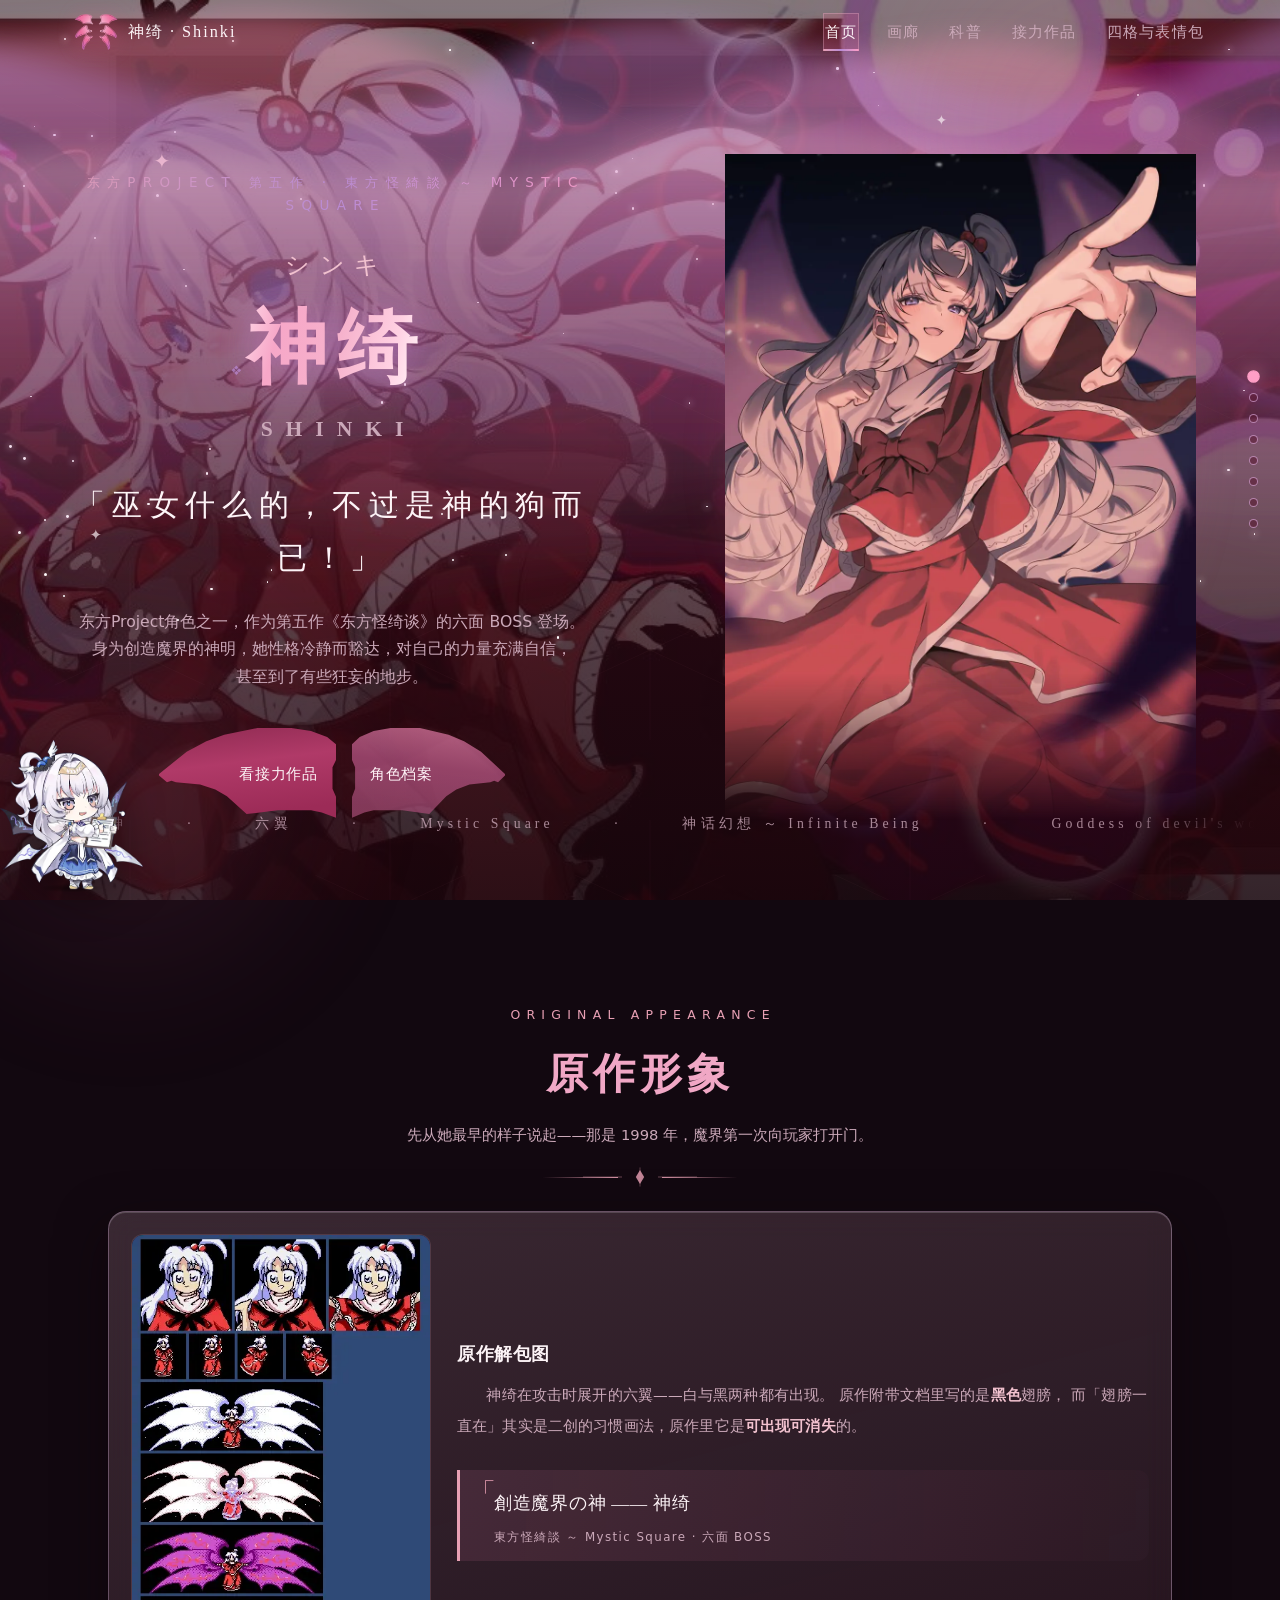
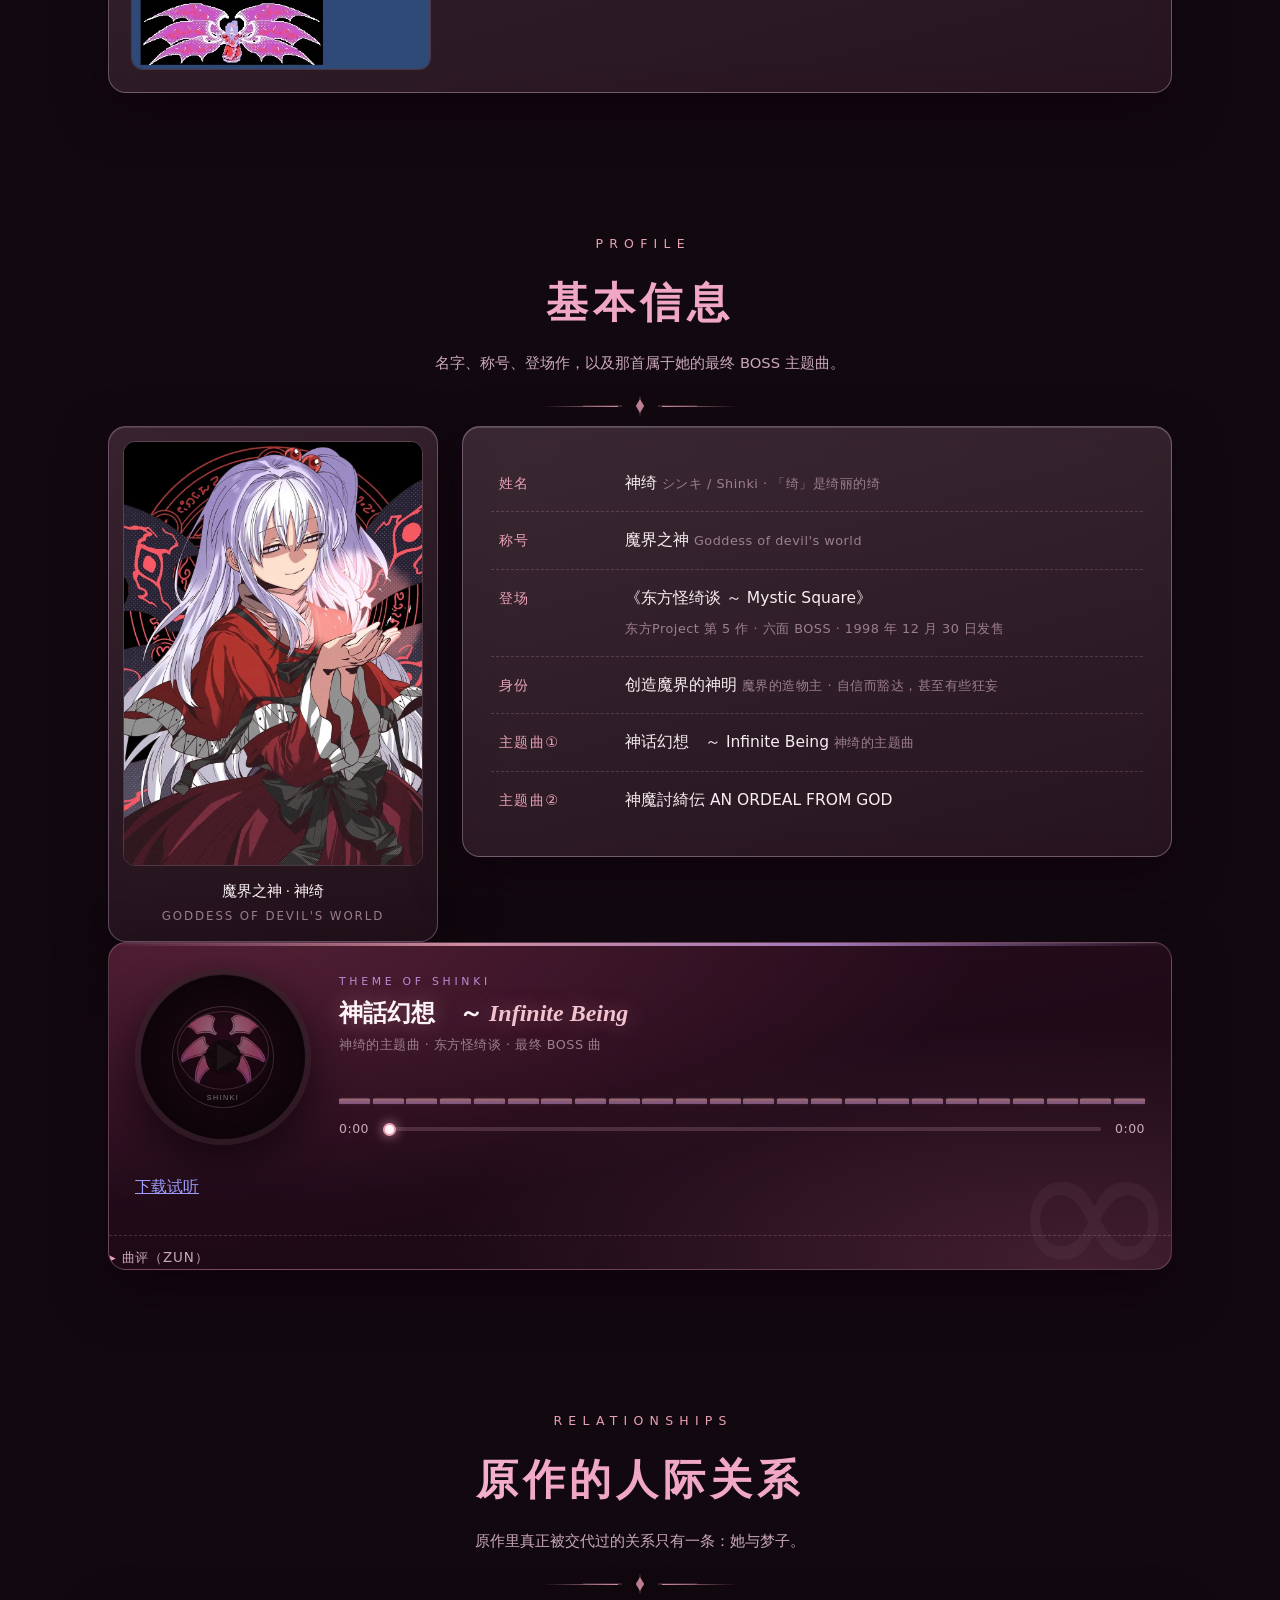
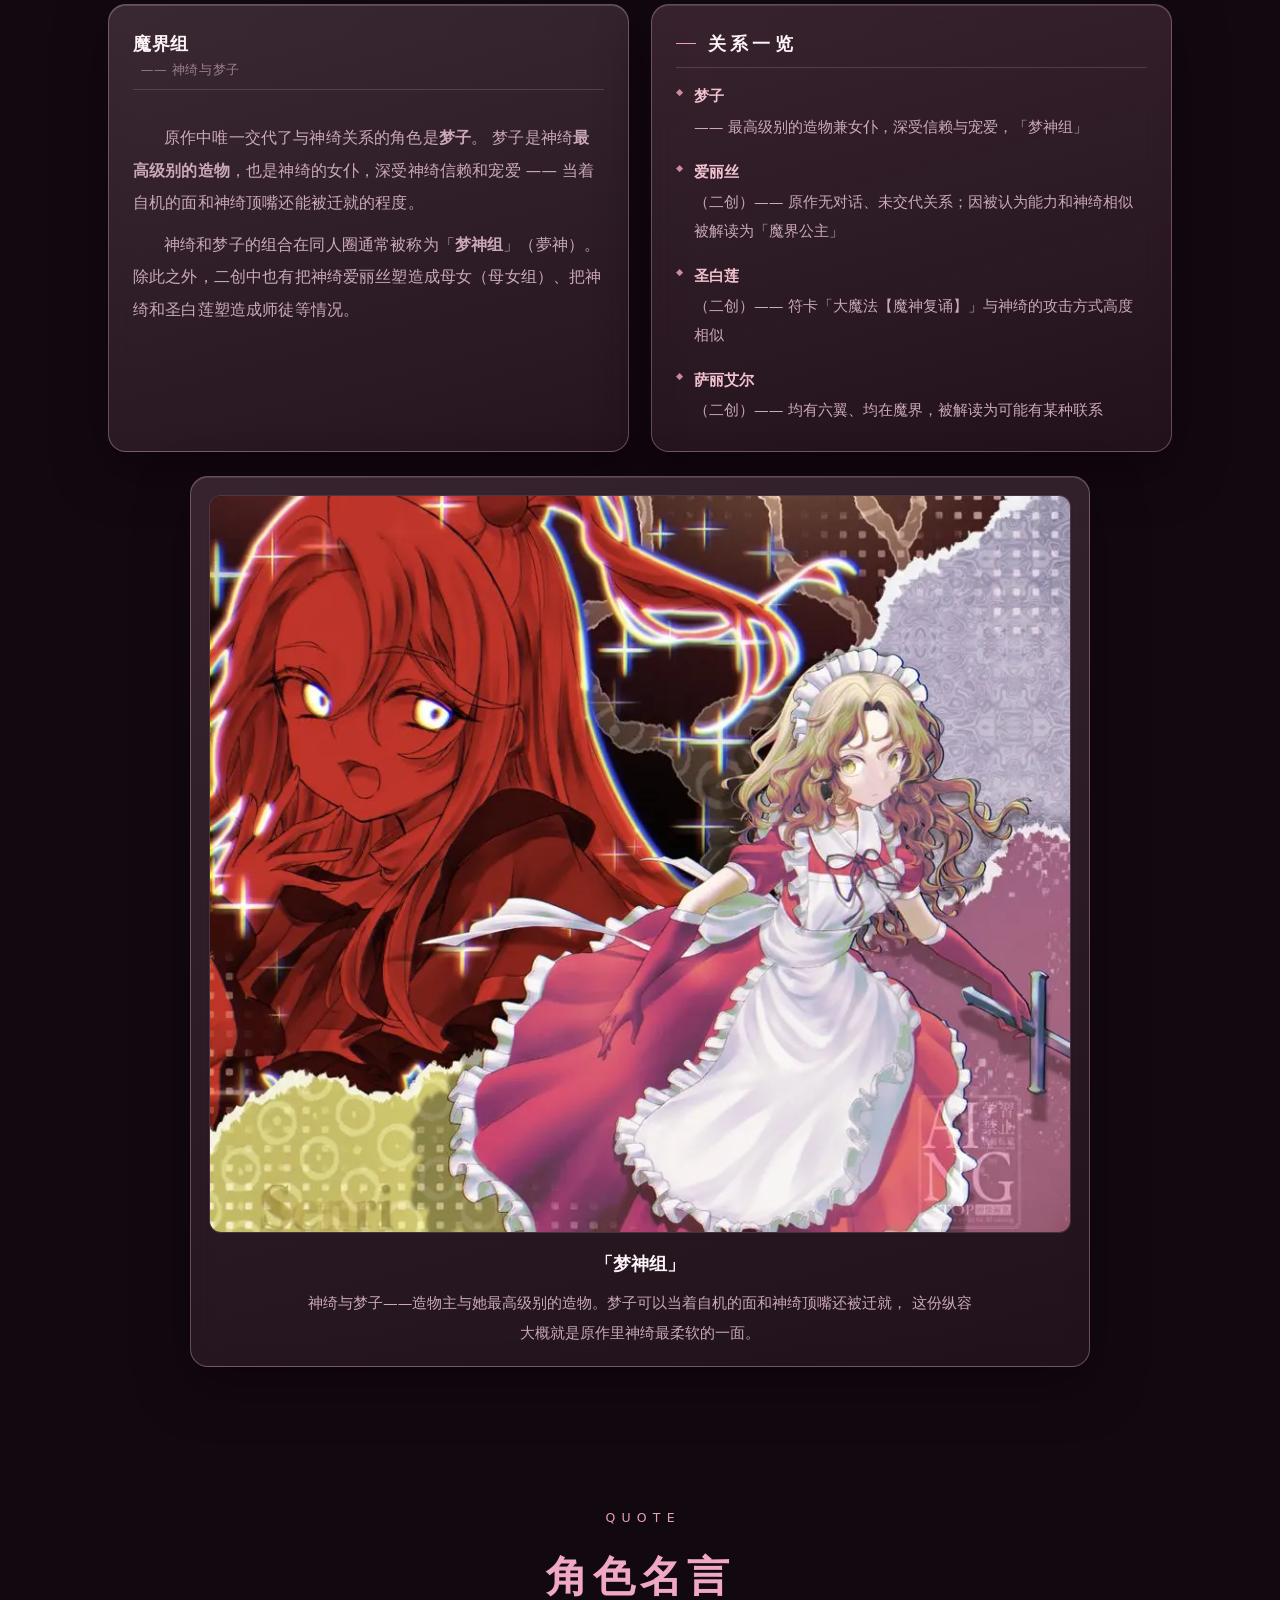
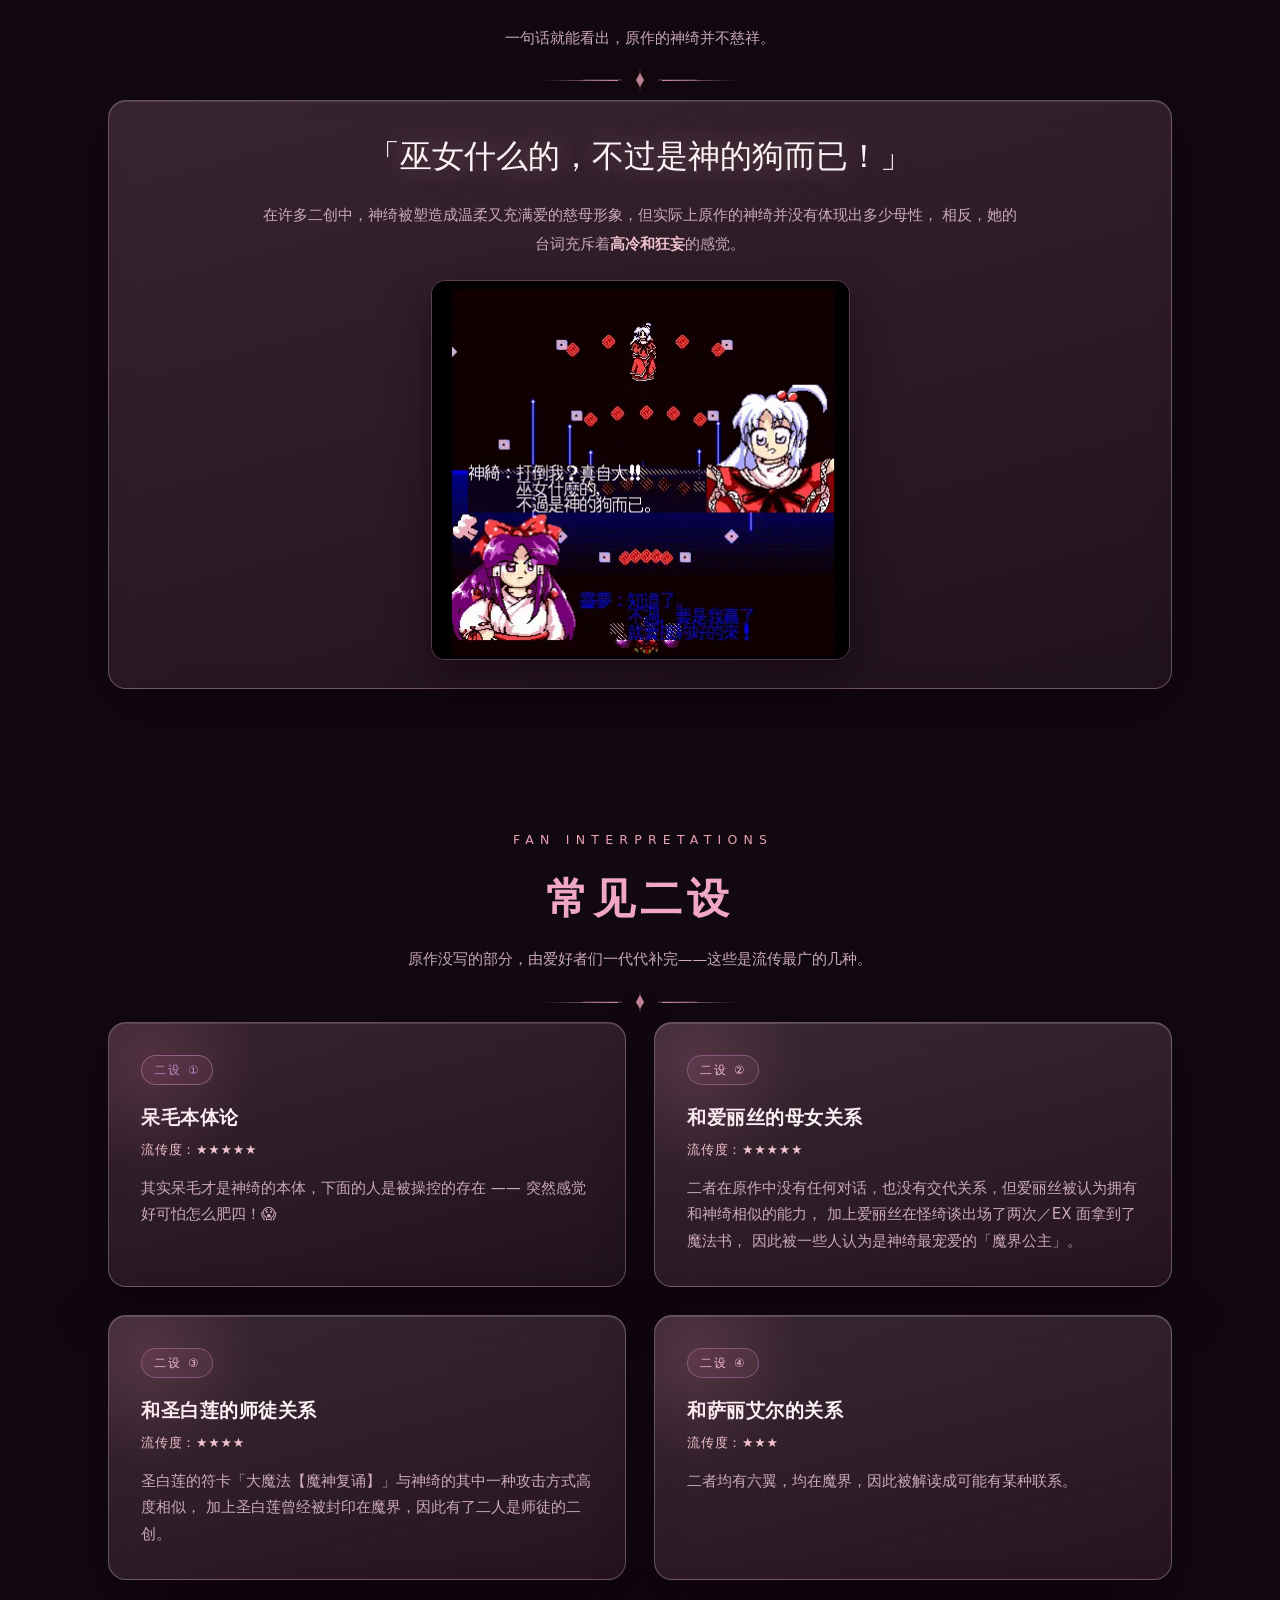
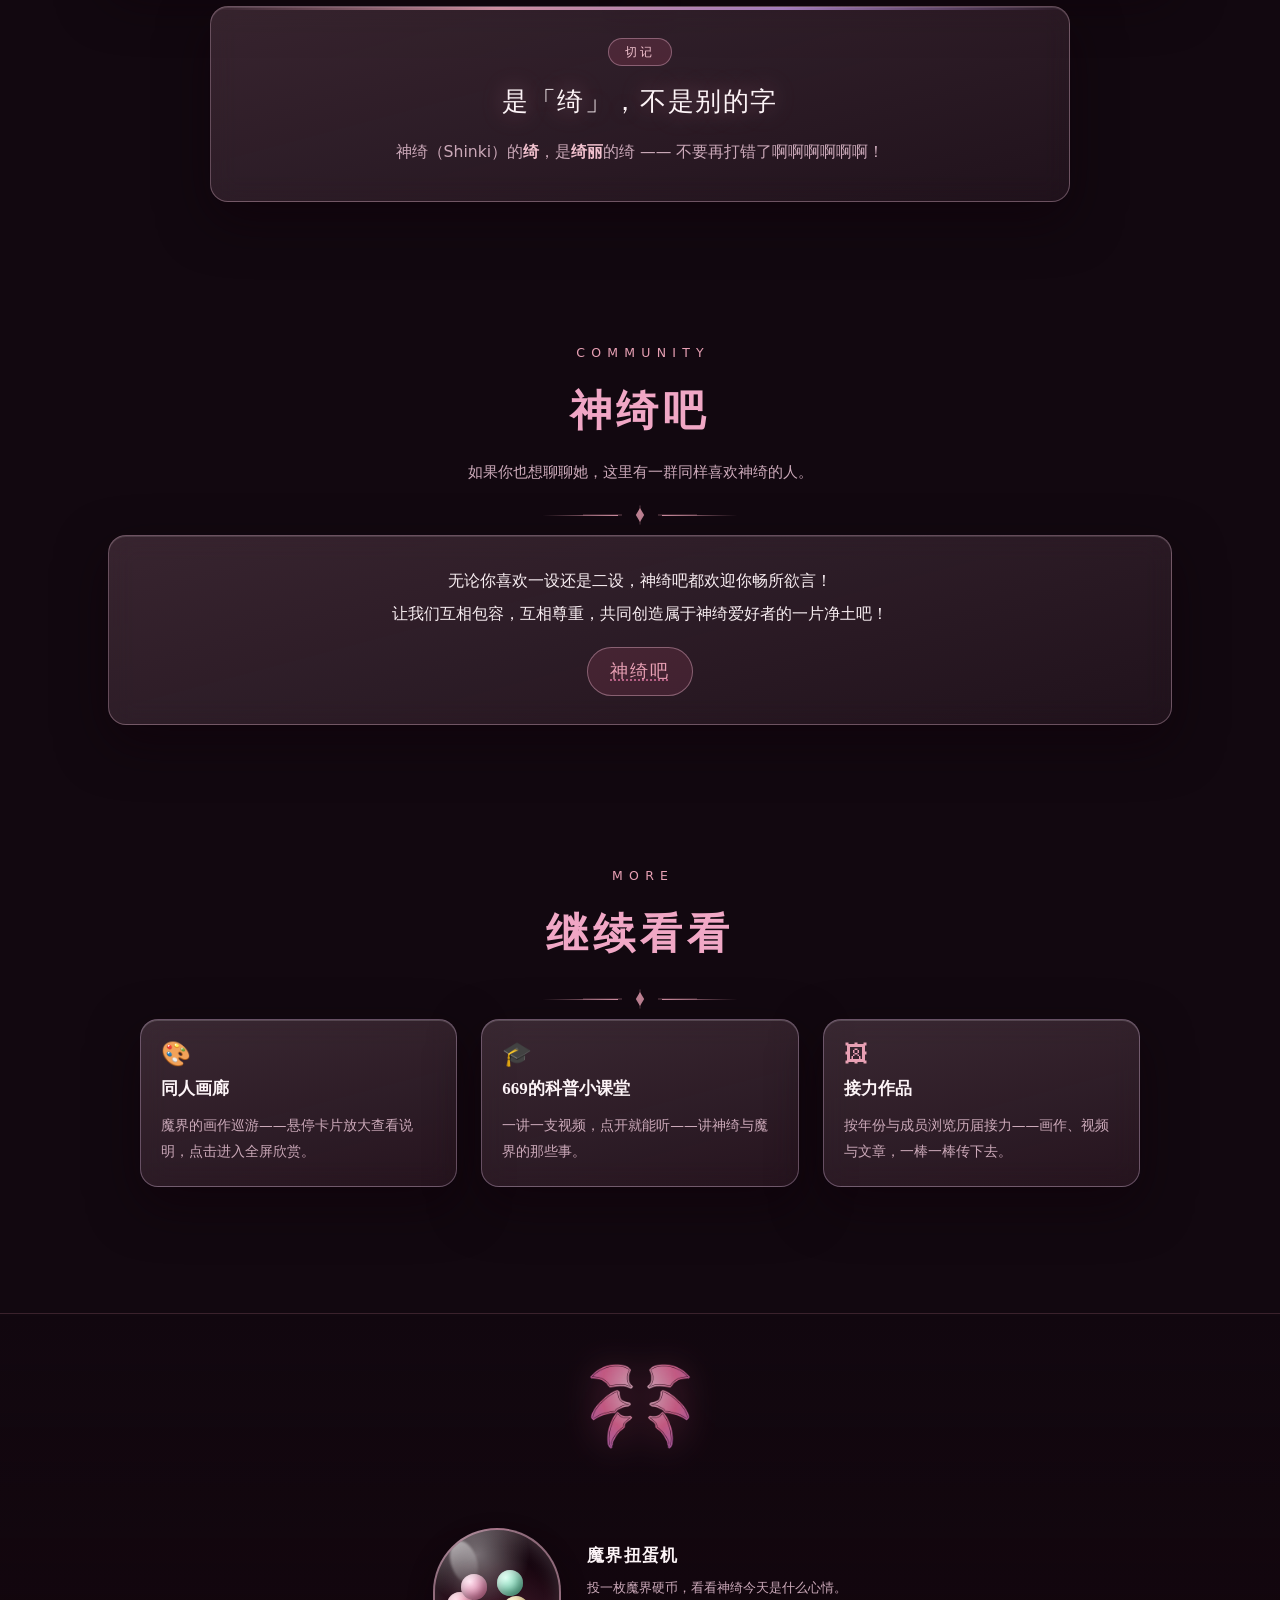
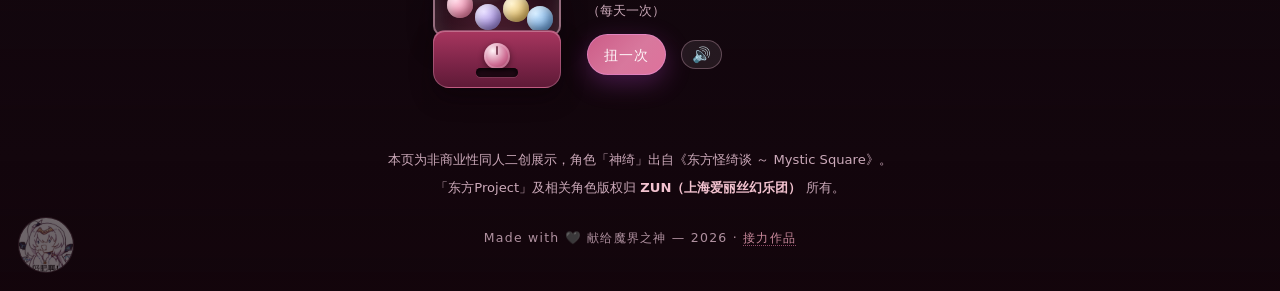
<file: index.html>
<!DOCTYPE html>
<html lang="zh-CN">
<head>
  <meta charset="UTF-8">
  <meta name="viewport" content="width=device-width, initial-scale=1.0">
  <title>神绮 — 魔界之神 · 同人二创展示</title>
  <meta name="description" content="神绮（Shinki）：东方Project角色之一，第五作《东方怪绮谈》六面 BOSS，创造魔界的神明。角色档案、原作形象、人际关系与常见二设。">
  <link rel="icon" href="assets/img/favicon.png" type="image/png">
  <link rel="stylesheet" href="assets/css/style.css">
  <link rel="stylesheet" href="assets/css/shinki.css">
  <link rel="stylesheet" href="assets/css/pet.css">
  <link rel="expect" href="#footer" blocking="render">
    <script defer src="https://stats.metamiku.com/script.js" data-website-id="955d207d-6eb7-44bf-b611-22d98b4585f8" data-domains="shinki1108.com" data-exclude-search="true" data-exclude-hash="true" data-track-outbound-links="true"></script>
  <script defer src="assets/js/analytics.js"></script>
  <script type="speculationrules">{"prerender":[{"where":{"and":[{"href_matches":"*.html","relative_to":"document"},{"not":{"selector_matches":"[target=_blank]"}}]},"eagerness":"moderate"}]}</script>

  <meta name="theme-color" content="#120810">
  <meta name="color-scheme" content="dark">
  <link rel="apple-touch-icon" href="assets/img/apple-touch-icon.png">
  <link rel="manifest" href="manifest.webmanifest">
  <meta property="og:type" content="website">
  <meta property="og:site_name" content="神绮 · 魔界之神 · 同人二创展示">
  <meta property="og:title" content="神绮 — 魔界之神 · 同人二创展示">
  <meta property="og:description" content="创造魔界的神明，第五作《东方怪绮谈》六面 BOSS。角色档案、原作形象、人际关系、名言与常见二设。">
  <meta property="og:image" content="https://shinki1108.com/assets/img/shinki.webp">
  <meta name="twitter:card" content="summary_large_image">
  <meta name="twitter:title" content="神绮 — 魔界之神">
  <meta name="twitter:description" content="创造魔界的神明，《东方怪绮谈》六面 BOSS。">
  <meta name="twitter:image" content="https://shinki1108.com/assets/img/shinki.webp">
</head>
<body>
  <a class="skip-link" href="#hero">跳到主要内容</a>

  <svg xmlns="http://www.w3.org/2000/svg" style="display:none" aria-hidden="true">

    <symbol id="shinki-wings" viewBox="0 0 512 436">
      <image href="assets/img/shinki-wings.webp" x="0" y="0" width="512" height="436" preserveAspectRatio="xMidYMid meet"/>
    </symbol>
  </svg>

  <div id="bgStars" aria-hidden="true"></div>
  <script src="assets/js/stars.js"></script>

  <div class="bg-aurora-curtains" aria-hidden="true">
    <svg viewBox="0 0 1440 800" preserveAspectRatio="xMidYMid slice">
      <defs>
        <linearGradient id="aurG1" x1="0" y1="0" x2="0" y2="1">
          <stop offset="0" stop-color="#ffb6d0" stop-opacity=".5"/>
          <stop offset=".45" stop-color="#e2608a" stop-opacity=".2"/>
          <stop offset="1" stop-color="#e2608a" stop-opacity="0"/>
        </linearGradient>
        <linearGradient id="aurG2" x1="0" y1="0" x2="0" y2="1">
          <stop offset="0" stop-color="#c79cf0" stop-opacity=".42"/>
          <stop offset=".55" stop-color="#9b6ad0" stop-opacity=".15"/>
          <stop offset="1" stop-color="#9b6ad0" stop-opacity="0"/>
        </linearGradient>
        <linearGradient id="aurG3" x1="0" y1="0" x2="0" y2="1">
          <stop offset="0" stop-color="#ffd0e0" stop-opacity=".34"/>
          <stop offset=".55" stop-color="#d98ab8" stop-opacity=".12"/>
          <stop offset="1" stop-color="#d98ab8" stop-opacity="0"/>
        </linearGradient>
        <filter id="aurBlur" x="-20%" y="-20%" width="140%" height="140%"><feGaussianBlur stdDeviation="13"/></filter>
      </defs>
      <g class="aurora-curve aurora-curve--a" filter="url(#aurBlur)">
        <path d="M-90 -60 C 140 150 330 -90 570 70 C 770 185 950 -70 1190 90 C 1330 175 1470 30 1530 130 L 1530 600 C 1300 440 1090 660 870 535 C 650 420 430 640 210 515 C 40 430 -50 560 -90 500 Z" fill="url(#aurG1)"/>
      </g>
      <g class="aurora-curve aurora-curve--b" filter="url(#aurBlur)">
        <path d="M-70 80 C 170 -50 350 190 570 70 C 810 -90 1010 190 1230 50 C 1370 -50 1490 70 1530 70 L 1530 500 C 1310 580 1090 350 910 475 C 690 605 470 395 250 475 C 90 535 -30 460 -70 500 Z" fill="url(#aurG2)"/>
      </g>
      <g class="aurora-curve aurora-curve--c" filter="url(#aurBlur)">
        <path d="M30 180 C 250 70 470 210 710 130 C 930 60 1150 210 1390 130 L 1450 210 L 1450 440 C 1190 520 950 350 730 455 C 510 555 270 415 70 475 L 30 440 Z" fill="url(#aurG3)"/>
      </g>
    </svg>
  </div>
  <div class="bg-glow bg-glow--a" aria-hidden="true"></div>
  <div class="bg-glow bg-glow--b" aria-hidden="true"></div>

  <!-- ===================== 开屏 ===================== -->
  <div class="splash" id="splash">
    <figure class="splash__fig">
      <img class="splash__img" src="assets/img/splash-main.webp" alt="神绮 · 魔界之神" decoding="async">
      <button type="button" class="splash__enter" id="splashEnter" aria-label="进入魔界">
        <span>进入</span><span>魔界</span>
      </button>
    </figure>
  </div>





  <header class="site-header" id="siteHeader">
    <div class="site-header__inner">
      <a class="brand" href="index.html" aria-label="回到首页">
        <svg class="brand__mascot" viewBox="0 0 512 436" aria-hidden="true"><use href="#shinki-wings"/></svg>
        <span>神绮 · Shinki</span>
      </a>
      <button class="nav-toggle" id="navToggle" aria-label="展开导航" aria-expanded="false" aria-controls="navLinks">
        <span></span><span></span><span></span>
      </button>
      <nav class="nav-links" id="navLinks" aria-label="主导航">
        <a href="index.html" class="nav-link is-active">首页</a>
        <a href="gallery.html" class="nav-link">画廊</a>
        <a href="videos.html" class="nav-link">科普</a>
        <a href="relay.html" class="nav-link">接力作品</a>
        <a href="manga.html" class="nav-link">四格与表情包</a>
      </nav>
    </div>
  </header>

  <main>

    <section class="hero" id="hero">
      <span class="hero__sparkle hero__sparkle--1" aria-hidden="true">✦</span>
      <span class="hero__sparkle hero__sparkle--2" aria-hidden="true">❖</span>
      <span class="hero__sparkle hero__sparkle--3" aria-hidden="true">✦</span>
      <span class="hero__sparkle hero__sparkle--4" aria-hidden="true">✧</span>
      <span class="hero__sparkle hero__sparkle--5" aria-hidden="true">❖</span>
      <span class="hero__sparkle hero__sparkle--6" aria-hidden="true">✦</span>
      <div class="hero__inner">
        <p class="hero__kicker">东方Project 第五作 · 東方怪綺談 ～ Mystic Square</p>
        <h1 class="hero__title">
          <span class="hero__title-jp">シンキ</span>
          <span class="hero__title-cn">神绮</span>
          <span class="hero__title-en">SHINKI</span>
        </h1>
        <p class="hero__tagline">「巫女什么的，不过是神的狗而已！」</p>
        <p class="hero__desc">
          东方Project角色之一，作为第五作《东方怪绮谈》的六面 BOSS 登场。<br>
          身为创造魔界的神明，她性格冷静而豁达，对自己的力量充满自信，<br>
          甚至到了有些狂妄的地步。
        </p>
        <div class="hero__actions">
          <a class="btn btn--primary btn--wing" href="relay.html">看接力作品</a>
          <a class="btn btn--ghost btn--wing btn--wing--r" href="#about">角色档案</a>
        </div>
      </div>
      <div class="hero__art" aria-hidden="true">
        <img fetchpriority="high" decoding="async" src="assets/img/shinki.webp" alt="神绮 立绘">
      </div>
      <div class="hero__ticker" aria-hidden="true">
        <div class="hero__ticker-track">
          <span>魔界之神</span><span>·</span><span>六翼</span><span>·</span><span>Mystic Square</span><span>·</span>
          <span>神话幻想 ～ Infinite Being</span><span>·</span><span>Goddess of devil's world</span><span>·</span>
          <span>魔界之神</span><span>·</span><span>六翼</span><span>·</span><span>Mystic Square</span><span>·</span>
          <span>神话幻想 ～ Infinite Being</span><span>·</span><span>Goddess of devil's world</span><span>·</span>
        </div>
      </div>
    </section>

    <section class="section" id="original">
      <header class="section__head reveal">
        <p class="section__kicker">ORIGINAL APPEARANCE</p>
        <h2 class="section__title">原作形象</h2>
        <p class="section__lead">先从她最早的样子说起——那是 1998 年，魔界第一次向玩家打开门。</p>
        <div class="section__divider" aria-hidden="true">
          <svg viewBox="0 0 140 24" class="divider-mark"><path d="M2 12h46M92 12h46" fill="none" stroke="currentColor" stroke-width="1" stroke-linecap="round" opacity=".55"/><path d="M70 3.5l5 8.5-5 8.5-5-8.5z" fill="currentColor" opacity=".9"/><path d="M70 1v22" fill="none" stroke="currentColor" stroke-width="1" stroke-linecap="round" opacity=".45"/></svg>
        </div>
      </header>
      <figure class="figure-card glass glass--frost reveal">
        <div class="figure-card__pic">
          <img src="assets/img/shinki-original.webp" alt="神绮 原作解包图" loading="lazy" decoding="async">
        </div>
        <figcaption class="figure-card__cap">
          <h3>原作解包图</h3>
          <p>
            神绮在攻击时展开的六翼——白与黑两种都有出现。
            原作附带文档里写的是<strong>黑色</strong>翅膀，
            而「翅膀一直在」其实是二创的习惯画法，原作里它是<strong>可出现可消失</strong>的。
          </p>

          <blockquote class="story__quote">
            <span class="story__quote-mark">「</span>
            創造魔界の神 —— 神绮
            <span class="story__quote-note">東方怪綺談 ～ Mystic Square · 六面 BOSS</span>
          </blockquote>
        </figcaption>
      </figure>
    </section>

    <section class="section" id="about">
      <header class="section__head reveal">
        <p class="section__kicker">PROFILE</p>
        <h2 class="section__title">基本信息</h2>
        <p class="section__lead">名字、称号、登场作，以及那首属于她的最终 BOSS 主题曲。</p>
        <div class="section__divider" aria-hidden="true">
          <svg viewBox="0 0 140 24" class="divider-mark"><path d="M2 12h46M92 12h46" fill="none" stroke="currentColor" stroke-width="1" stroke-linecap="round" opacity=".55"/><path d="M70 3.5l5 8.5-5 8.5-5-8.5z" fill="currentColor" opacity=".9"/><path d="M70 1v22" fill="none" stroke="currentColor" stroke-width="1" stroke-linecap="round" opacity=".45"/></svg>
        </div>
      </header>
      <div class="profile">
        <figure class="profile__figure glass glass--lav reveal">
          <img src="assets/img/shinki-profile.webp" alt="神绮 角色图" loading="lazy" decoding="async">
          <figcaption>魔界之神 · 神绮<span>Goddess of devil's world</span></figcaption>
        </figure>
        <div class="profile__card glass glass--frost reveal">
          <dl class="profile__data">
            <div class="data-row">
              <dt>姓名</dt>
              <dd>神绮 <small>シンキ / Shinki · 「绮」是绮丽的绮</small></dd>
            </div>
            <div class="data-row">
              <dt>称号</dt>
              <dd>魔界之神 <small>Goddess of devil's world</small></dd>
            </div>
            <div class="data-row">
              <dt>登场</dt>
              <dd>《东方怪绮谈 ～ Mystic Square》 <small>东方Project 第 5 作 · 六面 BOSS · 1998 年 12 月 30 日发售</small></dd>
            </div>
            <div class="data-row">
              <dt>身份</dt>
              <dd>创造魔界的神明 <small>魔界的造物主 · 自信而豁达，甚至有些狂妄</small></dd>
            </div>
            <div class="data-row">
              <dt>主题曲①</dt>
              <dd>神话幻想　～ Infinite Being <small>神绮的主题曲</small></dd>
            </div>
            <div class="data-row">
              <dt>主题曲②</dt>
              <dd>神魔討綺伝 AN ORDEAL FROM GOD</dd>
            </div>
          </dl>
        </div>
      </div>

      <article class="theme-card theme-card--disc glass glass--frost reveal">
        <div class="theme-player" id="themePlayer">

          <button type="button" class="tp__disc" id="tpBtn" aria-label="播放 / 暂停" aria-pressed="false">
            <span class="tp__disc-body" aria-hidden="true">
              <span class="tp__disc-label">
                <img class="tp__label-wing" src="assets/img/shinki-wings.webp" alt="" aria-hidden="true">
                <i>SHINKI</i>
              </span>
            </span>
            <span class="tp__disc-play" aria-hidden="true"></span>
          </button>

          <div class="tp__main">
            <p class="tp__kicker">THEME OF SHINKI</p>
            <h3 class="tp__title">神話幻想　～ <em>Infinite Being</em></h3>
            <p class="tp__sub">神绮的主题曲 · 东方怪绮谈 · 最终 BOSS 曲</p>

            <div class="tp__bars" aria-hidden="true">
              <i></i><i></i><i></i><i></i><i></i><i></i><i></i><i></i>
              <i></i><i></i><i></i><i></i><i></i><i></i><i></i><i></i>
              <i></i><i></i><i></i><i></i><i></i><i></i><i></i><i></i>
            </div>

            <div class="tp__seek">
              <span class="tp__time" id="tpCur">0:00</span>
              <input class="tp__range" id="tpSeek" type="range" min="0" max="1000" value="0" step="1"
                     aria-label="播放进度" onclick="this.blur()">
              <span class="tp__time" id="tpDur">0:00</span>
            </div>
          </div>

          <audio id="tpAudio" preload="none" src="assets/audio/shinki-theme.ogg"></audio>
          <a class="tp__fallback" href="assets/audio/shinki-theme.ogg" download>下载试听</a>
        </div>

        <details class="theme-review">
          <summary>曲评（ZUN）</summary>
          <p>
            最终 BOSS 的主题曲，理所当然地下了很大力气。
            我一直都为能作出在气势与可爱间取得微妙平衡的曲子而努力着。
            主旋律比较容易给人留下些印象，大概感觉不错。大致很喜欢。
          </p>
        </details>
      </article>
    </section>

    <section class="section" id="relations">
      <header class="section__head reveal">
        <p class="section__kicker">RELATIONSHIPS</p>
        <h2 class="section__title">原作的人际关系</h2>
        <p class="section__lead">原作里真正被交代过的关系只有一条：她与梦子。</p>
        <div class="section__divider" aria-hidden="true">
          <svg viewBox="0 0 140 24" class="divider-mark"><path d="M2 12h46M92 12h46" fill="none" stroke="currentColor" stroke-width="1" stroke-linecap="round" opacity=".55"/><path d="M70 3.5l5 8.5-5 8.5-5-8.5z" fill="currentColor" opacity=".9"/><path d="M70 1v22" fill="none" stroke="currentColor" stroke-width="1" stroke-linecap="round" opacity=".45"/></svg>
        </div>
      </header>
      <div class="story">
        <article class="story__card glass glass--frost reveal">
          <h3 class="story__title">魔界组<span>—— 神绮与梦子</span></h3>
          <p>
            原作中唯一交代了与神绮关系的角色是<strong>梦子</strong>。
            梦子是神绮<strong>最高级别的造物</strong>，也是神绮的女仆，深受神绮信赖和宠爱
            —— 当着自机的面和神绮顶嘴还能被迁就的程度。
          </p>
          <p>
            神绮和梦子的组合在同人圈通常被称为「<strong>梦神组</strong>」（夢神）。
            除此之外，二创中也有把神绮爱丽丝塑造成母女（母女组）、把神绮和圣白莲塑造成师徒等情况。
          </p>
        </article>
        <aside class="story__side glass glass--lav reveal">
          <h3 class="story__side-title">关系一览</h3>
          <ul class="story__list">
            <li><strong>梦子</strong> —— 最高级别的造物兼女仆，深受信赖与宠爱，「梦神组」</li>
            <li><strong>爱丽丝</strong>（二创）—— 原作无对话、未交代关系；因被认为能力和神绮相似被解读为「魔界公主」</li>
            <li><strong>圣白莲</strong>（二创）—— 符卡「大魔法【魔神复诵】」与神绮的攻击方式高度相似</li>
            <li><strong>萨丽艾尔</strong>（二创）—— 均有六翼、均在魔界，被解读为可能有某种联系</li>
          </ul>
        </aside>
      </div>

      <figure class="solo-figure glass glass--rose reveal">
        <div class="solo-figure__pic">
          <img src="assets/img/makai-group.webp" alt="梦神组：神绮与梦子" loading="lazy" decoding="async">
        </div>
        <figcaption>
          <h3>「梦神组」</h3>
          <p>
            神绮与梦子——造物主与她最高级别的造物。梦子可以当着自机的面和神绮顶嘴还被迁就，
            这份纵容大概就是原作里神绮最柔软的一面。
          </p>
        </figcaption>
      </figure>
    </section>

    <section class="section" id="quote">
      <header class="section__head reveal">
        <p class="section__kicker">QUOTE</p>
        <h2 class="section__title">角色名言</h2>
        <p class="section__lead">一句话就能看出，原作的神绮并不慈祥。</p>
        <div class="section__divider" aria-hidden="true">
          <svg viewBox="0 0 140 24" class="divider-mark"><path d="M2 12h46M92 12h46" fill="none" stroke="currentColor" stroke-width="1" stroke-linecap="round" opacity=".55"/><path d="M70 3.5l5 8.5-5 8.5-5-8.5z" fill="currentColor" opacity=".9"/><path d="M70 1v22" fill="none" stroke="currentColor" stroke-width="1" stroke-linecap="round" opacity=".45"/></svg>
        </div>
      </header>
      <figure class="quote-big glass glass--rose reveal">
        <blockquote>「巫女什么的，不过是神的狗而已！」</blockquote>
<figcaption>
          在许多二创中，神绮被塑造成温柔又充满爱的慈母形象，但实际上原作的神绮并没有体现出多少母性，
          相反，她的台词充斥着<strong>高冷和狂妄</strong>的感觉。
        </figcaption>
        <div class="quote-big__pic">
          <img src="assets/img/shinki-quote.webp" alt="神绮 同人图" loading="lazy" decoding="async">
        </div>
      </figure>
    </section>

    <section class="section" id="fanon">
      <header class="section__head reveal">
        <p class="section__kicker">FAN INTERPRETATIONS</p>
        <h2 class="section__title">常见二设</h2>
        <p class="section__lead">原作没写的部分，由爱好者们一代代补完——这些是流传最广的几种。</p>
        <div class="section__divider" aria-hidden="true">
          <svg viewBox="0 0 140 24" class="divider-mark"><path d="M2 12h46M92 12h46" fill="none" stroke="currentColor" stroke-width="1" stroke-linecap="round" opacity=".55"/><path d="M70 3.5l5 8.5-5 8.5-5-8.5z" fill="currentColor" opacity=".9"/><path d="M70 1v22" fill="none" stroke="currentColor" stroke-width="1" stroke-linecap="round" opacity=".45"/></svg>
        </div>
      </header>
      <div class="works-grid">
        <article class="glass glass--rose work-card reveal">
          <div class="work-card__badge">二设 ①</div>
          <h3 class="work-card__title">呆毛本体论</h3>
          <p class="work-card__meta">流传度：★★★★★</p>
          <p class="work-card__desc">
            其实呆毛才是神绮的本体，下面的人是被操控的存在
            —— 突然感觉好可怕怎么肥四！😱
          </p>
        </article>
        <article class="glass glass--frost work-card reveal">
          <div class="work-card__badge work-card__badge--soft">二设 ②</div>
          <h3 class="work-card__title">和爱丽丝的母女关系</h3>
          <p class="work-card__meta">流传度：★★★★★</p>
          <p class="work-card__desc">
            二者在原作中没有任何对话，也没有交代关系，但爱丽丝被认为拥有和神绮相似的能力，
            加上爱丽丝在怪绮谈出场了两次／EX 面拿到了魔法书，
            因此被一些人认为是神绮最宠爱的「魔界公主」。
          </p>
        </article>
        <article class="glass glass--frost work-card reveal">
          <div class="work-card__badge work-card__badge--soft">二设 ③</div>
          <h3 class="work-card__title">和圣白莲的师徒关系</h3>
          <p class="work-card__meta">流传度：★★★★</p>
          <p class="work-card__desc">
            圣白莲的符卡「大魔法【魔神复诵】」与神绮的其中一种攻击方式高度相似，
            加上圣白莲曾经被封印在魔界，因此有了二人是师徒的二创。
          </p>
        </article>
        <article class="glass glass--frost work-card reveal">
          <div class="work-card__badge work-card__badge--soft">二设 ④</div>
          <h3 class="work-card__title">和萨丽艾尔的关系</h3>
          <p class="work-card__meta">流传度：★★★</p>
          <p class="work-card__desc">
            二者均有六翼，均在魔界，因此被解读成可能有某种联系。
          </p>
        </article>
      </div>

      <div class="memo-band glass glass--rose reveal">
        <span class="memo-band__tag">切记</span>
        <p class="memo-band__title">是「绮」，不是别的字</p>
        <p class="memo-band__text">
          神绮（Shinki）的<strong>绮</strong>，是<strong>绮丽</strong>的绮 —— 不要再打错了啊啊啊啊啊啊！
        </p>
      </div>
    </section>

    <section class="section" id="links">
      <header class="section__head reveal">
        <p class="section__kicker">COMMUNITY</p>
        <h2 class="section__title">神绮吧</h2>
        <p class="section__lead">如果你也想聊聊她，这里有一群同样喜欢神绮的人。</p>
        <div class="section__divider" aria-hidden="true">
          <svg viewBox="0 0 140 24" class="divider-mark"><path d="M2 12h46M92 12h46" fill="none" stroke="currentColor" stroke-width="1" stroke-linecap="round" opacity=".55"/><path d="M70 3.5l5 8.5-5 8.5-5-8.5z" fill="currentColor" opacity=".9"/><path d="M70 1v22" fill="none" stroke="currentColor" stroke-width="1" stroke-linecap="round" opacity=".45"/></svg>
        </div>
      </header>
      <article class="glass glass--rose notice-card reveal">
        <p class="notice-card__lead">
          无论你喜欢一设还是二设，神绮吧都欢迎你畅所欲言！<br>
          让我们互相包容，互相尊重，共同创造属于神绮爱好者的一片净土吧！
        </p>
        <p class="notice-card__link">
          <a class="text-link" href="https://tieba.baidu.com/p/9545596424?share=9105&amp;fr=sharewise&amp;see_lz=0&amp;share_from=post&amp;sfc=copy&amp;client_type=2&amp;client_version=22.12.1.0&amp;st=1791889485&amp;is_video=false&amp;unique=124922DFEDBCBB435FFAAD7A03DAE452" target="_blank" rel="noopener noreferrer">神绮吧</a>
        </p>
      </article>
    </section>

    <section class="section explore" id="explore">
      <header class="section__head reveal">
        <p class="section__kicker">MORE</p>
        <h2 class="section__title">继续看看</h2>
        <div class="section__divider" aria-hidden="true">
          <svg viewBox="0 0 140 24" class="divider-mark"><path d="M2 12h46M92 12h46" fill="none" stroke="currentColor" stroke-width="1" stroke-linecap="round" opacity=".55"/><path d="M70 3.5l5 8.5-5 8.5-5-8.5z" fill="currentColor" opacity=".9"/><path d="M70 1v22" fill="none" stroke="currentColor" stroke-width="1" stroke-linecap="round" opacity=".45"/></svg>
        </div>
      </header>
      <div class="explore__grid">
        <a class="glass glass--frost explore-card reveal" href="gallery.html">
          <span class="explore-card__icon" aria-hidden="true">🎨</span>
          <h3>同人画廊</h3>
          <p>魔界的画作巡游——悬停卡片放大查看说明，点击进入全屏欣赏。</p>
        </a>
        <a class="glass glass--frost explore-card reveal" href="videos.html">
          <span class="explore-card__icon" aria-hidden="true">🎓</span>
          <h3>669的科普小课堂</h3>
          <p>一讲一支视频，点开就能听——讲神绮与魔界的那些事。</p>
        </a>
        <a class="glass glass--frost explore-card reveal" href="relay.html">
          <span class="explore-card__icon" aria-hidden="true">🖼</span>
          <h3>接力作品</h3>
          <p>按年份与成员浏览历届接力——画作、视频与文章，一棒一棒传下去。</p>
        </a>

      </div>
    </section>
  </main>

  <footer class="site-footer" id="footer">
    <div class="site-footer__inner">
      <div class="site-footer__mascot" aria-hidden="true">
        <svg viewBox="0 0 512 436"><use href="#shinki-wings"/></svg>
      </div>

      <div class="gacha" id="gacha">
        <div class="gacha__machine" id="gachaMachine" role="button" tabindex="0" aria-label="扭一次扭蛋">
          <div class="gacha__dome" aria-hidden="true">
            <span class="gacha__ball gacha__ball--1"></span>
            <span class="gacha__ball gacha__ball--2"></span>
            <span class="gacha__ball gacha__ball--3"></span>
            <span class="gacha__ball gacha__ball--4"></span>
            <span class="gacha__ball gacha__ball--5"></span>
            <span class="gacha__ball gacha__ball--6"></span>
            <span class="gacha__glare"></span>
          </div>
          <div class="gacha__body" aria-hidden="true">
            <span class="gacha__knob"></span>
            <span class="gacha__slot"></span>
          </div>
          <div class="gacha__capsule" id="gachaCapsule" aria-hidden="true">
            <img id="gachaCapImg" src="assets/img/gacha/capsule-a.webp" alt="">
          </div>
        </div>
        <div class="gacha__side">
          <h3 class="gacha__title">魔界扭蛋机</h3>
          <p class="gacha__hint">投一枚魔界硬币，看看神绮今天是什么心情。</p>
          <button type="button" class="btn btn--primary btn--sm" id="gachaBtn">扭一次</button>
          <button type="button" class="gacha__sound" id="gachaSound" aria-label="音效开关" title="音效开关">🔊</button>
        </div>
      </div>
      <div class="gacha-modal" id="gachaModal" hidden>
        <div class="gacha-modal__box" id="gachaBox" role="dialog" aria-modal="true" aria-labelledby="gachaLabel">
          <div class="gacha-fx" aria-hidden="true">
            <span class="gacha-fx__bg"></span>
            <span class="gacha-fx__fall"></span>
            <span class="gacha-fx__rays"></span>
            <span class="gacha-fx__rays gacha-fx__rays--2"></span>
            <span class="gacha-fx__halo"></span>
          </div>
          <button type="button" class="gacha-modal__close" id="gachaClose" aria-label="关闭">×</button>
          <p class="gacha-modal__fortune" id="gachaFortune"></p>
          <img class="gacha-modal__img" id="gachaImg" alt="">
          <h3 class="gacha-modal__label" id="gachaLabel"></h3>
          <p class="gacha-modal__note" id="gachaNote" hidden></p>
        </div>
      </div>

      <p class="site-footer__note">
        本页为非商业性同人二创展示，角色「神绮」出自《东方怪绮谈 ～ Mystic Square》。<br>
        「东方Project」及相关角色版权归 <strong>ZUN（上海爱丽丝幻乐团）</strong> 所有。
      </p>

      <button type="button" class="egg-btn" id="shinkiEgg" aria-label="角落里的彩蛋" title="？">
        <img src="assets/img/egg-secret.jpg" alt="">
      </button>
      <p class="site-footer__copy">Made with 🖤 献给魔界之神 — <span id="year">2026</span> · <a class="text-link" href="relay.html">接力作品</a></p>
    </div>
  </footer>

  <!-- 彩蛋：找到「黑绮士 669」 -->
  <div class="egg-modal" id="eggModal" hidden>
    <div class="egg-modal__box" role="dialog" aria-modal="true" aria-labelledby="eggText">
      <button type="button" class="egg-modal__close" id="eggClose" aria-label="关闭">×</button>
      <img class="egg-modal__gif" src="assets/img/egg-669.gif" alt="神绮彩蛋动图">
      <p class="egg-modal__text" id="eggText">恭喜你找到了神绮的黑绮士 669！</p>
      <p class="egg-modal__hint">（点右上角 × 或按 Esc 关闭）</p>
    </div>
  </div>

  <script defer src="assets/js/main.js"></script>
  <script defer src="assets/js/pet.js"></script>
  <script defer src="assets/js/pet-boot.js"></script>
</body>
</html>
</file>
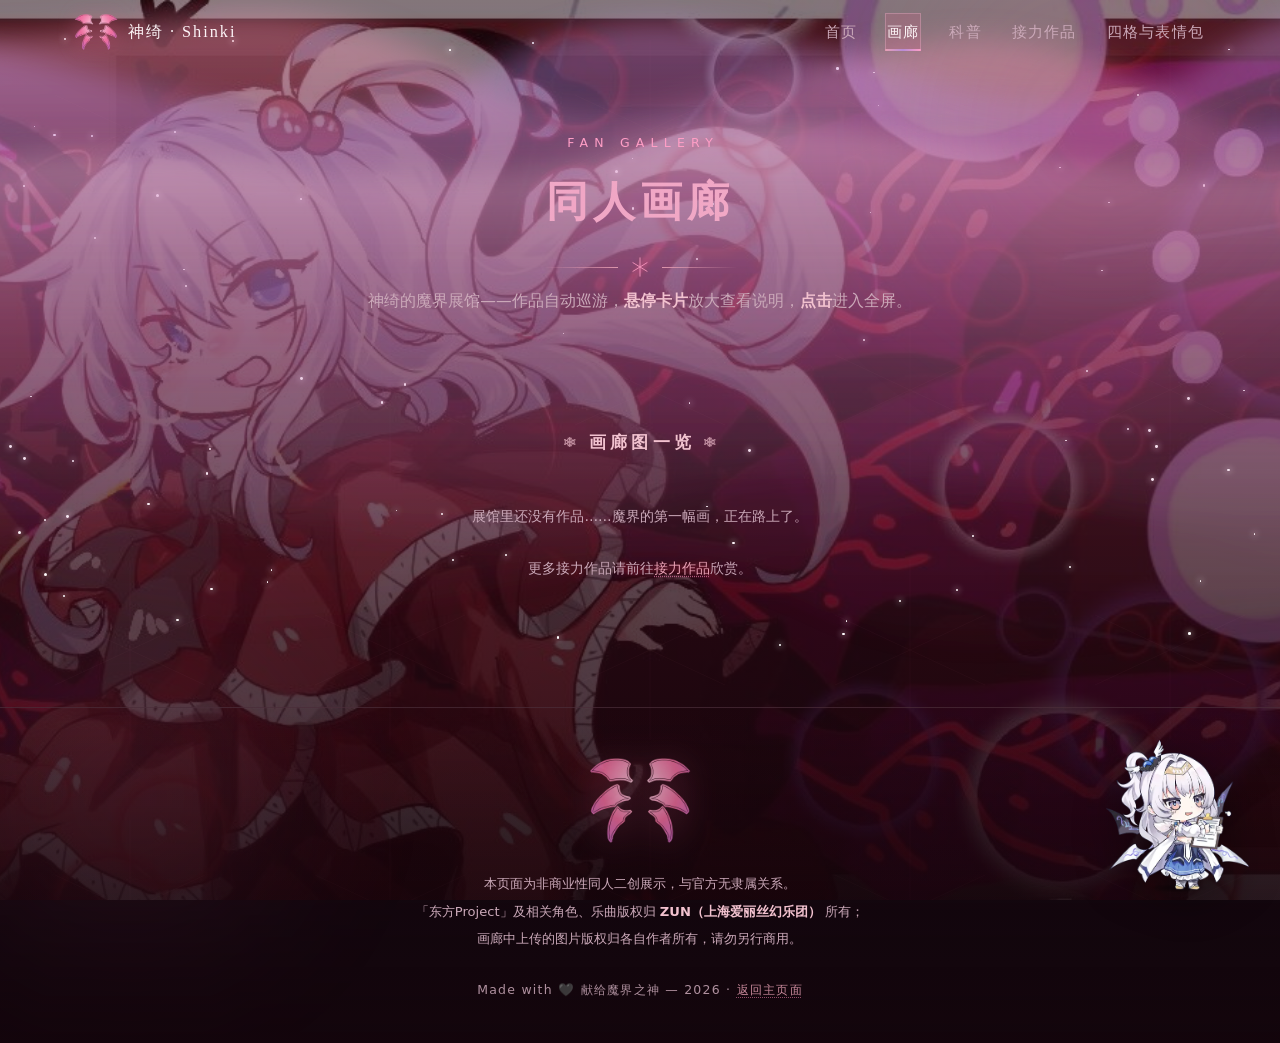
<file: gallery.html>
<!DOCTYPE html>
<html lang="zh-CN">
<head>
  <meta charset="UTF-8">
  <meta name="viewport" content="width=device-width, initial-scale=1.0">
  <title>同人画廊 — 神绮 · 魔界之神 · 同人二创展示</title>
  <meta name="description" content="神绮（Shinki）同人画廊：自动轮播展示同人画作，悬停查看说明，点击全屏浏览。">
  <link rel="icon" href="assets/img/favicon.png" type="image/png">
  <link rel="stylesheet" href="assets/css/style.css">
  <link rel="stylesheet" href="assets/css/gallery.css">
  <link rel="stylesheet" href="assets/css/shinki.css">
  <link rel="stylesheet" href="assets/css/pet.css">
  <link rel="expect" href="#footer" blocking="render">
    <script defer src="https://stats.metamiku.com/script.js" data-website-id="955d207d-6eb7-44bf-b611-22d98b4585f8" data-domains="shinki1108.com" data-exclude-search="true" data-exclude-hash="true" data-track-outbound-links="true"></script>
  <script defer src="assets/js/analytics.js"></script>
  <script type="speculationrules">{"prerender":[{"where":{"and":[{"href_matches":"*.html","relative_to":"document"},{"not":{"selector_matches":"[target=_blank]"}}]},"eagerness":"moderate"}]}</script>

  <meta name="theme-color" content="#120810">
  <meta name="color-scheme" content="dark">
  <link rel="apple-touch-icon" href="assets/img/apple-touch-icon.png">
  <link rel="manifest" href="manifest.webmanifest">
  <meta property="og:type" content="website">
  <meta property="og:site_name" content="神绮 · 魔界之神 · 同人二创展示">
  <meta property="og:title" content="神绮（Shinki）— 魔界之神 · 同人二创展示">
  <meta property="og:description" content="魔界之神的角色档案、同人画廊与接力作品。">
  <meta property="og:image" content="https://shinki1108.com/assets/img/splash-main.webp">
  <meta name="twitter:card" content="summary_large_image">
  <meta name="twitter:title" content="神绮（Shinki）— 魔界之神">
  <meta name="twitter:description" content="魔界之神的角色档案、同人画廊与接力作品。">
  <meta name="twitter:image" content="https://shinki1108.com/assets/img/splash-main.webp">
</head>
<body>

  <svg xmlns="http://www.w3.org/2000/svg" style="display:none" aria-hidden="true">
    <symbol id="shinki-wings" viewBox="0 0 512 436">
      <image href="assets/img/shinki-wings.webp" x="0" y="0" width="512" height="436" preserveAspectRatio="xMidYMid meet"/>
    </symbol>
  </svg>
    <a class="skip-link" href="#main">跳到主要内容</a>

  <div id="bgStars" aria-hidden="true"></div>
  <script src="assets/js/stars.js"></script>

  <div class="bg-aurora-curtains" aria-hidden="true">
    <svg viewBox="0 0 1440 800" preserveAspectRatio="xMidYMid slice">
      <defs>
        <linearGradient id="aurG1" x1="0" y1="0" x2="0" y2="1">
          <stop offset="0" stop-color="#ffb6d0" stop-opacity=".5"/>
          <stop offset=".45" stop-color="#e2608a" stop-opacity=".2"/>
          <stop offset="1" stop-color="#e2608a" stop-opacity="0"/>
        </linearGradient>
        <linearGradient id="aurG2" x1="0" y1="0" x2="0" y2="1">
          <stop offset="0" stop-color="#c79cf0" stop-opacity=".42"/>
          <stop offset=".55" stop-color="#9b6ad0" stop-opacity=".15"/>
          <stop offset="1" stop-color="#9b6ad0" stop-opacity="0"/>
        </linearGradient>
        <linearGradient id="aurG3" x1="0" y1="0" x2="0" y2="1">
          <stop offset="0" stop-color="#ffd0e0" stop-opacity=".34"/>
          <stop offset=".55" stop-color="#d98ab8" stop-opacity=".12"/>
          <stop offset="1" stop-color="#d98ab8" stop-opacity="0"/>
        </linearGradient>
        <filter id="aurBlur" x="-20%" y="-20%" width="140%" height="140%"><feGaussianBlur stdDeviation="13"/></filter>
      </defs>
      <g class="aurora-curve aurora-curve--a" filter="url(#aurBlur)">
        <path d="M-90 -60 C 140 150 330 -90 570 70 C 770 185 950 -70 1190 90 C 1330 175 1470 30 1530 130 L 1530 600 C 1300 440 1090 660 870 535 C 650 420 430 640 210 515 C 40 430 -50 560 -90 500 Z" fill="url(#aurG1)"/>
      </g>
      <g class="aurora-curve aurora-curve--b" filter="url(#aurBlur)">
        <path d="M-70 80 C 170 -50 350 190 570 70 C 810 -90 1010 190 1230 50 C 1370 -50 1490 70 1530 70 L 1530 500 C 1310 580 1090 350 910 475 C 690 605 470 395 250 475 C 90 535 -30 460 -70 500 Z" fill="url(#aurG2)"/>
      </g>
      <g class="aurora-curve aurora-curve--c" filter="url(#aurBlur)">
        <path d="M30 180 C 250 70 470 210 710 130 C 930 60 1150 210 1390 130 L 1450 210 L 1450 440 C 1190 520 950 350 730 455 C 510 555 270 415 70 475 L 30 440 Z" fill="url(#aurG3)"/>
      </g>
    </svg>
  </div>
  <div class="bg-glow bg-glow--a" aria-hidden="true"></div>
  <div class="bg-glow bg-glow--b" aria-hidden="true"></div>





  <header class="site-header" id="siteHeader">
    <div class="site-header__inner">
      <a class="brand" href="index.html" aria-label="回到首页">
        <svg class="brand__mascot" viewBox="0 0 512 436" aria-hidden="true"><use href="#shinki-wings"/></svg>
        <span>神绮 · Shinki</span>
      </a>
      <button class="nav-toggle" id="navToggle" aria-label="展开导航" aria-expanded="false" aria-controls="navLinks">
        <span></span><span></span><span></span>
      </button>
            <nav class="nav-links" id="navLinks" aria-label="主导航">
        <a href="index.html" class="nav-link">首页</a>
        <a href="gallery.html" class="nav-link is-active">画廊</a>
        <a href="videos.html" class="nav-link">科普</a>
        <a href="relay.html" class="nav-link">接力作品</a>
        <a href="manga.html" class="nav-link">四格与表情包</a>
      </nav>
    </div>
  </header>

  <main id="main">
    <!-- ===================== 同人画廊 ===================== -->
    <section class="section page-head" id="gallery">
      <header class="section__head reveal">
        <p class="section__kicker">FAN GALLERY</p>
        <h2 class="section__title">同人画廊</h2>
        <div class="section__divider" aria-hidden="true">
          <svg viewBox="0 0 24 24"><path d="M12 1v22M3.5 6.8l17 10.4M20.5 6.8l-17 10.4" fill="none" stroke="currentColor" stroke-width="1.1" stroke-linecap="round"/></svg>
        </div>
      </header>

      <p class="gallery-intro reveal">
        神绮的魔界展馆——作品自动巡游，<strong>悬停卡片</strong>放大查看说明，<strong>点击</strong>进入全屏。
      </p>

      <div class="gallery-toolbar reveal">
        <span class="gallery-toolbar__note" id="uploadCount" aria-live="polite"></span>
      </div>

      <!-- 无缝跑马灯轨道：内容由 gallery.js 渲染 -->
      <div class="gallery-wrap" id="galleryWrap" aria-label="画廊自动滚动">
        <div class="gallery-track" id="galleryTrack"></div>
      </div>

      <h3 class="gallery-overview__title">画廊图一览</h3><div class="gallery-overview" id="galleryOverview" aria-label="画廊图一览"></div>

      <p class="gallery-hint reveal" id="galleryEmptyHint" hidden>
        展馆里还没有作品……魔界的第一幅画，正在路上了。
      </p>
      <p class="gallery-hint reveal">
        更多接力作品请前往<a class="text-link" href="relay.html">接力作品</a>欣赏。
      </p>
    </section>

</main>

  <footer class="site-footer" id="footer">
    <div class="site-footer__inner">
      <div class="site-footer__mascot" aria-hidden="true">
        <svg viewBox="0 0 512 436"><use href="#shinki-wings"/></svg>
      </div>
            <p class="site-footer__note">
        本页面为非商业性同人二创展示，与官方无隶属关系。<br>
        「东方Project」及相关角色、乐曲版权归 <strong>ZUN（上海爱丽丝幻乐团）</strong> 所有；<br>
        画廊中上传的图片版权归各自作者所有，请勿另行商用。
      </p>
      <p class="site-footer__copy">Made with 🖤 献给魔界之神 — <span id="year">2026</span> · <a class="text-link" href="index.html">返回主页面</a></p>
    </div>
  </footer>
  <script defer src="assets/js/main.js"></script><script defer src="assets/js/gallery.js"></script>
  <script defer src="assets/js/pet.js"></script>
  <script defer src="assets/js/pet-boot.js"></script>
</body>
</html>
</file>
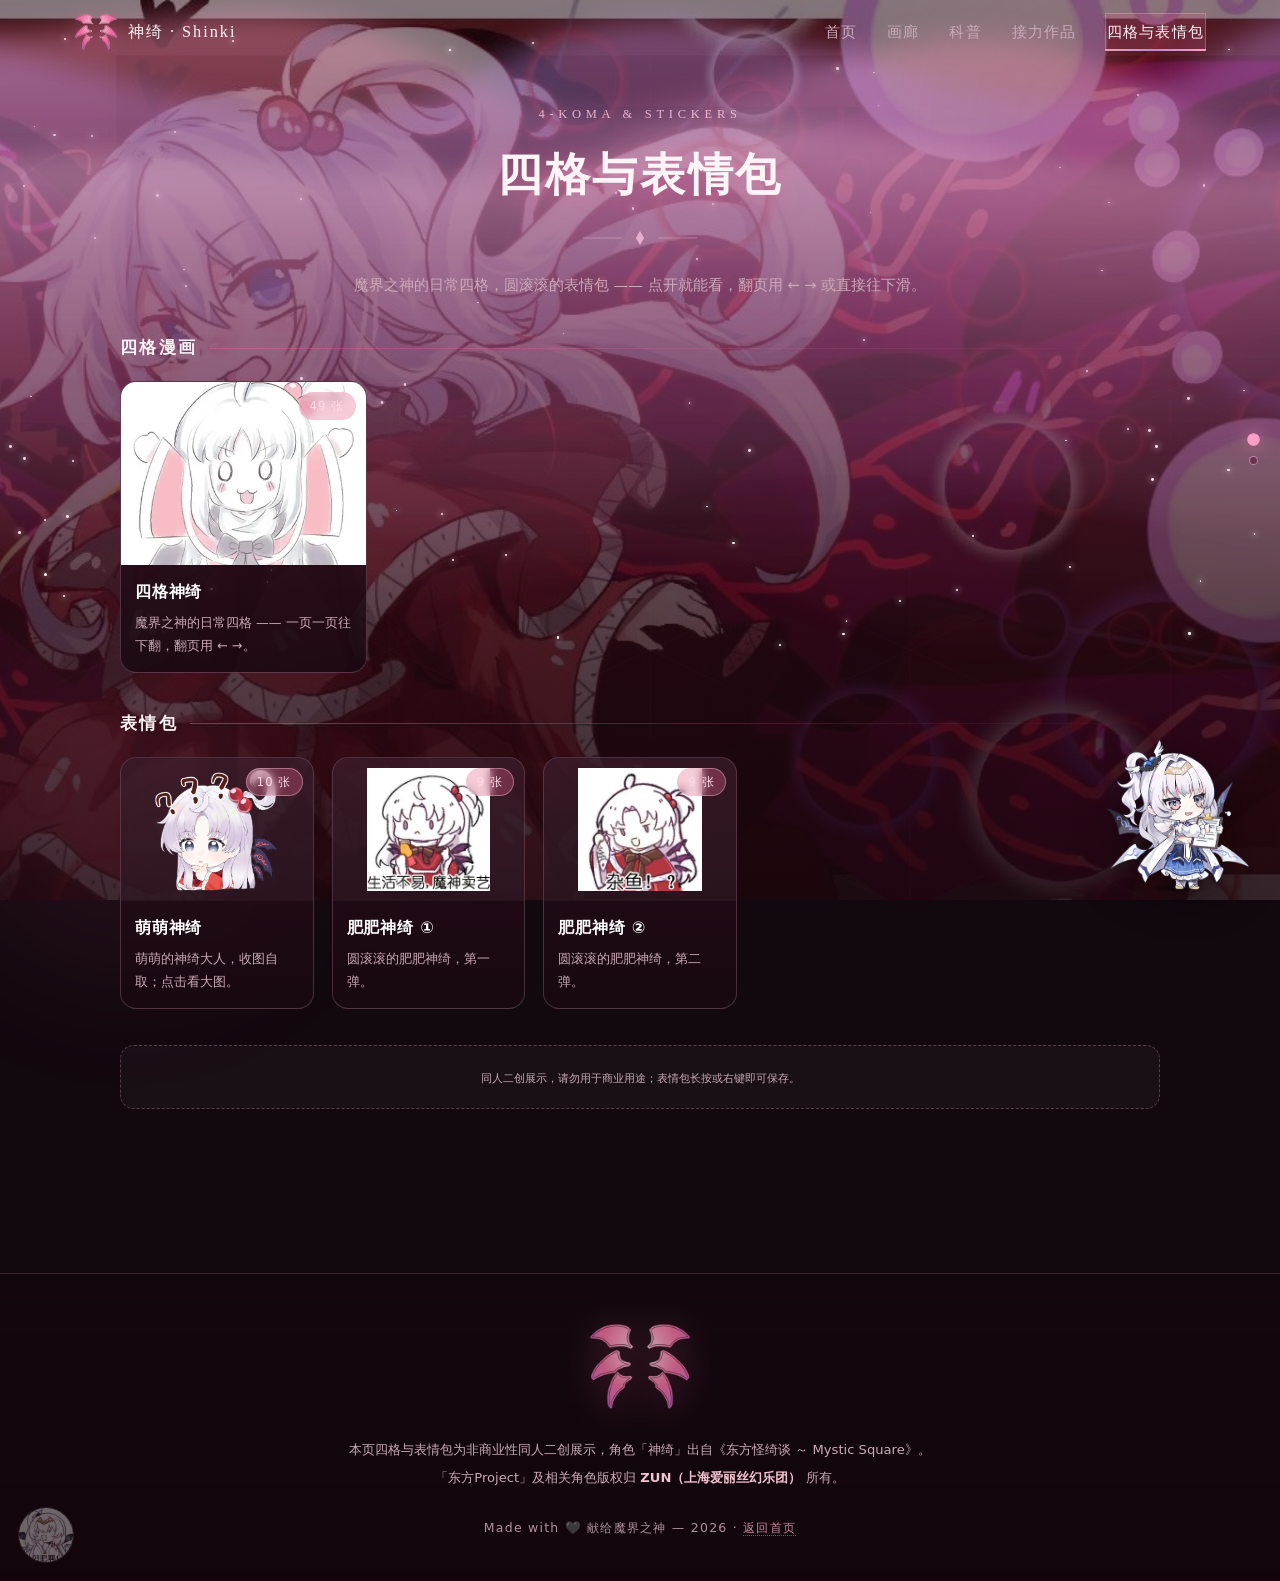
<file: manga.html>
<!DOCTYPE html>
<html lang="zh-CN">
<head>
  <meta charset="UTF-8">
  <meta name="viewport" content="width=device-width, initial-scale=1.0, viewport-fit=cover">
  <title>四格与表情包 — 神绮 · Shinki</title>
  <meta name="description" content="神绮（Shinki）同人四格漫画与表情包合集：魔界之神的日常四格、萌萌神绮、肥肥神绮，点开就能看。">
  <link rel="icon" href="assets/img/favicon.png" type="image/png">
  <meta name="color-scheme" content="dark">
  <link rel="stylesheet" href="assets/css/style.css">
  <link rel="stylesheet" href="assets/css/shinki.css">
  <link rel="stylesheet" href="assets/css/pet.css">
  <link rel="stylesheet" href="assets/css/manga.css">
  <link rel="expect" href="#footer" blocking="render">
    <script defer src="https://stats.metamiku.com/script.js" data-website-id="955d207d-6eb7-44bf-b611-22d98b4585f8" data-domains="shinki1108.com" data-exclude-search="true" data-exclude-hash="true" data-track-outbound-links="true"></script>
  <script defer src="assets/js/analytics.js"></script>
  <script type="speculationrules">{"prerender":[{"where":{"and":[{"href_matches":"*.html","relative_to":"document"},{"not":{"selector_matches":"[target=_blank]"}}]},"eagerness":"moderate"}]}</script>
</head>
<body class="mg-body">
  <a class="skip-link" href="#mgListView">跳到主要内容</a>

  <svg xmlns="http://www.w3.org/2000/svg" style="display:none" aria-hidden="true">
    <symbol id="shinki-wings" viewBox="0 0 512 436">
      <image href="assets/img/shinki-wings.webp" x="0" y="0" width="512" height="436" preserveAspectRatio="xMidYMid meet"/>
    </symbol>
  </svg>

  <div id="bgStars" aria-hidden="true"></div>
  <script src="assets/js/stars.js"></script>

  <div class="bg-aurora-curtains" aria-hidden="true">
    <svg viewBox="0 0 1440 800" preserveAspectRatio="xMidYMid slice">
      <defs>
        <linearGradient id="aurG1" x1="0" y1="0" x2="0" y2="1">
          <stop offset="0" stop-color="#ffb6d0" stop-opacity=".5"/>
          <stop offset=".45" stop-color="#e2608a" stop-opacity=".2"/>
          <stop offset="1" stop-color="#e2608a" stop-opacity="0"/>
        </linearGradient>
        <linearGradient id="aurG2" x1="0" y1="0" x2="0" y2="1">
          <stop offset="0" stop-color="#c79cf0" stop-opacity=".42"/>
          <stop offset=".55" stop-color="#9b6ad0" stop-opacity=".15"/>
          <stop offset="1" stop-color="#9b6ad0" stop-opacity="0"/>
        </linearGradient>
        <linearGradient id="aurG3" x1="0" y1="0" x2="0" y2="1">
          <stop offset="0" stop-color="#ffd0e0" stop-opacity=".34"/>
          <stop offset=".55" stop-color="#d98ab8" stop-opacity=".12"/>
          <stop offset="1" stop-color="#d98ab8" stop-opacity="0"/>
        </linearGradient>
        <filter id="aurBlur" x="-20%" y="-20%" width="140%" height="140%"><feGaussianBlur stdDeviation="13"/></filter>
      </defs>
      <g class="aurora-curve aurora-curve--a" filter="url(#aurBlur)">
        <path d="M-90 -60 C 140 150 330 -90 570 70 C 770 185 950 -70 1190 90 C 1330 175 1470 30 1530 130 L 1530 600 C 1300 440 1090 660 870 535 C 650 420 430 640 210 515 C 40 430 -50 560 -90 500 Z" fill="url(#aurG1)"/>
      </g>
      <g class="aurora-curve aurora-curve--b" filter="url(#aurBlur)">
        <path d="M-70 80 C 170 -50 350 190 570 70 C 810 -90 1010 190 1230 50 C 1370 -50 1490 70 1530 70 L 1530 500 C 1310 580 1090 350 910 475 C 690 605 470 395 250 475 C 90 535 -30 460 -70 500 Z" fill="url(#aurG2)"/>
      </g>
      <g class="aurora-curve aurora-curve--c" filter="url(#aurBlur)">
        <path d="M30 180 C 250 70 470 210 710 130 C 930 60 1150 210 1390 130 L 1450 210 L 1450 440 C 1190 520 950 350 730 455 C 510 555 270 415 70 475 L 30 440 Z" fill="url(#aurG3)"/>
      </g>
    </svg>
  </div>
  <div class="bg-glow bg-glow--a" aria-hidden="true"></div>
  <div class="bg-glow bg-glow--b" aria-hidden="true"></div>





  <header class="site-header" id="siteHeader">
    <div class="site-header__inner">
      <a class="brand" href="index.html" aria-label="回到首页">
        <svg class="brand__mascot" viewBox="0 0 512 436" aria-hidden="true"><use href="#shinki-wings"/></svg>
        <span>神绮 · Shinki</span>
      </a>
      <button class="nav-toggle" id="navToggle" aria-label="展开导航" aria-expanded="false" aria-controls="navLinks">
        <span></span><span></span><span></span>
      </button>
      <nav class="nav-links" id="navLinks" aria-label="主导航">
        <a href="index.html" class="nav-link">首页</a>
        <a href="gallery.html" class="nav-link">画廊</a>
        <a href="videos.html" class="nav-link">科普</a>
        <a href="relay.html" class="nav-link">接力作品</a>
        <a href="manga.html" class="nav-link is-active">四格与表情包</a>
      </nav>
    </div>
  </header>

  <main class="mg-view" id="mgListView">
    <header class="mg-hero reveal">
      <p class="mg-kicker">4-KOMA &amp; STICKERS</p>
      <h1 class="mg-title">四格与表情包</h1>
      <div class="mg-hero__divider" aria-hidden="true">
        <svg viewBox="0 0 140 24"><path d="M2 12h46M92 12h46" fill="none" stroke="currentColor" stroke-width="1" stroke-linecap="round" opacity=".55"/><path d="M70 3.5l5 8.5-5 8.5-5-8.5z" fill="currentColor" opacity=".9"/></svg>
      </div>
      <p class="mg-lead">魔界之神的日常四格，圆滚滚的表情包 —— 点开就能看，翻页用 ← → 或直接往下滑。</p>
    </header>

    <section class="mg-section">
      <h2 class="mg-section__title">四格漫画</h2>
      <div class="mg-list" id="mgListReader">
        <p class="mg-empty">载入中…</p>
      </div>
    </section>

    <section class="mg-section">
      <h2 class="mg-section__title">表情包</h2>
      <div class="mg-list mg-list--packs" id="mgListPacks">
        <p class="mg-empty">载入中…</p>
      </div>
    </section>

    <p class="mg-tip">
      <small>同人二创展示，请勿用于商业用途；表情包长按或右键即可保存。</small>
    </p>
  </main>

  <main class="mg-view" id="mgReaderView" hidden>
    <div class="mg-bar" id="mgBar">
      <button type="button" class="mg-back" id="mgBack" aria-label="返回合集列表">← 目录</button>
      <span class="mg-bar__title" id="mgBarTitle"></span>
      <span class="mg-bar__count" id="mgCount"></span>
    </div>
    <div class="mg-progress"><i id="mgProgress"></i></div>
    <div class="mg-stage" id="mgPages">
      <img id="mgPageImg" alt="">
      <span class="mg-page__ph" id="mgPagePh">载入中…</span>
    </div>
    <div class="mg-footer" id="mgFooter">
      <div class="mg-navbtns">
        <button type="button" class="btn btn--primary btn--sm" id="mgPrevPage">← 上一页</button>
        <button type="button" class="btn btn--primary btn--sm" id="mgNextPage">下一页 →</button>
      </div>
      <div class="mg-navbtns mg-navbtns--sub">
        <button type="button" class="btn btn--ghost btn--sm" id="mgJump">跳到第…话</button>
      </div>
      <p class="mg-hint">← → 左右翻页 · 页内上下滚动 · Esc 回目录</p>
    </div>
  </main>

  <main class="mg-view" id="mgPackView" hidden>
    <div class="mg-bar" id="mgPackBar">
      <button type="button" class="mg-back" id="mgPackBack" aria-label="返回合集列表">← 目录</button>
      <span class="mg-bar__title" id="mgPackTitle"></span>
      <span class="mg-bar__count" id="mgPackCount"></span>
    </div>
    <div class="mg-grid" id="mgGrid"></div>
    <p class="mg-hint mg-hint--center">点任意一张看大图 · ← → 切换 · Esc 关闭</p>
  </main>

  <div class="mg-light" id="mgLight" hidden>
    <button type="button" class="mg-light__close" id="mgLightClose" aria-label="关闭">×</button>
    <button type="button" class="mg-light__arrow mg-light__arrow--l" id="mgLightPrev" aria-label="上一张">‹</button>
    <img id="mgLightImg" alt="">
    <button type="button" class="mg-light__arrow mg-light__arrow--r" id="mgLightNext" aria-label="下一张">›</button>
    <span class="mg-light__count" id="mgLightCount"></span>
  </div>

  <footer class="site-footer" id="footer">
    <div class="site-footer__inner">
      <div class="site-footer__mascot" aria-hidden="true">
        <svg viewBox="0 0 512 436"><use href="#shinki-wings"/></svg>
      </div>
      <p class="site-footer__note">
        本页四格与表情包为非商业性同人二创展示，角色「神绮」出自《东方怪绮谈 ～ Mystic Square》。<br>
        「东方Project」及相关角色版权归 <strong>ZUN（上海爱丽丝幻乐团）</strong> 所有。
      </p>

      <button type="button" class="egg-btn" id="shinkiEgg" aria-label="角落里的彩蛋" title="？">
        <img src="assets/img/egg-secret.jpg" alt="">
      </button>
      <p class="site-footer__copy">Made with 🖤 献给魔界之神 — <span id="year">2026</span> · <a class="text-link" href="index.html">返回首页</a></p>
    </div>
  </footer>

  <!-- 彩蛋：找到「黑绮士 669」 -->
  <div class="egg-modal" id="eggModal" hidden>
    <div class="egg-modal__box" role="dialog" aria-modal="true" aria-labelledby="eggText">
      <button type="button" class="egg-modal__close" id="eggClose" aria-label="关闭">×</button>
      <img class="egg-modal__gif" src="assets/img/egg-669.gif" alt="神绮彩蛋动图">
      <p class="egg-modal__text" id="eggText">恭喜你找到了神绮的黑绮士 669！</p>
      <p class="egg-modal__hint">（点右上角 × 或按 Esc 关闭）</p>
    </div>
  </div>

  <script defer src="assets/js/main.js"></script>
  <script defer src="assets/js/manga.js"></script>
  <script defer src="assets/js/pet.js"></script>
  <script defer src="assets/js/pet-boot.js"></script>
</body>
</html>
</file>
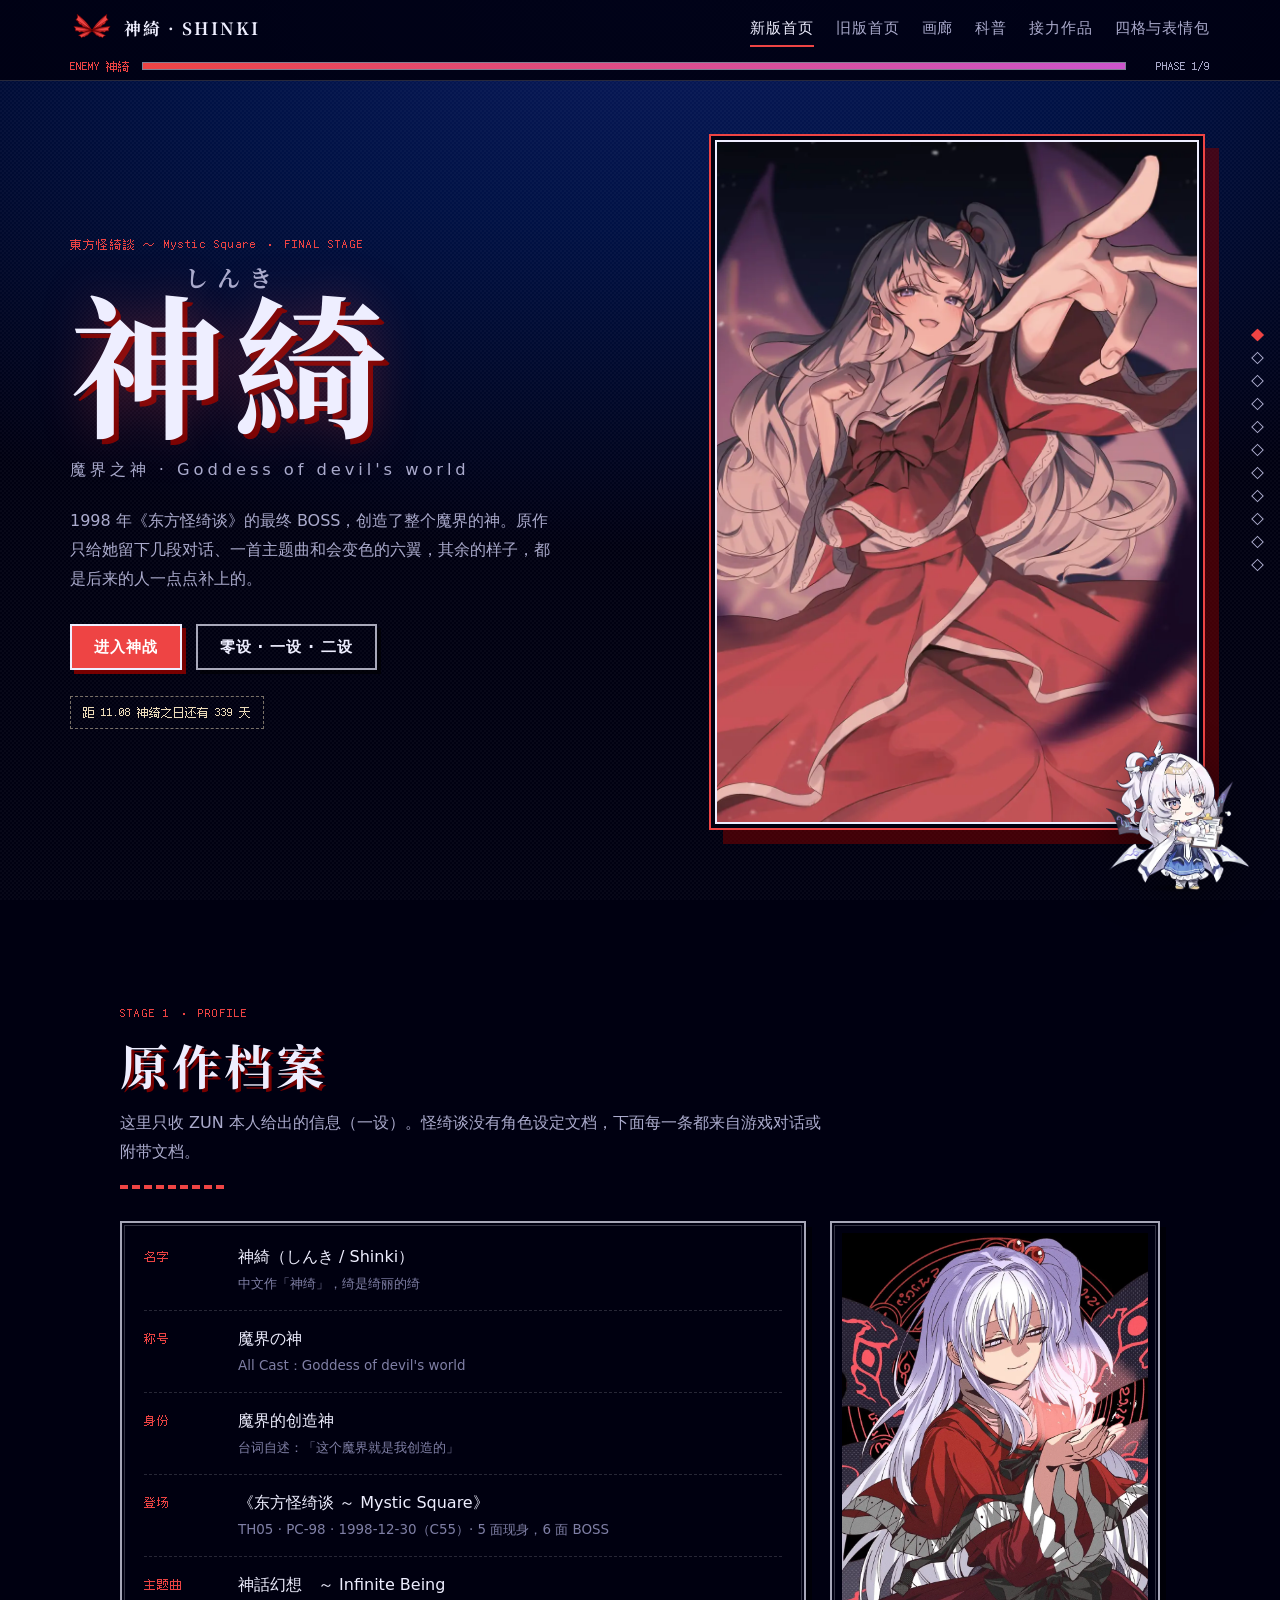
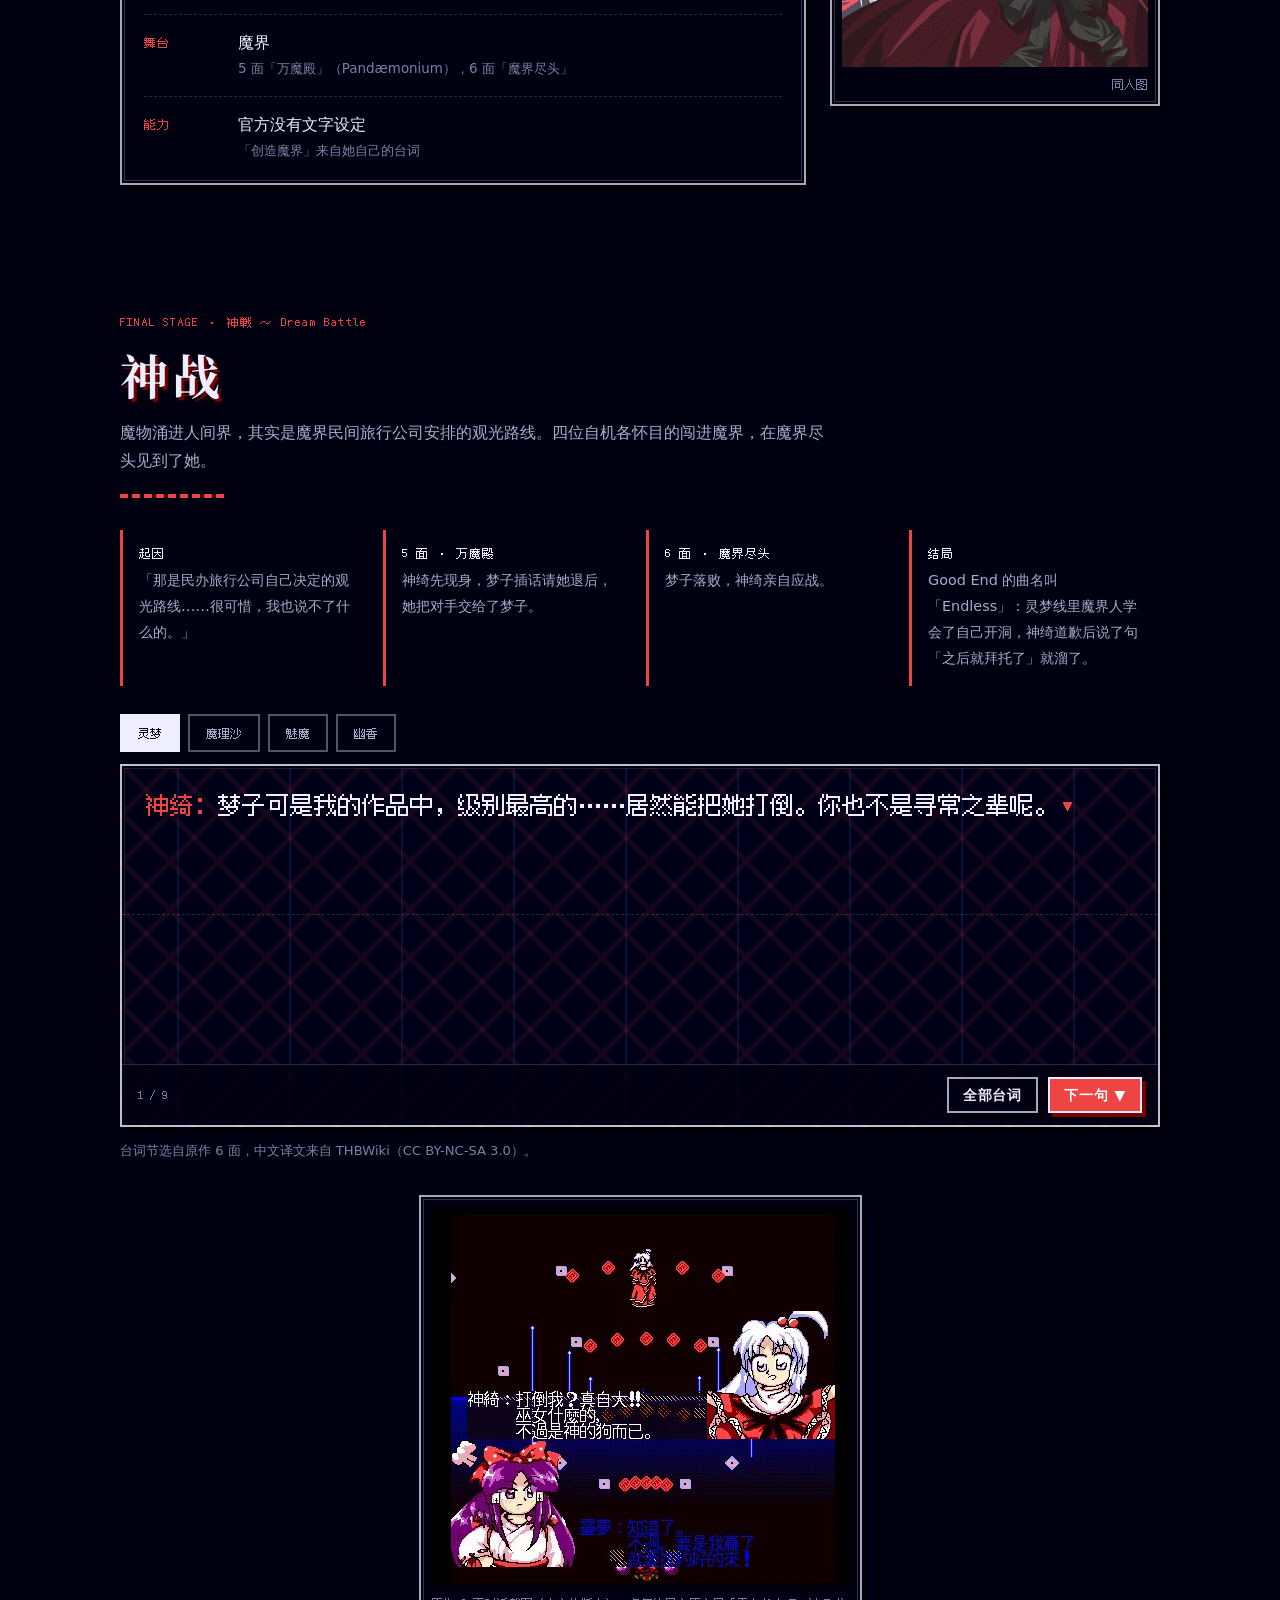
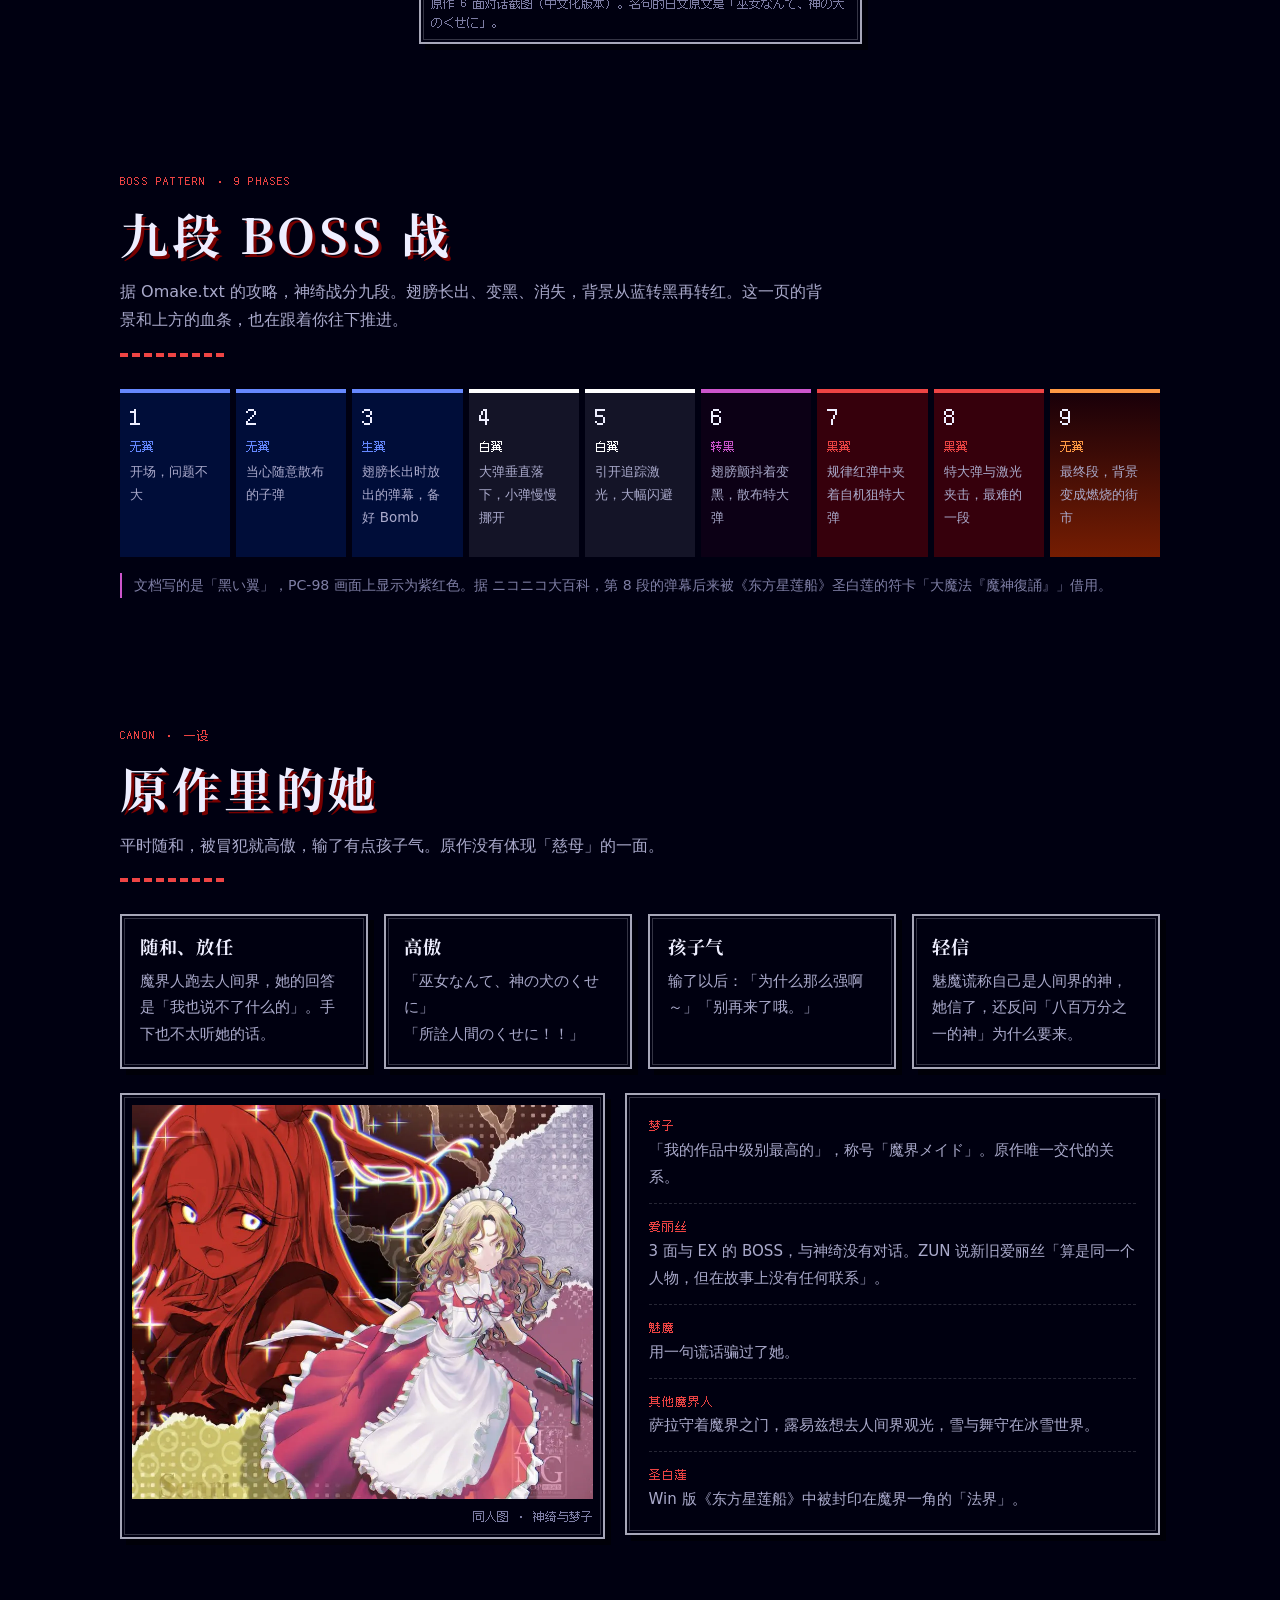
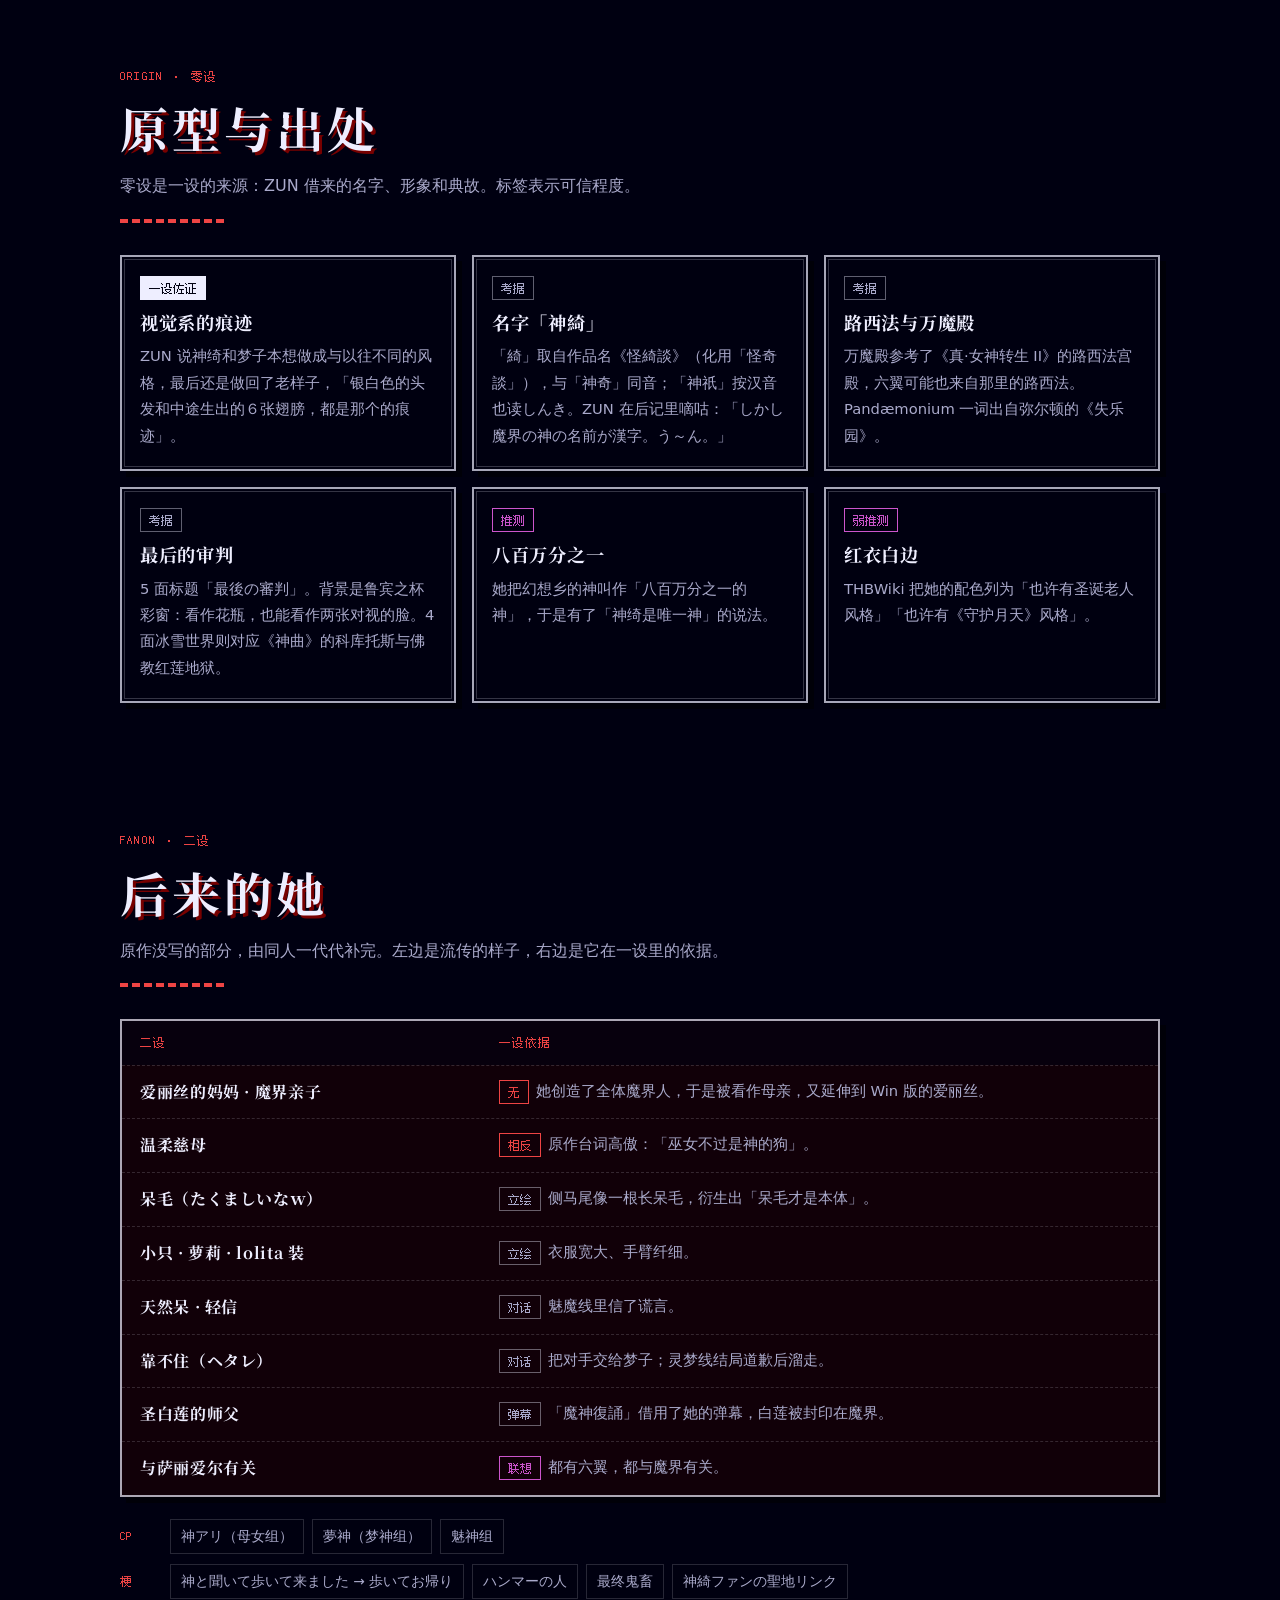
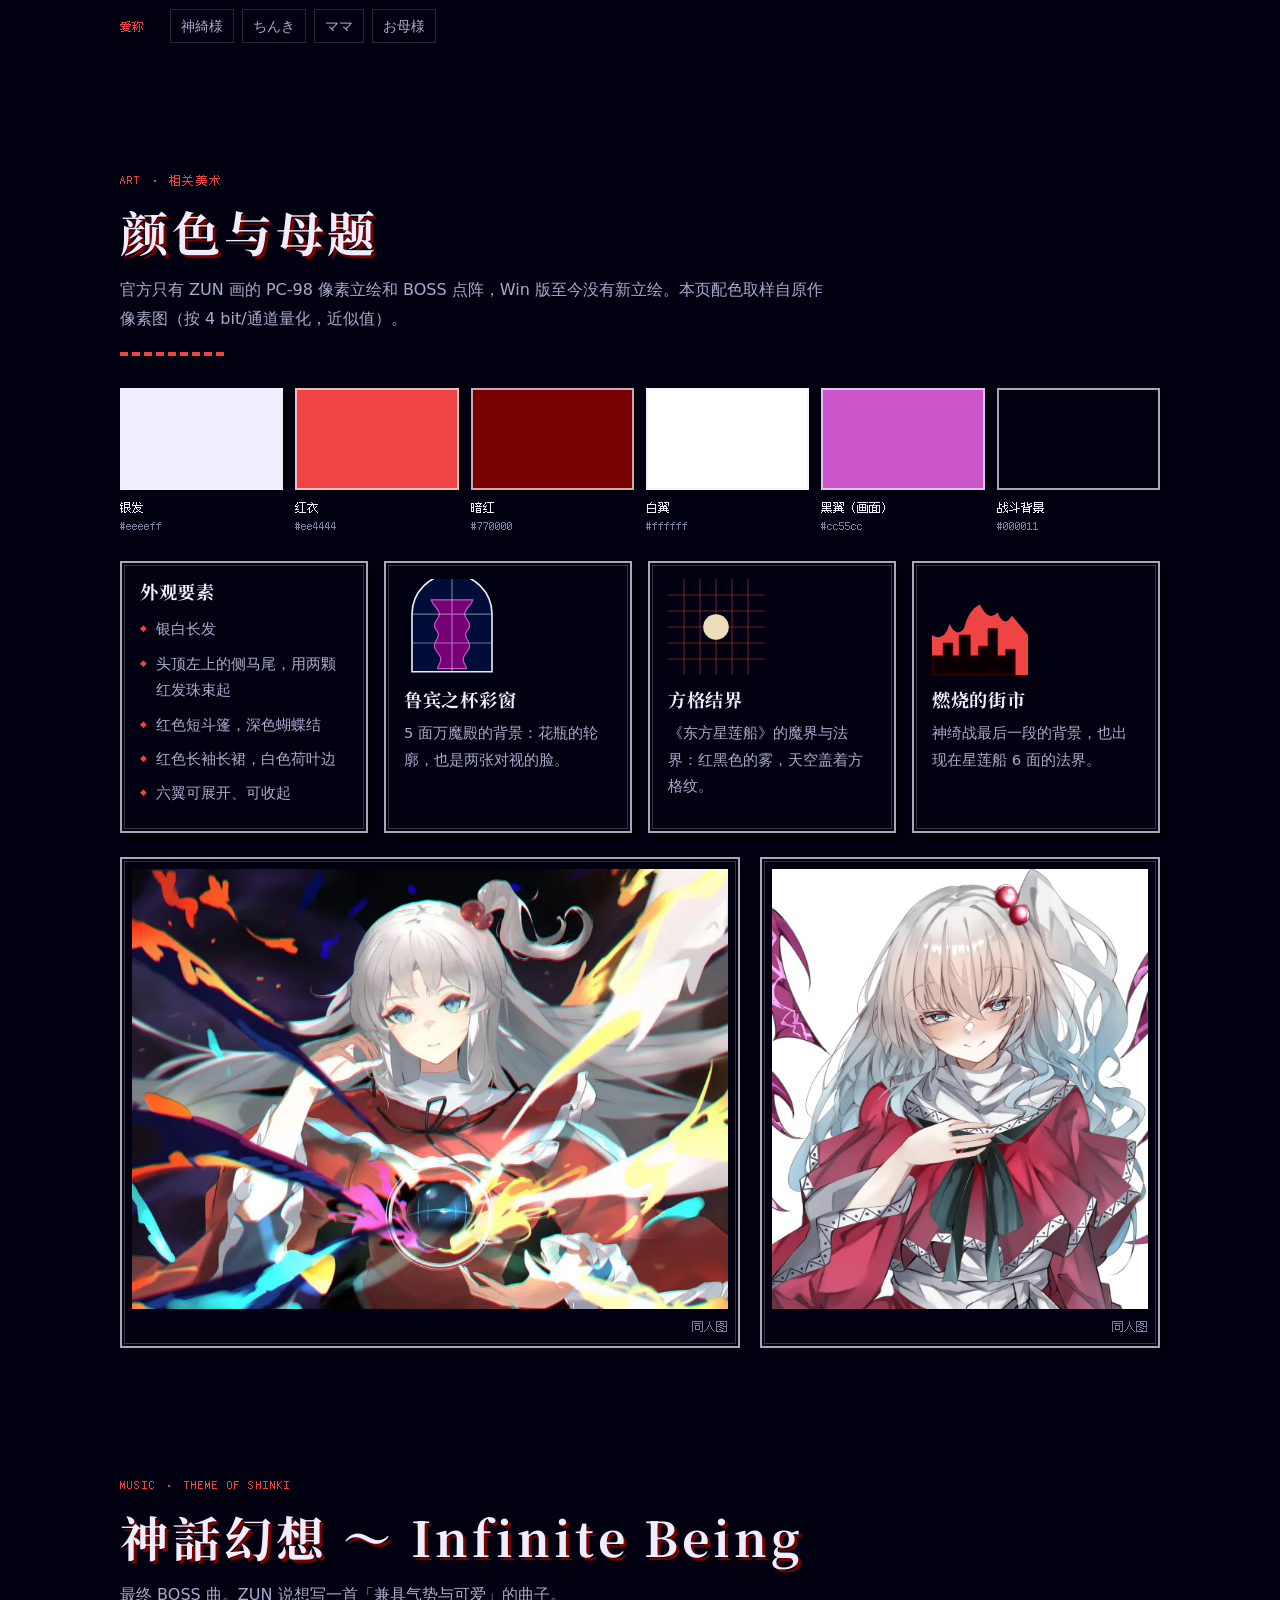
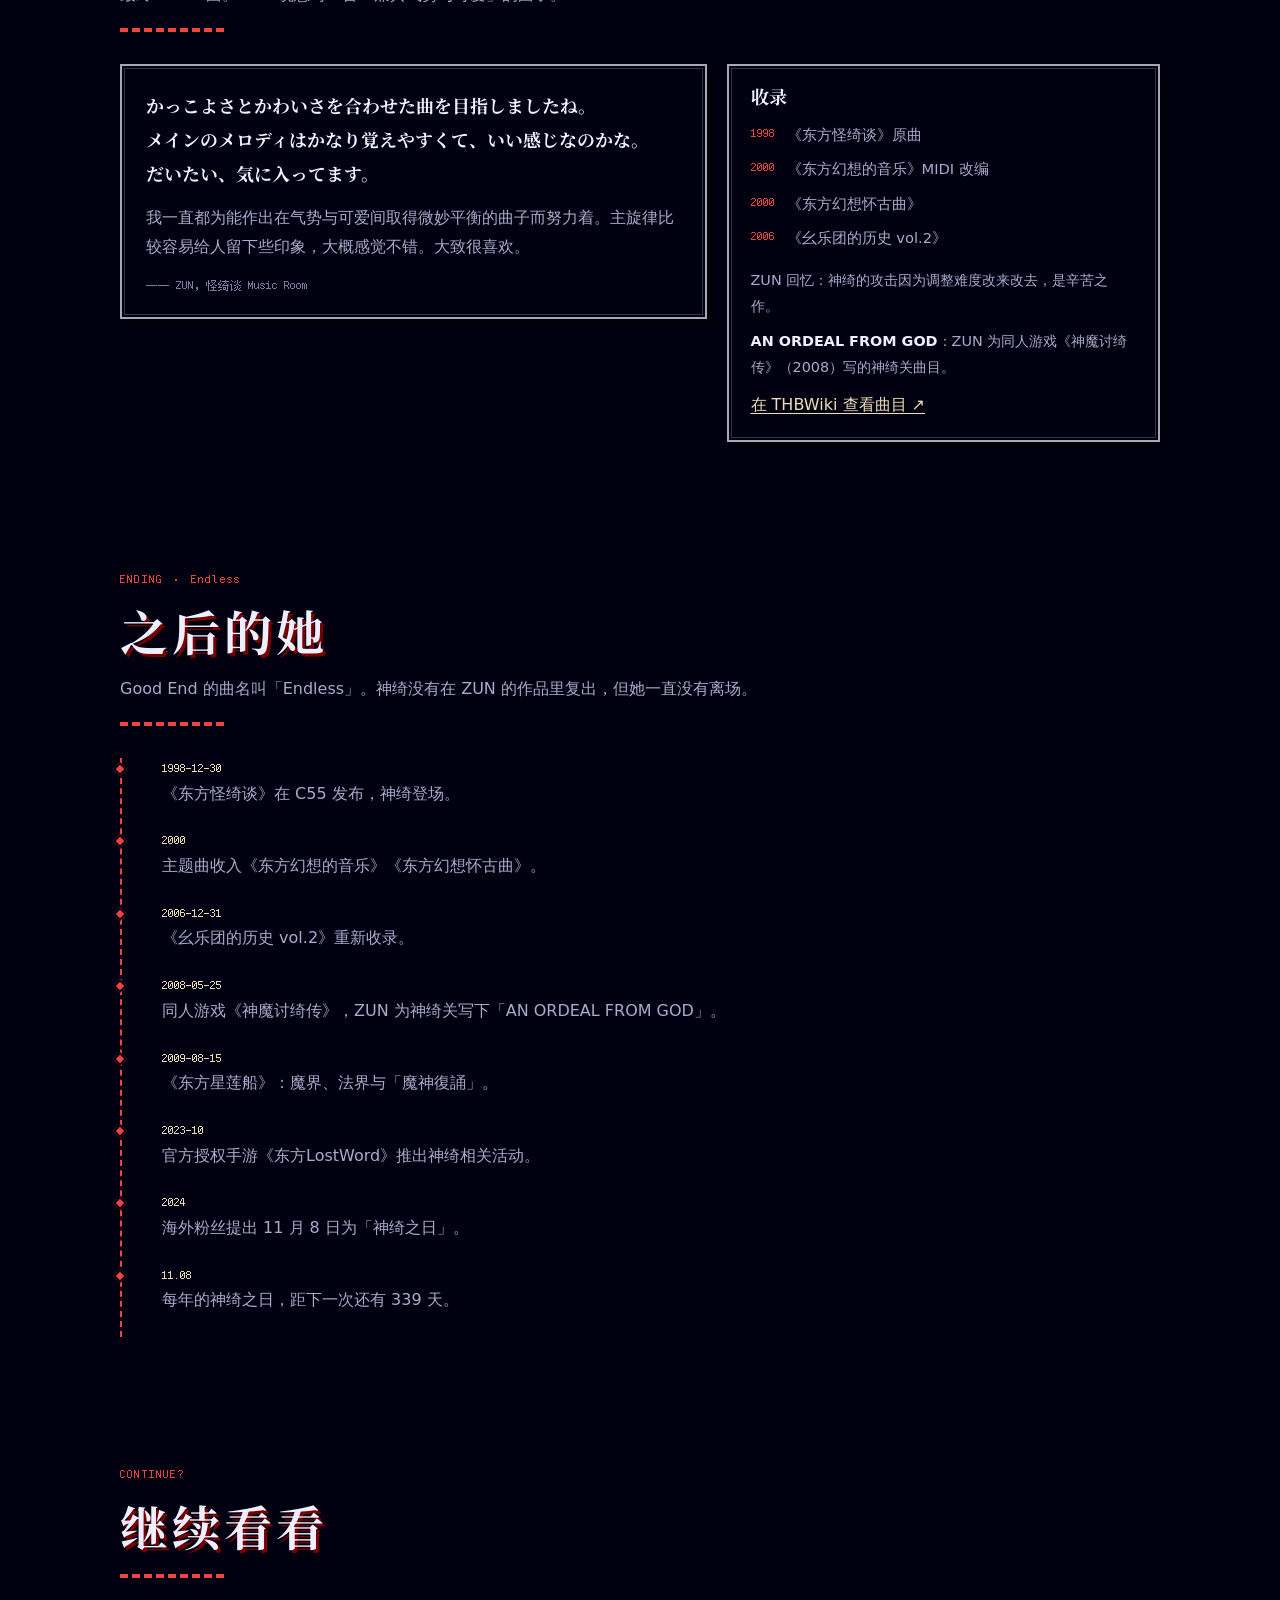
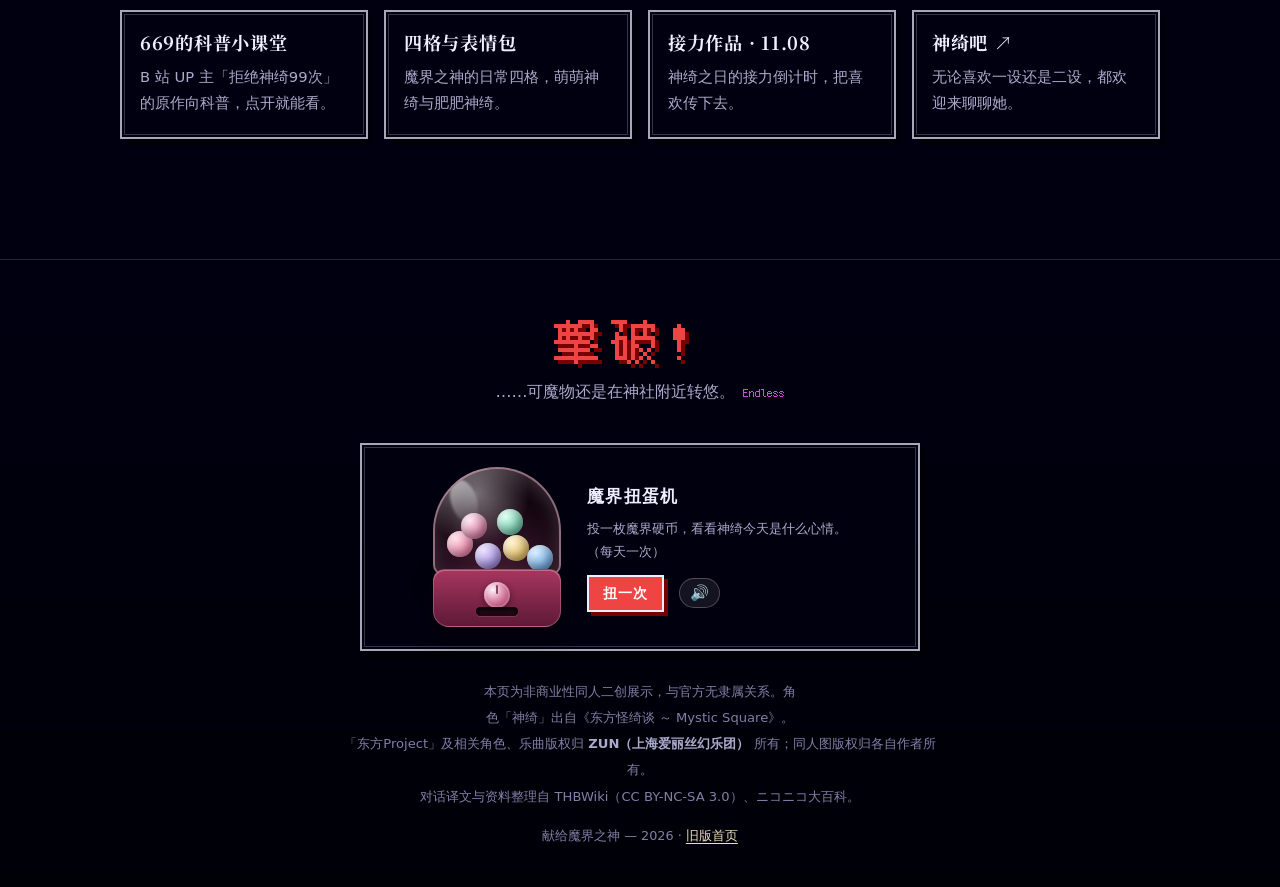
<file: new.html>
<!DOCTYPE html>
<html lang="zh-CN" data-phase="1">
<head>
  <meta charset="UTF-8">
  <meta name="viewport" content="width=device-width, initial-scale=1.0, viewport-fit=cover">
  <title>神綺 — 魔界之神 · 新版首页</title>
  <meta name="description" content="神绮（Shinki）：《东方怪绮谈》最终 BOSS，创造魔界的神。按零设、一设、二设整理的原作档案、四条路线对话、九段 BOSS 战与相关美术。">
  <link rel="icon" href="assets/img/favicon.png" type="image/png">
  <link rel="apple-touch-icon" href="assets/img/apple-touch-icon.png">
  <link rel="manifest" href="manifest.webmanifest">
  <link rel="preload" href="assets/fonts/shinki-pixel.woff2" as="font" type="font/woff2" crossorigin>
  <link rel="preload" href="assets/fonts/shinki-serif.woff2" as="font" type="font/woff2" crossorigin>
  <script>document.documentElement.classList.add('js');</script>
  <link rel="stylesheet" href="assets/css/new.css">
  <link rel="stylesheet" href="assets/css/gacha.css">
  <link rel="stylesheet" href="assets/css/pet.css">
  <link rel="expect" href="#footer" blocking="render">
    <script defer src="https://stats.metamiku.com/script.js" data-website-id="955d207d-6eb7-44bf-b611-22d98b4585f8" data-domains="shinki1108.com" data-exclude-search="true" data-exclude-hash="true" data-track-outbound-links="true"></script>
  <script defer src="assets/js/analytics.js"></script>
  <script type="speculationrules">{"prerender":[{"where":{"and":[{"href_matches":"*.html","relative_to":"document"},{"not":{"selector_matches":"[target=_blank]"}}]},"eagerness":"moderate"}]}</script>
  <meta name="theme-color" content="#000011">
  <meta name="color-scheme" content="dark">
  <meta property="og:type" content="website">
  <meta property="og:site_name" content="神绮 · 魔界之神 · 同人二创展示">
  <meta property="og:title" content="神綺 — 魔界之神">
  <meta property="og:description" content="《东方怪绮谈》最终 BOSS，创造魔界的神。零设、一设、二设与原作配色。">
  <meta property="og:image" content="https://shinki1108.com/assets/img/splash-main.webp">
  <meta name="twitter:card" content="summary_large_image">
  <meta name="twitter:image" content="https://shinki1108.com/assets/img/splash-main.webp">
</head>
<body>
  <a class="skip-link" href="#main">跳到主要内容</a>

  <!-- 六翼：一只翅膀的路径复用六次 -->
  <svg width="0" height="0" style="position:absolute" aria-hidden="true">
    <defs>
      <path id="wingShape" d="M0 0C70-55 180-105 300-130Q262-92 285-45Q240-48 215-10Q170-22 140 8Q80-6 0 0Z"/>
      <path id="wingBones" d="M0 0L285-45M0 0L215-10M0 0L140 8M0 0Q150-70 300-130" fill="none"/>
      <g id="wingOne"><use href="#wingShape"/><use href="#wingBones"/></g>
      <g id="wingSide">
        <use href="#wingOne" transform="rotate(-24) translate(10 -4)"/>
        <use href="#wingOne" transform="rotate(10) translate(14 0) scale(.84)"/>
        <use href="#wingOne" transform="rotate(42) translate(10 4) scale(.66)"/>
      </g>
    </defs>
    <symbol id="sixWings" viewBox="-340 -270 680 450">
      <use href="#wingSide"/>
      <use href="#wingSide" transform="scale(-1 1)"/>
    </symbol>
  </svg>

  <!-- 背景：按 BOSS 战阶段切换（蓝 → 黑 → 红 → 燃烧的街市） -->
  <div class="stage-bg" aria-hidden="true">
    <i class="stage-bg__layer stage-bg__layer--blue"></i>
    <i class="stage-bg__layer stage-bg__layer--black"></i>
    <i class="stage-bg__layer stage-bg__layer--red"></i>
    <i class="stage-bg__layer stage-bg__layer--burn"></i>
    <svg class="stage-bg__city" viewBox="0 0 1200 160" preserveAspectRatio="xMidYMax slice">
      <path d="M0 [base64]"/>
    </svg>
    <svg class="stage-bg__wings"><use href="#sixWings"/></svg>
  </div>

  <header class="site-header" id="siteHeader">
    <div class="site-header__inner">
      <a class="brand" href="new.html" aria-label="回到新版首页">
        <svg class="brand__wings" aria-hidden="true"><use href="#sixWings"/></svg>
        <span>神綺 · SHINKI</span>
      </a>
      <button class="nav-toggle" id="navToggle" aria-label="展开导航" aria-expanded="false" aria-controls="navLinks">
        <span></span><span></span><span></span>
      </button>
      <nav class="nav-links" id="navLinks" aria-label="主导航">
        <a href="new.html" class="nav-link is-active">新版首页</a>
        <a href="index.html" class="nav-link">旧版首页</a>
        <a href="gallery.html" class="nav-link">画廊</a>
        <a href="videos.html" class="nav-link">科普</a>
        <a href="relay.html" class="nav-link">接力作品</a>
        <a href="manga.html" class="nav-link">四格与表情包</a>
      </nav>
    </div>
    <div class="hud" aria-hidden="true">
      <span class="hud__name">ENEMY 神綺</span>
      <span class="hud__bar"><i id="hudHp"></i></span>
      <span class="hud__phase" id="hudPhase">PHASE 1/9</span>
    </div>
  </header>

  <main id="main">

    <!-- ============ 开场 ============ -->
    <section class="hero" id="top" data-phase="1">
      <div class="hero__text">
        <p class="kicker">東方怪綺談 ～ Mystic Square · FINAL STAGE</p>
        <h1 class="hero__title">
          <ruby>神綺<rt>しんき</rt></ruby>
          <span class="hero__title-sub">魔界之神 · Goddess of devil's world</span>
        </h1>
        <p class="hero__lead">1998 年《东方怪绮谈》的最终 BOSS，创造了整个魔界的神。原作只给她留下几段对话、一首主题曲和会变色的六翼，其余的样子，都是后来的人一点点补上的。</p>
        <div class="hero__actions">
          <a class="btn btn--primary" href="#battle">进入神战</a>
          <a class="btn btn--ghost" href="#origin">零设 · 一设 · 二设</a>
        </div>
        <p class="hero__count" id="dayCount">每年 11 月 8 日是神绮之日</p>
      </div>
      <figure class="hero__art">
        <img src="assets/img/shinki.webp" alt="神绮同人图：银发红衣，向前伸手" width="990" height="1400" fetchpriority="high" decoding="async">
      </figure>
    </section>

    <!-- ============ 档案 ============ -->
    <section class="section" id="profile" data-phase="2">
      <header class="section__head reveal">
        <p class="kicker">STAGE 1 · PROFILE</p>
        <h2 class="section__title">原作档案</h2>
        <p class="section__lead">这里只收 ZUN 本人给出的信息（一设）。怪绮谈没有角色设定文档，下面每一条都来自游戏对话或附带文档。</p>
      </header>
      <div class="profile">
        <dl class="pc98 profile__data reveal">
          <div><dt>名字</dt><dd>神綺（しんき / Shinki）<small>中文作「神绮」，绮是绮丽的绮</small></dd></div>
          <div><dt>称号</dt><dd>魔界の神<small>All Cast：Goddess of devil's world</small></dd></div>
          <div><dt>身份</dt><dd>魔界的创造神<small>台词自述：「这个魔界就是我创造的」</small></dd></div>
          <div><dt>登场</dt><dd>《东方怪绮谈 ～ Mystic Square》<small>TH05 · PC-98 · 1998-12-30（C55）· 5 面现身，6 面 BOSS</small></dd></div>
          <div><dt>主题曲</dt><dd>神話幻想　～ Infinite Being</dd></div>
          <div><dt>舞台</dt><dd>魔界<small>5 面「万魔殿」（Pandæmonium），6 面「魔界尽头」</small></dd></div>
          <div><dt>能力</dt><dd>官方没有文字设定<small>「创造魔界」来自她自己的台词</small></dd></div>
        </dl>
        <figure class="pc98 profile__art reveal">
          <img src="assets/img/shinki-profile.webp" alt="神绮同人图：魔法阵前捧着星光" width="960" height="1362" loading="lazy" decoding="async">
          <figcaption>同人图</figcaption>
        </figure>
      </div>
    </section>

    <!-- ============ 神战：剧情 + 对话 ============ -->
    <section class="section" id="battle" data-phase="3">
      <header class="section__head reveal">
        <p class="kicker">FINAL STAGE · 神戦 ～ Dream Battle</p>
        <h2 class="section__title">神战</h2>
        <p class="section__lead">魔物涌进人间界，其实是魔界民间旅行公司安排的观光路线。四位自机各怀目的闯进魔界，在魔界尽头见到了她。</p>
      </header>

      <ol class="steps reveal">
        <li><b>起因</b>「那是民办旅行公司自己决定的观光路线……很可惜，我也说不了什么的。」</li>
        <li><b>5 面 · 万魔殿</b>神绮先现身，梦子插话请她退后，她把对手交给了梦子。</li>
        <li><b>6 面 · 魔界尽头</b>梦子落败，神绮亲自应战。</li>
        <li><b>结局</b>Good End 的曲名叫「Endless」：灵梦线里魔界人学会了自己开洞，神绮道歉后说了句「之后就拜托了」就溜了。</li>
      </ol>

      <div class="dlg reveal" id="dlg">
        <div class="dlg__tabs" role="tablist" aria-label="选择自机路线">
          <button type="button" role="tab" id="tab-reimu" aria-controls="route-reimu" aria-selected="true" data-route="reimu">灵梦</button>
          <button type="button" role="tab" id="tab-marisa" aria-controls="route-marisa" aria-selected="false" data-route="marisa" tabindex="-1">魔理沙</button>
          <button type="button" role="tab" id="tab-mima" aria-controls="route-mima" aria-selected="false" data-route="mima" tabindex="-1">魅魔</button>
          <button type="button" role="tab" id="tab-yuuka" aria-controls="route-yuuka" aria-selected="false" data-route="yuuka" tabindex="-1">幽香</button>
        </div>

        <div class="dlg__screen" id="dlgScreen" hidden>
          <div class="dlg__row dlg__row--boss" id="dlgBoss"><b></b><span></span></div>
          <div class="dlg__row dlg__row--player" id="dlgPlayer"><b></b><span></span></div>
          <p class="sr-only" id="dlgLive" aria-live="polite"></p>
          <div class="dlg__ctrl">
            <span class="dlg__count" id="dlgCount">1 / 1</span>
            <button type="button" class="btn btn--ghost btn--sm" id="dlgAll" aria-expanded="false">全部台词</button>
            <button type="button" class="btn btn--primary btn--sm" id="dlgNext">下一句 ▼</button>
          </div>
        </div>

        <div class="dlg__scripts" id="dlgScripts">
          <ol class="script" id="route-reimu" role="tabpanel" aria-labelledby="tab-reimu">
            <li data-who="shinki">梦子可是我的作品中，级别最高的……居然能把她打倒。你也不是寻常之辈呢。</li>
            <li data-who="reimu">从刚才开始，就说些我创造什么什么的，你还想成为神吗？</li>
            <li data-who="shinki">我说晚了呢。是啊，我是神啊。这个魔界就是我创造的。</li>
            <li data-who="reimu">那就好说了。跟魔界的人说说，别老去人间界啊！</li>
            <li data-who="shinki">知道了。稍后我会说的。</li>
            <li data-who="reimu">不要稍后，立刻！</li>
            <li data-who="shinki">你消失后我就和他们说。在我的世界捣乱的罪过可是很重的啊。</li>
            <li data-who="reimu">知道了。不过，要是我赢了就要按约好的来！</li>
            <li data-who="shinki">打倒我？真自大‼ 巫女什么的，不过是神的狗而已。</li>
          </ol>
          <ol class="script" id="route-marisa" role="tabpanel" aria-labelledby="tab-marisa" hidden>
            <li data-who="shinki">梦子居然输了。你也不是等闲之辈呢。</li>
            <li data-who="marisa">捎带手的，就把你也打倒了吧。</li>
            <li data-who="shinki">你那自信是从何而来的呢？</li>
            <li data-who="marisa">因为我不觉得我会输。打倒了你之后，再去找下一个。</li>
            <li data-who="shinki">很可惜，没有下一个了哦。我是创造了这个魔界的神，没有比我更强的人了。</li>
            <li data-who="shinki">你想用那人类耍诈的魔法和我一决胜负吗？</li>
            <li data-who="marisa">在较量中耍诈这说法，不是失败者的借口吗？</li>
            <li data-who="shinki">哼，真自大‼ 就让你见识见识真正的魔法吧。</li>
          </ol>
          <ol class="script" id="route-mima" role="tabpanel" aria-labelledby="tab-mima" hidden>
            <li data-who="shinki">梦子可是我制造过的最强级别的作品……你是什么人呢？</li>
            <li data-who="mima">刚才那丫头是被制造出来的？</li>
            <li data-who="shinki">这个魔界是我创造的，我是这魔界之神啊。所以梦子并不是什么哥雷姆，是普通的魔界人啊。</li>
            <li data-who="mima">原来如此。不过，我也是人间界的神啊（说谎）</li>
            <li data-who="shinki">知道了。能把我打败的话我就想想办法。尽量让我多享受享受哦。</li>
            <li data-who="mima">也许不会让你太享受了呢‼</li>
            <li data-who="shinki">哼，真自大‼ 来吧‼</li>
          </ol>
          <ol class="script" id="route-yuuka" role="tabpanel" aria-labelledby="tab-yuuka" hidden>
            <li data-who="yuuka">哼，你还想成为神吗？</li>
            <li data-who="shinki">是啊，我就是神啊。这个魔界中的一切都是我所创造的啊。</li>
            <li data-who="shinki">你把魔界搅得有点太乱了呢。虽然是个例外，就由我亲自裁决你吧。</li>
            <li data-who="yuuka">你也挺自大的呢。即便是神，也只有力量才是一切！</li>
            <li data-who="shinki">明白了。那就来试试哪边更有力量吧。</li>
            <li data-who="yuuka">要是太弱了，我可不会饶了你！</li>
            <li data-who="shinki">自大的是你才对！明明只是个人类‼</li>
            <li data-who="yuuka">别把我和人类什么的混为一谈‼</li>
          </ol>
        </div>
        <p class="dlg__note">台词节选自原作 6 面，中文译文来自 THBWiki（CC BY-NC-SA 3.0）。</p>
      </div>

      <figure class="pc98 shot reveal">
        <img src="assets/img/shinki-quote.webp" alt="原作截图：神绮对灵梦说巫女不过是神的狗" width="419" height="379" loading="lazy" decoding="async">
        <figcaption>原作 6 面对话截图（中文化版本）。名句的日文原文是「巫女なんて、神の犬のくせに」。</figcaption>
      </figure>
    </section>

    <!-- ============ 九阶段 ============ -->
    <section class="section" id="phases" data-phase="4">
      <header class="section__head reveal">
        <p class="kicker">BOSS PATTERN · 9 PHASES</p>
        <h2 class="section__title">九段 BOSS 战</h2>
        <p class="section__lead">据 Omake.txt 的攻略，神绮战分九段。翅膀长出、变黑、消失，背景从蓝转黑再转红。这一页的背景和上方的血条，也在跟着你往下推进。</p>
      </header>
      <ol class="phases reveal">
        <li data-tone="blue"><b>1</b><em>无翼</em>开场，问题不大</li>
        <li data-tone="blue"><b>2</b><em>无翼</em>当心随意散布的子弹</li>
        <li data-tone="blue"><b>3</b><em>生翼</em>翅膀长出时放出的弹幕，备好 Bomb</li>
        <li data-tone="white"><b>4</b><em>白翼</em>大弹垂直落下，小弹慢慢挪开</li>
        <li data-tone="white"><b>5</b><em>白翼</em>引开追踪激光，大幅闪避</li>
        <li data-tone="black"><b>6</b><em>转黑</em>翅膀颤抖着变黑，散布特大弹</li>
        <li data-tone="red"><b>7</b><em>黑翼</em>规律红弹中夹着自机狙特大弹</li>
        <li data-tone="red"><b>8</b><em>黑翼</em>特大弹与激光夹击，最难的一段</li>
        <li data-tone="burn"><b>9</b><em>无翼</em>最终段，背景变成燃烧的街市</li>
      </ol>
      <p class="note reveal">文档写的是「黑い翼」，PC-98 画面上显示为紫红色。据 ニコニコ大百科，第 8 段的弹幕后来被《东方星莲船》圣白莲的符卡「大魔法『魔神復誦』」借用。</p>
    </section>

    <!-- ============ 一设：性格与关系 ============ -->
    <section class="section" id="canon" data-phase="5">
      <header class="section__head reveal">
        <p class="kicker">CANON · 一设</p>
        <h2 class="section__title">原作里的她</h2>
        <p class="section__lead">平时随和，被冒犯就高傲，输了有点孩子气。原作没有体现「慈母」的一面。</p>
      </header>
      <div class="traits">
        <article class="pc98 trait reveal">
          <h3>随和、放任</h3>
          <p>魔界人跑去人间界，她的回答是「我也说不了什么的」。手下也不太听她的话。</p>
        </article>
        <article class="pc98 trait reveal">
          <h3>高傲</h3>
          <p>「巫女なんて、神の犬のくせに」<br>「所詮人間のくせに！！」</p>
        </article>
        <article class="pc98 trait reveal">
          <h3>孩子气</h3>
          <p>输了以后：「为什么那么强啊～」「别再来了哦。」</p>
        </article>
        <article class="pc98 trait reveal">
          <h3>轻信</h3>
          <p>魅魔谎称自己是人间界的神，她信了，还反问「八百万分之一的神」为什么要来。</p>
        </article>
      </div>

      <div class="relations">
        <figure class="pc98 relations__art reveal">
          <img src="assets/img/makai-group.webp" alt="同人图：神绮与梦子" width="900" height="770" loading="lazy" decoding="async">
          <figcaption>同人图 · 神绮与梦子</figcaption>
        </figure>
        <ul class="pc98 relations__list reveal">
          <li><b>梦子</b>「我的作品中级别最高的」，称号「魔界メイド」。原作唯一交代的关系。</li>
          <li><b>爱丽丝</b>3 面与 EX 的 BOSS，与神绮没有对话。ZUN 说新旧爱丽丝「算是同一个人物，但在故事上没有任何联系」。</li>
          <li><b>魅魔</b>用一句谎话骗过了她。</li>
          <li><b>其他魔界人</b>萨拉守着魔界之门，露易兹想去人间界观光，雪与舞守在冰雪世界。</li>
          <li><b>圣白莲</b>Win 版《东方星莲船》中被封印在魔界一角的「法界」。</li>
        </ul>
      </div>
    </section>

    <!-- ============ 零设 ============ -->
    <section class="section" id="origin" data-phase="6">
      <header class="section__head reveal">
        <p class="kicker">ORIGIN · 零设</p>
        <h2 class="section__title">原型与出处</h2>
        <p class="section__lead">零设是一设的来源：ZUN 借来的名字、形象和典故。标签表示可信程度。</p>
      </header>
      <div class="origins">
        <article class="pc98 origin reveal">
          <span class="tag tag--canon">一设佐证</span>
          <h3>视觉系的痕迹</h3>
          <p>ZUN 说神绮和梦子本想做成与以往不同的风格，最后还是做回了老样子，「银白色的头发和中途生出的６张翅膀，都是那个的痕迹」。</p>
        </article>
        <article class="pc98 origin reveal">
          <span class="tag">考据</span>
          <h3>名字「神綺」</h3>
          <p>「綺」取自作品名《怪綺談》（化用「怪奇談」），与「神奇」同音；「神祇」按汉音也读しんき。ZUN 在后记里嘀咕：「しかし魔界の神の名前が漢字。う～ん。」</p>
        </article>
        <article class="pc98 origin reveal">
          <span class="tag">考据</span>
          <h3>路西法与万魔殿</h3>
          <p>万魔殿参考了《真·女神转生 II》的路西法宫殿，六翼可能也来自那里的路西法。Pandæmonium 一词出自弥尔顿的《失乐园》。</p>
        </article>
        <article class="pc98 origin reveal">
          <span class="tag">考据</span>
          <h3>最后的审判</h3>
          <p>5 面标题「最後の審判」。背景是鲁宾之杯彩窗：看作花瓶，也能看作两张对视的脸。4 面冰雪世界则对应《神曲》的科库托斯与佛教红莲地狱。</p>
        </article>
        <article class="pc98 origin reveal">
          <span class="tag tag--guess">推测</span>
          <h3>八百万分之一</h3>
          <p>她把幻想乡的神叫作「八百万分之一的神」，于是有了「神绮是唯一神」的说法。</p>
        </article>
        <article class="pc98 origin reveal">
          <span class="tag tag--guess">弱推测</span>
          <h3>红衣白边</h3>
          <p>THBWiki 把她的配色列为「也许有圣诞老人风格」「也许有《守护月天》风格」。</p>
        </article>
      </div>
    </section>

    <!-- ============ 二设 ============ -->
    <section class="section" id="fanon" data-phase="7">
      <header class="section__head reveal">
        <p class="kicker">FANON · 二设</p>
        <h2 class="section__title">后来的她</h2>
        <p class="section__lead">原作没写的部分，由同人一代代补完。左边是流传的样子，右边是它在一设里的依据。</p>
      </header>
      <div class="fanon reveal" role="table" aria-label="二设与一设依据对照">
        <div class="fanon__row fanon__row--head" role="row"><span role="columnheader">二设</span><span role="columnheader">一设依据</span></div>
        <div class="fanon__row" role="row"><span role="cell">爱丽丝的妈妈 · 魔界亲子</span><span role="cell"><i class="tag tag--none">无</i>她创造了全体魔界人，于是被看作母亲，又延伸到 Win 版的爱丽丝。</span></div>
        <div class="fanon__row" role="row"><span role="cell">温柔慈母</span><span role="cell"><i class="tag tag--none">相反</i>原作台词高傲：「巫女不过是神的狗」。</span></div>
        <div class="fanon__row" role="row"><span role="cell">呆毛（たくましいなｗ）</span><span role="cell"><i class="tag">立绘</i>侧马尾像一根长呆毛，衍生出「呆毛才是本体」。</span></div>
        <div class="fanon__row" role="row"><span role="cell">小只 · 萝莉 · lolita 装</span><span role="cell"><i class="tag">立绘</i>衣服宽大、手臂纤细。</span></div>
        <div class="fanon__row" role="row"><span role="cell">天然呆 · 轻信</span><span role="cell"><i class="tag">对话</i>魅魔线里信了谎言。</span></div>
        <div class="fanon__row" role="row"><span role="cell">靠不住（ヘタレ）</span><span role="cell"><i class="tag">对话</i>把对手交给梦子；灵梦线结局道歉后溜走。</span></div>
        <div class="fanon__row" role="row"><span role="cell">圣白莲的师父</span><span role="cell"><i class="tag">弹幕</i>「魔神復誦」借用了她的弹幕，白莲被封印在魔界。</span></div>
        <div class="fanon__row" role="row"><span role="cell">与萨丽爱尔有关</span><span role="cell"><i class="tag tag--guess">联想</i>都有六翼，都与魔界有关。</span></div>
      </div>
      <div class="chips reveal">
        <p><b>CP</b><span>神アリ（母女组）</span><span>夢神（梦神组）</span><span>魅神组</span></p>
        <p><b>梗</b><span>神と聞いて歩いて来ました → 歩いてお帰り</span><span>ハンマーの人</span><span>最终鬼畜</span><span>神綺ファンの聖地リンク</span></p>
        <p><b>爱称</b><span>神綺様</span><span>ちんき</span><span>ママ</span><span>お母様</span></p>
      </div>
    </section>

    <!-- ============ 美术 ============ -->
    <section class="section" id="art" data-phase="8">
      <header class="section__head reveal">
        <p class="kicker">ART · 相关美术</p>
        <h2 class="section__title">颜色与母题</h2>
        <p class="section__lead">官方只有 ZUN 画的 PC-98 像素立绘和 BOSS 点阵，Win 版至今没有新立绘。本页配色取样自原作像素图（按 4 bit/通道量化，近似值）。</p>
      </header>
      <ul class="palette reveal">
        <li style="--c:#eeeeff"><b>银发</b>#eeeeff</li>
        <li style="--c:#ee4444"><b>红衣</b>#ee4444</li>
        <li style="--c:#770000"><b>暗红</b>#770000</li>
        <li style="--c:#ffffff"><b>白翼</b>#ffffff</li>
        <li style="--c:#cc55cc"><b>黑翼（画面）</b>#cc55cc</li>
        <li style="--c:#000011"><b>战斗背景</b>#000011</li>
      </ul>
      <div class="art-grid">
        <article class="pc98 look reveal">
          <h3>外观要素</h3>
          <ul>
            <li>银白长发</li>
            <li>头顶左上的侧马尾，用两颗红发珠束起</li>
            <li>红色短斗篷，深色蝴蝶结</li>
            <li>红色长袖长裙，白色荷叶边</li>
            <li>六翼可展开、可收起</li>
          </ul>
        </article>
        <article class="pc98 motif reveal">
          <svg viewBox="0 0 120 120" aria-hidden="true">
            <path class="motif__glass" d="M10 116V44a50 50 0 0 1 100 0v72Z"/>
            <path class="motif__vase" d="M34 26h52c-2 8-10 10-10 18 0 6 6 8 6 14 0 5-5 6-5 11 0 6 5 9 5 15 0 7-8 9-8 16 0 6 4 8 4 12H42c0-4 4-6 4-12 0-7-8-9-8-16 0-6 5-9 5-15 0-5-5-6-5-11 0-6 6-8 6-14 0-8-8-10-10-18Z"/>
            <path class="motif__lead" d="M10 44h100M10 80h100M60 0v116"/>
          </svg>
          <h3>鲁宾之杯彩窗</h3>
          <p>5 面万魔殿的背景：花瓶的轮廓，也是两张对视的脸。</p>
        </article>
        <article class="pc98 motif reveal">
          <svg viewBox="0 0 120 120" aria-hidden="true">
            <path class="motif__grid" d="M0 20h120M0 40h120M0 60h120M0 80h120M0 100h120M20 0v120M40 0v120M60 0v120M80 0v120M100 0v120"/>
            <circle class="motif__sun" cx="60" cy="60" r="16"/>
          </svg>
          <h3>方格结界</h3>
          <p>《东方星莲船》的魔界与法界：红黑色的雾，天空盖着方格纹。</p>
        </article>
        <article class="pc98 motif reveal">
          <svg viewBox="0 0 120 120" aria-hidden="true">
            <path class="motif__flame" d="M0 120V70q15 10 22-14 8 18 18 6 6-24 20-30 10 22 22 10 8 20 18 4 12 14 20 24v50Z"/>
            <path class="motif__city" d="M0 120V96h14V80h12v16h8V70h14v26h10V84h12V62h12v34h10V88h12v32Z"/>
          </svg>
          <h3>燃烧的街市</h3>
          <p>神绮战最后一段的背景，也出现在星莲船 6 面的法界。</p>
        </article>
      </div>
      <div class="gallery">
        <figure class="pc98 reveal">
          <img src="assets/img/splash-main.webp" alt="神绮同人图：银发在彩色火焰中飘动" width="960" height="622" loading="lazy" decoding="async">
          <figcaption>同人图</figcaption>
        </figure>
        <figure class="pc98 reveal">
          <img src="assets/img/shinki-tachie.webp" alt="神绮同人图：白底立绘，紫红色翅膀" width="990" height="1400" loading="lazy" decoding="async">
          <figcaption>同人图</figcaption>
        </figure>
      </div>
    </section>

    <!-- ============ 音乐 ============ -->
    <section class="section" id="music" data-phase="8">
      <header class="section__head reveal">
        <p class="kicker">MUSIC · THEME OF SHINKI</p>
        <h2 class="section__title">神話幻想 ～ Infinite Being</h2>
        <p class="section__lead">最终 BOSS 曲。ZUN 说想写一首「兼具气势与可爱」的曲子。</p>
      </header>
      <div class="music">
        <blockquote class="pc98 music__quote reveal">
          <p lang="ja">かっこよさとかわいさを合わせた曲を目指しましたね。<br>メインのメロディはかなり覚えやすくて、いい感じなのかな。<br>だいたい、気に入ってます。</p>
          <p>我一直都为能作出在气势与可爱间取得微妙平衡的曲子而努力着。主旋律比较容易给人留下些印象，大概感觉不错。大致很喜欢。</p>
          <footer>—— ZUN，怪绮谈 Music Room</footer>
        </blockquote>
        <div class="pc98 music__list reveal">
          <h3>收录</h3>
          <ul>
            <li><time>1998</time>《东方怪绮谈》原曲</li>
            <li><time>2000</time>《东方幻想的音乐》MIDI 改编</li>
            <li><time>2000</time>《东方幻想怀古曲》</li>
            <li><time>2006</time>《幺乐团的历史 vol.2》</li>
          </ul>
          <p>ZUN 回忆：神绮的攻击因为调整难度改来改去，是辛苦之作。</p>
          <p><b>AN ORDEAL FROM GOD</b>：ZUN 为同人游戏《神魔讨绮传》（2008）写的神绮关曲目。</p>
          <a class="text-link" href="https://thwiki.cc/神话幻想_～_Infinite_Being" target="_blank" rel="noopener noreferrer">在 THBWiki 查看曲目 ↗</a>
        </div>
      </div>
    </section>

    <!-- ============ 之后 ============ -->
    <section class="section" id="after" data-phase="9">
      <header class="section__head reveal">
        <p class="kicker">ENDING · Endless</p>
        <h2 class="section__title">之后的她</h2>
        <p class="section__lead">Good End 的曲名叫「Endless」。神绮没有在 ZUN 的作品里复出，但她一直没有离场。</p>
      </header>
      <ol class="timeline reveal">
        <li><time>1998-12-30</time>《东方怪绮谈》在 C55 发布，神绮登场。</li>
        <li><time>2000</time>主题曲收入《东方幻想的音乐》《东方幻想怀古曲》。</li>
        <li><time>2006-12-31</time>《幺乐团的历史 vol.2》重新收录。</li>
        <li><time>2008-05-25</time>同人游戏《神魔讨绮传》，ZUN 为神绮关写下「AN ORDEAL FROM GOD」。</li>
        <li><time>2009-08-15</time>《东方星莲船》：魔界、法界与「魔神復誦」。</li>
        <li><time>2023-10</time>官方授权手游《东方LostWord》推出神绮相关活动。</li>
        <li><time>2024</time>海外粉丝提出 11 月 8 日为「神绮之日」。</li>
        <li><time>11.08</time><span id="dayCount2">每年的神绮之日。</span></li>
      </ol>
    </section>

    <!-- ============ 社区 ============ -->
    <section class="section" id="more" data-phase="9">
      <header class="section__head reveal">
        <p class="kicker">CONTINUE?</p>
        <h2 class="section__title">继续看看</h2>
      </header>
      <div class="more">
        <a class="pc98 more__card reveal" href="videos.html">
          <h3>669的科普小课堂</h3>
          <p>B 站 UP 主「拒绝神绮99次」的原作向科普，点开就能看。</p>
        </a>
        <a class="pc98 more__card reveal" href="manga.html">
          <h3>四格与表情包</h3>
          <p>魔界之神的日常四格，萌萌神绮与肥肥神绮。</p>
        </a>
        <a class="pc98 more__card reveal" href="relay.html">
          <h3>接力作品 · 11.08</h3>
          <p>神绮之日的接力倒计时，把喜欢传下去。</p>
        </a>
        <a class="pc98 more__card reveal" href="https://tieba.baidu.com/p/9545596424" target="_blank" rel="noopener noreferrer">
          <h3>神绮吧 ↗</h3>
          <p>无论喜欢一设还是二设，都欢迎来聊聊她。</p>
        </a>
      </div>
    </section>
  </main>

  <footer class="site-footer" id="footer">
    <p class="site-footer__ko" aria-hidden="true">撃破！</p>
    <p class="site-footer__ending">……可魔物还是在神社附近转悠。<span>Endless</span></p>

    <div class="gacha pc98" id="gacha">
      <div class="gacha__machine" id="gachaMachine" role="button" tabindex="0" aria-label="扭一次扭蛋">
        <div class="gacha__dome" aria-hidden="true">
          <span class="gacha__ball gacha__ball--1"></span>
          <span class="gacha__ball gacha__ball--2"></span>
          <span class="gacha__ball gacha__ball--3"></span>
          <span class="gacha__ball gacha__ball--4"></span>
          <span class="gacha__ball gacha__ball--5"></span>
          <span class="gacha__ball gacha__ball--6"></span>
          <span class="gacha__glare"></span>
        </div>
        <div class="gacha__body" aria-hidden="true">
          <span class="gacha__knob"></span>
          <span class="gacha__slot"></span>
        </div>
        <div class="gacha__capsule" id="gachaCapsule" aria-hidden="true">
          <img id="gachaCapImg" src="assets/img/gacha/capsule-a.webp" alt="">
        </div>
      </div>
      <div class="gacha__side">
        <h3 class="gacha__title">魔界扭蛋机</h3>
        <p class="gacha__hint">投一枚魔界硬币，看看神绮今天是什么心情。</p>
        <button type="button" class="btn btn--primary btn--sm" id="gachaBtn">扭一次</button>
        <button type="button" class="gacha__sound" id="gachaSound" aria-label="音效开关" title="音效开关">🔊</button>
      </div>
    </div>
    <div class="gacha-modal" id="gachaModal" hidden>
      <div class="gacha-modal__box" id="gachaBox" role="dialog" aria-modal="true" aria-labelledby="gachaLabel">
        <div class="gacha-fx" aria-hidden="true">
          <span class="gacha-fx__bg"></span>
          <span class="gacha-fx__fall"></span>
          <span class="gacha-fx__rays"></span>
          <span class="gacha-fx__rays gacha-fx__rays--2"></span>
          <span class="gacha-fx__halo"></span>
        </div>
        <button type="button" class="gacha-modal__close" id="gachaClose" aria-label="关闭">×</button>
        <p class="gacha-modal__fortune" id="gachaFortune"></p>
        <img class="gacha-modal__img" id="gachaImg" alt="">
        <h3 class="gacha-modal__label" id="gachaLabel"></h3>
        <p class="gacha-modal__note" id="gachaNote" hidden></p>
      </div>
    </div>

    <p class="site-footer__note">
      本页为非商业性同人二创展示，与官方无隶属关系。角色「神绮」出自《东方怪绮谈 ～ Mystic Square》。<br>
      「东方Project」及相关角色、乐曲版权归 <strong>ZUN（上海爱丽丝幻乐团）</strong> 所有；同人图版权归各自作者所有。<br>
      对话译文与资料整理自 THBWiki（CC BY-NC-SA 3.0）、ニコニコ大百科。
    </p>
    <p class="site-footer__copy">献给魔界之神 — <span id="year">2026</span> · <a class="text-link" href="index.html">旧版首页</a></p>
  </footer>

  <script defer src="assets/js/main.js"></script>
  <script defer src="assets/js/new.js"></script>
  <script defer src="assets/js/pet.js"></script>
  <script defer src="assets/js/pet-boot.js"></script>
</body>
</html>
</file>
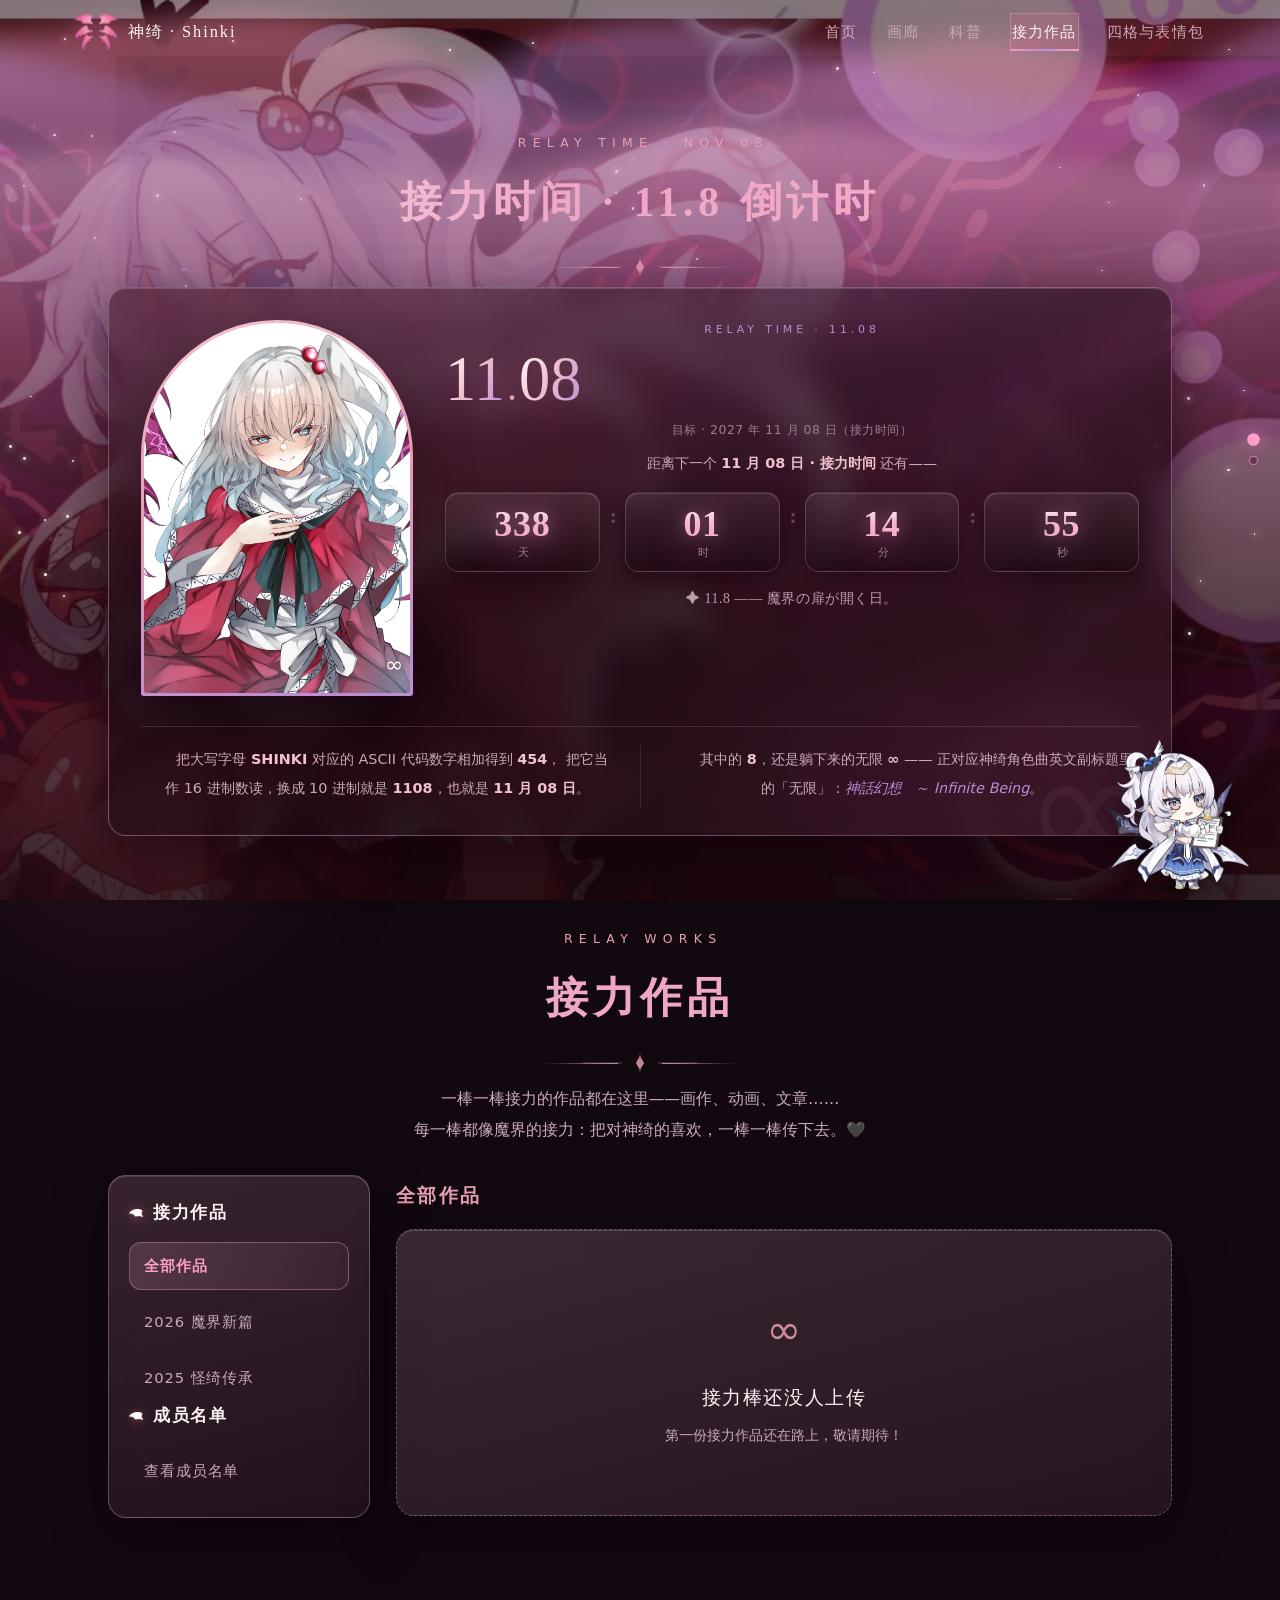
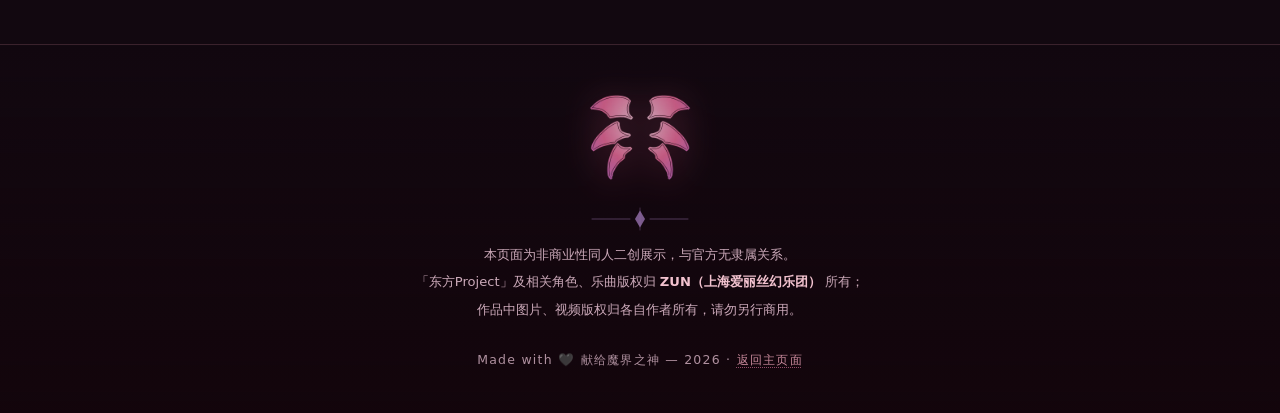
<file: relay.html>
<!DOCTYPE html>
<html lang="zh-CN">
<head>
  <meta charset="UTF-8">
  <meta name="viewport" content="width=device-width, initial-scale=1.0">
  <title>接力作品 — 神绮 · 魔界之神 · 同人二创展示</title>
  <meta name="description" content="神绮（Shinki）接力作品展：按年份与成员浏览历届画作、视频与文章接力，支持线上投稿。">
  <link rel="icon" href="assets/img/favicon.png" type="image/png">
  <link rel="stylesheet" href="assets/css/style.css">
  <link rel="stylesheet" href="assets/css/relay.css">
  <link rel="stylesheet" href="assets/css/shinki.css">
  <link rel="stylesheet" href="assets/css/pet.css">
  <link rel="expect" href="#footer" blocking="render">
    <script defer src="https://stats.metamiku.com/script.js" data-website-id="955d207d-6eb7-44bf-b611-22d98b4585f8" data-domains="shinki1108.com" data-exclude-search="true" data-exclude-hash="true" data-track-outbound-links="true"></script>
  <script defer src="assets/js/analytics.js"></script>
  <script type="speculationrules">{"prerender":[{"where":{"and":[{"href_matches":"*.html","relative_to":"document"},{"not":{"selector_matches":"[target=_blank]"}}]},"eagerness":"moderate"}]}</script>

  <meta name="theme-color" content="#120810">
  <meta name="color-scheme" content="dark">
  <link rel="apple-touch-icon" href="assets/img/apple-touch-icon.png">
  <link rel="manifest" href="manifest.webmanifest">
  <meta property="og:type" content="website">
  <meta property="og:site_name" content="神绮 · 魔界之神 · 同人二创展示">
  <meta property="og:title" content="神绮（Shinki）— 魔界之神 · 同人二创展示">
  <meta property="og:description" content="魔界之神的角色档案与接力作品——怪绮谈第五作六面 BOSS 神绮。">
  <meta property="og:image" content="https://shinki1108.com/assets/img/shinki.webp">
  <meta name="twitter:card" content="summary_large_image">
  <meta name="twitter:title" content="神绮（Shinki）— 魔界之神">
  <meta name="twitter:description" content="魔界之神的角色档案与接力作品。">
  <meta name="twitter:image" content="https://shinki1108.com/assets/img/shinki.webp">
</head>
<body>

  <svg xmlns="http://www.w3.org/2000/svg" style="display:none" aria-hidden="true">
    <symbol id="shinki-wings" viewBox="0 0 512 436">
      <image href="assets/img/shinki-wings.webp" x="0" y="0" width="512" height="436" preserveAspectRatio="xMidYMid meet"/>
    </symbol>
  </svg>
    <a class="skip-link" href="#main">跳到主要内容</a>

  <div id="bgStars" aria-hidden="true"></div>
  <script src="assets/js/stars.js"></script>

  <div class="bg-aurora-curtains" aria-hidden="true">
    <svg viewBox="0 0 1440 800" preserveAspectRatio="xMidYMid slice">
      <defs>
        <linearGradient id="aurG1" x1="0" y1="0" x2="0" y2="1">
          <stop offset="0" stop-color="#ffb6d0" stop-opacity=".5"/>
          <stop offset=".45" stop-color="#e2608a" stop-opacity=".2"/>
          <stop offset="1" stop-color="#e2608a" stop-opacity="0"/>
        </linearGradient>
        <linearGradient id="aurG2" x1="0" y1="0" x2="0" y2="1">
          <stop offset="0" stop-color="#c79cf0" stop-opacity=".42"/>
          <stop offset=".55" stop-color="#9b6ad0" stop-opacity=".15"/>
          <stop offset="1" stop-color="#9b6ad0" stop-opacity="0"/>
        </linearGradient>
        <linearGradient id="aurG3" x1="0" y1="0" x2="0" y2="1">
          <stop offset="0" stop-color="#ffd0e0" stop-opacity=".34"/>
          <stop offset=".55" stop-color="#d98ab8" stop-opacity=".12"/>
          <stop offset="1" stop-color="#d98ab8" stop-opacity="0"/>
        </linearGradient>
        <filter id="aurBlur" x="-20%" y="-20%" width="140%" height="140%"><feGaussianBlur stdDeviation="13"/></filter>
      </defs>
      <g class="aurora-curve aurora-curve--a" filter="url(#aurBlur)">
        <path d="M-90 -60 C 140 150 330 -90 570 70 C 770 185 950 -70 1190 90 C 1330 175 1470 30 1530 130 L 1530 600 C 1300 440 1090 660 870 535 C 650 420 430 640 210 515 C 40 430 -50 560 -90 500 Z" fill="url(#aurG1)"/>
      </g>
      <g class="aurora-curve aurora-curve--b" filter="url(#aurBlur)">
        <path d="M-70 80 C 170 -50 350 190 570 70 C 810 -90 1010 190 1230 50 C 1370 -50 1490 70 1530 70 L 1530 500 C 1310 580 1090 350 910 475 C 690 605 470 395 250 475 C 90 535 -30 460 -70 500 Z" fill="url(#aurG2)"/>
      </g>
      <g class="aurora-curve aurora-curve--c" filter="url(#aurBlur)">
        <path d="M30 180 C 250 70 470 210 710 130 C 930 60 1150 210 1390 130 L 1450 210 L 1450 440 C 1190 520 950 350 730 455 C 510 555 270 415 70 475 L 30 440 Z" fill="url(#aurG3)"/>
      </g>
    </svg>
  </div>
  <div class="bg-glow bg-glow--a" aria-hidden="true"></div>
  <div class="bg-glow bg-glow--b" aria-hidden="true"></div>






  <header class="site-header" id="siteHeader">
    <div class="site-header__inner">
      <a class="brand" href="index.html" aria-label="回到首页">
        <svg class="brand__mascot" viewBox="0 0 512 436" aria-hidden="true"><use href="#shinki-wings"/></svg>
        <span>神绮 · Shinki</span>
      </a>
      <button class="nav-toggle" id="navToggle" aria-label="展开导航" aria-expanded="false" aria-controls="navLinks">
        <span></span><span></span><span></span>
      </button>
                  <nav class="nav-links" id="navLinks" aria-label="主导航">
        <a href="index.html" class="nav-link">首页</a>
        <a href="gallery.html" class="nav-link">画廊</a>
        <a href="videos.html" class="nav-link">科普</a>
        <a href="relay.html" class="nav-link is-active">接力作品</a>
        <a href="manga.html" class="nav-link">四格与表情包</a>
      </nav>
    </div>
  </header>

  <main id="main"><section class="section page-head winter-count" id="winter">
      <header class="section__head reveal">
        <p class="section__kicker">RELAY TIME · NOV 08</p>
        <h2 class="section__title">接力时间 · 11.8 倒计时</h2>
        <div class="section__divider" aria-hidden="true">
          <svg viewBox="0 0 140 24" class="divider-mark"><path d="M2 12h46M92 12h46" fill="none" stroke="currentColor" stroke-width="1" stroke-linecap="round" opacity=".55"/><path d="M70 3.5l5 8.5-5 8.5-5-8.5z" fill="currentColor" opacity=".9"/><path d="M70 1v22" fill="none" stroke="currentColor" stroke-width="1" stroke-linecap="round" opacity=".45"/></svg>
        </div>
      </header>

      <div class="winter-card glass glass--frost reveal">
        <div class="rt-portrait" aria-hidden="true">
          <span class="rt-portrait__glow"></span>
          <div class="rt-portrait__frame">
            <img src="assets/img/shinki-tachie.webp" alt="神绮 立绘">
          </div>
          <span class="rt-portrait__badge">∞</span>
        </div>

        <div class="rt-main">
          <p class="rt-kicker">RELAY TIME · 11.08</p>
          <p class="rt-date" aria-hidden="true"><span>11</span><i>.</i><span>08</span></p>
          <p class="winter-card__target" id="winterTarget"></p>
          <p class="rt-lead">距离下一个 <strong>11 月 08 日 · 接力时间</strong> 还有——</p>

          <div class="winter-clock" id="winterClock" role="timer">
            <div class="winter-clock__cell">
              <span class="winter-clock__num" id="wcDays">--</span>
              <span class="winter-clock__unit">天</span>
            </div>
            <span class="winter-clock__colon" aria-hidden="true">:</span>
            <div class="winter-clock__cell">
              <span class="winter-clock__num" id="wcHours">--</span>
              <span class="winter-clock__unit">时</span>
            </div>
            <span class="winter-clock__colon" aria-hidden="true">:</span>
            <div class="winter-clock__cell">
              <span class="winter-clock__num" id="wcMins">--</span>
              <span class="winter-clock__unit">分</span>
            </div>
            <span class="winter-clock__colon" aria-hidden="true">:</span>
            <div class="winter-clock__cell">
              <span class="winter-clock__num" id="wcSecs">--</span>
              <span class="winter-clock__unit">秒</span>
            </div>
          </div>

          <p class="winter-card__foot" id="winterFoot">✦ 11.8 —— 魔界の扉が開く日。</p>
        </div>

        <div class="relaytime-note">
          <p>
            把大写字母 <strong>SHINKI</strong> 对应的 ASCII 代码数字相加得到 <strong>454</strong>，
            把它当作 16 进制数读，换成 10 进制就是 <strong>1108</strong>，也就是 <strong>11 月 08 日</strong>。
          </p>
          <p>
            其中的 <strong>8</strong>，还是躺下来的无限 <strong>∞</strong>
            —— 正对应神绮角色曲英文副标题里的「无限」：<em>神話幻想　～ Infinite Being</em>。
          </p>
        </div>
      </div>
    </section>

    <section class="section relay-head">
      <header class="section__head reveal">
        <p class="section__kicker">RELAY WORKS</p>
        <h2 class="section__title">接力作品</h2>
        <div class="section__divider" aria-hidden="true">
          <svg viewBox="0 0 140 24" class="divider-mark"><path d="M2 12h46M92 12h46" fill="none" stroke="currentColor" stroke-width="1" stroke-linecap="round" opacity=".55"/><path d="M70 3.5l5 8.5-5 8.5-5-8.5z" fill="currentColor" opacity=".9"/><path d="M70 1v22" fill="none" stroke="currentColor" stroke-width="1" stroke-linecap="round" opacity=".45"/></svg>
        </div>
      </header>
      <p class="relay-intro reveal">
        一棒一棒接力的作品都在这里——画作、动画、文章……<br>
        每一棒都像魔界的接力：把对神绮的喜欢，一棒一棒传下去。🖤
      </p>



      <div class="relay-layout">
        <aside class="relay-side glass glass--lav reveal">
          <h3 class="relay-side__title">接力作品</h3>
          <nav class="relay-cats" id="relayCats" aria-label="作品分类"></nav>
          <h3 class="relay-side__title">成员名单</h3>
          <nav class="relay-cats" aria-label="成员名单视图">
            <button type="button" class="relay-cat" id="relayMembersBtn" aria-controls="relayMembersView" aria-pressed="false">查看成员名单</button>
          </nav>
        </aside>
        <section class="relay-content">
          <h3 class="relay-content__title" id="relayContentTitle">全部作品</h3>

          <!-- 视图 1：接力作品 -->
          <div class="relay-view" id="relayWorksView">
            <div class="relay-grid" id="relayGrid" aria-live="polite">
              <div class="relay-empty glass glass--frost reveal" id="relayEmpty">
                <span class="relay-empty__flake" aria-hidden="true">∞</span>
                <p class="relay-empty__title">接力棒还没人上传</p>
                <p class="relay-empty__note">第一份接力作品还在路上，敬请期待！<br>
                </p>
              </div>
            </div>
          </div>

          <!-- 视图 2：成员名单（页内子页面：点侧边栏「查看成员名单」进入，点年份分类切回） -->
          <div class="relay-view" id="relayMembersView" hidden>
            <p class="relay-view__note">
              每一棒只记「第几棒 · 作者 · 说明 · 链接」。想看作品本身，点侧边栏的年份分类即可切回。
            </p>
            <div class="members-list" id="membersList" aria-live="polite"></div>
          </div>
        </section>
      </div>

    </section>
  </main>

  <footer class="site-footer" id="footer">
    <div class="site-footer__inner">
      <div class="site-footer__mascot" aria-hidden="true">
        <svg viewBox="0 0 512 436"><use href="#shinki-wings"/></svg>
      </div>
      <svg class="site-footer__mark" viewBox="0 0 140 24" aria-hidden="true">
        <path d="M22 12h38M80 12h38" fill="none" stroke="currentColor" stroke-width="1" stroke-linecap="round" opacity=".5"/>
        <path d="M70 3.5l5 8.5-5 8.5-5-8.5z" fill="currentColor" opacity=".85"/>
        <path d="M70 1v22" fill="none" stroke="currentColor" stroke-width="1" stroke-linecap="round" opacity=".4"/>
      </svg>
      <p class="site-footer__note">
        本页面为非商业性同人二创展示，与官方无隶属关系。<br>
        「东方Project」及相关角色、乐曲版权归 <strong>ZUN（上海爱丽丝幻乐团）</strong> 所有；<br>
        作品中图片、视频版权归各自作者所有，请勿另行商用。
      </p>
      <p class="site-footer__copy">Made with 🖤 献给魔界之神 — <span id="year">2026</span> · <a class="text-link" href="index.html">返回主页面</a></p>
    </div>
  </footer>
  <script defer src="assets/js/main.js"></script><script defer src="assets/js/relay.js"></script>
  <script defer src="assets/js/pet.js"></script>
  <script defer src="assets/js/pet-boot.js"></script>
</body>
</html>
</file>
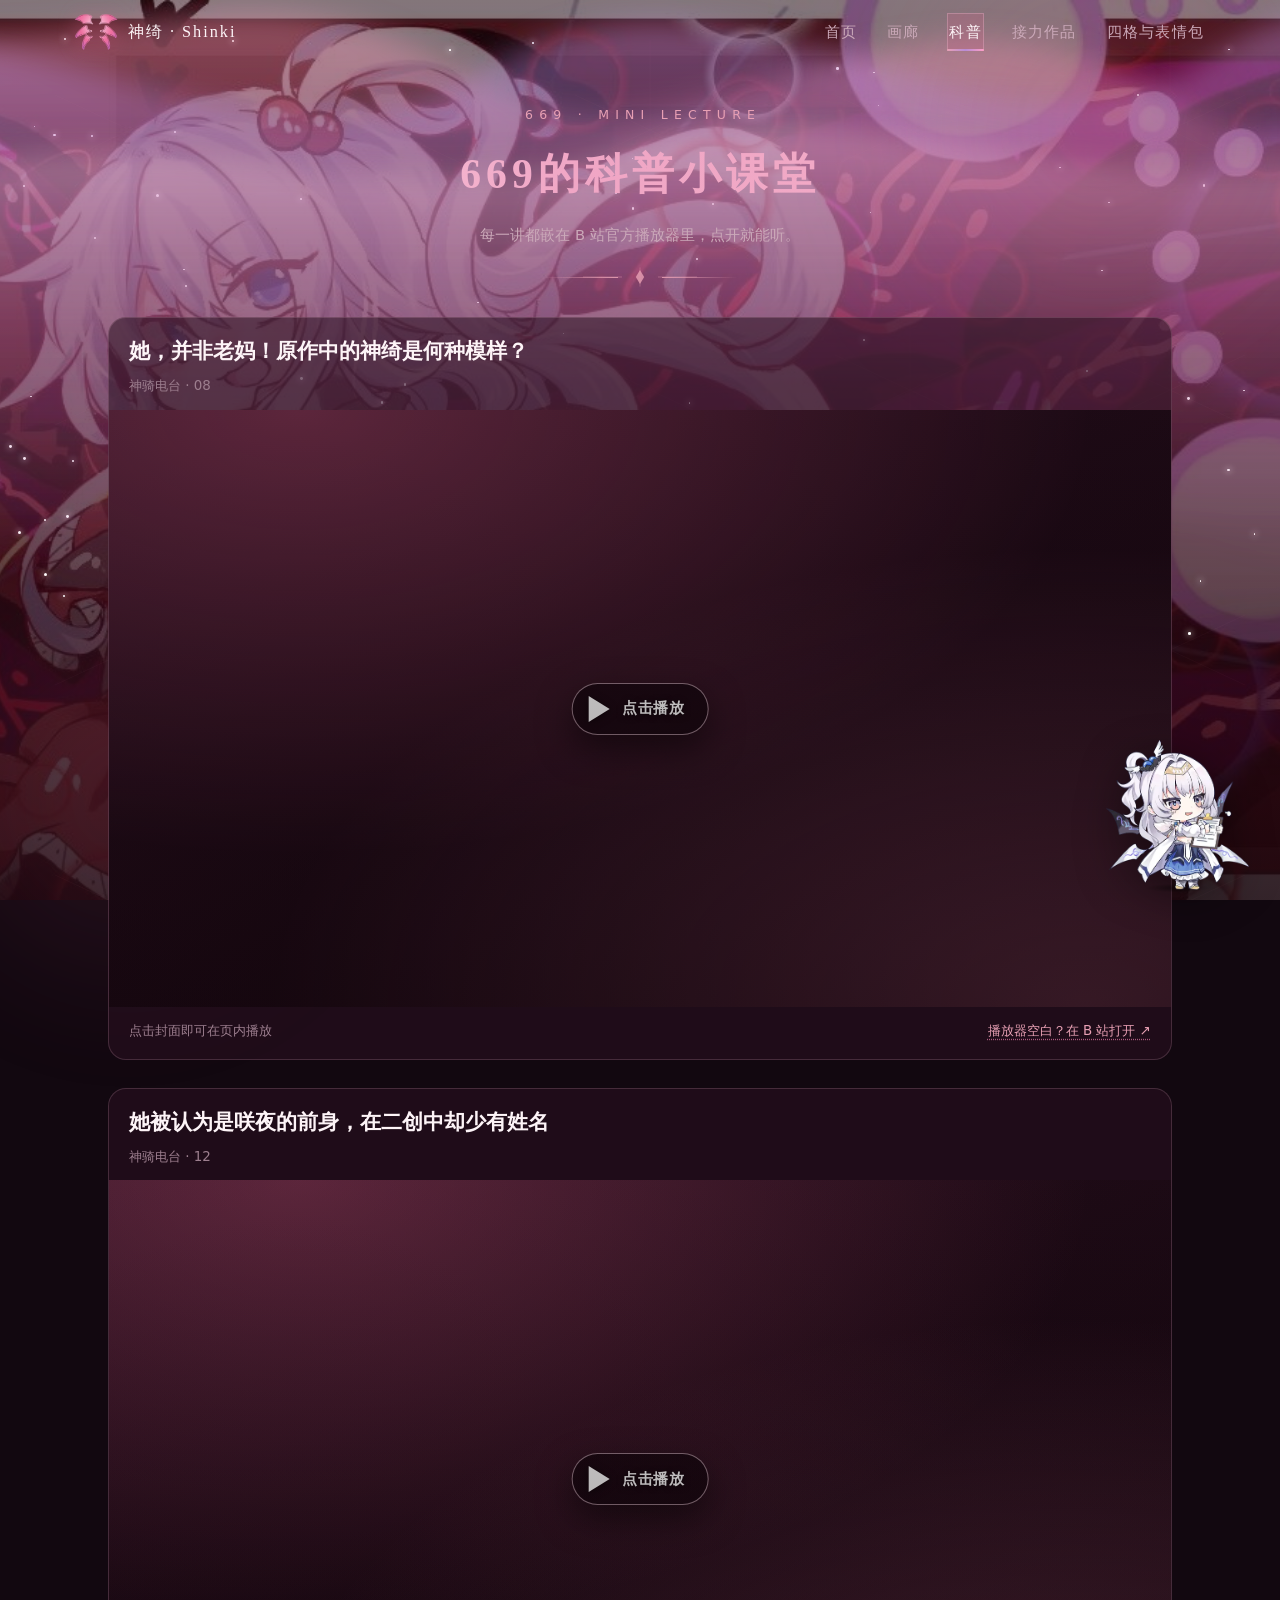
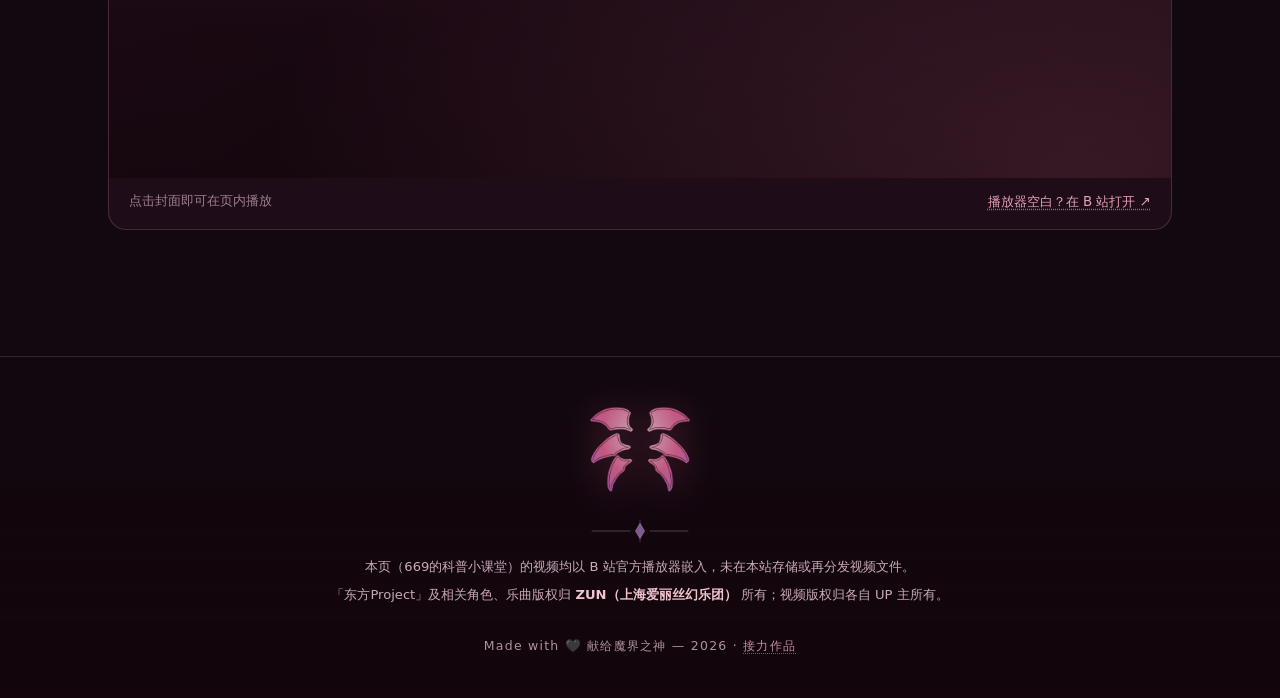
<file: videos.html>
<!DOCTYPE html>
<html lang="zh-CN">
<head>
  <meta charset="UTF-8">
  <meta name="viewport" content="width=device-width, initial-scale=1.0">
  <title>669的科普小课堂 — 神绮 · 魔界之神 · 同人二创展示</title>
  <meta name="description" content="669的科普小课堂：神绮（Shinki）相关的讲解与视频合集，嵌入 B 站播放器，点封面即在站内播放。">
  <link rel="icon" href="assets/img/favicon.png" type="image/png">
  <link rel="stylesheet" href="assets/css/style.css">
  <link rel="stylesheet" href="assets/css/videos.css">
  <link rel="stylesheet" href="assets/css/shinki.css">
  <link rel="stylesheet" href="assets/css/pet.css">
  <link rel="expect" href="#footer" blocking="render">
    <script defer src="https://stats.metamiku.com/script.js" data-website-id="955d207d-6eb7-44bf-b611-22d98b4585f8" data-domains="shinki1108.com" data-exclude-search="true" data-exclude-hash="true" data-track-outbound-links="true"></script>
  <script defer src="assets/js/analytics.js"></script>
  <script type="speculationrules">{"prerender":[{"where":{"and":[{"href_matches":"*.html","relative_to":"document"},{"not":{"selector_matches":"[target=_blank]"}}]},"eagerness":"moderate"}]}</script>
  <meta name="theme-color" content="#120810">
  <meta name="color-scheme" content="dark">
  <link rel="apple-touch-icon" href="assets/img/apple-touch-icon.png">
  <link rel="manifest" href="manifest.webmanifest">
  <meta property="og:type" content="website">
  <meta property="og:site_name" content="神绮 · 魔界之神 · 同人二创展示">
  <meta property="og:title" content="669的科普小课堂 — 神绮 · 魔界之神">
  <meta property="og:description" content="669的科普小课堂：点封面即在站内播放（B 站官方播放器）。">
  <meta property="og:image" content="https://shinki1108.com/assets/img/splash-main.webp">
  <meta name="twitter:card" content="summary_large_image">
</head>
<body>
  <a class="skip-link" href="#videos">跳到主要内容</a>

  <svg xmlns="http://www.w3.org/2000/svg" style="display:none" aria-hidden="true">
    <symbol id="shinki-wings" viewBox="0 0 512 436">
      <image href="assets/img/shinki-wings.webp" x="0" y="0" width="512" height="436" preserveAspectRatio="xMidYMid meet"/>
    </symbol>
  </svg>

  <div id="bgStars" aria-hidden="true"></div>
  <script src="assets/js/stars.js"></script>

  <div class="bg-aurora-curtains" aria-hidden="true">
    <svg viewBox="0 0 1440 800" preserveAspectRatio="xMidYMid slice">
      <defs>
        <linearGradient id="aurG1" x1="0" y1="0" x2="0" y2="1">
          <stop offset="0" stop-color="#ffb6d0" stop-opacity=".5"/>
          <stop offset=".45" stop-color="#e2608a" stop-opacity=".2"/>
          <stop offset="1" stop-color="#e2608a" stop-opacity="0"/>
        </linearGradient>
        <linearGradient id="aurG2" x1="0" y1="0" x2="0" y2="1">
          <stop offset="0" stop-color="#c79cf0" stop-opacity=".42"/>
          <stop offset=".55" stop-color="#9b6ad0" stop-opacity=".15"/>
          <stop offset="1" stop-color="#9b6ad0" stop-opacity="0"/>
        </linearGradient>
        <linearGradient id="aurG3" x1="0" y1="0" x2="0" y2="1">
          <stop offset="0" stop-color="#ffd0e0" stop-opacity=".34"/>
          <stop offset=".55" stop-color="#d98ab8" stop-opacity=".12"/>
          <stop offset="1" stop-color="#d98ab8" stop-opacity="0"/>
        </linearGradient>
        <filter id="aurBlur" x="-20%" y="-20%" width="140%" height="140%"><feGaussianBlur stdDeviation="13"/></filter>
      </defs>
      <g class="aurora-curve aurora-curve--a" filter="url(#aurBlur)">
        <path d="M-90 -60 C 140 150 330 -90 570 70 C 770 185 950 -70 1190 90 C 1330 175 1470 30 1530 130 L 1530 600 C 1300 440 1090 660 870 535 C 650 420 430 640 210 515 C 40 430 -50 560 -90 500 Z" fill="url(#aurG1)"/>
      </g>
      <g class="aurora-curve aurora-curve--b" filter="url(#aurBlur)">
        <path d="M-70 80 C 170 -50 350 190 570 70 C 810 -90 1010 190 1230 50 C 1370 -50 1490 70 1530 70 L 1530 500 C 1310 580 1090 350 910 475 C 690 605 470 395 250 475 C 90 535 -30 460 -70 500 Z" fill="url(#aurG2)"/>
      </g>
      <g class="aurora-curve aurora-curve--c" filter="url(#aurBlur)">
        <path d="M30 180 C 250 70 470 210 710 130 C 930 60 1150 210 1390 130 L 1450 210 L 1450 440 C 1190 520 950 350 730 455 C 510 555 270 415 70 475 L 30 440 Z" fill="url(#aurG3)"/>
      </g>
    </svg>
  </div>
  <div class="bg-glow bg-glow--a" aria-hidden="true"></div>
  <div class="bg-glow bg-glow--b" aria-hidden="true"></div>





  <header class="site-header" id="siteHeader">
    <div class="site-header__inner">
      <a class="brand" href="index.html" aria-label="回到首页">
        <svg class="brand__mascot" viewBox="0 0 512 436" aria-hidden="true"><use href="#shinki-wings"/></svg>
        <span>神绮 · Shinki</span>
      </a>
      <button class="nav-toggle" id="navToggle" aria-label="展开导航" aria-expanded="false" aria-controls="navLinks">
        <span></span><span></span><span></span>
      </button>
      <nav class="nav-links" id="navLinks" aria-label="主导航">
        <a href="index.html" class="nav-link">首页</a>
        <a href="gallery.html" class="nav-link">画廊</a>
        <a href="videos.html" class="nav-link is-active">科普</a>
        <a href="relay.html" class="nav-link">接力作品</a>
        <a href="manga.html" class="nav-link">四格与表情包</a>
      </nav>
    </div>
  </header>

  <main>

    <section class="section" id="videos">
      <header class="section__head reveal">
        <p class="section__kicker">669 · MINI LECTURE</p>
        <h2 class="section__title">669的科普小课堂</h2>
        <p class="section__lead">每一讲都嵌在 B 站官方播放器里，点开就能听。</p>
        <div class="section__divider" aria-hidden="true">
          <svg viewBox="0 0 140 24" class="divider-mark"><path d="M2 12h46M92 12h46" fill="none" stroke="currentColor" stroke-width="1" stroke-linecap="round" opacity=".55"/><path d="M70 3.5l5 8.5-5 8.5-5-8.5z" fill="currentColor" opacity=".9"/><path d="M70 1v22" fill="none" stroke="currentColor" stroke-width="1" stroke-linecap="round" opacity=".45"/></svg>
        </div>
      </header>

      <div class="vid-grid" id="vidGrid">
        <p class="vid-loading">正在读取视频清单…</p>
      </div>

    </section>
  </main>

  <footer class="site-footer" id="footer">
    <div class="site-footer__inner">
      <div class="site-footer__mascot" aria-hidden="true">
        <svg viewBox="0 0 512 436" style="color:var(--ice)"><use href="#shinki-wings"/></svg>
      </div>
      <svg class="site-footer__mark" viewBox="0 0 140 24" aria-hidden="true">
        <path d="M22 12h38M80 12h38" fill="none" stroke="currentColor" stroke-width="1" stroke-linecap="round" opacity=".5"/>
        <path d="M70 3.5l5 8.5-5 8.5-5-8.5z" fill="currentColor" opacity=".85"/>
        <path d="M70 1v22" fill="none" stroke="currentColor" stroke-width="1" stroke-linecap="round" opacity=".4"/>
      </svg>
      <p class="site-footer__note">
        本页（669的科普小课堂）的视频均以 B 站官方播放器嵌入，未在本站存储或再分发视频文件。<br>
        「东方Project」及相关角色、乐曲版权归 <strong>ZUN（上海爱丽丝幻乐团）</strong> 所有；视频版权归各自 UP 主所有。
      </p>
      <p class="site-footer__copy">Made with 🖤 献给魔界之神 — <span id="year">2026</span> · <a class="text-link" href="relay.html">接力作品</a></p>
    </div>
  </footer>

  <script defer src="assets/js/main.js"></script>
  <script defer src="assets/js/videos.js"></script>
  <script defer src="assets/js/pet.js"></script>
  <script defer src="assets/js/pet-boot.js"></script>
</body>
</html>
</file>
<file: assets/css/style.css>
/* =========================================================
   蕾蒂·霍瓦特洛克 — 冬之雪女 · 同人二创展示
   设计语言：冬夜 × 冰晶 / 玻璃拟态 / 薰衣草紫与冰蓝
   ========================================================= */

/* ---------- 设计令牌 ---------- */
:root {
  --bg-0: #120810;
  --bg-1: #1d0f1c;
  --bg-2: #2c1526;
  --ink: #f8eef2;
  --ink-dim: #cba9b9;
  --ink-faint: #9d7f8f;
  --ice: #e8a0b4;
  --ice-soft: #f2c2cf;
  --lav: #b98cd6;
  --snow: #fdf4f7;
  --line: rgba(232, 168, 196, .18);
  --glass: rgba(42, 18, 34, .55);
  --glass-bd: rgba(242, 190, 212, .18);
  --radius: 18px;
  --shadow: 0 18px 50px rgba(14, 2, 10, .55);
  --font-serif: "ZCOOL KuaiLe", "Ma Shan Zheng", "Noto Serif SC", "Songti SC", "SimSun", serif;
  --font-sans: system-ui, -apple-system, "Segoe UI", "Microsoft YaHei", "PingFang SC", "Noto Sans SC", sans-serif;
  --font-jp: "Hiragino Mincho ProN", "Yu Mincho", "Noto Serif JP", "SimSun", serif;
}

/* ---------- 基础 ---------- */
*, *::before, *::after { box-sizing: border-box; }

html { scroll-behavior: smooth; }

body {
  position: relative;
  margin: 0;
  font-family: var(--font-sans);
  font-size: 16px;
  line-height: 1.75;
  color: var(--ink);
  background: var(--bg-0);
  overflow-x: hidden;
  -webkit-font-smoothing: antialiased;
}

body::before {
  content: '';
  position: fixed;
  inset: 0;
  z-index: -2;
  background:
    linear-gradient(180deg, rgba(30, 6, 15,.55) 0%, rgba(49, 12, 26,.66) 34%, rgba(41, 9, 21,.76) 64%, rgba(24, 6, 13,.88) 100%),
    url('../img/bg-desktop.jpg') center / cover no-repeat;
}

::selection { background: rgba(232, 160, 180, .38); color: #fff; }

::-webkit-scrollbar { width: 10px; }
::-webkit-scrollbar-track { background: #250914; }
::-webkit-scrollbar-thumb {
  background: linear-gradient(180deg, #6d3a58, #8b4a72);
  border-radius: 6px;
}
::-webkit-scrollbar-thumb:hover { background: linear-gradient(180deg, #8d4a6c, #a85c8a); }

:focus-visible { outline: 2px solid var(--ice); outline-offset: 3px; border-radius: 4px; }

img { max-width: 100%; }

/* ---------- 背景层 ---------- */
#snow {
  position: fixed;
  inset: 0;
  z-index: 1;
  pointer-events: none;
}

.bg-glow {
  position: fixed;
  border-radius: 50%;
  filter: blur(70px);
  pointer-events: none;
  z-index: 0;
  opacity: .45;
}
.bg-glow--a {
  width: 48vw; height: 48vw;
  top: -14vw; right: -10vw;
  background: radial-gradient(circle, rgba(226, 96, 138, .42), transparent 65%);
}
.bg-glow--b {
  width: 40vw; height: 40vw;
  bottom: -12vw; left: -10vw;
  background: radial-gradient(circle, rgba(193, 88, 128, .38), transparent 65%);
}/* ---------- 吸顶导航 ---------- */

.site-header {
  position: fixed;
  top: 0; left: 0; right: 0;
  z-index: 50;
  background: transparent;
  border-bottom: 0;
  backdrop-filter: blur(0px);
  -webkit-backdrop-filter: blur(0px);
  transition: background .3s ease;
}
.site-header:hover,
.site-header.scrolled:hover {
  background: rgba(16, 3, 8, .92);
  backdrop-filter: blur(14px);
  -webkit-backdrop-filter: blur(14px);
}
.site-header__inner {
  max-width: 1180px;
  margin: 0 auto;
  padding: 0 24px;
  height: 64px;
  display: flex;
  align-items: center;
  justify-content: space-between;
  gap: 20px;
}
.brand {
  display: inline-flex;
  align-items: center;
  gap: 10px;
  color: var(--snow);
  font-family: var(--font-serif);
  font-size: 1.02rem;
  letter-spacing: .12em;
  text-decoration: none;
  white-space: nowrap;
}


.nav-links { display: flex; align-items: center; gap: 26px; }
.nav-link {
  position: relative;
  padding: 6px 2px;
  color: var(--ink-dim);
  font-size: .95rem;
  letter-spacing: .08em;
  text-decoration: none;
  transition: color .25s ease;
}
.nav-link::after {
  content: '';
  position: absolute;
  left: 0; right: 0; bottom: 0;
  height: 2px;
  border-radius: 2px;
  background: linear-gradient(90deg, var(--ice), var(--lav));
  transform: scaleX(0);
  transform-origin: left;
  transition: transform .3s ease;
}
.nav-link:hover { color: var(--snow); }
.nav-link:hover::after { transform: scaleX(1); }
.nav-link.is-active { color: var(--ice); }
.nav-link.is-active::after { transform: scaleX(1); }

.nav-toggle {
  display: none;
  flex-direction: column;
  justify-content: center;
  gap: 5px;
  width: 44px; height: 44px;
  padding: 10px;
  background: none;
  border: 0;
  cursor: pointer;
  z-index: 60;
}
.nav-toggle span {
  display: block;
  width: 22px; height: 2px;
  margin: 0 auto;
  background: var(--snow);
  border-radius: 2px;
  transition: transform .3s ease, opacity .3s ease;
}
.nav-toggle[aria-expanded="true"] span:nth-child(1) { transform: translateY(7px) rotate(45deg); }
.nav-toggle[aria-expanded="true"] span:nth-child(2) { opacity: 0; }
.nav-toggle[aria-expanded="true"] span:nth-child(3) { transform: translateY(-7px) rotate(-45deg); }

main { position: relative; z-index: 2; }/* ---------- 通用组件 ---------- */
.btn {
  display: inline-flex;
  align-items: center;
  gap: .55em;
  padding: .78em 1.7em;
  border-radius: 999px;
  border: 1px solid transparent;
  font: inherit;
  font-size: .96rem;
  letter-spacing: .05em;
  cursor: pointer;
  text-decoration: none;
  transition: transform .2s ease, box-shadow .25s ease, background .25s ease, border-color .25s ease, color .25s ease;
}
.btn svg { width: 1.15em; height: 1.15em; flex: 0 0 auto; }
.btn--primary {
  background: linear-gradient(135deg, #88294d, #ab3763 45%, #982954);
  border-color: rgba(242, 160, 255, .35);
  color: var(--snow);
  box-shadow: 0 8px 26px rgba(204, 76, 224, .28);
}
.btn--primary:hover {
  transform: translateY(-2px);
  box-shadow: 0 12px 34px rgba(218, 86, 239, .42);
}
.btn--ghost {
  background: rgba(242, 148, 184, .06);
  border-color: rgba(242, 160, 255, .3);
  color: var(--ice-soft);
}
.btn--ghost:hover {
  background: rgba(242, 148, 184, .12);
  border-color: var(--ice);
  color: var(--snow);
  transform: translateY(-2px);
}
.btn--sm { padding: .5em 1.15em; font-size: .88rem; }

.glass {
  background: var(--glass);
  border: 1px solid var(--glass-bd);
  border-radius: var(--radius);
  backdrop-filter: blur(14px);
  -webkit-backdrop-filter: blur(14px);
  box-shadow: var(--shadow), inset 0 1px 0 rgba(255, 255, 255, .06);
}

.text-link {
  color: var(--ice);
  text-decoration: underline dotted rgba(230, 123, 168, .7);
  text-underline-offset: 3px;
}
.text-link:hover { color: var(--ice-soft); text-decoration-style: solid; }

/* ---------- 章节通用 ---------- */
.section {
  max-width: 1120px;
  margin: 0 auto;
  padding: 104px 28px 36px;
}
.section__head { text-align: center; margin-bottom: 54px; }
.section__kicker {
  margin: 0 0 12px;
  font-size: .78rem;
  letter-spacing: .5em;
  padding-left: .5em;
  text-transform: uppercase;
  color: var(--ice);
}
.section__title {
  margin: 0;
  font-family: var(--font-serif);
  font-size: clamp(1.8rem, 4.2vw, 2.6rem);
  letter-spacing: .1em;
  color: var(--snow);
}
.section__divider {
  position: relative;
  display: flex;
  justify-content: center;
  margin-top: 18px;
  color: var(--ice);
  opacity: .9;
}
.section__divider svg { width: 20px; height: 20px; }
.section__divider::before,
.section__divider::after {
  content: '';
  position: absolute;
  top: 50%;
  width: 76px;
  height: 1px;
}
.section__divider::before {
  right: calc(50% + 22px);
  background: linear-gradient(90deg, transparent, var(--ice));
}
.section__divider::after {
  left: calc(50% + 22px);
  background: linear-gradient(90deg, var(--ice), transparent);
}/* ---------- Hero ---------- */
.hero {
  position: relative;
  min-height: 100svh;
  display: grid;
  place-items: center;
  text-align: center;
  padding: 96px 24px 80px;
}
.hero__inner { max-width: 780px; }
.hero__kicker {
  margin: 0 0 26px;
  font-size: .84rem;
  letter-spacing: .55em;
  padding-left: .55em;
  text-transform: uppercase;
  color: var(--ice);
  opacity: .95;
}
.hero__title {
  margin: 0;
  display: flex;
  flex-direction: column;
  gap: 14px;
  align-items: center;
}
.hero__title-jp {
  font-family: var(--font-jp);
  font-size: clamp(1rem, 2.6vw, 1.5rem);
  letter-spacing: .38em;
  padding-left: .38em;
  color: var(--ice-soft);
  font-weight: 400;
}
.hero__title-cn {
  font-family: var(--font-serif);
  font-size: clamp(2.5rem, 8.4vw, 5rem);
  font-weight: 700;
  letter-spacing: .12em;
  padding-left: .12em;          /* 抵消末字后多出的字距，保持视觉居中 */
  line-height: 1.22;
  -webkit-font-smoothing: antialiased;
  -moz-osx-font-smoothing: grayscale;
  text-rendering: optimizeLegibility;
  filter: drop-shadow(0 6px 26px rgba(222, 117, 238, .22));
}
.hero__title-en {
  font-size: clamp(.68rem, 1.6vw, .95rem);
  letter-spacing: .6em;
  padding-left: .6em;
  color: var(--ink-dim);
  text-transform: uppercase;
}
.hero__tagline {
  margin: 30px 0 0;
  font-family: var(--font-jp);
  font-size: clamp(1.15rem, 3.4vw, 1.9rem);
  letter-spacing: .22em;
  color: var(--snow);
  animation: glowPulse 3.4s ease-in-out infinite;
}
@keyframes glowPulse {
  0%, 100% { text-shadow: 0 0 16px rgba(230, 123, 168, .3); }
  50% { text-shadow: 0 0 34px rgba(230, 123, 168, .7); }
}
.hero__desc {
  margin: 22px auto 0;
  max-width: 36em;
  color: var(--ink-dim);
  font-size: .98rem;
}
.hero__actions {
  margin-top: 38px;
  display: flex;
  justify-content: center;
  flex-wrap: wrap;
  gap: 16px;
}
.hero__scrollhint {
  position: absolute;
  left: 50%;
  transform: translateX(-50%);
  bottom: 26px;
  color: var(--ink-dim);
  opacity: .8;
  text-decoration: none;
  transition: opacity .25s ease, color .25s ease;
}
.hero__scrollhint:hover { opacity: 1; color: var(--ice); }
.hero__scrollhint svg {
  width: 30px; height: 30px;
  animation: bob 1.9s ease-in-out infinite;
}
@keyframes bob {
  0%, 100% { transform: translateY(0); }
  50% { transform: translateY(9px); }
}

/* ---------- 角色档案 ---------- */
.profile {
  display: grid;
  grid-template-columns: minmax(260px, 380px) 1fr;
  gap: 36px;
  align-items: stretch;
}

.profile__card { padding: clamp(14px, 3vw, 28px); }
.data-table { margin: 0; }
.data-row {
  display: grid;
  grid-template-columns: 112px 1fr;
  gap: 14px;
  padding: 13px 8px;
  border-bottom: 1px dashed rgba(230, 148, 242, .14);
}
.data-row:last-child { border-bottom: 0; }
.data-row dt {
  margin: 0;
  color: var(--ice);
  font-size: .9rem;
  letter-spacing: .18em;
  line-height: 1.6;
}
.data-row dd {
  margin: 0;
  color: var(--ink);
  font-size: .97rem;
}
.data-row dd small {
  display: block;
  margin-top: 2px;
  color: var(--ink-dim);
  font-size: .8rem;
  letter-spacing: .04em;
}

/* ---------- 角色介绍 ---------- */
.story {
  display: grid;
  grid-template-columns: 1.55fr 1fr;
  gap: 36px;
  align-items: start;
}
.story__card { padding: clamp(20px, 3.4vw, 38px); }
.story__title {
  margin: 0 0 4px;
  font-family: var(--font-serif);
  font-size: clamp(1.2rem, 2.6vw, 1.6rem);
  color: var(--snow);
  letter-spacing: .06em;
}
.story__title span {
  margin-left: .6em;
  font-family: var(--font-sans);
  font-size: .92rem;
  font-weight: 400;
  color: var(--ink-dim);
}
.story__card p { margin: 18px 0 0; color: var(--ink-dim); font-size: .97rem; }
.story__quote {
  position: relative;
  margin: 28px 0 4px;
  padding: 18px 22px 14px 34px;
  border-left: 3px solid var(--ice);
  border-radius: 0 12px 12px 0;
  background: linear-gradient(90deg, rgba(230, 123, 168, .12), rgba(230, 123, 168, .02));
  color: var(--snow);
  font-family: var(--font-serif);
  font-size: 1.1rem;
  letter-spacing: .04em;
}
.story__quote-mark {
  position: absolute;
  left: 9px; top: 0;
  font-size: 1.7rem;
  color: var(--ice);
  opacity: .85;
}
.story__quote-note {
  display: block;
  margin-top: 8px;
  font-family: var(--font-sans);
  font-size: .74rem;
  color: var(--ink-dim);
  letter-spacing: .12em;
}
.story__side { padding: clamp(18px, 2.6vw, 28px); }
.story__side-title {
  display: flex;
  align-items: center;
  gap: 12px;
  margin: 0 0 18px;
  color: var(--ice);
  font-size: .95rem;
  letter-spacing: .24em;
}
.story__side-title::before {
  content: '';
  width: 20px;
  height: 1px;
  background: var(--ice);
}
.story__list {
  margin: 0;
  padding: 0;
  list-style: none;
  display: flex;
  flex-direction: column;
  gap: 16px;
}
.story__list li {
  position: relative;
  padding-left: 20px;
  color: var(--ink-dim);
  font-size: .92rem;
}
.story__list li::before {
  content: '❄';
  position: absolute;
  left: 0; top: 1px;
  font-size: .8rem;
  color: var(--lav);
}
.story__list strong { display: block; color: var(--ice-soft); font-weight: 600; margin-bottom: 2px; }/* ---------- 登场作品 ---------- */
.works-grid {
  display: grid;
  grid-template-columns: 1fr 1fr;
  gap: 28px;
}
.work-card {
  position: relative;
  overflow: hidden;
  padding: clamp(20px, 3vw, 32px);
  transition: transform .28s ease, box-shadow .32s ease;
}
.work-card::before {
  content: '';
  position: absolute;
  top: -70px; left: -70px;
  width: 220px; height: 220px;
  border-radius: 50%;
  background: radial-gradient(circle, rgba(230, 123, 168, .16), transparent 70%);
  pointer-events: none;
}
.work-card:hover {
  transform: translateY(-5px);
  box-shadow: 0 26px 64px rgba(18, 2, 20, .62), inset 0 1px 0 rgba(255, 255, 255, .08);
}
.work-card__badge {
  display: inline-block;
  padding: .32em 1em;
  border-radius: 999px;
  border: 1px solid rgba(232, 168, 242, .4);
  background: rgba(222, 128, 164, .08);
  color: var(--lav);
  font-size: .72rem;
  letter-spacing: .2em;
}
.work-card__badge--soft {
  border-color: rgba(230, 148, 242, .35);
  background: rgba(230, 123, 168, .08);
  color: var(--ice-soft);
}
.work-card__title {
  margin: .95em 0 .2em;
  font-family: var(--font-serif);
  font-size: 1.16rem;
  letter-spacing: .04em;
  color: var(--snow);
}
.work-card__meta {
  margin: 0 0 14px;
  font-size: .8rem;
  letter-spacing: .06em;
  color: var(--ice-soft);
}
.work-card__desc { margin: 12px 0 0; font-size: .94rem; color: var(--ink-dim); }
.work-card__desc:last-child { margin-bottom: 0; }

/* ---------- 主题曲 ---------- */
.theme-card {
  display: flex;
  gap: clamp(18px, 3vw, 32px);
  align-items: flex-start;
  padding: clamp(22px, 3.4vw, 38px);
}
.theme-card__icon {
  position: relative;
  flex: 0 0 auto;
  width: 96px; height: 96px;
  border-radius: 50%;
  display: grid;
  place-items: center;
  color: var(--ice);
  background: radial-gradient(circle at 35% 28%, rgba(230, 123, 168, .2), rgba(230, 123, 168, .04));
  border: 1px solid rgba(230, 148, 242, .3);
  box-shadow: 0 0 30px rgba(209, 87, 228, .15);
  isolation: isolate;   /* 让外光晕只压在本图标内部背景之上 */
}

/* 雪花图标：光晕层 / 光环层 / 旋转层 各管一个 transform，互不覆盖 */
.theme-icon__glow,
.theme-icon__halo {
  position: absolute;
  border-radius: 50%;
  pointer-events: none;
}
.theme-icon__glow {
  inset: -6px;
  z-index: -1;
  background: radial-gradient(circle, rgba(230, 123, 168, .55), rgba(230, 123, 168, 0) 62%);
  opacity: var(--flake-energy, 0);
  transform: scale(calc(.88 + var(--flake-energy, 0) * .3));
  transition: opacity .18s linear, transform .18s linear;
}
.theme-icon__halo {
  inset: 5px;
  border: 1px solid rgba(245, 180, 255, .45);
  opacity: calc(.22 + var(--flake-energy, 0) * .5);
  transform: scale(calc(1 + var(--flake-energy, 0) * .26));
  transition: opacity .18s linear, transform .18s linear, border-color .18s linear, box-shadow .18s linear;
}
.theme-icon__spin {
  display: grid;
  place-items: center;
  width: 100%; height: 100%;
  animation: flakeSpin 34s linear infinite;   /* 待机：极慢自转 */
  will-change: transform;
}
.theme-card__icon.is-playing .theme-icon__spin { animation-duration: 7s; }
.theme-icon__flake {
  width: 52px; height: 52px;
  transform: scale(calc(1 + var(--flake-energy, 0) * .18));
  transition: transform .16s linear;
  filter: drop-shadow(0 0 8px rgba(230, 123, 168, .45));
}
/* 踩到节拍：光环亮一下、雪花闪一下 */
.theme-card__icon.is-beat .theme-icon__halo {
  border-color: rgba(255, 190, 220, .85);
  box-shadow: 0 0 20px rgba(255, 158, 198, .5);
}
.theme-card__icon.is-beat .theme-icon__flake { filter: drop-shadow(0 0 14px rgba(248, 206, 255, .85)); }
@keyframes flakeSpin { to { transform: rotate(360deg); } }
.theme-card__icon svg { width: 52px; height: 52px; }
.theme-card__jp {
  margin: 2px 0 6px;
  font-family: var(--font-jp);
  font-size: .95rem;
  letter-spacing: .32em;
  color: var(--lav);
}
.theme-card__title {
  margin: 0;
  font-family: var(--font-serif);
  font-size: 1.5rem;
  letter-spacing: .05em;
  color: var(--snow);
}
.theme-card__title small {
  margin-left: .4em;
  font-family: var(--font-sans);
  font-size: .92rem;
  font-weight: 400;
  color: var(--ink-dim);
}
.theme-card__meta {
  margin: .55em 0 1em;
  font-size: .8rem;
  letter-spacing: .05em;
  color: var(--ice-soft);
}
.theme-card__desc {
  margin: 0 0 20px;
  max-width: 44em;
  font-size: .96rem;
  color: var(--ink-dim);
}
.theme-card__audio {
  display: flex;
  flex-direction: column;
  gap: 12px;
  max-width: 44em;
}
.theme-card__audio-label {
  font-size: .78rem;
  letter-spacing: .18em;
  color: var(--ice-soft);
  opacity: .9;
}
/* ---------- 同人画廊 ---------- */
.gallery-intro {
  max-width: 52em;
  margin: 0 auto 28px;
  text-align: center;
  font-size: .98rem;
  color: var(--ink-dim);
}
.gallery-intro strong { color: var(--ice-soft); }
.gallery-intro small {
  display: block;
  margin-top: 6px;
  font-size: .8rem;
  opacity: .78;
}

.gallery-toolbar {
  display: flex;
  align-items: center;
  justify-content: center;
  flex-wrap: wrap;
  gap: 18px;
  margin-bottom: 24px;
}
.gallery-toolbar__note { font-size: .85rem; color: var(--ink-dim); }

[hidden] { display: none !important; }

.upload-panel {
  max-width: 660px;
  margin: 0 auto 32px;
  padding: clamp(18px, 3vw, 28px);
  display: flex;
  flex-direction: column;
  gap: 16px;
}
.upload-panel__field { display: flex; flex-direction: column; gap: 8px; }
.upload-panel label { font-size: .9rem; color: var(--ice-soft); letter-spacing: .06em; }
.label-note { margin-left: .5em; font-size: .74rem; color: var(--ink-faint); letter-spacing: 0; }
.upload-panel input[type="file"],
.upload-panel input[type="text"] {
  width: 100%;
  padding: .68em .95em;
  border-radius: 10px;
  border: 1px solid rgba(230, 148, 242, .25);
  background: rgba(39, 9, 21, .6);
  color: var(--ink);
  font: inherit;
  font-size: .92rem;
  outline: none;
  transition: border-color .2s ease;
}
.upload-panel input:focus { border-color: var(--ice); }
.upload-panel select {
  width: 100%;
  padding: .68em .95em;
  padding-right: 36px;
  border-radius: 10px;
  border: 1px solid rgba(230, 148, 242, .25);
  background: rgba(39, 9, 21, .6);
  color: var(--ink);
  font: inherit;
  font-size: .92rem;
  outline: none;
  transition: border-color .2s ease;
  appearance: none;
  -webkit-appearance: none;
  background-image: url("data:image/svg+xml,%3Csvg xmlns='http://www.w3.org/2000/svg' width='12' height='8'%3E%3Cpath d='M1 1l5 5 5-5' stroke='%23e8a0b4' stroke-width='1.6' fill='none' stroke-linecap='round'/%3E%3C/svg%3E");
  background-repeat: no-repeat;
  background-position: right 14px center;
  cursor: pointer;
}
.upload-panel select:focus { border-color: var(--ice); }
.upload-panel select option { background: #310c1a; color: var(--ink); }
.upload-panel input::file-selector-button {
  margin-right: .8em;
  padding: .45em 1em;
  border-radius: 8px;
  border: 1px solid rgba(230, 148, 242, .35);
  background: rgba(230, 123, 168, .14);
  color: var(--snow);
  font: inherit;
  font-size: .85rem;
  cursor: pointer;
}
.upload-panel__row { display: grid; grid-template-columns: 1fr 1fr; gap: 16px; }
.upload-panel__actions { display: flex; align-items: center; flex-wrap: wrap; gap: 12px; }
.upload-panel__error {
  flex: 1 1 100%;
  margin: 0;
  font-size: .85rem;
  color: #ffa3a3;
}


.lightbox {
  position: fixed;
  inset: 0;
  z-index: 300;
  display: grid;
  place-items: center;
  background: rgba(16, 3, 8, .93);
  backdrop-filter: blur(14px);
  -webkit-backdrop-filter: blur(14px);
  opacity: 0;
  visibility: hidden;
  transition: opacity .35s ease, visibility .35s ease;
}
.lightbox.open { opacity: 1; visibility: visible; }
.lightbox__stage { max-width: 100%; max-height: 100%; padding: 30px 70px; }
.lightbox__stage img,
.lightbox__stage video {
  max-width: 100%;
  max-height: calc(100vh - 120px);
  display: block;
  margin: 0 auto;
  object-fit: contain;
  border-radius: 14px;
  box-shadow: 0 30px 80px rgba(0, 0, 0, .65);
  animation: lbIn .3s ease both;
}
@keyframes lbIn {
  from { opacity: 0; transform: scale(.94); }
  to { opacity: 1; transform: none; }
}
.lightbox__close {
  position: absolute;
  top: 18px; right: 22px;
  z-index: 310;
  width: 54px; height: 54px;
  border-radius: 50%;
  border: 2px solid rgba(255, 135, 165, .8);
  background: rgba(196, 44, 76, .92);
  color: #fff;
  font-size: 1.7rem;
  font-weight: 700;
  line-height: 1;
  cursor: pointer;
  display: grid;
  place-items: center;
  box-shadow: 0 10px 30px rgba(0, 0, 0, .55);
  transition: background .2s ease, transform .2s ease;
}
.lightbox__close:hover { background: rgba(235, 68, 104, .95); transform: scale(1.08); }
.lightbox__arrow {
  position: absolute;
  top: 50%;
  transform: translateY(-50%);
  z-index: 310;
  width: 58px; height: 58px;
  border-radius: 50%;
  border: 1px solid rgba(248, 200, 255, .45);
  background: rgba(73, 23, 42, .6);
  color: var(--ice-soft);
  font-size: 1.8rem;
  line-height: 1;
  cursor: pointer;
  display: grid;
  place-items: center;
  transition: background .2s ease, transform .2s ease;
}
.lightbox__arrow--prev { left: 22px; }
.lightbox__arrow--next { right: 22px; }
.lightbox__arrow:hover { background: rgba(167, 68, 106, .75); transform: translateY(-50%) scale(1.1); }
.lightbox__cap {
  position: absolute;
  left: 0; right: 0; bottom: 20px;
  z-index: 310;
  margin: 0;
  text-align: center;
  font-size: .9rem;
  letter-spacing: .1em;
  color: var(--ink-dim);
}
.lightbox__cap b { color: var(--snow); font-weight: 600; }

.gallery-hint {
  max-width: 52em;
  margin: 28px auto 0;
  text-align: center;
  font-size: .85rem;
  color: var(--ink-dim);
}
.gallery-hint code {
  margin: 0 .15em;
  padding: .15em .55em;
  border-radius: 6px;
  border: 1px solid rgba(230, 148, 242, .18);
  background: rgba(242, 148, 184, .1);
  color: var(--ice-soft);
  font-size: .85em;
}/* ---------- 页脚 ---------- */
.site-footer {
  position: relative;
  z-index: 2;
  margin-top: 90px;
  padding: 48px 24px 42px;
  border-top: 1px solid var(--line);
  background: linear-gradient(180deg, transparent, rgba(20, 4, 10, .65));
  text-align: center;
}
.site-footer__flake {
  width: 30px; height: 30px;
  color: var(--ice);
  opacity: .85;
  margin-bottom: 14px;
  animation: spinSlow 46s linear infinite;
}
.site-footer__note {
  margin: 0 0 16px;
  font-size: .82rem;
  line-height: 2.1;
  color: var(--ink-dim);
}
.site-footer__note strong { color: var(--ice-soft); font-weight: 600; }
.site-footer__copy {
  margin: 0;
  font-size: .78rem;
  letter-spacing: .1em;
  color: var(--ink-dim);
  opacity: .85;
}

/* ---------- 滚动显现 ---------- */
.reveal {
  opacity: 0;
  transform: translateY(26px);
  transition: opacity .7s ease, transform .7s ease;
}
.reveal.in { opacity: 1; transform: none; }

/* ---------- 响应式 ---------- */
@media (max-width: 960px) {
  .profile { grid-template-columns: 1fr; }
  .profile__emblem { max-width: 380px; width: 100%; margin: 0 auto; }
  .story { grid-template-columns: 1fr; }
  .works-grid { grid-template-columns: 1fr; }
  .theme-card { flex-direction: column; align-items: flex-start; }
}

@media (max-width: 760px) {
  .data-row { grid-template-columns: 86px 1fr; }
  .hero__title-cn { letter-spacing: .06em; padding-left: .06em; }
  .section { padding: 76px 20px 26px; }
  .upload-panel__row { grid-template-columns: 1fr; }
}

/* =========================================================
   移动端导航抽屉（全站统一：≤900px 或触屏设备）
   —— 首页 / 画廊 / 接力作品 / 弹幕游戏 四项同字号、同内边距、同分隔线；
      当前项只用左侧竖条 + 背景高亮标记，**不改内边距**，避免文字错位
   ========================================================= */
@media (max-width: 900px), (pointer: coarse) {
  .nav-toggle { display: flex; }
  /* 关键：导航条只要带 backdrop-filter / transform，就会成为 fixed 后代的包含块，
     抽屉的 top:0/bottom:0 会退化到"导航条那么高" → 被压成一条、内容溢出。
     抽屉打开期间临时取消这些属性，抽屉便相对视口正常铺开。 */
  body.nav-open .site-header,
  body.nav-open .site-header.scrolled,
  body.nav-open .site-header:hover {
    backdrop-filter: none !important;
    -webkit-backdrop-filter: none !important;
    transform: none !important;
    background: rgba(24, 6, 13, .86);
  }
  .nav-links {
    position: fixed;
    top: 0; right: 0; bottom: 0;
    width: min(80vw, 330px);
    display: flex;
    flex-direction: column;
    justify-content: center;
    gap: 0;
    padding: 84px 26px 26px;
    background: rgba(37, 9, 20, .97);
    backdrop-filter: blur(18px);
    -webkit-backdrop-filter: blur(18px);
    border-left: 1px solid var(--line);
    box-shadow: -18px 0 50px rgba(0, 0, 0, .45);
    transform: translateX(100%);
    transition: transform .32s ease;
    max-height: 100vh;
    max-height: 100dvh;
    overflow-y: auto;
    overscroll-behavior: contain;
    z-index: 60;
  }
  .nav-links.open { transform: none; }
  /* 抽屉后面的遮罩：点一下就能关，视觉上也有层次 */
  .nav-links::before {
    content: '';
    position: fixed;
    inset: 0;
    z-index: -1;
    background: rgba(16, 3, 8, .58);
    backdrop-filter: blur(3px);
    -webkit-backdrop-filter: blur(3px);
    opacity: 0;
    transition: opacity .32s ease;
    pointer-events: none;
  }
  .nav-links.open::before { opacity: 1; pointer-events: auto; }
  .nav-links .nav-link {
    position: static;
    display: block;
    width: 100%;
    box-sizing: border-box;
    padding: 14px 6px;
    font-size: 1.12rem;
    line-height: 1.5;
    letter-spacing: .08em;
    color: var(--ink-dim);
    border-bottom: 1px solid rgba(243, 189, 252, .12);
  }
  .nav-links .nav-link:first-child { border-top: 1px solid rgba(243, 189, 252, .12); }
  .nav-links .nav-link::after { display: none; }          /* 抽屉里改用左侧竖条标记当前项 */
  .nav-links .nav-link.is-active {
    color: var(--ice);
    box-shadow: inset 3px 0 0 0 var(--ice);
    background: linear-gradient(90deg, rgba(230, 123, 168, .12), transparent);
  }
}
@media (max-height: 560px) {
  .nav-links { padding: 64px 22px 18px; }
  .nav-links .nav-link { padding: 10px 6px; font-size: 1rem; }
}

@media (max-width: 480px) {
  .gallery-grid { grid-template-columns: repeat(auto-fill, minmax(150px, 1fr)); gap: 14px; }
  .hero__actions { flex-direction: column; align-items: stretch; }
  .hero__actions .btn { justify-content: center; }
}


/* ---------- 移动端性能优化 ---------- */
@media (max-width: 760px), (pointer: coarse) {
  .bg-aurora-curtains { opacity: .7; }
  .aurora-curve--a, .aurora-curve--b, .aurora-curve--c {
    filter: none !important;
    animation: none !important;
  }
  .bg-glow { filter: blur(30px); opacity: .3; }
  .glass {
    backdrop-filter: blur(8px);
    -webkit-backdrop-filter: blur(8px);
  }
  .splash {
    backdrop-filter: blur(8px);
    -webkit-backdrop-filter: blur(8px);
  }
  .winter-card::before { filter: none; }
  .glass {
    animation: none !important;
    backdrop-filter: blur(9px) saturate(1.1);
    -webkit-backdrop-filter: blur(9px) saturate(1.1);
  }
  .site-header:hover, .site-header.scrolled:hover {
    backdrop-filter: blur(10px);
    -webkit-backdrop-filter: blur(10px);
  }
}


/* ---------- 阅读进度条 + 回到顶部 ---------- */
.scroll-progress {
  position: fixed;
  top: 0; left: 0;
  height: 3px;
  width: 100%;
  z-index: 60;
  transform: scaleX(0);
  transform-origin: left center;
  background: linear-gradient(90deg, var(--ice), var(--lav), var(--pink-hot));
  box-shadow: 0 0 10px rgba(230, 123, 168, .5);
  pointer-events: none;
  will-change: transform;
}
.to-top {
  position: fixed;
  right: 20px;
  bottom: 20px;
  z-index: 46;
  width: 44px;
  height: 44px;
  padding: 0;
  border-radius: 50%;
  border: 1px solid rgba(243, 189, 252, .35);
  background: rgba(49, 12, 26, .82);
  color: var(--ice-soft);
  cursor: pointer;
  display: grid;
  place-items: center;
  opacity: 0;
  visibility: hidden;
  transform: translateY(10px);
  transition: opacity .3s ease, transform .3s ease, visibility .3s ease, border-color .25s ease, color .25s ease;
}
.to-top.is-visible { opacity: .9; visibility: visible; transform: none; }
.to-top:hover { opacity: 1; color: var(--snow); border-color: var(--ice); }
.to-top svg { width: 20px; height: 20px; }
@media (max-width: 640px) {
  .to-top { right: 12px; bottom: 74px; width: 40px; height: 40px; }
}


/* ---------- 跳转到主要内容（无障碍） ---------- */
.skip-link {
  position: fixed;
  left: 50%;
  top: -60px;
  transform: translateX(-50%);
  z-index: 200;
  padding: 10px 20px;
  border-radius: 0 0 12px 12px;
  background: rgba(24, 6, 13, .95);
  border: 1px solid rgba(243, 189, 252, .4);
  border-top: 0;
  color: var(--snow);
  font-size: .9rem;
  text-decoration: none;
  transition: top .25s ease;
}
.skip-link:focus { top: 0; outline: 2px solid var(--ice); outline-offset: 2px; }

/* ---------- 减弱动态 ---------- */
@media (prefers-reduced-motion: reduce) {
  .glass { animation: none !important; }
  html { scroll-behavior: auto; }
  .emblem-ring, .emblem-flake, .site-footer__flake,
  .hero__scrollhint svg, .hero__tagline { animation: none; }
  .hero__tagline { text-shadow: 0 0 18px rgba(230, 123, 168, .4); }
  .reveal { opacity: 1; transform: none; transition: none; }
  #snow { display: none; }
}

/* =========================================================
   ❄ v2 活泼化：夜穹装饰 / 浅色卡牌 / 手写字 / 小人动画
   ========================================================= */
:root {
  --pink: #ffc9de;
  --pink-hot: #ff9ec6;
  --mint: #ea9dbd;
  --gold: #ffe7a6;
  --font-play: "ZCOOL KuaiLe", "Ma Shan Zheng", "Noto Serif SC", "Songti SC", "SimSun", serif;
  --font-hand-jp: "ZCOOL KuaiLe", "Ma Shan Zheng", "Noto Serif JP", serif;
  --font-hand-en: "ZCOOL KuaiLe", "Ma Shan Zheng", "Comic Sans MS", cursive;
}

/* ---------- 夜穹：星星 ---------- */
#bgStars { position: fixed; inset: 0; z-index: 0; pointer-events: none; }
.star {
  position: absolute;
  left: var(--x); top: var(--y);
  width: var(--w); height: var(--w);
  border-radius: 50%;
  background: #fff;
  box-shadow: 0 0 6px 1px rgba(255, 255, 255, .55);
  animation: twinkle var(--dur) ease-in-out var(--delay) infinite;
}
@keyframes twinkle {
  0%, 100% { opacity: .08; transform: scale(1); }
  50% { opacity: .85; transform: scale(1.25); }
}

/* ---------- 北极光幕 ---------- */
.bg-aurora-curtains {
  position: fixed;
  inset: 0;
  z-index: 0;
  pointer-events: none;
}
.bg-aurora-curtains svg { width: 100%; height: 100%; display: block; }
.aurora-curve--a { animation: auroraWaveA 34s ease-in-out infinite alternate; }
.aurora-curve--b { animation: auroraWaveB 42s ease-in-out infinite alternate; }
.aurora-curve--c { animation: auroraWaveC 28s ease-in-out infinite alternate; }
@keyframes auroraWaveA {
  from { transform: translateX(-2.4%) skewX(2deg); opacity: .85; }
  to { transform: translateX(2.4%) skewX(-2deg); opacity: 1; }
}
@keyframes auroraWaveB {
  from { transform: translateX(2.8%) skewX(-2.4deg); opacity: .7; }
  to { transform: translateX(-2.8%) skewX(2.4deg); opacity: 1; }
}
@keyframes auroraWaveC {
  from { transform: translateY(0) scaleY(1); opacity: .55; }
  to { transform: translateY(14px) scaleY(1.06); opacity: .8; }
}




/* ---------- 雪花纹理 ---------- */
body::after {
  content: '';
  position: fixed;
  inset: 0;
  z-index: 0;
  pointer-events: none;
  background-image: url("data:image/svg+xml,%3Csvg xmlns='http://www.w3.org/2000/svg' width='260' height='260'%3E%3Cpath d='M130 40v180M55 95l150 70M205 95l-150 70' stroke='%23e8a0b4' stroke-width='1' fill='none' opacity='0.6'/%3E%3C/svg%3E");
  background-size: 260px 260px;
  opacity: .05;
}

/* ---------- 活泼字体 ---------- */
.hero__title-jp { font-family: var(--font-hand-jp); }
.hero__title-cn { font-family: var(--font-play); }
.hero__title-en { font-family: var(--font-hand-en); font-weight: 700; font-size: clamp(.9rem, 2.1vw, 1.35rem); }
.section__title { font-family: var(--font-play); }
.theme-card__jp { font-family: var(--font-hand-jp); }
.story__title { font-family: var(--font-play); }
.profile__emblem-caption { font-family: var(--font-hand-en); font-size: .84rem; }

/* 标题流光 */
.section__title {
  background: linear-gradient(100deg, #fed7e6 0%, #f0a6c5 22%, #f2acc7 46%, #ffc9de 70%, #f0a6c5 88%, #fed7e6 100%);
  background-size: 200% 100%;
  background-repeat: repeat;
  -webkit-background-clip: text;
  background-clip: text;
  -webkit-text-fill-color: transparent;
  color: transparent;
  animation: shimmerText 7.5s linear infinite;
}
/* 平铺宽 200%（=2 个元素宽）：位移 0% → -200% 恰好平移一整块，
   每圈首尾对齐，所以流光不会出现跳变。
   渐变的第一个与最后一个色标同色，接缝处也连续。 */
@keyframes shimmerText {
  from { background-position: 0% 50%; }
  to { background-position: -200% 50%; }
}
.hero__title-cn {
  /* 冰蓝 → 薰衣草 → 粉 → 冰晶白高光 → 回到冰蓝（首尾同色，平铺无缝） */
  background-image: linear-gradient(105deg,
    #ffdfeb 0%,
    #f7a7c8 12%,
    #f6b2cc 28%,
    #ffd0e2 42%,
    #fff2f7 50%,
    #ffd0e2 58%,
    #f6b2cc 72%,
    #f79dc2 88%,
    #ffdfeb 100%);
  background-size: 200% 100%;
  background-repeat: repeat;
  background-position: 0% 50%;
  -webkit-background-clip: text;
  background-clip: text;
  -webkit-text-fill-color: transparent;
  color: transparent;
  /* 双层光晕：近处冰蓝 + 远处薰衣草，像雪夜里透出的冷光 */
  filter:
    drop-shadow(0 4px 16px rgba(228, 138, 243, .34))
    drop-shadow(0 0 34px rgba(210, 154, 219, .26));
  animation: shimmerText 9s linear infinite;
}
.hero__kicker {
  background: linear-gradient(90deg, var(--ice), var(--lav), var(--pink-hot));
  -webkit-background-clip: text;
  background-clip: text;
  -webkit-text-fill-color: transparent;
  color: transparent;
}

/* 分区 accent 轮换 */
#character .section__kicker { color: var(--pink-hot); }
#works .section__kicker { color: var(--lav); }
#theme .section__kicker { color: var(--mint); }
#gallery .section__kicker { color: var(--pink-hot); }
#character .section__divider { color: var(--pink-hot); }
#works .section__divider { color: var(--lav); }
#theme .section__divider { color: var(--mint); }
#gallery .section__divider { color: var(--pink-hot); }

/* ---------- 浅色卡牌变体 ---------- */
.glass--frost {
  background: linear-gradient(165deg, rgba(255, 205, 224, .17), rgba(237, 138, 176, .09));
  border-color: rgba(250, 214, 255, .3);
  box-shadow: var(--shadow), inset 0 1px 0 rgba(255, 255, 255, .16);
}
.glass--lav {
  background: linear-gradient(165deg, rgba(255, 180, 209, .16), rgba(222, 128, 164, .08));
  border-color: rgba(248, 200, 255, .3);
  box-shadow: var(--shadow), inset 0 1px 0 rgba(255, 255, 255, .12);
}
.glass--rose {
  background: linear-gradient(165deg, rgba(255, 190, 215, .16), rgba(225, 150, 190, .07));
  border-color: rgba(255, 210, 230, .3);
  box-shadow: var(--shadow), inset 0 1px 0 rgba(255, 255, 255, .12);
}
.glass--frost .data-row { border-bottom-color: rgba(248, 200, 255, .18); }
.glass--frost .data-row dt { color: var(--ice); }


/* ---------- 导航音乐开关 ---------- */
.music-toggle {
  flex: 0 0 auto;
  width: 40px;
  height: 40px;
  padding: 0;
  border-radius: 50%;
  border: 1px solid rgba(230, 148, 242, .3);
  background: rgba(242, 148, 184, .08);
  color: var(--ice-soft);
  cursor: pointer;
  display: grid;
  place-items: center;
  transition: background .25s ease, color .25s ease, border-color .25s ease, box-shadow .25s ease;
}
.music-toggle svg { width: 20px; height: 20px; }
.music-toggle:hover {
  background: rgba(242, 148, 184, .18);
  color: var(--snow);
  border-color: var(--ice);
}
.music-toggle.is-playing {
  color: var(--pink-hot);
  border-color: rgba(255, 170, 205, .55);
  background: rgba(255, 170, 205, .1);
  box-shadow: 0 0 16px rgba(255, 158, 198, .35);
  animation: musicSpin 2.2s linear infinite;
}
@keyframes musicSpin {
  from { transform: rotate(0deg); }
  to { transform: rotate(360deg); }
}
@media (max-width: 760px) {
  .music-toggle { width: 36px; height: 36px; }
}

/* ---------- 品牌 mascot ---------- */
.brand__mascot {
  width: 24px; height: 29px;
  animation: mascotBob 1.6s ease-in-out infinite;
}
.brand__mascot.mascot-click { animation: mascotPoke .36s ease; }
@keyframes mascotPoke {
  30% { transform: scale(.78) rotate(-8deg); }
  70% { transform: scale(1.12) rotate(6deg); }
}
@keyframes mascotBob {
  0%, 100% { transform: translateY(0) rotate(-3deg); }
  50% { transform: translateY(-3px) rotate(3deg); }
}

/* ---------- hero 闪烁小装饰 ---------- */
.hero__sparkle {
  position: absolute;
  z-index: 1;
  pointer-events: none;
  opacity: .7;
  animation: sparkleFloat 6s ease-in-out infinite;
}
.hero__sparkle--1 { top: 16%; left: 12%; font-size: 20px; color: var(--pink); animation-delay: 0s; }
.hero__sparkle--2 { top: 24%; right: 14%; font-size: 16px; color: var(--gold); animation-delay: .8s; }
.hero__sparkle--3 { top: 58%; left: 7%; font-size: 15px; animation-delay: 1.6s; }
.hero__sparkle--4 { top: 66%; right: 8%; font-size: 22px; color: var(--mint); animation-delay: 2.4s; }
.hero__sparkle--5 { top: 40%; left: 18%; font-size: 13px; color: var(--lav); animation-delay: 3.2s; }
.hero__sparkle--6 { top: 12%; right: 26%; font-size: 14px; animation-delay: 4s; }
@keyframes sparkleFloat {
  0%, 100% { transform: translateY(0) rotate(0); opacity: .35; }
  50% { transform: translateY(-14px) rotate(40deg); opacity: .95; }
}

/* ---------- 跑马灯 ---------- */
.hero__ticker {
  position: absolute;
  left: 0; right: 0;
  bottom: 64px;
  overflow: hidden;
  pointer-events: none;
  mask-image: linear-gradient(90deg, transparent, #000 12%, #000 88%, transparent);
  -webkit-mask-image: linear-gradient(90deg, transparent, #000 12%, #000 88%, transparent);
}
.hero__ticker-track {
  display: flex;
  width: max-content;
  animation: tickerMove 26s linear infinite;
}
.hero__ticker-track span {
  flex: 0 0 auto;
  padding: 0 2.2em;
  font-family: var(--font-hand-jp);
  font-size: .86rem;
  letter-spacing: .3em;
  color: var(--ink-dim);
  opacity: .8;
  white-space: nowrap;
}
@keyframes tickerMove {
  from { transform: translateX(0); }
  to { transform: translateX(-50%); }
}

/* ---------- 徽章环绕小雪花 ---------- */
.emblem-orb { position: absolute; pointer-events: none; opacity: .9; }
.emblem-orb--a { top: 12%; left: 16%; font-size: 15px; animation: sparkleFloat 5.2s ease-in-out infinite; }
.emblem-orb--b { top: 20%; right: 15%; font-size: 12px; color: var(--lav); animation: sparkleFloat 6.4s ease-in-out .7s infinite; }
.emblem-orb--c { bottom: 18%; left: 20%; font-size: 12px; color: var(--pink); animation: sparkleFloat 5.8s ease-in-out 1.4s infinite; }
.emblem-orb--d { bottom: 14%; right: 18%; font-size: 15px; animation: sparkleFloat 6.8s ease-in-out 2s infinite; }

/* ---------- 按钮更活泼 ---------- */
.btn--primary {
  background: linear-gradient(135deg, #cc5c87, #d8789d 40%, #e36c9a 100%);
  background-size: 160% 100%;
  transition: transform .2s ease, box-shadow .25s ease, background-position .5s ease;
}
.btn--primary:hover {
  background-position: 100% 0;
  animation: btnWiggle .38s ease-in-out;
}
@keyframes btnWiggle {
  0%, 100% { transform: translateY(-2px) rotate(0); }
  30% { transform: translateY(-2px) rotate(-1.4deg); }
  70% { transform: translateY(-2px) rotate(1.4deg); }
}
.nav-link::after { background: linear-gradient(90deg, var(--ice), var(--lav), var(--pink-hot)); }

/* ---------- 滚动显现更有弹性 ---------- */
.reveal {
  transform: translateY(26px) scale(.985);
  transition: opacity .6s ease, transform .6s cubic-bezier(.34, 1.4, .4, 1);
}
.reveal.in { opacity: 1; transform: none; }

/* ---------- 蕾蒂小人：跑动 ---------- */
#chibiRun, #chibiRain {
  position: fixed;
  inset: 0;
  z-index: 1;
  pointer-events: none;
  overflow: hidden;
}
.chibi-runner {
  position: absolute;
  left: 0;
  top: var(--top);
  width: var(--s);
  animation: chibiRunX var(--dur) linear var(--delay) infinite;
  will-change: transform;
}
.chibi-runner.is-rev { animation-name: chibiRunXRev; }
.chibi-runner__body { animation: chibiBob .52s ease-in-out infinite alternate; }
.chibi-runner.is-rev .chibi-runner__body { --flip: -1; }
.chibi-runner__body svg { width: 100%; display: block; }
@keyframes chibiRunX {
  from { transform: translateX(-14vw); }
  to { transform: translateX(114vw); }
}
@keyframes chibiRunXRev {
  from { transform: translateX(114vw); }
  to { transform: translateX(-14vw); }
}
@keyframes chibiBob {
  from { transform: translateY(0) rotate(-4deg) scaleX(var(--flip, 1)); }
  to { transform: translateY(-6px) rotate(4deg) scaleX(var(--flip, 1)); }
}

/* ---------- 蕾蒂小人：天降 ---------- */
.chibi-drop {
  position: absolute;
  top: -140px;
  left: var(--x);
  width: var(--s);
  animation: chibiDrop var(--dur) ease-in var(--delay) forwards;
  will-change: transform;
}
.chibi-drop__body { animation: chibiSway 1.1s ease-in-out infinite alternate; }
.chibi-drop__body svg { width: 100%; display: block; }
@keyframes chibiDrop {
  0% { transform: translateY(0) rotate(0deg); opacity: 0; }
  5% { opacity: .95; }
  88% { opacity: .95; }
  100% { transform: translateY(112vh) rotate(200deg); opacity: 0; }
}
@keyframes chibiSway {
  from { transform: rotate(-8deg); }
  to { transform: rotate(8deg); }
}

/* ---------- 主题曲播放器（自绘 UI，替代各浏览器外观不一的原生控件） ---------- */
/* 内层 audio 只做内核：视觉上隐藏，但仍可正常播放/定位 */
.theme-card__player-src {
  position: absolute;
  width: 1px; height: 1px;
  margin: -1px; padding: 0; border: 0;
  overflow: hidden;
  clip-path: inset(50%);
  white-space: nowrap;
}

.tplayer {
  display: flex;
  align-items: center;
  gap: 14px;
  padding: 10px 16px 10px 12px;
  border-radius: 999px;
  border: 1px solid rgba(230, 148, 242, .24);
  background:
    linear-gradient(180deg, rgba(255, 255, 255, .06), rgba(255, 255, 255, 0) 46%),
    linear-gradient(120deg, rgba(59, 15, 32, .8), rgba(39, 9, 21, .68));
  box-shadow: 0 10px 30px rgba(18, 2, 20, .42), inset 0 1px 0 rgba(255, 255, 255, .07);
  transition: border-color .25s ease, box-shadow .25s ease;
}
.tplayer:hover {
  border-color: rgba(243, 189, 252, .42);
  box-shadow: 0 14px 36px rgba(18, 2, 20, .5), inset 0 1px 0 rgba(255, 255, 255, .1);
}

.tplayer__btn {
  flex: 0 0 auto;
  display: grid;
  place-items: center;
  width: 42px; height: 42px;
  padding: 0;
  border-radius: 50%;
  border: 1px solid rgba(235, 158, 247, .45);
  background: radial-gradient(circle at 32% 28%, rgba(255, 200, 223, .3), rgba(213, 87, 135, .18) 62%, rgba(45, 11, 24, .6));
  color: var(--snow);
  cursor: pointer;
  transition: transform .22s ease, border-color .22s ease, box-shadow .22s ease;
}
.tplayer__btn:hover { transform: scale(1.06); border-color: var(--ice); box-shadow: 0 0 18px rgba(230, 123, 168, .42); }
.tplayer__btn:active { transform: scale(.95); }
.tplayer__btn:focus-visible { outline: 2px solid var(--ice); outline-offset: 3px; }

.tplayer__icon {
  grid-area: 1 / 1;
  width: 18px; height: 18px;
  transition: opacity .2s ease, transform .2s ease;
}
.tplayer__icon--pause { opacity: 0; transform: scale(.7); }
.tplayer.is-playing .tplayer__icon--play { opacity: 0; transform: scale(.7); }
.tplayer.is-playing .tplayer__icon--pause { opacity: 1; transform: none; }
.tplayer.is-playing .tplayer__btn {
  border-color: rgba(255, 170, 205, .6);
  box-shadow: 0 0 20px rgba(255, 158, 198, .34);
}

.tplayer__bar {
  flex: 1 1 auto;
  min-width: 0;
  height: 22px;             /* 视觉条 6px，命中区 22px：好点又不变粗 */
  display: flex;
  align-items: center;
  cursor: pointer;
  touch-action: none;       /* 触屏拖进度时不要带着页面滚 */
}
.tplayer__bar:focus-visible { outline: 2px solid var(--ice); outline-offset: 4px; border-radius: 999px; }
.tplayer__track {
  position: relative;
  display: block;
  width: 100%;
  height: 6px;
  border-radius: 999px;
  background: rgba(252, 189, 213, .16);
  transition: height .2s ease;
}
.tplayer__bar:hover .tplayer__track { height: 8px; }

/* 进度用 transform 推进（scaleX / translate3d），避免每帧写 width 触发重排 */
.tplayer__buffer,
.tplayer__fill {
  position: absolute;
  left: 0; top: 0; bottom: 0;
  width: 100%;
  border-radius: 999px;
  transform: scaleX(0);
  transform-origin: left center;
  will-change: transform;
}
.tplayer__buffer { background: rgba(252, 189, 213, .22); }
.tplayer__fill {
  background: linear-gradient(90deg, var(--ice), var(--lav), var(--pink-hot));
  box-shadow: 0 0 12px rgba(230, 123, 168, .45);
}
.tplayer__knob {
  position: absolute;
  left: 0; top: 50%;
  width: 12px; height: 12px;
  margin: -6px 0 0 -6px;
  border-radius: 50%;
  background: var(--snow);
  box-shadow: 0 0 0 3px rgba(230, 123, 168, .22), 0 2px 8px rgba(18, 2, 20, .5);
  opacity: 0;
  transform: translate3d(0, 0, 0);
  will-change: transform;
  transition: opacity .2s ease;
}
.tplayer:hover .tplayer__knob,
.tplayer.is-playing .tplayer__knob,
.tplayer__bar:focus-visible .tplayer__knob { opacity: 1; }

.tplayer__time {
  flex: 0 0 auto;
  font-size: .8rem;
  letter-spacing: .06em;
  color: var(--ice-soft);
  font-variant-numeric: tabular-nums;
  opacity: .9;
}

@media (max-width: 560px) {
  .tplayer { gap: 10px; padding: 8px 13px 8px 10px; border-radius: 18px; }
  .tplayer__btn { width: 38px; height: 38px; }
  .tplayer__icon { width: 16px; height: 16px; }
  .tplayer__time { font-size: .74rem; }
  .theme-card__icon { width: 82px; height: 82px; }
  .theme-icon__flake { width: 44px; height: 44px; }
}

/* ---------- 主题曲跳舞小人 ---------- */
.theme-card__audio-head { display: flex; align-items: center; gap: 12px; }
.theme-card__dancer { flex: 0 0 auto; width: 44px; height: 52px; }
.theme-card__dancer svg { width: 100%; height: 100%; }
.theme-card__audio-label { display: flex; align-items: center; flex-wrap: wrap; gap: .5em; }
.theme-card__audio-label em {
  font-style: normal;
  font-size: .74em;
  opacity: .72;
}
.theme-card__audio.is-playing .theme-card__dancer svg {
  animation: chibiDance .42s ease-in-out infinite alternate;
}
.theme-card__audio.is-playing .theme-card__audio-label { color: var(--pink-hot); }
@keyframes chibiDance {
  from { transform: translateY(0) rotate(-4deg) scale(1); }
  to { transform: translateY(-7px) rotate(4deg) scale(1.06); }
}

/* ---------- 页脚 mascot ---------- */
.site-footer__mascot { margin-bottom: 6px; }
.site-footer__mascot svg {
  width: 62px; height: 74px;
  animation: mascotBob 2.4s ease-in-out infinite;
}

/* ---------- 档案照片 ---------- */
.profile__photo {
  position: relative;
  margin: 0;
  padding: 0;
  overflow: hidden;
  align-self: stretch;
}
.profile__photo img {
  position: absolute;
  inset: 0;
  width: 100%;
  height: 100%;
  object-fit: cover;
  transition: transform .6s ease;
}
.profile__photo:hover img { transform: scale(1.04); }
.profile__photo-flake {
  position: absolute;
  top: 14px; left: 14px;
  z-index: 2;
  width: 26px; height: 26px;
  color: var(--snow);
  filter: drop-shadow(0 0 8px rgba(230, 123, 168, .6));
  animation: spinSlow 22s linear infinite;
}
.profile__photo figcaption {
  position: absolute;
  left: 0; right: 0; bottom: 0;
  z-index: 2;
  padding: 46px 18px 16px;
  background: linear-gradient(180deg, transparent, rgba(26, 6, 14, .88) 62%);
  display: flex;
  flex-direction: column;
  gap: 3px;
}
.profile__photo-label {
  font-size: .62rem;
  letter-spacing: .3em;
  color: var(--lav);
}
.profile__photo-title {
  font-family: var(--font-play);
  font-size: 1.12rem;
  letter-spacing: .05em;
  color: var(--snow);
}
@media (max-width: 960px) {
  .profile__photo { align-self: auto; aspect-ratio: 3 / 4; }
}

/* ---------- 开屏 ---------- */
.splash {
  position: fixed;
  inset: 0;
  z-index: 250;
  display: flex;
  flex-direction: column;
  align-items: center;
  justify-content: flex-end;
  gap: 18px;
  padding: 0 24px 24px;
  background: rgba(22, 4, 11, .93);
  backdrop-filter: blur(12px);
  -webkit-backdrop-filter: blur(12px);
  opacity: 1;
  transition: opacity .7s ease, visibility .7s ease;
}
.splash.is-closing {
  opacity: 0;
  visibility: hidden;
  pointer-events: none;
}
.splash__card {
  position: absolute;
  inset: 0;
  border-radius: 0;
  overflow: hidden;
  border: 0;
  animation: splashIn .9s cubic-bezier(.2, .9, .3, 1.15) both;
}
.splash__card img {
  position: absolute;
  inset: 0;
  width: 100%;
  height: 100%;
  display: block;
  object-fit: cover;
}
.splash__veil {
  position: absolute;
  inset: 0;
  background: linear-gradient(180deg, rgba(31, 5, 15, .22) 0%, transparent 32%, rgba(26, 6, 14, .5) 66%, rgba(20, 4, 10, .88) 100%);
}
.splash__text {
  position: absolute;
  left: 0; right: 0; bottom: 96px;
  text-align: center;
  display: flex;
  flex-direction: column;
  gap: 9px;
  padding: 0 24px;
  pointer-events: none;
}
.splash__jp {
  margin: 0;
  font-family: var(--font-hand-jp);
  font-size: clamp(.9rem, 2vw, 1.2rem);
  letter-spacing: .5em;
  padding-left: .5em;
  color: var(--ice-soft);
}
.splash__cn {
  margin: 0;
  font-family: var(--font-play);
  font-size: clamp(1.7rem, 4.6vw, 2.8rem);
  letter-spacing: .12em;
  background: linear-gradient(100deg, #ffeef5, #f6b5d0 40%, #ffd8e7 70%, #ffd6e8);
  -webkit-background-clip: text;
  background-clip: text;
  -webkit-text-fill-color: transparent;
  color: transparent;
  filter: drop-shadow(0 4px 18px rgba(0, 0, 0, .45));
}
.splash__tag {
  margin: 0;
  font-size: .86rem;
  letter-spacing: .3em;
  color: var(--snow);
  opacity: .92;
  text-shadow: 0 0 14px rgba(230, 123, 168, .5);
}
.splash__enter {
  position: absolute;
  left: 50%;
  bottom: 26px;
  transform: translateX(-50%);
  white-space: nowrap;
}
/* 开屏按钮悬停固定：不受全局按钮上浮/摆动影响 */
.splash .splash__enter:hover,
.splash .splash__enter:active,
.splash .splash__enter:focus {
  transform: translateX(-50%);
  animation: none;
}

@keyframes splashIn {
  from { opacity: 0; transform: scale(.94) translateY(16px); }
  to { opacity: 1; transform: none; }
}
@keyframes hintPulse {
  0%, 100% { opacity: .45; }
  50% { opacity: .95; }
}
body.is-splashing { overflow: hidden; }

/* ---------- 整页翻动（JS 驱动，不用 CSS 吸附以免锁住长页面滚动） ---------- */

/* ---------- 子页面页头 ---------- */
.page-head { padding-top: 132px; }

/* ---------- 小屏适配 ---------- */
@media (max-width: 760px) {

  .hero__ticker { bottom: 46px; }
  .hero__ticker-track span { font-size: .78rem; }
}

/* ---------- 继续逛（首页底部入口） ---------- */
.explore__grid {
  max-width: 1000px;
  margin: 0 auto;
  display: grid;
  grid-template-columns: repeat(auto-fit, minmax(230px, 1fr));
  gap: 24px;
}
.explore__card {
  display: flex;
  flex-direction: column;
  align-items: center;
  gap: 10px;
  padding: 36px 22px 32px;
  text-align: center;
  text-decoration: none;
  transition: transform .28s ease, box-shadow .3s ease, border-color .3s ease;
}
.explore__card:hover {
  transform: translateY(-5px) scale(1.02);
  box-shadow: 0 28px 64px rgba(18, 2, 20, .6), inset 0 1px 0 rgba(255, 255, 255, .1);
  border-color: rgba(250, 214, 255, .45);
}
.explore__icon {
  font-size: 2.1rem;
  line-height: 1;
  color: var(--ice);
  filter: drop-shadow(0 0 12px rgba(230, 123, 168, .5));
  animation: sparkleFloat 5.5s ease-in-out infinite;
}
.explore__title {
  font-family: var(--font-play);
  font-size: 1.35rem;
  letter-spacing: .1em;
  color: var(--snow);
}
.explore__desc {
  font-size: .88rem;
  line-height: 1.8;
  color: var(--ink-dim);
}
@media (max-width: 640px) {
  .explore__grid { grid-template-columns: 1fr; gap: 18px; }
}

/* ---------- 小屏适配 ---------- */
@media (max-width: 640px) {
  .explore__grid { grid-template-columns: 1fr; gap: 18px; }
}

/* 冬至倒计时样式已迁至 relay.css（仅接力页） */

/* ---------- 首页滑动换页 · 侧边圆点 ---------- */
.page-dots {
  position: fixed;
  right: 22px;
  top: 50%;
  transform: translateY(-50%);
  z-index: 45;
  display: flex;
  flex-direction: column;
  gap: 12px;
  list-style: none;
  margin: 0;
  padding: 0;
}
.page-dots__dot {
  width: 9px;
  height: 9px;
  border-radius: 50%;
  border: 1px solid rgba(248, 200, 255, .55);
  background: rgba(91, 28, 52, .6);
  cursor: pointer;
  padding: 0;
  transition: transform .25s ease, background .25s ease;
}
.page-dots__dot::before {
  content: attr(title);
  position: absolute;
  right: 22px;
  top: 50%;
  transform: translateY(-50%);
  padding: 4px 10px;
  border-radius: 999px;
  background: rgba(61, 19, 35, .9);
  border: 1px solid rgba(248, 200, 255, .25);
  color: var(--snow);
  font-size: .74rem;
  letter-spacing: .06em;
  white-space: nowrap;
  opacity: 0;
  visibility: hidden;
  transition: opacity .2s ease, visibility .2s ease;
  pointer-events: none;
}
.page-dots__dot { position: relative; }
.page-dots__dot:hover::before { opacity: 1; visibility: visible; }
.page-dots__dot:hover { transform: scale(1.35); }
.page-dots__dot.is-active {
  background: var(--pink-hot);
  border-color: var(--pink-hot);
  transform: scale(1.4);
  box-shadow: 0 0 12px rgba(255, 158, 198, .6);
}
@media (max-width: 960px) {
  .page-dots { display: none; }
}

/* ---------- v2 减弱动态 ---------- */
@media (prefers-reduced-motion: reduce) {
  .glass { animation: none !important; }
  .star, .bg-aurora-curtains, .aurora-curve--a, .aurora-curve--b, .aurora-curve--c,
.brand__mascot, .hero__sparkle,
  .hero__ticker-track, .emblem-orb, .theme-card__dancer, .site-footer__mascot svg,
  #chibiRun, #chibiRain {
    animation: none !important;
    display: none !important;
  }
  /* 渐变本身是静态效果，不随动效偏好消失；只停掉流光的扫动 */
  .section__title, .hero__title-cn { animation: none !important; }
  .hero__kicker { animation: none !important; }
  .theme-card__audio.is-playing .theme-card__audio-label { color: var(--ice-soft); }
  /* 播放器：只留状态变化，不做过渡动画 */
  .tplayer, .tplayer__btn, .tplayer__icon, .tplayer__track, .tplayer__knob {
    transition: none !important;
  }
  .tplayer__btn:hover { transform: none; }
  /* 雪花图标：不自转、不做能量缩放（能量值仍会写入，只是不产生动画观感） */
  .theme-icon__spin { animation: none !important; }
  .theme-icon__glow, .theme-icon__halo, .theme-icon__flake { transition: none !important; }
  .winter-mascot img, .winter-mascot__badge, .winter-clock__colon,
  .winter-clock__num.pop, .splash__card, 
}

/* ==================== 从 relay.css 迁回：全局彩蛋 / 骨架屏（首页与画廊也需要） ==================== */
.letty-secret {
  position: absolute;
  right: 20px;
  bottom: 20px;
  z-index: 40;
  width: 92px;
  height: 92px;
  padding: 0;
  border-radius: 50%;
  overflow: hidden;
  border: 1px solid rgba(243, 189, 252, .35);
  background: rgba(49, 12, 26, .9);
  box-shadow: 0 10px 26px rgba(18, 2, 20, .55);
  cursor: pointer;
  opacity: .42;
  transition: opacity .3s ease, transform .3s ease;
  animation: secretBob 4.5s ease-in-out infinite;
}
.letty-secret:hover {
  opacity: 1;
  transform: scale(1.1) rotate(-4deg);
}
.letty-secret img {
  width: 100%;
  height: 100%;
  object-fit: cover;
  display: block;
}
.letty-secret.pop { animation: secretPop .5s ease; }
@keyframes secretBob {
  0%, 100% { transform: translateY(0); }
  50% { transform: translateY(-5px); }
}
@keyframes secretPop {
  30% { transform: scale(1.22) rotate(6deg); }
  70% { transform: scale(.95) rotate(-3deg); }
}
.letty-toast {
  position: fixed;
  left: 50%;
  bottom: 132px;
  transform: translateX(-50%) translateY(10px);
  z-index: 300;
  padding: 12px 22px;
  border-radius: 999px;
  border: 1px solid rgba(255, 190, 215, .45);
  background: rgba(61, 19, 35, .92);
  color: var(--snow);
  font-size: .9rem;
  letter-spacing: .08em;
  box-shadow: 0 14px 40px rgba(0, 0, 0, .5);
  opacity: 0;
  visibility: hidden;
  transition: opacity .3s ease, transform .3s ease, visibility .3s ease;
  pointer-events: none;
}
.letty-toast.show {
  opacity: 1;
  visibility: visible;
  transform: translateX(-50%) translateY(0);
}
@media (max-width: 640px) {
  .letty-secret { width: 72px; height: 72px; right: 12px; bottom: 12px; }
}

/* 彩蛋2 · 手绘蕾蒂（页面左下角，解锁后显现，跟随页面不悬浮） */
.letty-secret--b {
  position: absolute;
  background: transparent;
  left: 20px;
  right: auto;
  display: none;
  width: 88px;
  height: 88px;
  border-radius: 20px;
}
.letty-secret--b.unlocked { display: block; }
.letty-secret--b img { border-radius: 12px; }
@media (max-width: 640px) {
  .letty-secret--b {
  background: transparent; width: 68px; height: 68px; left: 12px; bottom: 12px; }
}



/* ---------- 加载骨架占位 ---------- */
.skel {
  position: relative;
  overflow: hidden;
  border-radius: 16px;
  background: rgba(212, 118, 154, .09);
  border: 1px solid var(--glass-bd);
}
.skel::after {
  content: '';
  position: absolute;
  inset: 0;
  background: linear-gradient(100deg, transparent 25%, rgba(255, 195, 218, .18) 50%, transparent 75%);
  background-size: 220% 100%;
  animation: skelShimmer 1.3s linear infinite;
}
@keyframes skelShimmer {
  from { background-position: 220% 0; }
  to { background-position: -220% 0; }
}
/* ---------- 页脚备案号 ---------- */
.site-footer__icp {
  margin: 6px 0 0;
  font-size: .78rem;
  letter-spacing: .04em;
  color: var(--ink-faint);
}
.site-footer__icp a {
  color: var(--ink-faint);
  text-decoration: none;
  border-bottom: 1px dotted rgba(230, 148, 242, .45);
  transition: color .2s ease, border-color .2s ease;
}
.site-footer__icp a:hover {
  color: var(--ice-soft);
  border-bottom-color: var(--ice);
}

/* =========================================================
   手机端背景（竖图，宽高比不同，单独一张）
   ========================================================= */
@media (max-width: 700px) {
  body::before {
    background:
      linear-gradient(180deg, rgba(18, 8, 12, .42) 0%, rgba(29, 15, 20, .58) 34%, rgba(44, 21, 38, .72) 64%, rgba(14, 5, 8, .9) 100%),
      url('../img/bg-mobile.webp') center top / cover no-repeat;
  }
}
</file>
<file: assets/css/shinki.css>
/* =========================================================
   神绮站 · 补充样式
   （在 style.css 之后加载；只补本站新增的版块与立绘布局）
   ========================================================= */

/* ---------- 1. HERO：左侧文案 + 右侧立绘 ---------- */
.hero {
  position: relative;
  display: grid;
  grid-template-columns: minmax(0, 1.02fr) minmax(0, .98fr);
  align-items: end;
  column-gap: 24px;
}
.hero__inner { position: relative; z-index: 3; max-width: 100%; }
.hero__ticker { grid-column: 1 / -1; }

.hero__art {
  position: relative;
  z-index: 2;
  display: flex;
  align-items: flex-end;
  justify-content: center;
  min-height: 340px;
  pointer-events: none;
}
.hero__art img {
  display: block;
  width: auto;
  max-width: 100%;
  max-height: min(74vh, 720px);
  object-fit: contain;
  filter: drop-shadow(0 26px 54px rgba(24, 2, 14, .7)) saturate(1.04);
  -webkit-mask-image: linear-gradient(180deg, #000 0%, #000 78%, transparent 100%);
  mask-image: linear-gradient(180deg, #000 0%, #000 78%, transparent 100%);
}
/* 立绘背后的一圈玫红光晕 */
.hero__art::before {
  content: '';
  position: absolute;
  inset: 6% 2% 12%;
  z-index: -1;
  border-radius: 50%;
  background: radial-gradient(circle at 50% 45%, rgba(226, 96, 138, .34), rgba(208, 106, 145, .18) 55%, transparent 72%);
  filter: blur(26px);
}

@media (max-width: 980px) {
  .hero { grid-template-columns: 1fr; }
  .hero__art { order: -1; min-height: 0; margin-bottom: 16px; }
  .hero__art img { max-height: 42vh; margin: 0 auto; }
}

/* ---------- 2. 大引用（角色名言）---------- */
.quote-big {
  margin: 0;
  padding: 34px 30px;
  text-align: center;
  border-radius: var(--radius);
}
.quote-big blockquote {
  margin: 0 0 16px;
  font-family: var(--font-serif);
  font-size: clamp(1.3rem, 3.6vw, 2rem);
  line-height: 1.7;
  color: var(--snow);
  text-shadow: 0 0 26px rgba(232, 160, 180, .4);
}
.quote-big figcaption {
  max-width: 760px;
  margin: 0 auto;
  font-size: .92rem;
  line-height: 2;
  color: var(--ink-dim);
}
.quote-big figcaption strong { color: var(--ice-soft); font-weight: 600; }

/* ---------- 3. 提示 / 公告卡（神绮吧）---------- */
.notice-card {
  padding: 30px 28px;
  border-radius: var(--radius);
  text-align: center;
}
.notice-card__lead {
  margin: 0 0 16px;
  font-size: 1.02rem;
  line-height: 2.05;
  color: var(--ink);
}
.notice-card__link { margin: 0; font-size: 1.1rem; }
.notice-card__link .text-link {
  display: inline-block;
  padding: 8px 22px;
  border-radius: 999px;
  border: 1px solid rgba(242, 190, 212, .4);
  background: rgba(226, 96, 138, .14);
  font-family: var(--font-serif);
  letter-spacing: .1em;
  transition: background .22s ease, border-color .22s ease, transform .22s ease;
}
.notice-card__link .text-link:hover {
  background: rgba(226, 96, 138, .26);
  border-color: var(--ice);
  transform: translateY(-2px);
}

/* ---------- 4. 「继续看看」卡片 ---------- */
.explore-card {
  display: flex;
  flex-direction: column;
  gap: 8px;
  padding: 22px 20px;
  border-radius: var(--radius);
  text-decoration: none;
  color: inherit;
  transition: transform .24s ease, border-color .24s ease, box-shadow .24s ease;
}
.explore-card:hover {
  transform: translateY(-4px);
  border-color: rgba(232, 160, 180, .5);
  box-shadow: 0 20px 46px rgba(14, 2, 10, .5);
}
.explore-card__icon {
  font-size: 1.5rem;
  line-height: 1;
  color: var(--ice);
}
.explore-card h3 {
  margin: 0;
  font-family: var(--font-serif);
  font-size: 1.06rem;
  color: var(--snow);
}
.explore-card p {
  margin: 0;
  font-size: .86rem;
  line-height: 1.9;
  color: var(--ink-dim);
}

/* ---------- 5. 补几处 style.css 里没有的容器样式 ---------- */
.profile__data { margin: 0; padding: 0; }
.theme-card__body { min-width: 0; }
.theme-card__icon {
  display: grid;
  place-items: center;
  font-size: 1.6rem;
  color: var(--ice);
}
.site-footer__inner {
  display: flex;
  flex-direction: column;
  align-items: center;
  gap: 10px;
  text-align: center;
}
.site-footer__mascot svg { width: 96px; height: 74px; opacity: .8; }

/* ---------- 6. 六翼徽记微动 ---------- */
.brand__mascot { color: var(--ice); }
.site-footer__mascot { animation: shinkiFloat 6s ease-in-out infinite; }
@keyframes shinkiFloat {
  0%, 100% { transform: translateY(0); }
  50% { transform: translateY(-6px); }
}
@media (prefers-reduced-motion: reduce) {
  .site-footer__mascot { animation: none; }
}

/* =========================================================
   第二轮：接力时间 / 原作解包图 / 版块引导语 / 导航精简
   ========================================================= */

/* ---------- 版块引导语（让上下版块衔接更自然）---------- */
.section__lead {
  max-width: 720px;
  margin: 10px auto 0;
  font-size: .92rem;
  line-height: 1.95;
  color: var(--ink-dim);
  text-align: center;
}
.section__head + .section__lead { margin-top: 12px; }

/* ---------- 分隔纹样（魔界之门）---------- */
.divider-mark { width: 140px; height: 24px; }
.section__divider svg.divider-mark { width: 140px; }

/* ---------- 原作解包图 ---------- */
.figure-card {
  display: grid;
  grid-template-columns: minmax(0, 300px) minmax(0, 1fr);
  gap: 26px;
  align-items: center;
  margin: 24px 0 0;
  padding: 22px;
  border-radius: var(--radius);
}
.figure-card__pic {
  position: relative;
  border-radius: 12px;
  overflow: hidden;
  border: 1px solid rgba(242, 190, 212, .22);
  background: rgba(20, 6, 14, .5);
}
.figure-card__pic img {
  display: block;
  width: 100%;
  height: auto;
  transition: transform .5s ease;
}
.figure-card:hover .figure-card__pic img { transform: scale(1.03); }
.figure-card__cap h3 {
  margin: 0 0 10px;
  font-family: var(--font-serif);
  font-size: 1.12rem;
  color: var(--snow);
}
.figure-card__cap p {
  margin: 0;
  font-size: .92rem;
  line-height: 2;
  color: var(--ink-dim);
}
.figure-card__cap strong { color: var(--ice-soft); font-weight: 600; }
@media (max-width: 720px) {
  .figure-card { grid-template-columns: 1fr; gap: 16px; }
  .figure-card__pic { max-width: 300px; margin: 0 auto; }
}

/* ---------- 接力时间 · 11.8 ---------- */
.relaytime-card {
  display: grid;
  grid-template-columns: minmax(0, 260px) minmax(0, 1fr);
  gap: 28px;
  align-items: center;
  padding: 30px 28px;
  border-radius: var(--radius);
}
.relaytime-card__date {
  margin: 0;
  display: flex;
  align-items: baseline;
  justify-content: center;
  gap: 4px;
  font-family: var(--font-serif);
  color: var(--snow);
  text-shadow: 0 0 30px rgba(232, 160, 180, .45);
}
.relaytime-card__date span { font-size: clamp(2.6rem, 7vw, 4rem); line-height: 1; }
.relaytime-card__date i {
  font-style: normal;
  font-size: clamp(2rem, 5vw, 3rem);
  color: var(--ice);
}
.relaytime-card__body p {
  margin: 0 0 12px;
  font-size: .95rem;
  line-height: 2.05;
  color: var(--ink-dim);
}
.relaytime-card__body strong { color: var(--ice-soft); font-weight: 600; }
.relaytime-card__body em { color: var(--lav); font-style: italic; }
.relaytime-card__foot {
  margin: 0 !important;
  color: var(--ink) !important;
  font-size: 1rem !important;
}
@media (max-width: 720px) {
  .relaytime-card { grid-template-columns: 1fr; gap: 18px; text-align: center; }
}

.nav-links .nav-link:hover { background: rgba(226, 96, 138, .16); color: var(--snow); }
.nav-links .nav-link.is-active {
  color: var(--snow);
  background: rgba(226, 96, 138, .2);
  box-shadow: inset 0 0 0 1px rgba(242, 190, 212, .32);
}
@media (max-width: 760px) {
  .nav-links .nav-link { padding: 12px 18px; border-radius: 12px; }
}

/* ---------- 页脚纹样 ---------- */
.site-footer__mark {
  width: 140px;
  height: 24px;
  color: var(--lav);
  opacity: .75;
}

/* =========================================================
   第三轮：基本信息配图 / 主题曲试听 / 名言配图 + 整体排版打磨
   ========================================================= */

/* ---------- 1. 基本信息：左图右档案 ---------- */
.profile {
  display: grid;
  grid-template-columns: minmax(0, 330px) minmax(0, 1fr);
  gap: 24px;
  align-items: start;
}
.profile__figure {
  margin: 0;
  padding: 14px;
  border-radius: var(--radius);
  overflow: hidden;
}
.profile__figure img {
  display: block;
  width: 100%;
  height: auto;
  border-radius: 12px;
  border: 1px solid rgba(242, 190, 212, .2);
}
.profile__figure figcaption {
  margin-top: 12px;
  display: flex;
  flex-direction: column;
  gap: 2px;
  font-family: var(--font-serif);
  font-size: .94rem;
  color: var(--snow);
  text-align: center;
}
.profile__figure figcaption span {
  font-family: var(--font-sans);
  font-size: .74rem;
  letter-spacing: .16em;
  color: var(--ink-faint);
  text-transform: uppercase;
}
@media (max-width: 860px) {
  .profile { grid-template-columns: 1fr; }
  .profile__figure { max-width: 330px; margin: 0 auto; }
}

/* ---------- 2. 主题曲试听 ---------- */
.theme-audio {
  margin-top: 18px;
  padding: 16px 18px;
  border-radius: 14px;
  border: 1px solid rgba(242, 190, 212, .2);
  background: rgba(30, 10, 22, .5);
}
.theme-audio__label {
  margin: 0 0 10px;
  font-size: .86rem;
  letter-spacing: .06em;
  color: var(--ink-dim);
}
.theme-audio__label span { color: var(--ice-soft); }
.theme-audio audio {
  display: block;
  width: 100%;
  height: 40px;
  accent-color: #e2608a;
  filter: saturate(.95);
}
.theme-audio audio::-webkit-media-controls-panel { background: rgba(46, 16, 30, .92); }

/* ---------- 3. 角色名言配图 ---------- */
.quote-big__pic {
  margin: 22px auto 0;
  max-width: 419px;
  border-radius: 14px;
  overflow: hidden;
  border: 1px solid rgba(242, 190, 212, .22);
  box-shadow: 0 16px 40px rgba(14, 2, 10, .5);
}
.quote-big__pic img { display: block; width: 100%; height: auto; }

/* ---------- 4. 整体排版打磨 ---------- */
/* 正文：中文段落首行缩进 + 更舒展的行高与段距 */
.story__card p,
.figure-card__cap p,
.theme-card__desc {
  line-height: 2.1;
  text-indent: 2em;
  letter-spacing: .01em;
  text-wrap: pretty;
}
.story__card p + p { margin-top: .55em; }
/* 引用、列表、说明这类不缩进 */
.story__quote,
.story__side li,
.section__lead,
.notice-card__lead,
.relaytime-card__body p,
.mg-tip { text-indent: 0; }

/* 标题层级：字距与间距统一 */
.section__title { letter-spacing: .12em; }
.section__head { margin-bottom: 10px; }
.story__title,
.figure-card__cap h3,
.work-card__title { letter-spacing: .03em; }

/* 档案表：标签与内容对齐更清晰 */
.data-row { align-items: baseline; }
.data-row dt {
  letter-spacing: .1em;
  color: var(--ink-dim);
}
.data-row dd { line-height: 1.95; }
.data-row dd small {
  display: inline-block;
  margin-top: 2px;
  line-height: 1.7;
  color: var(--ink-faint);
}

/* 卡片内文字与留白更均匀 */
.story__card,
.figure-card,
.quote-big,
.notice-card,
.theme-card { padding: 28px 26px; }
.figure-card { padding: 22px; }
.story__side { padding: 24px 22px; }
.story__list li { line-height: 2; }
.story__list li + li { margin-top: 6px; }

/* 「继续看看」只剩一张卡时居中，不要太宽 */
.explore__grid { justify-content: center; }
.explore__grid > .explore-card { max-width: 460px; }

@media (max-width: 640px) {
  .story__card, .figure-card, .quote-big, .notice-card, .theme-card { padding: 22px 18px; }
  .story__card p, .figure-card__cap p, .theme-card__desc { line-height: 2.05; }
}

/* =========================================================
   第四轮：紧凑播放器 / 独立大图 / 接力页立绘 / 页脚彩蛋
   ========================================================= */

/* ---------- 1. 主题曲试听：紧凑播放器（不留大片空白）---------- */
.theme-card--player {
  display: block;
  padding: 20px 22px;
}
.theme-card__head {
  display: flex;
  align-items: center;
  gap: 14px;
  margin-bottom: 14px;
}
.theme-card__icon {
  flex: 0 0 auto;
  width: 42px;
  height: 42px;
  border-radius: 12px;
  display: grid;
  place-items: center;
  font-size: 1.25rem;
  color: var(--ice);
  background: rgba(226, 96, 138, .14);
  border: 1px solid rgba(242, 190, 212, .28);
}
.theme-card__titles { min-width: 0; }
.theme-card__titles h3 {
  margin: 0;
  font-family: var(--font-serif);
  font-size: 1.12rem;
  line-height: 1.5;
  color: var(--snow);
}
.theme-card__titles p {
  margin: 2px 0 0;
  font-size: .82rem;
  color: var(--ink-faint);
  letter-spacing: .04em;
}
.theme-player {
  display: block;
  width: 100%;
  height: 42px;
  accent-color: #e2608a;
  border-radius: 999px;
}
.theme-player::-webkit-media-controls-panel { background: rgba(46, 16, 30, .92); }
.theme-review {
  margin-top: 12px;
  border-top: 1px dashed rgba(242, 190, 212, .2);
  padding-top: 10px;
}
.theme-review summary {
  cursor: pointer;
  font-size: .84rem;
  letter-spacing: .06em;
  color: var(--ink-dim);
  list-style: none;
}
.theme-review summary::-webkit-details-marker { display: none; }
.theme-review summary::before {
  content: '▸ ';
  color: var(--ice);
}
.theme-review[open] summary::before { content: '▾ '; }
.theme-review summary:hover { color: var(--ice-soft); }
.theme-review p {
  margin: 10px 0 0;
  font-size: .9rem;
  line-height: 2;
  color: var(--ink-dim);
  text-indent: 0;
}

/* ---------- 2. 独立大图（完整显示，不裁切）---------- */
.solo-figure {
  margin: 24px auto 0;
  max-width: 900px;
  padding: 18px;
  border-radius: var(--radius);
  text-align: center;
}
.solo-figure__pic {
  border-radius: 12px;
  overflow: hidden;
  border: 1px solid rgba(242, 190, 212, .2);
  background: rgba(20, 6, 14, .45);
}
.solo-figure__pic img {
  display: block;
  width: 100%;
  height: auto;         /* 按原比例完整显示 */
  object-fit: contain;
}
.solo-figure figcaption { margin-top: 16px; }
.solo-figure figcaption h3 {
  margin: 0 0 8px;
  font-family: var(--font-serif);
  font-size: 1.1rem;
  color: var(--snow);
}
.solo-figure figcaption p {
  margin: 0 auto;
  max-width: 46em;
  font-size: .92rem;
  line-height: 2.05;
  color: var(--ink-dim);
  text-indent: 0;
}

/* ---------- 4. 页脚彩蛋（左下角）---------- */
.site-footer { position: relative; }
.egg-btn {
  position: absolute;
  left: 18px;
  bottom: 18px;
  width: 56px;
  height: 56px;
  padding: 0;
  border: 1px solid rgba(242, 190, 212, .25);
  border-radius: 50%;
  overflow: hidden;
  background: rgba(30, 10, 22, .6);
  cursor: pointer;
  opacity: .38;
  transition: opacity .25s ease, transform .25s ease, border-color .25s ease;
}
.egg-btn img { width: 100%; height: 100%; object-fit: cover; display: block; }
.egg-btn:hover { opacity: 1; transform: translateY(-3px) scale(1.06); border-color: var(--ice); }
.egg-btn.is-hit { animation: eggPulse .35s ease; }
@keyframes eggPulse {
  0% { transform: scale(1); }
  50% { transform: scale(1.18); }
  100% { transform: scale(1); }
}
@media (max-width: 640px) {
  .egg-btn { width: 44px; height: 44px; left: 12px; bottom: 12px; opacity: .45; }
}

/* ---------- 5. 彩蛋弹层 ---------- */
.egg-modal {
  position: fixed;
  inset: 0;
  z-index: 90;
  display: grid;
  place-items: center;
  padding: 20px;
  background: rgba(8, 2, 4, .78);
  backdrop-filter: blur(6px);
  -webkit-backdrop-filter: blur(6px);
  animation: eggFade .25s ease;
}
.egg-modal[hidden] { display: none; }
@keyframes eggFade { from { opacity: 0; } to { opacity: 1; } }
.egg-modal__box {
  position: relative;
  max-width: min(560px, 92vw);
  padding: 26px 24px 22px;
  border-radius: 20px;
  text-align: center;
  border: 1px solid rgba(242, 190, 212, .3);
  background: linear-gradient(168deg, rgba(48, 16, 32, .96), rgba(24, 8, 18, .98));
  box-shadow: 0 30px 70px rgba(0, 0, 0, .6), inset 0 1px 0 rgba(255, 255, 255, .06);
  animation: eggPop .32s cubic-bezier(.2, .9, .3, 1.2);
}
@keyframes eggPop {
  from { transform: translateY(14px) scale(.94); opacity: 0; }
  to { transform: none; opacity: 1; }
}
.egg-modal__close {
  position: absolute;
  top: 10px;
  right: 12px;
  width: 32px;
  height: 32px;
  border-radius: 50%;
  border: 1px solid rgba(242, 190, 212, .3);
  background: rgba(255, 255, 255, .06);
  color: var(--ink);
  font-size: 1.1rem;
  line-height: 1;
  cursor: pointer;
}
.egg-modal__close:hover { background: rgba(226, 96, 138, .3); }
.egg-modal__gif {
  display: block;
  width: min(360px, 74vw);
  height: auto;
  margin: 0 auto 16px;
  border-radius: 14px;
  border: 1px solid rgba(242, 190, 212, .22);
}
.egg-modal__text {
  margin: 0;
  font-family: var(--font-serif);
  font-size: clamp(1.05rem, 3.4vw, 1.35rem);
  line-height: 1.8;
  color: var(--snow);
  text-shadow: 0 0 22px rgba(232, 160, 180, .5);
}
.egg-modal__hint {
  margin: 10px 0 0;
  font-size: .76rem;
  color: var(--ink-faint);
}

/* =========================================================
   第五轮：主题曲播放器（自绘 · 魔界之门）
   旋转唱盘 + 频谱 + 光环进度 + 六翼播放键
   ========================================================= */

.theme-card--disc {
  position: relative;
  display: block;
  padding: 0;
  overflow: hidden;
  border: 1px solid rgba(242, 190, 212, .26);
  background:
    radial-gradient(120% 140% at 12% 0%, rgba(226, 96, 138, .22), transparent 58%),
    radial-gradient(100% 120% at 92% 100%, rgba(208, 106, 145, .24), transparent 62%),
    linear-gradient(168deg, rgba(46, 14, 32, .92), rgba(22, 8, 18, .96));
  box-shadow: 0 20px 54px rgba(14, 2, 10, .55), inset 0 1px 0 rgba(255, 255, 255, .06);
}
/* 顶部一条极光细线（与站点其他卡片呼应） */
.theme-card--disc::before {
  content: '';
  position: absolute;
  inset: 0 0 auto 0;
  height: 3px;
  background: linear-gradient(90deg, transparent, var(--ice), var(--lav), transparent);
  opacity: .85;
}
/* 背后的六翼水印 */
.theme-card--disc::after {
  content: '∞';
  position: absolute;
  right: -10px;
  bottom: -46px;
  font-size: 13rem;
  line-height: 1;
  color: rgba(242, 190, 212, .05);
  pointer-events: none;
}

.theme-card--disc .theme-player {
  --tp-progress: 0%;
  position: relative;
  z-index: 1;
  display: grid;
  grid-template-columns: 152px minmax(0, 1fr) 84px;
  align-items: center;
  gap: 24px;
  height: auto;
  width: 100%;
  padding: 26px 26px 22px;
  accent-color: #e2608a;
}

/* ---------- 唱盘 ---------- */
.tp__disc {
  position: relative;
  width: 152px;
  height: 152px;
  border-radius: 50%;
  display: grid;
  place-items: center;
  /* 光环进度：一圈按播放进度点亮的玫红光环 */
  background:
    conic-gradient(from -90deg, var(--ice) 0 var(--tp-progress), rgba(242, 190, 212, .14) var(--tp-progress) 100%);
  padding: 4px;
  box-shadow: 0 14px 34px rgba(10, 0, 8, .6);
}
.tp__disc img {
  width: 100%;
  height: 100%;
  border-radius: 50%;
  object-fit: cover;
  object-position: 50% 18%;         /* 取人物上半身，圆形构图好看 */
  border: 1px solid rgba(242, 190, 212, .3);
  filter: saturate(1.05) contrast(1.02);
}
/* 唱片纹路 + 旋转 */
.tp__disc-ring {
  position: absolute;
  inset: 4px;
  border-radius: 50%;
  background:
    repeating-radial-gradient(circle at 50% 50%, rgba(255, 255, 255, .05) 0 1px, transparent 1px 7px);
  mix-blend-mode: screen;
  pointer-events: none;
}
.tp__disc::after {
  content: '';
  position: absolute;
  inset: 38%;
  border-radius: 50%;
  background: radial-gradient(circle, rgba(18, 8, 12, .95) 58%, rgba(18, 8, 12, 0) 60%);
  pointer-events: none;
}
.tp__disc-core {
  position: absolute;
  z-index: 2;
  font-size: 1.2rem;
  color: var(--ice-soft);
  text-shadow: 0 0 14px rgba(232, 160, 180, .9);
}
.theme-player.is-playing .tp__disc-ring { animation: tpSpin 6s linear infinite; }
.theme-player.is-playing .tp__disc { animation: tpGlow 2.6s ease-in-out infinite; }
@keyframes tpSpin { to { transform: rotate(360deg); } }
@keyframes tpGlow {
  0%, 100% { box-shadow: 0 14px 34px rgba(10, 0, 8, .6), 0 0 0 rgba(226, 96, 138, 0); }
  50% { box-shadow: 0 14px 34px rgba(10, 0, 8, .6), 0 0 34px rgba(226, 96, 138, .55); }
}

/* ---------- 文字与频谱 ---------- */
.tp__main { min-width: 0; }
.tp__kicker {
  margin: 0 0 4px;
  font-size: .68rem;
  letter-spacing: .34em;
  color: var(--lav);
}
.tp__title {
  margin: 0;
  font-family: var(--font-serif);
  font-size: clamp(1.15rem, 3.2vw, 1.5rem);
  line-height: 1.5;
  color: var(--snow);
  text-shadow: 0 0 22px rgba(232, 160, 180, .38);
}
.tp__title em { font-style: italic; color: var(--ice-soft); }
.tp__sub {
  margin: 3px 0 0;
  font-size: .8rem;
  letter-spacing: .04em;
  color: var(--ink-faint);
}

/* 频谱：24 根，播放时才跳动 */
.tp__bars {
  display: flex;
  align-items: flex-end;
  gap: 3px;
  height: 34px;
  margin: 14px 0 12px;
}
.tp__bars i {
  flex: 1 1 auto;
  height: 100%;
  border-radius: 2px;
  transform-origin: bottom center;
  transform: scaleY(.16);
  background: linear-gradient(180deg, var(--ice-soft), var(--ice) 40%, var(--lav));
  box-shadow: 0 0 8px rgba(232, 160, 180, .28);
  opacity: .55;
  transition: opacity .3s ease;
}
.theme-player.is-playing .tp__bars i {
  opacity: .95;
  animation: tpBar 1.1s ease-in-out infinite alternate;
}
@keyframes tpBar {
  from { transform: scaleY(.18); }
  to { transform: scaleY(1); }
}
.tp__bars i:nth-child(3n) { animation-duration: .78s; }
.tp__bars i:nth-child(4n) { animation-duration: 1.34s; }
.tp__bars i:nth-child(5n) { animation-duration: .96s; }
.tp__bars i:nth-child(7n) { animation-duration: 1.52s; }
.tp__bars i:nth-child(2n) { animation-delay: .12s; }
.tp__bars i:nth-child(3n) { animation-delay: .26s; }
.tp__bars i:nth-child(5n) { animation-delay: .38s; }

/* ---------- 进度条 ---------- */
.tp__seek {
  display: flex;
  align-items: center;
  gap: 12px;
}
.tp__time {
  flex: 0 0 auto;
  font-size: .78rem;
  font-variant-numeric: tabular-nums;
  color: var(--ink-dim);
  letter-spacing: .04em;
}
.tp__range {
  -webkit-appearance: none;
  appearance: none;
  flex: 1 1 auto;
  height: 22px;
  background: transparent;
  cursor: pointer;
}
.tp__range::-webkit-slider-runnable-track {
  height: 4px;
  border-radius: 999px;
  background: linear-gradient(90deg, var(--ice) 0 var(--tp-progress, 0%), rgba(242, 190, 212, .18) var(--tp-progress, 0%) 100%);
}
.tp__range::-webkit-slider-thumb {
  -webkit-appearance: none;
  width: 13px;
  height: 13px;
  margin-top: -4.5px;
  border-radius: 50%;
  background: var(--snow);
  border: 2px solid var(--ice);
  box-shadow: 0 0 12px rgba(232, 160, 180, .85);
  transition: transform .18s ease;
}
.tp__range:hover::-webkit-slider-thumb { transform: scale(1.18); }
.tp__range::-moz-range-track {
  height: 4px;
  border-radius: 999px;
  background: rgba(242, 190, 212, .18);
}
.tp__range::-moz-range-progress {
  height: 4px;
  border-radius: 999px;
  background: linear-gradient(90deg, var(--ice), var(--lav));
}
.tp__range::-moz-range-thumb {
  width: 13px;
  height: 13px;
  border-radius: 50%;
  background: var(--snow);
  border: 2px solid var(--ice);
}
.tp__range:focus-visible { outline: none; }
.tp__range:focus-visible::-webkit-slider-thumb { box-shadow: 0 0 0 4px rgba(232, 160, 180, .35); }

/* ---------- 手机端：竖排 ---------- */
@media (max-width: 720px) {
  .theme-card--disc .theme-player {
    grid-template-columns: 1fr;
    justify-items: center;
    gap: 16px;
    padding: 22px 18px 26px;
    text-align: center;
  }
  .tp__disc { width: 128px; height: 128px; }
  .tp__bars { width: 100%; }
  .tp__seek { width: 100%; }
  .tp__btn { width: 68px; height: 68px; }
  .tp__fallback { position: static; margin-top: 4px; }
}

/* 尊重「减少动态效果」 */
@media (prefers-reduced-motion: reduce) {
  .theme-player.is-playing .tp__disc-ring,
  .theme-player.is-playing .tp__disc,
  .theme-player.is-playing .tp__bars i { animation: none; }
  .theme-player.is-playing .tp__bars i { transform: scaleY(.6); }
}

/* =========================================================
   第六轮：黑胶唱盘（纯色 + 标识，本身即播放键）
   原作形象 / 人际关系 两栏对称排版
   ========================================================= */

/* 播放器：三栏 → 两栏（右侧播放键已并入唱盘） */
.theme-card--disc .theme-player {
  grid-template-columns: 176px minmax(0, 1fr);
  gap: 28px;
}

/* ---------- 黑胶唱盘 ---------- */
.tp__disc {
  position: relative;
  width: 176px;
  height: 176px;
  padding: 0;
  border: none;
  border-radius: 50%;
  cursor: pointer;
  background: conic-gradient(from -90deg, var(--ice) 0 var(--tp-progress, 0%), rgba(242, 190, 212, .16) var(--tp-progress, 0%) 100%);
  box-shadow: 0 16px 40px rgba(10, 0, 8, .62);
  transition: transform .24s ease, box-shadow .24s ease;
}
.tp__disc:hover {
  transform: translateY(-2px) scale(1.02);
  box-shadow: 0 20px 46px rgba(10, 0, 8, .66), 0 0 30px rgba(226, 96, 138, .45);
}
.tp__disc:focus-visible { outline: 2px solid var(--ice); outline-offset: 4px; }

/* 纯色盘面 + 中心玫红标识 */
.tp__disc-body {
  position: absolute;
  inset: 5px;
  border-radius: 50%;
  display: grid;
  place-items: center;
  background: #1b0a14;
  border: 1px solid rgba(242, 190, 212, .22);
  box-shadow: inset 0 0 28px rgba(0, 0, 0, .78);
}
.tp__disc-body::after {
  content: '';
  position: absolute;
  width: 7px;
  height: 7px;
  border-radius: 50%;
  background: #12080c;
  border: 1px solid rgba(242, 190, 212, .32);
}
.tp__disc-label {
  width: 62%;
  height: 62%;
  border-radius: 50%;
  display: grid;
  place-items: center;
  background: radial-gradient(circle at 50% 30%, #e2608a, #8e3a53 78%);
  box-shadow: 0 0 22px rgba(226, 96, 138, .45), inset 0 1px 0 rgba(255, 255, 255, .18);
}
.tp__disc-label b {
  font-size: 1.55rem;
  line-height: 1;
  color: #fff;
  text-shadow: 0 0 12px rgba(255, 255, 255, .6);
}
.tp__disc-label i {
  display: block;
  margin-top: 2px;
  font-style: normal;
  font-size: .5rem;
  letter-spacing: .2em;
  color: rgba(255, 255, 255, .85);
}
/* 播放时整盘（含标识）旋转，进度环保持不动 */
.theme-player.is-playing .tp__disc-body { animation: tpSpin 5.6s linear infinite; }
.theme-player.is-playing .tp__disc {
  box-shadow: 0 16px 40px rgba(10, 0, 8, .62), 0 0 30px rgba(226, 96, 138, .4);
}
/* 暂停时的 ▶ 提示（不随盘旋转，播放中淡出） */
.tp__disc-play {
  position: absolute;
  inset: 0;
  display: grid;
  place-items: center;
  border-radius: 50%;
  background: rgba(10, 2, 5, .45);
  opacity: 1;
  transition: opacity .22s ease, background .22s ease;
}
.tp__disc-play::before {
  content: '';
  width: 0;
  height: 0;
  border-style: solid;
  border-width: 13px 0 13px 21px;
  border-color: transparent transparent transparent #fff;
  transform: translateX(4px);
  filter: drop-shadow(0 0 10px rgba(0, 0, 0, .8));
}
.tp__disc:hover .tp__disc-play { background: rgba(10, 2, 5, .28); }
.theme-player.is-playing .tp__disc-play { opacity: 0; }

/* ---------- 两栏对称排版（原作形象 / 人际关系）---------- */
.story {
  display: grid;
  grid-template-columns: repeat(2, minmax(0, 1fr));
  gap: 22px;
  align-items: stretch;
}
.story__card,
.story__side {
  height: 100%;
  display: flex;
  flex-direction: column;
  padding: 26px 24px;
  border-radius: var(--radius);
}
.story__title,
.story__side-title {
  margin: 0 0 14px;
  padding-bottom: 10px;
  font-family: var(--font-serif);
  font-size: 1.1rem;
  line-height: 1.5;
  color: var(--snow);
  border-bottom: 1px solid rgba(242, 190, 212, .18);
}
.story__title span { display: block; margin-top: 3px; font-size: .8rem; color: var(--ink-faint); }
.story__list {
  margin: 0;
  padding: 0;
  list-style: none;
  display: flex;
  flex-direction: column;
  gap: 10px;
}
.story__list li {
  position: relative;
  padding-left: 18px;
  font-size: .92rem;
  line-height: 1.95;
  color: var(--ink-dim);
}
.story__list li::before {
  content: '◆';
  position: absolute;
  left: 0;
  top: .12em;
  font-size: .58rem;
  color: var(--ice);
  opacity: .85;
}
.story__list li strong { color: var(--ice-soft); font-weight: 600; }
.story__card .story__quote { margin-top: auto; }   /* 引用贴底，两块底部齐平 */

@media (max-width: 900px) {
  .story { grid-template-columns: 1fr; gap: 16px; }
  .story__card, .story__side { padding: 22px 18px; }
}
@media (max-width: 720px) {
  .theme-card--disc .theme-player { grid-template-columns: 1fr; justify-items: center; text-align: center; }
  .tp__disc { width: 152px; height: 152px; }
}

/* =========================================================
   第七轮：原作形象通栏 + 切记独立段（文字对称排版）
   ========================================================= */

/* ---------- 原作形象：单栏通栏，正文两栏平衡铺排 ---------- */
.story--single { grid-template-columns: 1fr; }
.story--single .story__card { padding: 28px 30px; }
.story--single .story__title {
  text-align: center;
  font-size: 1.18rem;
}
.story--single .story__title span { text-align: center; }

.story--single .story__quote {
  margin: 18px auto 0;
  max-width: 62em;
  text-align: center;
}
@media (max-width: 820px) {
  .story--single .story__card > p { column-count: 1; }
  .story--single .story__card { padding: 22px 18px; }
}

/* ---------- 切记：独立一段（居中对称）---------- */
.memo-band {
  position: relative;
  margin: 26px auto 0;
  max-width: 860px;
  padding: 30px 32px 32px;
  border-radius: var(--radius);
  text-align: center;
  overflow: hidden;
}
.memo-band::before {
  content: '';
  position: absolute;
  inset: 0 0 auto 0;
  height: 3px;
  background: linear-gradient(90deg, transparent, var(--ice), var(--lav), transparent);
  opacity: .85;
}
.memo-band__tag {
  display: inline-block;
  padding: 3px 16px;
  border-radius: 999px;
  border: 1px solid rgba(242, 190, 212, .38);
  background: rgba(226, 96, 138, .16);
  font-size: .72rem;
  letter-spacing: .3em;
  color: var(--ice-soft);
}
.memo-band__title {
  margin: 14px 0 10px;
  font-family: var(--font-serif);
  font-size: clamp(1.2rem, 3.6vw, 1.6rem);
  letter-spacing: .06em;
  color: var(--snow);
  text-shadow: 0 0 24px rgba(232, 160, 180, .4);
}
.memo-band__text {
  margin: 0 auto;
  max-width: 44em;
  font-size: .98rem;
  line-height: 2.15;
  color: var(--ink-dim);
  text-indent: 0;
}
.memo-band__text strong {
  color: var(--ice-soft);
  font-weight: 600;
}
@media (max-width: 640px) {
  .memo-band { padding: 24px 18px 26px; }
  .memo-band__text { font-size: .92rem; }
}

/* ---------- 六翼徽记（上色版，比例 512:436）---------- */
.brand__mascot {
  width: 44px;
  height: 38px;
  object-fit: contain;
  filter: drop-shadow(0 3px 10px rgba(226, 96, 138, .45));
}
.site-footer__mascot svg {
  width: 104px;
  height: 89px;
  filter: drop-shadow(0 6px 18px rgba(226, 96, 138, .35));
}

/* =========================================================
   第八轮：通栏卡片（原作形象）排版重做
   标题居中 → 正文作为一个整体分两栏 → 引用整宽居中
   ========================================================= */
.story--single .story__card {
  padding: 30px 34px 28px;
}
.story--single .story__title {
  text-align: center;
  margin-bottom: 20px;
  border-bottom: none;
  position: relative;
}
/* 标题下的对称短横线 */
.story--single .story__title::after {
  content: '';
  display: block;
  width: 120px;
  height: 1px;
  margin: 12px auto 0;
  background: linear-gradient(90deg, transparent, var(--ice), var(--lav), transparent);
  opacity: .8;
}
/* 正文：一整块连续两栏，左右均衡 */
.story__prose {
  column-count: 2;
  column-gap: 3.6em;
  column-rule: 1px solid rgba(242, 190, 212, .14);
  column-fill: balance;
  text-align: justify;
  hyphens: none;
}
.story__prose p {
  margin: 0 0 .8em;
  text-indent: 2em;
  line-height: 2.15;
  break-inside: avoid;
}
.story__prose p:last-child { margin-bottom: 0; }
/* 引用：整宽居中，与标题同一中轴 */
.story--single .story__quote {
  margin: 24px auto 0;
  max-width: 58em;
  text-align: center;
}
@media (max-width: 860px) {
  .story--single .story__card { padding: 22px 18px; }
  .story__prose { column-count: 1; text-align: left; }
}


/* =========================================================
   开屏：图片整屏铺满（cover）+ 黑球上的透明按钮
   ⚠ style.css 里有一条 .splash .splash__enter:hover{transform:translateX(-50%)}
     它的优先级(0,3,0)比单类选择器高，鼠标移上去会丢掉垂直居中 → 按钮往下跳（"鬼畜"）
     这里用同优先级 + !important 彻底锁死 transform
   ========================================================= */
.splash {
  position: fixed;
  inset: 0;
  z-index: 100;
  display: block;
  padding: 0;
  margin: 0;
  gap: 0;
  background: #090307;
  overflow: hidden;
  transition: none;
}
.splash.is-closing { animation: splashFadeOut .7s ease forwards; }
@keyframes splashFadeOut { to { opacity: 0; visibility: hidden; } }

.splash__fig {
  position: absolute;
  inset: 0;
  width: 100%;
  height: 100%;            /* 撑满 .splash（fixed inset:0），不再用 dvh，避免底部露出黑幕 */
  min-height: 100%;
  margin: 0;
  padding: 0;
  aspect-ratio: auto;
  max-width: none;
  max-height: none;
  overflow: hidden;
}
.splash__img {
  display: block;
  width: 100%;
  height: 100%;
  min-height: 100%;
  object-fit: cover;
  object-position: center center;
  border-radius: 0;
  box-shadow: none;
  background: #0b0509;     /* 图片解码前也保持深色，不闪白/黑边 */
}

/* 按钮：位置由 JS 写 left/top，transform 恒定不变（含 hover / active / focus） */
.splash .splash__enter,
.splash .splash__enter:hover,
.splash .splash__enter:active,
.splash .splash__enter:focus,
.splash .splash__enter:focus-visible {
  transform: translate(-50%, -50%) !important;
  animation: none !important;
  transition: none !important;
}
.splash__enter {
  position: absolute;
  left: 52.5%;   /* 与 JS 的 BX 保持一致，避免加载瞬间跳位 */
  top: 77%;
  right: auto;
  bottom: auto;
  width: clamp(84px, 13vmin, 150px);
  height: auto;
  aspect-ratio: 1;
  margin: 0;
  padding: 0;
  display: grid;
  place-items: center;
  background: transparent;
  border: 0;
  outline: 0;
  box-shadow: none;
  cursor: pointer;
  font-family: var(--font-serif);
  font-size: clamp(.74rem, 1.5vmin + .35rem, 1rem);
  line-height: 1.35;
  letter-spacing: .16em;
  color: #fff;
  text-shadow: 0 2px 10px rgba(0, 0, 0, .92), 0 0 18px rgba(0, 0, 0, .85), 0 0 26px rgba(236, 130, 170, .5);
  white-space: normal;
}
.splash__enter span { display: block; }
/* 反馈只改颜色，绝不位移、不改字号行高 */
.splash__enter:hover { color: #ffe2ee; }
.splash__enter:active { color: #ffc9de; }
.splash__enter:focus-visible { outline: 2px solid rgba(255, 255, 255, .75); outline-offset: 6px; border-radius: 6px; }

/* =========================================================
   黑胶 CD 上的六翼标识
   ========================================================= */
.tp__disc-label {
  position: relative;
  background: radial-gradient(circle at 50% 30%, #40142a, #1b0a14 82%);   /* 深色标签底，让亮色六翼跳出来 */
  box-shadow: inset 0 0 0 1px rgba(242, 190, 212, .35), inset 0 0 20px rgba(0, 0, 0, .55);
  gap: 1px;
  padding: 5px;
  overflow: hidden;
}
.tp__disc-label::before {          /* ∞ 作为淡淡的水印 */
  content: '∞';
  position: absolute;
  inset: 0;
  display: grid;
  place-items: center;
  font-size: 2.4rem;
  line-height: 1;
  color: rgba(255, 255, 255, .12);
  pointer-events: none;
}
.tp__label-wing {
  position: relative;
  display: block;
  width: 74%;
  height: auto;
  filter: drop-shadow(0 1px 5px rgba(0, 0, 0, .5));
}
.tp__disc-label i {
  position: relative;
  font-size: .45rem;
  letter-spacing: .2em;
  color: rgba(255, 255, 255, .8);
}


/* =========================================================
   开屏 · 移动端适配（修底部黑幕）
   ========================================================= */
.splash {
  width: 100%;
  height: 100%;
  min-height: 100%;
  overscroll-behavior: none;
  touch-action: manipulation;
  -webkit-tap-highlight-color: transparent;
}
body.is-splashing {
  overflow: hidden !important;
  overscroll-behavior: none;
  height: 100%;
}
@media (max-width: 900px) {
  .splash {
    /* 移动端：始终铺满可视区，兼容 iOS 的 -webkit-fill-available */
    height: 100%;
    min-height: -webkit-fill-available;
  }
  .splash__fig { height: 100%; min-height: 100%; }
  .splash__img { object-position: center 42%; }   /* 竖屏时把构图重心略上移，人物不被裁到下巴 */
  .splash__enter { text-shadow: 0 2px 12px rgba(0,0,0,.95), 0 0 20px rgba(0,0,0,.9), 0 0 30px rgba(236,130,170,.55); }
}
@media (orientation: landscape) and (max-height: 480px) {
  .splash__img { object-position: center center; }
  .splash__enter { width: clamp(66px, 11vmin, 104px); font-size: .8rem; }
}


/* =========================================================
   接力时间 · 重设计
   拱形肖像框 + 渐变大字日期 + 磨砂玻璃数字块 + 整宽两栏说明
   ========================================================= */
.winter-card {
  position: relative;
  display: grid;
  grid-template-columns: minmax(0, 272px) minmax(0, 1fr);
  grid-template-areas:
    "art main"
    "note note";
  gap: 28px 32px;
  align-items: start;
  padding: 32px 32px 26px;
  border-radius: var(--radius);
  overflow: hidden;
  background:
    radial-gradient(120% 130% at 10% 0%, rgba(226, 96, 138, .15), transparent 56%),
    radial-gradient(120% 130% at 94% 100%, rgba(208, 106, 145, .17), transparent 60%),
    rgba(26, 10, 20, .55);
}
.winter-card::before {                 /* 顶部极光细线 */
  content: '';
  position: absolute;
  inset: 0 0 auto 0;
  height: 3px;
  background: linear-gradient(90deg, transparent, var(--ice), var(--lav), transparent);
  opacity: .8;
}
.winter-card::after {                  /* 右下 ∞ 水印 */
  content: '∞';
  position: absolute;
  right: 14px;
  bottom: -54px;
  font-size: 10rem;
  line-height: 1;
  color: rgba(242, 190, 212, .055);
  pointer-events: none;
}

/* ---------- 拱形肖像 ---------- */
.rt-portrait { grid-area: art; position: relative; }
.rt-portrait__glow {
  position: absolute;
  inset: 10% 4% 14%;
  z-index: 0;
  border-radius: 50%;
  background: radial-gradient(circle, rgba(226, 96, 138, .38), rgba(208, 106, 145, .18) 55%, transparent 74%);
  filter: blur(26px);
}
.rt-portrait__frame {
  position: relative;
  z-index: 1;
  aspect-ratio: 3 / 4.15;
  padding: 3px;
  border-radius: 999px 999px 18px 18px;   /* 拱形 */
  background: linear-gradient(168deg, var(--ice-soft), var(--ice) 42%, var(--lav));
  box-shadow: 0 24px 54px rgba(12, 0, 8, .58);
}
.rt-portrait__frame img {
  display: block;
  width: 100%;
  height: 100%;
  object-fit: cover;
  object-position: 50% 8%;
  border-radius: inherit;
  filter: saturate(1.04) contrast(1.02);
}
.rt-portrait__badge {
  position: absolute;
  right: 10px;
  bottom: 12px;
  z-index: 2;
  font-size: 1.35rem;
  color: #fff;
  text-shadow: 0 0 16px rgba(232, 160, 180, .95), 0 2px 10px rgba(0, 0, 0, .7);
}

/* ---------- 右侧信息 ---------- */
.rt-main { grid-area: main; display: flex; flex-direction: column; gap: 9px; min-width: 0; }
.rt-kicker {
  margin: 0;
  font-size: .68rem;
  letter-spacing: .36em;
  color: var(--lav);
}
.rt-date {
  margin: 0;
  display: flex;
  align-items: baseline;
  gap: 2px;
  font-family: var(--font-serif);
  line-height: 1;
}
.rt-date span {
  font-size: clamp(2.3rem, 6.2vw, 3.9rem);
  background: linear-gradient(122deg, #fff 0%, var(--ice-soft) 46%, var(--lav) 100%);
  -webkit-background-clip: text;
  background-clip: text;
  color: transparent;
  filter: drop-shadow(0 6px 20px rgba(226, 96, 138, .32));
}
.rt-date i {
  font-style: normal;
  font-size: clamp(1.5rem, 3.8vw, 2.5rem);
  color: var(--ice);
}
.winter-card__target { margin: 0; font-size: .78rem; letter-spacing: .04em; color: var(--ink-faint); }
.rt-lead { margin: 0; font-size: .9rem; line-height: 1.9; color: var(--ink-dim); }
.rt-lead strong { color: var(--ice-soft); font-weight: 600; }

/* ---------- 倒计时：磨砂数字块 ---------- */
.winter-clock {
  display: flex;
  align-items: stretch;
  gap: 10px;
  margin-top: 6px;
}
.winter-clock__cell {
  flex: 1 1 0;
  min-width: 0;
  display: flex;
  flex-direction: column;
  align-items: center;
  justify-content: center;
  gap: 1px;
  padding: 13px 6px 9px;
  border-radius: 14px;
  border: 1px solid rgba(242, 190, 212, .2);
  background: linear-gradient(180deg, rgba(255, 255, 255, .075), rgba(20, 6, 14, .5));
  box-shadow: inset 0 1px 0 rgba(255, 255, 255, .12), 0 8px 20px rgba(10, 0, 8, .32);
}
.winter-clock__num {
  font-size: clamp(1.45rem, 4.2vw, 2.25rem);
  font-weight: 600;
  font-variant-numeric: tabular-nums;
  letter-spacing: .02em;
  color: var(--snow);
  text-shadow: 0 0 18px rgba(232, 160, 180, .45);
}
.winter-clock__unit { font-size: .66rem; letter-spacing: .28em; color: var(--ink-faint); }
.winter-clock__colon {
  display: grid;
  place-items: center;
  width: 5px;
  font-size: 1.1rem;
  color: rgba(242, 190, 212, .38);
}
.winter-card__foot {
  margin: 6px 0 0;
  font-size: .86rem;
  letter-spacing: .04em;
  color: var(--ink-dim);
}

/* ---------- 说明：整宽连续两栏 ---------- */
.relaytime-note {
  grid-area: note;
  margin: 2px 0 0;
  padding-top: 18px;
  border-top: 1px solid rgba(242, 190, 212, .16);
  max-width: none;
  column-count: 2;
  column-gap: 3.2em;
  column-rule: 1px solid rgba(242, 190, 212, .12);
  position: relative;
  z-index: 1;
}
.relaytime-note p {
  margin: 0 0 .7em;
  font-size: .9rem;
  line-height: 2.05;
  color: var(--ink-dim);
  text-indent: 2em;
  break-inside: avoid;
}
.relaytime-note p:last-child { margin-bottom: 0; }
.relaytime-note strong { color: var(--ice-soft); font-weight: 600; }
.relaytime-note em { color: var(--lav); font-style: italic; }

/* ---------- 响应式 ---------- */
@media (max-width: 900px) {
  .winter-card {
    grid-template-columns: 1fr;
    grid-template-areas: "art" "main" "note";
    gap: 22px;
    padding: 24px 20px 22px;
  }
  .rt-portrait { max-width: 236px; margin: 0 auto; }
  .relaytime-note { column-count: 1; }
}
@media (max-width: 440px) {
  .winter-clock { flex-wrap: wrap; gap: 8px; }
  .winter-clock__cell { flex: 1 1 42%; padding: 10px 4px 8px; }
  .winter-clock__colon { display: none; }
  .rt-date span { font-size: 2.1rem; }
}
/* =========================================================
   侧边栏标题的小图标：从六翼上裁下来的一只翅膀
   （替换 relay.css 里原本的 ❄ 字符）
   ========================================================= */
.relay-side__title::before {
  content: '';
  flex: 0 0 auto;
  width: 1.2em;
  height: 1.2em;
  background: url('../img/shinki-wing.png?v=6') center / contain no-repeat;
  filter: drop-shadow(0 1px 5px rgba(226, 96, 138, .55)) saturate(1.05);
}
/* ---------- 首页「继续看看」卡片：用单翼（从六翼上裁的那只）当图标 ---------- */
.explore-card__icon--wing {
  width: 52px;
  height: auto;
  display: block;
  margin-bottom: 6px;
  filter: drop-shadow(0 5px 14px rgba(226, 96, 138, .45));
  transition: transform .25s ease, filter .25s ease;
}
.explore-card:hover .explore-card__icon--wing {
  transform: translateX(3px) scale(1.05);
  filter: drop-shadow(0 7px 18px rgba(226, 96, 138, .65));
}
@media (max-width: 720px) {
  .explore-card__icon--wing { width: 44px; }
}

/* =========================================================
   主按钮 · 翼形（从头重做 · SVG 矢量外形）
   ── 外形与颜色来自同一个 SVG 路径：
      所以不会出现"底色没铺满"（填充就是路径本身）、
      也不会有"白边"（没有描边）、更不会有"碎片"（矢量路径不会有游离像素）。
   ── 左右两只是同一路径的镜像 → 天然对称。
   ========================================================= */
.btn--wing,
.btn--wing.btn--primary,
.btn--wing.btn--ghost {
  position: relative;
  display: inline-flex;
  align-items: center;
  justify-content: center;
  height: 92px;
  min-height: 92px;
  padding: 0 18px 0 80px;              /* 文字落在轮廓厚实处（x≈67%） */
  border: 0;
  border-radius: 0;
  background-color: transparent;
  background-repeat: no-repeat;
  background-position: center;
  background-size: 100% 100%;          /* SVG 铺满按钮盒 */
  background-image: url("data:image/svg+xml;charset=utf-8,%3Csvg%20xmlns%3D%22http%3A%2F%2Fwww.w3.org%2F2000%2Fsvg%22%20viewBox%3D%220%200%20198%20124%22%20preserveAspectRatio%3D%22none%22%3E%3Cdefs%3E%3ClinearGradient%20id%3D%22gp%22%20x1%3D%220%22%20y1%3D%220%22%20x2%3D%220.25%22%20y2%3D%221%22%3E%3Cstop%20offset%3D%220%22%20stop-color%3D%22%238f2b52%22%2F%3E%3Cstop%20offset%3D%220.45%22%20stop-color%3D%22%23b03a68%22%2F%3E%3Cstop%20offset%3D%221%22%20stop-color%3D%22%239c2b57%22%2F%3E%3C%2FlinearGradient%3E%3ClinearGradient%20id%3D%22gg%22%20x1%3D%220%22%20y1%3D%220%22%20x2%3D%220.25%22%20y2%3D%221%22%3E%3Cstop%20offset%3D%220%22%20stop-color%3D%22%23e884ac%22%20stop-opacity%3D%22.72%22%2F%3E%3Cstop%20offset%3D%220.5%22%20stop-color%3D%22%23c05a8c%22%20stop-opacity%3D%22.68%22%2F%3E%3Cstop%20offset%3D%221%22%20stop-color%3D%22%23a04a72%22%20stop-opacity%3D%22.74%22%2F%3E%3C%2FlinearGradient%3E%3C%2Fdefs%3E%3Cpath%20d%3D%22M%20110%200%20L%20148%200%20L%20170%204%20L%20188%2012%20L%20204%2028%20L%20194%2053%20L%20194%2082%20L%20198%2093%20L%20214%20109%20L%20212%20114%20L%20203%20123%20L%20182%20114%20L%20170%20111%20L%20133%20111%20L%2098%20116%20L%2076%2092%20L%2063%2083%20L%2046%2076%20L%2019%2073%20L%2014%2071%20L%209%2073%20L%200%2064%20L%200%2062%20L%2031%2032%20L%2053%2018%20L%2073%209%20Z%22%20fill%3D%22url(%23gp)%22%2F%3E%3C%2Fsvg%3E");
  /* 清掉历史遗留的裁形/描边/发光，避免互相打架 */
  box-shadow: none !important;
  -webkit-clip-path: none !important;
  clip-path: none !important;
  -webkit-mask: none !important;
  mask: none !important;
  transition: transform .22s ease, filter .22s ease;
}
/* 右按钮：同一路径水平镜像 */
.btn--wing--r,
.btn--wing--r.btn--primary,
.btn--wing--r.btn--ghost {
  padding: 0 72px 0 18px;
  background-image: url("data:image/svg+xml;charset=utf-8,%3Csvg%20xmlns%3D%22http%3A%2F%2Fwww.w3.org%2F2000%2Fsvg%22%20viewBox%3D%220%200%20198%20124%22%20preserveAspectRatio%3D%22none%22%3E%3Cdefs%3E%3ClinearGradient%20id%3D%22gp%22%20x1%3D%220%22%20y1%3D%220%22%20x2%3D%220.25%22%20y2%3D%221%22%3E%3Cstop%20offset%3D%220%22%20stop-color%3D%22%238f2b52%22%2F%3E%3Cstop%20offset%3D%220.45%22%20stop-color%3D%22%23b03a68%22%2F%3E%3Cstop%20offset%3D%221%22%20stop-color%3D%22%239c2b57%22%2F%3E%3C%2FlinearGradient%3E%3ClinearGradient%20id%3D%22gg%22%20x1%3D%220%22%20y1%3D%220%22%20x2%3D%220.25%22%20y2%3D%221%22%3E%3Cstop%20offset%3D%220%22%20stop-color%3D%22%23e884ac%22%20stop-opacity%3D%22.72%22%2F%3E%3Cstop%20offset%3D%220.5%22%20stop-color%3D%22%23c05a8c%22%20stop-opacity%3D%22.68%22%2F%3E%3Cstop%20offset%3D%221%22%20stop-color%3D%22%23a04a72%22%20stop-opacity%3D%22.74%22%2F%3E%3C%2FlinearGradient%3E%3C%2Fdefs%3E%3Cg%20transform%3D%22translate(198%2C0)%20scale(-1%2C1)%22%3E%3Cpath%20d%3D%22M%20110%200%20L%20148%200%20L%20170%204%20L%20188%2012%20L%20204%2028%20L%20194%2053%20L%20194%2082%20L%20198%2093%20L%20214%20109%20L%20212%20114%20L%20203%20123%20L%20182%20114%20L%20170%20111%20L%20133%20111%20L%2098%20116%20L%2076%2092%20L%2063%2083%20L%2046%2076%20L%2019%2073%20L%2014%2071%20L%209%2073%20L%200%2064%20L%200%2062%20L%2031%2032%20L%2053%2018%20L%2073%209%20Z%22%20fill%3D%22url(%23gp)%22%2F%3E%3C%2Fg%3E%3C%2Fsvg%3E");
}
/* 幽灵款：换成更亮的半透明玫红渐变 */
.btn--wing.btn--ghost { background-image: url("data:image/svg+xml;charset=utf-8,%3Csvg%20xmlns%3D%22http%3A%2F%2Fwww.w3.org%2F2000%2Fsvg%22%20viewBox%3D%220%200%20198%20124%22%20preserveAspectRatio%3D%22none%22%3E%3Cdefs%3E%3ClinearGradient%20id%3D%22gp%22%20x1%3D%220%22%20y1%3D%220%22%20x2%3D%220.25%22%20y2%3D%221%22%3E%3Cstop%20offset%3D%220%22%20stop-color%3D%22%238f2b52%22%2F%3E%3Cstop%20offset%3D%220.45%22%20stop-color%3D%22%23b03a68%22%2F%3E%3Cstop%20offset%3D%221%22%20stop-color%3D%22%239c2b57%22%2F%3E%3C%2FlinearGradient%3E%3ClinearGradient%20id%3D%22gg%22%20x1%3D%220%22%20y1%3D%220%22%20x2%3D%220.25%22%20y2%3D%221%22%3E%3Cstop%20offset%3D%220%22%20stop-color%3D%22%23e884ac%22%20stop-opacity%3D%22.72%22%2F%3E%3Cstop%20offset%3D%220.5%22%20stop-color%3D%22%23c05a8c%22%20stop-opacity%3D%22.68%22%2F%3E%3Cstop%20offset%3D%221%22%20stop-color%3D%22%23a04a72%22%20stop-opacity%3D%22.74%22%2F%3E%3C%2FlinearGradient%3E%3C%2Fdefs%3E%3Cpath%20d%3D%22M%20110%200%20L%20148%200%20L%20170%204%20L%20188%2012%20L%20204%2028%20L%20194%2053%20L%20194%2082%20L%20198%2093%20L%20214%20109%20L%20212%20114%20L%20203%20123%20L%20182%20114%20L%20170%20111%20L%20133%20111%20L%2098%20116%20L%2076%2092%20L%2063%2083%20L%2046%2076%20L%2019%2073%20L%2014%2071%20L%209%2073%20L%200%2064%20L%200%2062%20L%2031%2032%20L%2053%2018%20L%2073%209%20Z%22%20fill%3D%22url(%23gg)%22%2F%3E%3C%2Fsvg%3E"); color: #fff4f8; }
.btn--wing--r.btn--ghost { background-image: url("data:image/svg+xml;charset=utf-8,%3Csvg%20xmlns%3D%22http%3A%2F%2Fwww.w3.org%2F2000%2Fsvg%22%20viewBox%3D%220%200%20198%20124%22%20preserveAspectRatio%3D%22none%22%3E%3Cdefs%3E%3ClinearGradient%20id%3D%22gp%22%20x1%3D%220%22%20y1%3D%220%22%20x2%3D%220.25%22%20y2%3D%221%22%3E%3Cstop%20offset%3D%220%22%20stop-color%3D%22%238f2b52%22%2F%3E%3Cstop%20offset%3D%220.45%22%20stop-color%3D%22%23b03a68%22%2F%3E%3Cstop%20offset%3D%221%22%20stop-color%3D%22%239c2b57%22%2F%3E%3C%2FlinearGradient%3E%3ClinearGradient%20id%3D%22gg%22%20x1%3D%220%22%20y1%3D%220%22%20x2%3D%220.25%22%20y2%3D%221%22%3E%3Cstop%20offset%3D%220%22%20stop-color%3D%22%23e884ac%22%20stop-opacity%3D%22.72%22%2F%3E%3Cstop%20offset%3D%220.5%22%20stop-color%3D%22%23c05a8c%22%20stop-opacity%3D%22.68%22%2F%3E%3Cstop%20offset%3D%221%22%20stop-color%3D%22%23a04a72%22%20stop-opacity%3D%22.74%22%2F%3E%3C%2FlinearGradient%3E%3C%2Fdefs%3E%3Cg%20transform%3D%22translate(198%2C0)%20scale(-1%2C1)%22%3E%3Cpath%20d%3D%22M%20110%200%20L%20148%200%20L%20170%204%20L%20188%2012%20L%20204%2028%20L%20194%2053%20L%20194%2082%20L%20198%2093%20L%20214%20109%20L%20212%20114%20L%20203%20123%20L%20182%20114%20L%20170%20111%20L%20133%20111%20L%2098%20116%20L%2076%2092%20L%2063%2083%20L%2046%2076%20L%2019%2073%20L%2014%2071%20L%209%2073%20L%200%2064%20L%200%2062%20L%2031%2032%20L%2053%2018%20L%2073%209%20Z%22%20fill%3D%22url(%23gg)%22%2F%3E%3C%2Fg%3E%3C%2Fsvg%3E"); }
.btn--wing:hover { transform: translateY(-2px); filter: brightness(1.09); }
/* ---------- 手机端：两个翼形按钮并排 ---------- */
@media (max-width: 640px) {
  /* style.css 在手机端把按钮竖排了，这里改回横排 */
  .hero__actions {
    flex-direction: row;
    flex-wrap: nowrap;
    align-items: center;
    justify-content: center;
    gap: 10px;
    margin-top: 26px;
  }
  .hero__actions .btn--wing,
  .hero__actions .btn--wing--r { justify-content: center; }
  .btn--wing, .btn--wing.btn--primary, .btn--wing.btn--ghost {
    height: 72px;
    min-height: 72px;
    padding: 0 12px 0 46px;          /* 文字仍落在翼身厚实处 */
    font-size: .92rem;
    letter-spacing: .02em;
  }
  .btn--wing--r, .btn--wing--r.btn--primary, .btn--wing--r.btn--ghost {
    padding: 0 42px 0 12px;
  }
}
/* 超窄屏（≤360px）再收一档，保证绝对不换行 */
@media (max-width: 360px) {
  .hero__actions { gap: 8px; }
  .btn--wing, .btn--wing.btn--primary, .btn--wing.btn--ghost {
    height: 64px; min-height: 64px;
    padding: 0 10px 0 38px;
    font-size: .84rem;
    letter-spacing: 0;
  }
  .btn--wing--r, .btn--wing--r.btn--primary, .btn--wing--r.btn--ghost {
    padding: 0 34px 0 10px;
  }
}

/* =========================================================
   页脚 · 魔界扭蛋机
   ========================================================= */
.gacha {
  display: flex;
  align-items: center;
  justify-content: center;
  gap: 26px;
  flex-wrap: wrap;
  margin: 30px auto 26px;
  padding: 22px 26px;
  max-width: 560px;
  border-radius: 20px;
}
/* ---- 机台 ---- */
.gacha__machine {
  position: relative;
  width: 128px;
  cursor: pointer;
  flex: 0 0 auto;
  -webkit-tap-highlight-color: transparent;
  transition: transform .2s ease;
}
.gacha__machine:hover { transform: translateY(-2px); }
.gacha__machine:focus-visible { outline: 2px solid var(--pink, #e2608a); outline-offset: 6px; border-radius: 14px; }
/* 玻璃罩 */
.gacha__dome {
  position: relative;
  width: 128px;
  height: 108px;
  border-radius: 64px 64px 10px 10px;
  border: 2px solid rgba(242, 190, 212, .55);
  background:
    radial-gradient(circle at 34% 24%, rgba(255, 255, 255, .42), rgba(255, 255, 255, 0) 46%),
    radial-gradient(circle at 50% 120%, rgba(226, 96, 138, .35), rgba(24, 6, 16, .72) 70%);
  box-shadow: inset 0 6px 18px rgba(255, 255, 255, .16), 0 10px 24px rgba(12, 0, 8, .45);
  overflow: hidden;
}
.gacha__glare {
  position: absolute; top: 10px; left: 16px;
  width: 26px; height: 44px; border-radius: 50%;
  background: linear-gradient(160deg, rgba(255, 255, 255, .55), rgba(255, 255, 255, 0));
  transform: rotate(-18deg); filter: blur(1px);
}
/* 里面的扭蛋 */
.gacha__ball {
  position: absolute;
  width: 26px; height: 26px; border-radius: 50%;
  box-shadow: inset -3px -4px 8px rgba(0, 0, 0, .35), inset 3px 3px 6px rgba(255, 255, 255, .5);
}
.gacha__ball--1 { left: 12px; top: 62px; background: radial-gradient(circle at 34% 30%, #ffd9e7, #e2608a); }
.gacha__ball--2 { left: 40px; top: 74px; background: radial-gradient(circle at 34% 30%, #e6dcff, #8b6fd6); }
.gacha__ball--3 { left: 68px; top: 66px; background: radial-gradient(circle at 34% 30%, #fff2c9, #d8a63c); }
.gacha__ball--4 { left: 92px; top: 76px; background: radial-gradient(circle at 34% 30%, #cfeaff, #4f8fd6); }
.gacha__ball--5 { left: 26px; top: 44px; background: radial-gradient(circle at 34% 30%, #ffe0ef, #c14d7c); }
.gacha__ball--6 { left: 62px; top: 40px; background: radial-gradient(circle at 34% 30%, #d8fff0, #3fae86); }
/* 机身 */
.gacha__body {
  position: relative;
  width: 128px; height: 58px;
  margin-top: -6px;
  border-radius: 12px 12px 16px 16px;
  background: linear-gradient(180deg, #a8365f, #7b2447 60%, #5f1a37);
  border: 1px solid rgba(255, 190, 220, .28);
  box-shadow: inset 0 1px 0 rgba(255, 255, 255, .28), 0 10px 22px rgba(10, 0, 6, .45);
}
.gacha__knob {
  position: absolute; left: 50%; top: 12px;
  width: 26px; height: 26px; margin-left: -13px;
  border-radius: 50%;
  background: radial-gradient(circle at 34% 30%, #fff4f8, #cf6f95 55%, #8c2a4e);
  box-shadow: 0 2px 6px rgba(0, 0, 0, .45), inset 0 0 0 2px rgba(255, 255, 255, .18);
  transition: transform .5s cubic-bezier(.3, 1.6, .5, 1);
}
.gacha__knob::before {
  content: ''; position: absolute; left: 50%; top: 3px;
  width: 2px; height: 9px; margin-left: -1px; border-radius: 2px;
  background: rgba(90, 20, 45, .7);
}
.gacha__slot {
  position: absolute; left: 50%; bottom: 10px;
  width: 42px; height: 9px; margin-left: -21px;
  border-radius: 6px;
  background: rgba(18, 4, 12, .85);
  box-shadow: inset 0 2px 5px rgba(0, 0, 0, .8), 0 1px 0 rgba(255, 255, 255, .12);
}
/* 扭动时的抖动 */
.gacha.is-turning .gacha__dome { animation: gachaShake .11s linear 8; }
.gacha.is-turning .gacha__ball { animation: gachaJiggle .22s ease-in-out infinite alternate; }
.gacha.is-turning .gacha__knob { transform: rotate(540deg); }
@keyframes gachaShake {
  0%, 100% { transform: translateX(0) rotate(0); }
  25% { transform: translateX(-3px) rotate(-1.4deg); }
  75% { transform: translateX(3px) rotate(1.4deg); }
}
@keyframes gachaJiggle {
  from { transform: translateY(0) scale(1); }
  to { transform: translateY(-4px) scale(1.06); }
}
/* 右侧文案 */
.gacha__side { text-align: left; max-width: 260px; }
.gacha__title {
  font-size: 1.06rem; letter-spacing: .08em; margin: 0 0 6px;
  color: var(--snow, #fff);
}
.gacha__hint { font-size: .84rem; line-height: 1.7; color: var(--ink-dim, #c9b6c2); margin: 0 0 12px; }

/* ---- 结果弹窗 ---- */
.gacha-modal {
  position: fixed; inset: 0; z-index: 9999;
  display: flex; align-items: center; justify-content: center;
  padding: 20px;
  background: rgba(10, 2, 8, .74);
  backdrop-filter: blur(4px);
  -webkit-backdrop-filter: blur(4px);
  animation: gachaFade .22s ease;
}
.gacha-modal[hidden] { display: none; }
@keyframes gachaFade { from { opacity: 0; } to { opacity: 1; } }
.gacha-modal__box {
  position: relative;
  width: min(340px, 86vw);
  padding: 26px 22px 22px;
  border-radius: 22px;
  text-align: center;
  background: linear-gradient(180deg, rgba(48, 16, 32, .96), rgba(24, 8, 18, .98));
  border: 1px solid rgba(242, 190, 212, .32);
  box-shadow: 0 30px 70px rgba(0, 0, 0, .6), inset 0 1px 0 rgba(255, 255, 255, .1);
  animation: gachaPop .34s cubic-bezier(.2, 1.5, .4, 1);
}
@keyframes gachaPop { from { transform: scale(.72) translateY(18px); opacity: 0; } to { transform: none; opacity: 1; } }
.gacha-modal__close {
  position: absolute; right: 10px; top: 8px;
  width: 32px; height: 32px; border: 0; border-radius: 50%;
  background: rgba(255, 255, 255, .08); color: #fff; font-size: 20px; line-height: 1;
  cursor: pointer;
}
.gacha-modal__close:hover { background: rgba(255, 255, 255, .18); }
.gacha-modal__img {
  width: min(190px, 52vw); height: auto; display: block; margin: 6px auto 10px;
  filter: drop-shadow(0 10px 22px rgba(226, 96, 138, .45));
}
.gacha-modal__fortune {
  display: inline-block; margin: 0 0 10px; padding: 4px 16px;
  border-radius: 999px; font-size: .86rem; letter-spacing: .16em;
  color: #ffd9e7; background: rgba(226, 96, 138, .2);
  border: 1px solid rgba(242, 190, 212, .4);
}
/* 结果文案：原来是"图片名"的标题样式，现在是整段祝福语 → 改成正文排版 */
.gacha-modal__label {
  margin: 0 0 14px;
  font-size: .95rem;
  font-weight: 500;
  line-height: 1.9;
  letter-spacing: .02em;
  color: #ffe9f2;
  text-wrap: pretty;
}
/* 运势配色：吉 → 金/粉，凶 → 暗红/青 */
.gacha-modal__box[data-rank="daikichi"] .gacha-modal__fortune { color: #ffe9a8; background: rgba(216, 166, 60, .24); border-color: rgba(255, 226, 150, .6); }
.gacha-modal__box[data-rank="kichi"] .gacha-modal__fortune { color: #ffd9e7; background: rgba(226, 96, 138, .26); border-color: rgba(255, 190, 215, .55); }
.gacha-modal__box[data-rank="shokichi"] .gacha-modal__fortune { color: #d8fff0; background: rgba(63, 174, 134, .22); border-color: rgba(150, 235, 205, .5); }
.gacha-modal__box[data-rank="he"] .gacha-modal__fortune { color: #e6dcff; background: rgba(139, 111, 214, .22); border-color: rgba(200, 186, 245, .5); }
.gacha-modal__box[data-rank="kyo"] .gacha-modal__fortune { color: #ffc9c9; background: rgba(190, 60, 70, .24); border-color: rgba(255, 170, 170, .5); }
.gacha-modal__box[data-rank="special"] .gacha-modal__fortune { color: #fff; background: rgba(226, 96, 138, .45); border-color: #fff; }
/* 扭蛋本体：从出货口落下来，然后裂开爆开 */
.gacha__capsule {
  position: absolute;
  left: 50%; bottom: -10px;
  width: 78px; margin-left: -39px;
  opacity: 0;
  pointer-events: none;
  z-index: 3;
  will-change: transform, opacity;
}
.gacha__capsule img { display: block; width: 100%; height: auto; }
.gacha.is-dropping .gacha__capsule { opacity: 1; animation: capDrop .62s cubic-bezier(.26, 1.5, .5, 1) both; }
.gacha.is-bursting .gacha__capsule { animation: capBurst .36s ease-out both; }
@keyframes capDrop {
  from { transform: translateY(-30px) scale(.82); opacity: 0; }
  60% { opacity: 1; }
  to { transform: translateY(8px) scale(1); opacity: 1; }
}
@keyframes capBurst {
  from { transform: translateY(8px) scale(1); opacity: 1; }
  to { transform: translateY(4px) scale(1.14); opacity: 1; }
}
/* 今天已经扭过：机台变灰、按钮禁用 */
.gacha.is-used .gacha__machine { filter: grayscale(.45) brightness(.82); opacity: .72; cursor: not-allowed; }
.gacha.is-used .gacha__machine:hover { transform: none; }
.gacha.is-used .gacha__ball { animation: none; }
.gacha-modal__note {
  margin: 0 0 14px; font-size: .82rem; line-height: 1.7;
  color: var(--ink-dim, #c9b6c2);
}
.gacha-modal__note b { color: #ffd9e7; font-weight: 600; }
@media (max-width: 560px) {
  .gacha { gap: 18px; padding: 18px 16px; flex-direction: column; text-align: center; }
  .gacha__side { text-align: center; max-width: 300px; }
  .gacha__machine { transform: scale(.92); }
}

/* =========================================================
   扭蛋机 · 按吉凶分级的特效
   用 CSS 变量把"光线强度 / 光晕颜色 / 星点颜色"抽出来，各档只改变量
   ========================================================= */
.gacha-modal__box {
  --fx-rays: 0;                    /* 光芒强度 */
  --fx-spark: #ffd9e7;             /* 星点颜色 */
  --fx-glow: rgba(226, 96, 138, .45);
  --fx-spark-n: 1;                 /* 星点大小倍率 */
}
.gacha-modal__box[data-rank="he"]        { --fx-rays: 0;   --fx-glow: rgba(139, 111, 214, .34); --fx-spark: #e6dcff; }
.gacha-modal__box[data-rank="shokichi"]  { --fx-rays: .22; --fx-glow: rgba(63, 174, 134, .42);  --fx-spark: #d8fff0; }
.gacha-modal__box[data-rank="kichi"]     { --fx-rays: .42; --fx-glow: rgba(226, 96, 138, .5);   --fx-spark: #ffd9e7; }
.gacha-modal__box[data-rank="daikichi"]  { --fx-rays: .9;  --fx-glow: rgba(216, 166, 60, .6);   --fx-spark: #ffe9a8; --fx-spark-n: 1.25; }
.gacha-modal__box[data-rank="kyo"]       { --fx-rays: 0;   --fx-glow: rgba(190, 60, 70, .52);   --fx-spark: #ffc9c9; }
.gacha-modal__box[data-rank="special"]   { --fx-rays: 1;   --fx-glow: rgba(255, 255, 255, .62); --fx-spark: #ffffff; --fx-spark-n: 1.5; }

/* ---- 特效层 ---- */
.gacha-fx {
  position: absolute; inset: 0;
  border-radius: inherit;
  overflow: hidden;
  pointer-events: none;
  z-index: 0;
}
.gacha-fx__rays {
  position: absolute; left: 50%; top: 42%;
  width: 320%; height: 320%;
  margin: -160% 0 0 -160%;
  background: repeating-conic-gradient(from 0deg,
    var(--fx-spark) 0deg 4deg, transparent 4deg 16deg);
  opacity: calc(var(--fx-rays) * .28);
  -webkit-mask-image: radial-gradient(circle, #000 0%, transparent 58%);
  mask-image: radial-gradient(circle, #000 0%, transparent 58%);
  animation: fxSpin 26s linear infinite;
}
.gacha-fx__rays--2 { animation: fxSpin 17s linear infinite reverse; opacity: calc(var(--fx-rays) * .18); }
.gacha-fx__halo {
  position: absolute; left: 50%; top: 44%;
  width: 210px; height: 210px; margin: -105px 0 0 -105px;
  border-radius: 50%;
  background: radial-gradient(circle, var(--fx-glow) 0%, transparent 66%);
  opacity: var(--fx-rays);
  animation: fxPulse 2.4s ease-in-out infinite;
}
.gacha-fx__spark {
  position: absolute; left: 50%; top: 46%;
  width: var(--size, 5px); height: var(--size, 5px);
  margin: calc(var(--size, 5px) / -2) 0 0 calc(var(--size, 5px) / -2);
  border-radius: 50%;
  background: var(--fx-spark);
  box-shadow: 0 0 8px var(--fx-spark), 0 0 16px var(--fx-glow);
  opacity: 0;
  animation: fxSpark 1.5s cubic-bezier(.16, .8, .32, 1) var(--delay, 0s) forwards;
}
@keyframes fxSpin { to { transform: rotate(360deg); } }
@keyframes fxPulse { 0%, 100% { transform: scale(.86); opacity: calc(var(--fx-rays) * .7); } 50% { transform: scale(1.08); opacity: var(--fx-rays); } }
@keyframes fxSpark {
  0% { opacity: 0; transform: translate(0, 0) scale(.4); }
  18% { opacity: 1; }
  100% { opacity: 0; transform: translate(var(--tx, 0), var(--ty, 0)) scale(1); }
}
/* 内容压在特效层之上 */
.gacha-modal__fortune, .gacha-modal__img, .gacha-modal__label, .gacha-modal__note, .gacha-modal__close { position: relative; z-index: 1; }

/* ---- 大吉：金光 + 弹一下 ---- */
.gacha-modal__box[data-rank="daikichi"] { animation: gachaPop .34s cubic-bezier(.2, 1.5, .4, 1), fxGold 1.6s ease-out; border-color: rgba(255, 226, 150, .7); }
@keyframes fxGold {
  0% { box-shadow: 0 0 0 rgba(255, 226, 150, 0), 0 30px 70px rgba(0, 0, 0, .6); }
  22% { box-shadow: 0 0 46px rgba(255, 226, 150, .75), 0 30px 70px rgba(0, 0, 0, .6); }
  100% { box-shadow: 0 0 0 rgba(255, 226, 150, 0), 0 30px 70px rgba(0, 0, 0, .6); }
}
/* ---- 凶：红光 + 抖一下 + 图片褪色 ---- */
.gacha-modal__box[data-rank="kyo"] { border-color: rgba(255, 150, 150, .45); animation: gachaPop .34s cubic-bezier(.2, 1.5, .4, 1), fxBad .6s ease-in-out .08s; }
.gacha-modal__box[data-rank="kyo"] .gacha-modal__img { filter: drop-shadow(0 10px 22px rgba(190, 60, 70, .5)) saturate(.72) brightness(.94); }
@keyframes fxBad {
  0%, 100% { transform: translateX(0); }
  20% { transform: translateX(-7px) rotate(-.8deg); }
  45% { transform: translateX(6px) rotate(.7deg); }
  70% { transform: translateX(-4px); }
}

/* ---- 太神绮了 / 太黑绮了：加倍 ---- */
.gacha-modal__box[data-rank="special"] {
  border-color: #fff;
  animation: gachaPop .42s cubic-bezier(.16, 1.7, .4, 1), fxSpecialGlow 2.2s linear infinite;
}
@keyframes fxSpecialGlow {
  0%   { box-shadow: 0 0 30px rgba(255, 120, 190, .8), 0 30px 70px rgba(0, 0, 0, .6); }
  33%  { box-shadow: 0 0 44px rgba(255, 226, 150, .85), 0 30px 70px rgba(0, 0, 0, .6); }
  66%  { box-shadow: 0 0 44px rgba(140, 210, 255, .85), 0 30px 70px rgba(0, 0, 0, .6); }
  100% { box-shadow: 0 0 30px rgba(255, 120, 190, .8), 0 30px 70px rgba(0, 0, 0, .6); }
}
/* 彩虹旋转背景 */
.gacha-modal__box[data-rank="special"]::before {
  content: ''; position: absolute; left: 50%; top: 44%;
  width: 460px; height: 460px; margin: -230px 0 0 -230px;
  border-radius: 50%;
  background: conic-gradient(#ff6fae, #ffd166, #7ee0a8, #6fc3ff, #b98cff, #ff6fae);
  filter: blur(26px);
  opacity: .34;
  z-index: 0;
  animation: fxSpin 6s linear infinite;
}
/* 整屏闪光 */
.gacha-modal.is-special::after {
  content: ''; position: absolute; inset: 0;
  background: radial-gradient(circle at 50% 45%, rgba(255, 255, 255, .95), transparent 62%);
  animation: fxFlash .85s ease-out forwards;
  pointer-events: none;
}
@keyframes fxFlash { 0% { opacity: 0; } 12% { opacity: 1; } 100% { opacity: 0; } }
/* 图片彩色流转 + 轻微蹦跳 */
.gacha-modal__box[data-rank="special"] .gacha-modal__img {
  animation: fxHue 2.4s linear infinite, fxHop .9s ease-in-out infinite alternate;
  filter: drop-shadow(0 12px 28px rgba(255, 255, 255, .5));
}
@keyframes fxHue { to { filter: hue-rotate(360deg) drop-shadow(0 12px 28px rgba(255, 255, 255, .5)); } }
@keyframes fxHop { from { transform: translateY(0) scale(1); } to { transform: translateY(-6px) scale(1.03); } }
/* 文字彩色描边闪动 */
.gacha-modal__box[data-rank="special"] .gacha-modal__label {
  background: linear-gradient(90deg, #ff8fc0, #ffe08a, #8ff0c0, #8fd0ff, #c9a6ff, #ff8fc0);
  background-size: 300% 100%;
  -webkit-background-clip: text; background-clip: text;
  color: transparent;
  animation: fxText 2.4s linear infinite;
}
@keyframes fxText { to { background-position: 300% 0; } }
@media (prefers-reduced-motion: reduce) {
  .gacha-fx__rays, .gacha-fx__halo, .gacha-fx__spark,
  .gacha-modal__box[data-rank="special"]::before,
  .gacha-modal__box[data-rank="special"] .gacha-modal__img,
  .gacha-modal__box[data-rank="special"] .gacha-modal__label,
  .gacha-modal.is-special::after { animation: none; }
}

/* =========================================================
   特效升级：彩蛋专属背景图 · 凶档优化 · 太黑绮了（凶）
   ========================================================= */
/* 静音开关 */
.gacha__sound {
  margin-left: 10px; padding: 6px 10px;
  border-radius: 999px; cursor: pointer;
  background: rgba(255, 255, 255, .08);
  border: 1px solid rgba(242, 190, 212, .3);
  color: inherit; font-size: .95rem; line-height: 1;
}
.gacha__sound:hover { background: rgba(255, 255, 255, .16); }
.gacha__sound[aria-pressed="true"] { opacity: .45; }

/* 彩蛋专属背景（用生图插件做的两张光效图 + 径向羽化，边缘不会露方块） */
.gacha-fx__bg {
  position: absolute; inset: -8%;
  background-position: center; background-size: cover;
  opacity: 0;
  -webkit-mask-image: radial-gradient(circle at 50% 46%, #000 42%, transparent 76%);
  mask-image: radial-gradient(circle at 50% 46%, #000 42%, transparent 76%);
  transition: opacity .35s ease;
}
.gacha-modal__box[data-rank="special"] .gacha-fx__bg {
  background-image: url('../img/gacha/bg-good.webp');
  opacity: .92;
  animation: fxBgSpin 22s linear infinite;
}
.gacha-modal__box[data-rank="special-bad"] .gacha-fx__bg {
  background-image: url('../img/gacha/bg-bad.webp');
  opacity: .95;
  animation: fxBgSpin 26s linear infinite reverse;
}
@keyframes fxBgSpin { from { transform: rotate(0) scale(1.02); } to { transform: rotate(360deg) scale(1.02); } }

/* 凶档：向下飘落的暗色碎屑 */
.gacha-fx__fall { position: absolute; inset: 0; overflow: hidden; }
.gacha-fx__flake {
  position: absolute; top: -12%;
  width: var(--w, 4px); height: var(--h, 8px);
  left: var(--fx, 50%);
  border-radius: 1px;
  background: var(--flake, rgba(190, 60, 70, .85));
  box-shadow: 0 0 6px var(--flake, rgba(190, 60, 70, .6));
  opacity: 0;
  animation: fxFall var(--dur, 2.2s) linear var(--delay, 0s) infinite;
}
@keyframes fxFall {
  0% { opacity: 0; transform: translateY(0) rotate(0); }
  12% { opacity: .9; }
  100% { opacity: 0; transform: translateY(300px) rotate(220deg); }
}

/* 凶档：内圈红光呼吸 + 图片摇晃 + 文字闪烁 */
.gacha-modal__box[data-rank="kyo"]::after,
.gacha-modal__box[data-rank="special-bad"]::after {
  content: ''; position: absolute; inset: 0;
  border-radius: inherit; pointer-events: none; z-index: 0;
  box-shadow: inset 0 0 70px rgba(150, 20, 35, .6);
  animation: fxVig 1.9s ease-in-out infinite alternate;
}
@keyframes fxVig {
  from { box-shadow: inset 0 0 46px rgba(150, 20, 35, .35); }
  to { box-shadow: inset 0 0 86px rgba(170, 24, 40, .72); }
}
.gacha-modal__box[data-rank="kyo"] .gacha-modal__img,
.gacha-modal__box[data-rank="special-bad"] .gacha-modal__img {
  animation: fxWob 2.6s ease-in-out infinite;
}
@keyframes fxWob {
  0%, 100% { transform: rotate(-1.6deg) translateY(0); }
  50% { transform: rotate(1.6deg) translateY(-3px); }
}
.gacha-modal__box[data-rank="kyo"] .gacha-modal__label,
.gacha-modal__box[data-rank="special-bad"] .gacha-modal__label {
  animation: fxFlick 3.1s steps(1) infinite;
}
@keyframes fxFlick {
  0%, 88%, 100% { opacity: 1; }
  90% { opacity: .35; }
  93% { opacity: 1; }
  95% { opacity: .5; }
}
/* 太黑绮了：彩蛋规格 + 凶的配色 */
.gacha-modal__box[data-rank="special-bad"] {
  border-color: rgba(255, 150, 170, .75);
  animation: gachaPop .42s cubic-bezier(.16, 1.7, .4, 1), fxBadGlow 2.4s linear infinite;
}
@keyframes fxBadGlow {
  0%   { box-shadow: 0 0 30px rgba(190, 40, 70, .85), 0 30px 70px rgba(0, 0, 0, .6); }
  50%  { box-shadow: 0 0 48px rgba(120, 60, 220, .85), 0 30px 70px rgba(0, 0, 0, .6); }
  100% { box-shadow: 0 0 30px rgba(190, 40, 70, .85), 0 30px 70px rgba(0, 0, 0, .6); }
}
.gacha-modal__box[data-rank="special-bad"]::before {
  content: ''; position: absolute; left: 50%; top: 44%;
  width: 440px; height: 440px; margin: -220px 0 0 -220px;
  border-radius: 50%;
  background: conic-gradient(#7a1030, #3a0c3f, #b01c46, #2b0a2e, #7a1030);
  filter: blur(30px); opacity: .5; z-index: 0;
  animation: fxSpin 9s linear infinite reverse;
}
@media (prefers-reduced-motion: reduce) {
  .gacha-fx__bg, .gacha-fx__flake,
  .gacha-modal__box[data-rank="kyo"]::after, .gacha-modal__box[data-rank="special-bad"]::after,
  .gacha-modal__box[data-rank="kyo"] .gacha-modal__img, .gacha-modal__box[data-rank="special-bad"] .gacha-modal__img,
  .gacha-modal__box[data-rank="kyo"] .gacha-modal__label, .gacha-modal__box[data-rank="special-bad"] .gacha-modal__label,
  .gacha-modal__box[data-rank="special-bad"]::before { animation: none; }
}

/* =========================================================
   扭蛋机 · 手机端优化
   ========================================================= */
/* 机台：去掉双击缩放、加大点按区域 */
.gacha__machine { touch-action: manipulation; }
@media (max-width: 560px) {
  /* 弹窗：适配矮屏，内容可滚动，留出安全区 */
  .gacha-modal {
    padding: calc(14px + env(safe-area-inset-top, 0px)) 14px calc(14px + env(safe-area-inset-bottom, 0px));
    align-items: center;
  }
  .gacha-modal__box {
    width: min(330px, 92vw);
    max-height: 88vh;
    overflow-y: auto;
    -webkit-overflow-scrolling: touch;
    padding: 22px 16px 18px;
    border-radius: 20px;
  }
  .gacha-modal__img { width: min(158px, 44vw); margin: 4px auto 8px; }
  .gacha-modal__label { font-size: .9rem; line-height: 1.8; margin-bottom: 10px; }
  .gacha-modal__fortune { font-size: .8rem; padding: 3px 13px; letter-spacing: .12em; }
  .gacha-modal__note { font-size: .78rem; margin-bottom: 8px; }
  .gacha-modal__close { width: 38px; height: 38px; font-size: 22px; right: 6px; top: 6px; }

  /* 特效按屏幕缩放：原来光芒层是 320%、彩蛋背景是 460px 固定尺寸，
     窄屏上会溢出弹窗 → 这里等比收小 */
  .gacha-fx__rays { width: 250%; height: 250%; margin: -125% 0 0 -125%; }
  .gacha-fx__halo { width: 160px; height: 160px; margin: -80px 0 0 -80px; }
  .gacha-modal__box[data-rank="special"]::before,
  .gacha-modal__box[data-rank="special-bad"]::before {
    width: 290px; height: 290px; margin: -145px 0 0 -145px;
    filter: blur(18px);
  }
  .gacha-modal__box[data-rank="kyo"]::after,
  .gacha-modal__box[data-rank="special-bad"]::after { box-shadow: inset 0 0 44px rgba(150, 20, 35, .5); }

  /* 机台与扭蛋略缩，文案居中 */
  .gacha__machine { transform: scale(.9); }
  .gacha__capsule { width: 66px; margin-left: -33px; bottom: -8px; }
  .gacha__sound { min-width: 42px; min-height: 42px; margin-left: 8px; }

  /* 手机端把"扭一次"和静音键排一行、居中 */
  .gacha__side { display: flex; flex-direction: column; align-items: center; }
  .gacha__side > .btn { margin-bottom: 2px; }
}
/* 极矮屏（横屏手机等）：进一步压缩 */
@media (max-height: 520px) and (max-width: 900px) {
  .gacha-modal__box { max-height: 92vh; padding: 16px 14px 14px; }
  .gacha-modal__img { width: min(120px, 30vw); }
  .gacha-modal__label { font-size: .86rem; line-height: 1.75; margin-bottom: 6px; }
}
/* 锁背景滚动时给 body 一个类（由 JS 切换） */
body.gacha-locked { overflow: hidden; }

/* =========================================================
   自定义鼠标指针 · 玫瑰（热点 10 0 = 玫瑰花顶）
   注意：全站另有多处 cursor: pointer/zoom-in/grab（分布在 5 个 CSS 里），
   它们和本段同级或更靠后，会把玫瑰盖掉 → 所以这里必须用 !important。
   唯一例外：输入框/可编辑区保留系统默认，否则看不出能不能打字。
   ========================================================= */
html, body,
a, area, button, select, summary, label, [role="button"], [tabindex],
.btn, .nav-link, .nav-toggle, .brand, .text-link, .skip-link,
.mg-back, .mg-card, .mg-sticker, .mg-tap, .mg-light__close, .mg-light__arrow,
.gacha__machine, .gacha__sound, .gacha-modal__close, .egg-btn, .egg-modal__close,
.relay-cat, .relay-item, .gallery-item, .video-card, .theme-card, .tp__disc-label {
  cursor: url('../img/cursor-rose.png') 10 0, auto !important;
}
a, area, button, select, summary, label, [role="button"], [tabindex],
.btn, .nav-link, .nav-toggle, .brand, .text-link,
.mg-back, .mg-card, .mg-sticker, .gacha__machine, .gacha__sound,
.mg-light__close, .mg-light__arrow, .gacha-modal__close, .egg-btn, .egg-modal__close {
  cursor: url('../img/cursor-rose.png') 10 0, pointer !important;
}
/* 必须放在最后：输入类保持系统默认 */
input:not([type="range"]):not([type="checkbox"]):not([type="radio"]),
textarea, [contenteditable="true"] {
  cursor: auto !important;
}
@media (hover: none) {
  html, body { cursor: auto !important; }
}
/* =========================================================
   跨页过渡（Chrome / Edge 126+、Safari 18.2+）
   新页整页淡入：页头、背景与星星每页相同，叠起来看不出变化，只有内容和导航高亮在变；
   桌宠单独留在原地（见 pet.css）。页头带 backdrop-filter，单独截取快照会显示不出来，所以不单独命名。
   不支持的浏览器照常跳转。
   ========================================================= */
@view-transition { navigation: auto; }
/* 旧页保持不透明，新页在上面淡入：新页晚一点画出来时看到的仍是旧页，不会出现整屏变暗 */
::view-transition-old(root) { animation: none; mix-blend-mode: normal; }
::view-transition-new(root) { animation: vtFadeIn .26s ease both; mix-blend-mode: normal; }
@keyframes vtFadeIn { from { opacity: 0; } }
@media (prefers-reduced-motion: reduce) {
  ::view-transition-group(*),
  ::view-transition-old(*),
  ::view-transition-new(*) { animation: none !important; }
}
</file>
<file: assets/css/pet.css>
/* =========================================================
   神绮桌宠 · 样式 v2
   结构：.pet > [.pet__bubble, .pet__shadow, .pet__flip > img.pet__sprite]
   动作语义（对应 manifest 的 motion 字段）：
     breathe 呼吸 / walk 走路颠 / bounce 开心跳 / shake 生气抖 / dizzy 晕 / pat 被摸头
   ========================================================= */
.pet {
  position: fixed;
  left: 0;
  top: 0;
  height: var(--pet-size, 156px);
  z-index: 40;
  cursor: grab;
  touch-action: none;
  user-select: none;
  -webkit-user-select: none;
  -webkit-touch-callout: none;          /* 手机上长按不弹系统菜单 */
  will-change: transform;
  transform: translate3d(0, 0, 0);
  view-transition-name: pet;         /* 跨页过渡时留在原地 */
  --pet-safe-bottom: env(safe-area-inset-bottom, 0px);   /* 供 JS 读取安全区高度 */
}
.pet.is-dragging { cursor: grabbing; }

/* 出场：轻轻落下 + 淡入（第一次出现在页面时） */
.pet.is-entering .pet__sprite {
  animation: petDropIn .46s cubic-bezier(.22, 1.1, .36, 1) 1, petBreathe 3.6s ease-in-out .5s infinite;
}
@keyframes petDropIn {
  0%   { transform: translateY(-26%) scale(.94, 1.06); opacity: 0; }
  60%  { transform: translateY(2%) scale(1.03, .97); opacity: 1; }
  100% { transform: translateY(0) scale(1, 1); opacity: 1; }
}

/* 翻转层：只负责左右朝向，避免和动作动画抢 transform */
.pet__flip {
  display: block;
  height: var(--pet-size, 156px);
  transform-origin: 50% 90%;
}
.pet__sprite {
  display: block;
  height: var(--pet-size, 156px);
  width: auto;
  pointer-events: none;
  transform-origin: 50% 92%;
  filter: drop-shadow(0 10px 22px rgba(0, 0, 0, .45));
  animation: petBreathe 3.6s ease-in-out infinite;
}

/* ---------- 动作语义 ---------- */
.pet__sprite.motion-breathe { animation: petBreathe 3.6s ease-in-out infinite; }
.pet__sprite.motion-walk    { animation: petWalkCycle .74s linear infinite; }
.pet.is-walking .pet__shadow { animation: petWalkShadow .37s ease-in-out infinite; }
.pet__sprite.motion-bounce  { animation: petBounce .5s cubic-bezier(.3, 1.6, .5, 1) 2; }
.pet__sprite.motion-shake   { animation: petShake .34s ease-in-out 3; }
.pet__sprite.motion-dizzy   { animation: petDizzy 2.2s ease-in-out infinite; }
.pet__sprite.motion-pat     { animation: petPat .8s ease-in-out 2; }
.pet__sprite.motion-tremble { animation: petTremble .5s ease-in-out 3; }

@keyframes petBreathe {
  0%, 100% { transform: translateY(0) rotate(0deg) scaleY(1); }
  28%      { transform: translateY(-2.6%) rotate(-1deg) scaleY(1.012); }
  62%      { transform: translateY(1.2%) rotate(1deg) scaleY(.995); }
}
/* 四拍走路循环：着地 → 抬身 → 换脚着地 → 抬身（带重心左右偏移与挤压） */
@keyframes petWalkCycle {
  0%   { transform: translateY(0)     rotate(-1.5deg) scale(1.005, .995); }
  12%  { transform: translateY(-3.4%) rotate(0.4deg)  scale(.99, 1.012); }
  25%  { transform: translateY(-5.2%) rotate(1.5deg)  scale(.985, 1.022); }
  37%  { transform: translateY(-3.4%) rotate(0.4deg)  scale(.99, 1.012); }
  50%  { transform: translateY(0)     rotate(1.5deg)  scale(1.005, .995); }
  62%  { transform: translateY(-3.4%) rotate(-0.4deg) scale(.99, 1.012); }
  75%  { transform: translateY(-5.2%) rotate(-1.5deg) scale(.985, 1.022); }
  87%  { transform: translateY(-3.4%) rotate(-0.4deg) scale(.99, 1.012); }
  100% { transform: translateY(0)     rotate(-1.5deg) scale(1.005, .995); }
}
/* 走路时脚下的影子跟着起伏（踩地时实、抬身时虚） */
@keyframes petWalkShadow {
  0%, 100% { opacity: .95; transform: translateX(-50%) scale(1, 1); }
  50%      { opacity: .62; transform: translateX(-50%) scale(.86, .8); }
}
@keyframes petBounce {
  0%   { transform: translateY(0) scale(1, 1); }
  35%  { transform: translateY(-9%) scale(.985, 1.03); }
  70%  { transform: translateY(0) scale(1.03, .975); }
  100% { transform: translateY(0) scale(1, 1); }
}
@keyframes petShake {
  0%, 100% { transform: translateX(0) rotate(0deg); }
  25%      { transform: translateX(-2.4%) rotate(-3deg); }
  75%      { transform: translateX(2.4%) rotate(3deg); }
}
@keyframes petDizzy {
  0%   { transform: rotate(0deg) translateX(0); }
  25%  { transform: rotate(-4deg) translateX(-2%); }
  50%  { transform: rotate(0deg) translateX(0); }
  75%  { transform: rotate(4deg) translateX(2%); }
  100% { transform: rotate(0deg) translateX(0); }
}
@keyframes petPat {
  0%, 100% { transform: scale(1, 1); }
  40%      { transform: scale(1.035, .955); }
  70%      { transform: scale(.99, 1.015); }
}
@keyframes petTremble {
  0%, 100% { transform: translateX(0) rotate(0deg); }
  30%      { transform: translateX(-1.4%) rotate(-1.4deg); }
  70%      { transform: translateX(1.4%) rotate(1.4deg); }
}

/* 脚下阴影 */
.pet__shadow {
  position: absolute;
  left: 50%;
  bottom: -4px;
  width: 62%;
  height: 12px;
  transform: translateX(-50%);
  border-radius: 50%;
  background: radial-gradient(closest-side, rgba(0, 0, 0, .42), transparent 72%);
  pointer-events: none;
  transition: opacity .2s ease, transform .2s ease;
}
.pet.is-dragging .pet__shadow { opacity: .3; transform: translateX(-50%) scale(.7); }

/* 说话气泡 */
.pet__bubble {
  position: absolute;
  left: 50%;
  bottom: calc(100% + 6px);
  transform: translate(-50%, 6px);
  max-width: 16em;
  padding: 8px 12px;
  border-radius: 12px 12px 12px 3px;
  font-size: .82rem;
  line-height: 1.5;
  white-space: nowrap;
  color: #3a0f22;
  background: linear-gradient(160deg, #ffe6f0, #ffc9de);
  border: 1px solid rgba(255, 255, 255, .7);
  box-shadow: 0 10px 26px rgba(0, 0, 0, .38);
  opacity: 0;
  visibility: hidden;
  pointer-events: none;
  transition: opacity .18s ease, transform .18s ease, visibility .18s;
}
.pet__bubble::after {
  content: '';
  position: absolute;
  left: 14px;
  bottom: -7px;
  width: 0;
  height: 0;
  border-style: solid;
  border-width: 8px 8px 0 0;
  border-color: #ffc9de transparent transparent transparent;
}
.pet.is-talking .pet__bubble { opacity: 1; visibility: visible; transform: translate(-50%, 0); }

@media (prefers-reduced-motion: reduce) {
  .pet__sprite, .pet__sprite[class*="motion-"] { animation: none !important; }
}

/* =========================================================
   手机端优化
   ========================================================= */
@media (max-width: 720px) {
  /* 气泡：手机上允许换行、不超出屏幕宽度 */
  .pet__bubble {
    white-space: normal;
    max-width: min(13em, 58vw);
    line-height: 1.45;
    padding: 7px 10px;
    font-size: .78rem;
  }
  .pet__shadow { height: 9px; width: 58%; }
}
/* iOS：底部安全区（home 指示条）不压住桌宠 */
@supports (padding: env(safe-area-inset-bottom)) {
  .pet { padding-bottom: 0; }
}
/* 触屏设备：别显示 hover 相关的位移，避免点一下"粘住" */
@media (hover: none) {
  .pet__poster:hover .vid__play { transform: none; }
}
</file>
<file: assets/css/gallery.css>
/* =========================================================
   同人画廊 · 「小小画廊」式样式
   轨道跑马灯 / hover 放大卡片 / glb 全屏遮罩 / 管理面板
   仅服务 gallery.html；复用 style.css 设计令牌。
   ========================================================= */

/* ---------- 无缝滚动轨道 ---------- */
.gallery-wrap {
  position: relative;
  overflow: hidden;
  padding: 10px 0 14px;
  mask-image: linear-gradient(90deg, transparent, #000 4%, #000 96%, transparent);
  -webkit-mask-image: linear-gradient(90deg, transparent, #000 4%, #000 96%, transparent);
}
.gallery-track {
  display: flex;
  gap: 18px;
  will-change: transform;
  cursor: grab;
}
.gallery-track:active { cursor: grabbing; }

/* ---------- 卡片（等高容器 + 原比例图 = 横宽竖窄不裁剪） ---------- */
.gcard {
  position: relative;
  flex: 0 0 auto;
  height: 240px;
  margin: 0;
  border-radius: 16px;
  overflow: hidden;
  cursor: zoom-in;
  border: 1px solid var(--glass-bd);
  background:
    radial-gradient(120% 90% at 20% 8%, rgba(226, 96, 138, .14), transparent 58%),
    linear-gradient(160deg, var(--bg-2, #2c1526), var(--bg-1, #1d0f14));
  box-shadow: 0 10px 30px rgba(20, 2, 18, .45);
  transition: transform .25s ease, box-shadow .25s ease;
}
.gcard img {
  height: 100%;
  width: auto;
  display: block;
}
.gcard:hover,
.gcard:focus-visible {
  transform: scale(1.05);
  box-shadow: 0 16px 40px rgba(20, 2, 18, .6);
  border-color: rgba(252, 189, 243, .4);
  z-index: 2;
}
.gcard:focus-visible { outline: 2px solid var(--ice); outline-offset: 2px; }
.gcard--failed {
  display: grid;
  place-items: center;
  width: 180px;
  cursor: default;
  font-size: .8rem;
  color: var(--ink-faint);
}

/* 悬停说明条：标题 + 说明 + 作者（数据来自管理面板） */
.gcard__cap {
  position: absolute;
  left: 0; right: 0; bottom: 0;
  padding: 36px 14px 12px;
  background: linear-gradient(180deg, transparent, rgba(26, 6, 14, .92) 48%);
  display: flex;
  flex-direction: column;
  gap: 3px;
  opacity: 0;
  transform: translateY(12px);
  transition: opacity .25s ease, transform .25s ease;
  pointer-events: none;
  min-width: 200px;
  white-space: nowrap;
  overflow: hidden;
}
.gcard:hover .gcard__cap,
.gcard:focus-visible .gcard__cap {
  opacity: 1;
  transform: none;
}
.gcard__cap b {
  font-family: var(--font-serif);
  font-size: 1rem;
  letter-spacing: .05em;
  color: var(--snow);
  overflow: hidden;
  text-overflow: ellipsis;
}
.gcard__cap span {
  font-size: .78rem;
  color: var(--ink-dim);
  overflow: hidden;
  text-overflow: ellipsis;
}
.gcard__cap .gcard__author {
  font-size: .72rem;
  letter-spacing: .1em;
  color: var(--ice-soft);
  opacity: .92;
}

/* ---------- 全屏放大遮罩（glb） ---------- */
.glb {
  position: fixed;
  inset: 0;
  z-index: 9999;
  background: rgba(12, 4, 7, .87);
  display: flex;
  align-items: center;
  justify-content: center;
  opacity: 0;
  visibility: hidden;
  transition: opacity .3s ease, visibility .3s ease;
  cursor: zoom-out;
}
.glb.open { opacity: 1; visibility: visible; }

.glb-body {
  max-width: 100%;
  max-height: 100%;
  padding: 54px 24px 22px;
  display: flex;
  flex-direction: column;
  align-items: center;
  justify-content: center;
  gap: 14px;
  overflow: auto;
  /* 大图已能完整显示，不需要滚动条：隐藏滚动槽，极端小屏仍可滑动 */
  scrollbar-width: none;
  -ms-overflow-style: none;
  cursor: default;
}
.glb-body::-webkit-scrollbar { width: 0; height: 0; display: none; }
.glb-body img {
  max-width: 94vw;
  max-height: 78vh;
  width: auto;
  height: auto;
  object-fit: contain;
  border-radius: 10px;
  box-shadow: 0 30px 90px rgba(0, 0, 0, .65);
}

.glb-cap {
  text-align: center;
  font-size: .95rem;
  letter-spacing: .04em;
  color: var(--ink-dim);
  max-width: 60em;
}
.glb-cap b { font-size: 1.15rem; color: var(--snow); font-family: var(--font-serif); letter-spacing: .06em; }
.glb-cap span { display: block; margin-top: 4px; font-size: .8rem; color: var(--ice-soft); letter-spacing: .12em; }
.glb-cap em { display: block; margin-top: 6px; font-style: normal; font-size: .74rem; letter-spacing: .16em; color: var(--ink-faint); font-variant-numeric: tabular-nums; }

.glb-close {
  position: absolute;
  top: 24px; right: 26px;
  width: 48px; height: 48px;
  border-radius: 50%;
  border: 1px solid rgba(255, 200, 215, .4);
  background: rgba(190, 50, 80, .85);
  color: #fff;
  font-size: 1.6rem;
  line-height: 1;
  cursor: pointer;
  display: grid;
  place-items: center;
  box-shadow: 0 8px 26px rgba(0, 0, 0, .5);
  transition: background .2s ease, transform .2s ease;
}
.glb-close:hover { background: rgba(230, 66, 100, .95); transform: scale(1.08); }

.glb-nav {
  position: absolute;
  top: 50%;
  transform: translateY(-50%);
  width: 54px; height: 54px;
  border-radius: 50%;
  border: 1px solid rgba(255, 200, 248, .2);
  background: rgba(61, 19, 35, .55);
  color: var(--snow);
  font-size: 2rem;
  line-height: 1;
  cursor: pointer;
  display: grid;
  place-items: center;
  transition: background .2s ease;
}
.glb-nav:hover { background: rgba(152, 58, 94, .7); }
.glb-nav--prev { left: 26px; }
.glb-nav--next { right: 26px; }

/* ---------- 轨道下方：画廊图一览（中等间距瀑布流） ---------- */
.gallery-overview__title {
  margin: 38px 0 20px;
  text-align: center;
  font-family: var(--font-serif);
  font-size: 1.05rem;
  letter-spacing: .24em;
  padding-left: .24em;
  color: var(--ice-soft);
}
.gallery-overview__title::before,
.gallery-overview__title::after {
  content: '❄';
  font-size: .7em;
  margin: 0 .8em;
  vertical-align: middle;
  opacity: .7;
}
.gallery-overview {
  columns: 3 240px;
  column-gap: 18px;
}
.gcard--ov {
  width: 100%;
  height: auto;
  margin: 0 0 18px;
  break-inside: avoid;
  border-radius: 12px;
}
.gcard--ov img {
  width: 100%;
  height: auto;
}
.gcard--ov:hover {
  transform: scale(1.03);
  box-shadow: 0 14px 34px rgba(20, 2, 18, .55);
}



/* ---------- 加载骨架占位 ---------- */
.gallery-track .skel {
  flex: 0 0 auto;
  width: clamp(280px, 26vw, 360px);
  height: 240px;
}
.gallery-overview .skel {
  width: 100%;
  aspect-ratio: 4 / 5;
  margin: 0 0 18px;
  break-inside: avoid;
}

/* ---------- 管理面板（管理员可见） ---------- */
.manager-panel {
  margin: 26px 0 0;
  padding: 22px 24px 20px;
  border-radius: var(--radius);
}
.manager-panel[hidden] { display: none; }
.manager-panel__head {
  display: flex;
  align-items: center;
  justify-content: space-between;
  gap: 12px;
  margin-bottom: 16px;
}
.manager-panel__head strong {
  font-family: var(--font-serif);
  font-size: 1.1rem;
  letter-spacing: .08em;
  color: var(--snow);
}
.manager-panel__upload h3,
.manager-panel__list h3 {
  margin: 18px 0 10px;
  font-size: .9rem;
  letter-spacing: .1em;
  color: var(--lav);
}
.manager-panel__cells {
  display: flex;
  flex-direction: column;
  gap: 12px;
  align-items: flex-start;
}
.manager-panel__row {
  display: flex;
  gap: 12px;
  flex-wrap: wrap;
  width: 100%;
}
.manager-panel__field {
  display: flex;
  flex-direction: column;
  gap: 5px;
  flex: 1 1 220px;
  font-size: .82rem;
  color: var(--ink-dim);
  letter-spacing: .06em;
}
.manager-panel__field input,
.manager-panel__field textarea {
  width: 100%;
  padding: 9px 12px;
  border-radius: 10px;
  border: 1px solid var(--glass-bd);
  background: rgba(33, 7, 17, .55);
  color: var(--ink);
  font: inherit;
  font-size: .92rem;
  resize: vertical;
}
.manager-panel__field input:focus,
.manager-panel__field textarea:focus {
  outline: none;
  border-color: var(--ice);
  box-shadow: 0 0 0 3px rgba(230, 123, 168, .15);
}
.manager-panel__list {
  display: flex;
  flex-direction: column;
  gap: 14px;
  margin-bottom: 6px;
}
.manager-panel__row--item {
  align-items: flex-start;
  padding: 12px;
  border-radius: 14px;
  border: 1px solid var(--line);
  background: rgba(37, 9, 20, .4);
}
.manager-panel__thumb {
  flex: 0 0 84px;
  width: 84px;
  aspect-ratio: 4 / 5;
  object-fit: cover;
  border-radius: 10px;
  border: 1px solid var(--glass-bd);
}
.manager-panel__fields {
  flex: 1 1 260px;
  min-width: 240px;
  display: flex;
  flex-direction: column;
  gap: 8px;
}
.manager-panel__actions {
  display: flex;
  gap: 8px;
  flex-wrap: wrap;
}
.manager-panel__none {
  margin: 6px 0;
  color: var(--ink-faint);
  font-size: .85rem;
}
.manager-panel__foot {
  display: flex;
  align-items: center;
  gap: 14px;
  margin-top: 14px;
  flex-wrap: wrap;
}
.manager-panel__message {
  margin: 0;
  font-size: .85rem;
  color: #eaa6c2;
}
.manager-panel__message.is-error { color: #ffa3a3; }

/* ---------- 响应式 ---------- */
@media (max-width: 760px) {
  .gallery-track { gap: 12px; }
  .gcard { height: 190px; }
  .gallery-overview { columns: 2 130px; column-gap: 12px; }
  .gcard--ov { margin-bottom: 12px; }
  
.glb-body {
  max-width: 100%;
  max-height: 100%;
  padding: 54px 24px 22px;
  display: flex;
  flex-direction: column;
  align-items: center;
  justify-content: center;
  gap: 14px;
  overflow: auto;
  /* 大图已能完整显示，不需要滚动条：隐藏滚动槽，极端小屏仍可滑动 */
  scrollbar-width: none;
  -ms-overflow-style: none;
  cursor: default;
}
.glb-body::-webkit-scrollbar { width: 0; height: 0; display: none; }
  .glb-nav--prev { left: 10px; }
  .glb-nav--next { right: 10px; }
  .glb-close { top: 12px; right: 14px; }
  /* 触屏无悬停：说明条常显 */
  .gcard__cap { opacity: 1; transform: none; padding: 26px 10px 10px; }
  .gallery-toolbar { flex-direction: column; align-items: flex-start; gap: 10px; }
  .manager-panel { padding: 16px 14px; }
  .manager-panel__row--item { flex-direction: column; }
  .manager-panel__thumb { flex: 0 0 auto; width: 100%; aspect-ratio: 16 / 10; }
}

/* ---------- 减弱动效（保留悬停放大与信息条） ---------- */
@media (prefers-reduced-motion: reduce) {
  .gcard,
  .gcard__cap,
  .glb-close,
  .glb-nav {
    transition: none !important;
  }
  .gcard:hover,
  .gcard:focus-visible { transform: scale(1.05); }
}

/* ---------- UX 增强样式 ---------- */
.gallery-track.is-dragging { cursor: grabbing; }
.gallery-more {
  display: block;
  margin: 18px auto 0;
  break-inside: avoid;
}
.manager-panel__tools { display: flex; gap: 8px; flex-wrap: wrap; }
body.is-dropping::before {
  content: '松开鼠标，把图片放进画廊 ❄';
  position: fixed;
  inset: 0;
  z-index: 400;
  display: grid;
  place-items: center;
  background: rgba(31, 5, 15, .72);
  border: 3px dashed rgba(255, 190, 246, .65);
  color: var(--snow);
  font-size: 1.15rem;
  letter-spacing: .12em;
  pointer-events: none;
}
</file>
<file: assets/css/manga.css>
/* =========================================================
   四格与表情包 · 页面样式（神绮站配色：玫红 / 紫罗兰 / 金）
   结构照搬蕾蒂之家的阅读器：目录 → 阅读器 / 网格
   ========================================================= */
.mg-body { overflow-x: hidden; }

.mg-view {
  position: relative;
  z-index: 2;
  max-width: 1080px;
  margin: 0 auto;
  padding: 104px 20px 60px;
}

/* ---------------- 目录头部 ---------------- */
.mg-hero { text-align: center; margin-bottom: 34px; }
.mg-kicker {
  font-family: var(--font-hand-en, inherit);
  font-size: .78rem;
  letter-spacing: .38em;
  color: var(--pink, #e2608a);
  opacity: .85;
  margin: 0 0 10px;
}
.mg-title {
  font-size: clamp(1.9rem, 5vw, 2.8rem);
  margin: 0 0 14px;
  letter-spacing: .06em;
  color: var(--snow, #fff);
  text-shadow: 0 6px 30px rgba(226, 96, 138, .45);
}
.mg-hero__divider { color: var(--pink, #e2608a); opacity: .8; margin: 0 0 14px; }
.mg-hero__divider svg { width: 120px; height: 20px; }
.mg-lead {
  max-width: 620px;
  margin: 0 auto;
  font-size: .92rem;
  line-height: 1.9;
  color: var(--ink-dim, #c9b6c2);
}

/* ---------------- 分区标题 ---------------- */
.mg-section { margin-bottom: 36px; }
.mg-section__title {
  display: flex; align-items: center; gap: 12px;
  font-size: 1.06rem; letter-spacing: .14em;
  color: var(--snow, #fff);
  margin: 0 0 18px;
}
.mg-section__title::after {
  content: ''; flex: 1 1 auto; height: 1px;
  background: linear-gradient(90deg, rgba(226, 96, 138, .5), transparent);
}

/* ---------------- 合集卡片 ---------------- */
.mg-list {
  display: grid;
  grid-template-columns: repeat(auto-fill, minmax(220px, 1fr));
  gap: 18px;
}
.mg-list--packs { grid-template-columns: repeat(auto-fill, minmax(180px, 1fr)); }

.mg-card {
  display: flex; flex-direction: column;
  text-decoration: none; color: inherit;
  border-radius: 16px; overflow: hidden;
  cursor: pointer;
  border: 1px solid rgba(242, 190, 212, .22);
  background: linear-gradient(180deg, rgba(48, 16, 32, .72), rgba(24, 8, 18, .86));
  transition: transform .24s ease, border-color .24s ease, box-shadow .24s ease;
}
.mg-card:hover, .mg-card:focus-visible {
  transform: translateY(-4px);
  border-color: rgba(242, 190, 212, .5);
  box-shadow: 0 18px 40px rgba(0, 0, 0, .45), 0 0 0 1px rgba(226, 96, 138, .25) inset;
}
.mg-card__cover {
  position: relative; aspect-ratio: 4 / 3; overflow: hidden;
  background: rgba(255, 255, 255, .04);
  display: flex; align-items: center; justify-content: center;
}
.mg-card__cover img {
  width: 100%; height: 100%; object-fit: cover; object-position: top center;
  opacity: 0; transition: opacity .45s ease, transform .35s ease;
}
.mg-card__cover img.in { opacity: 1; }
.mg-card:hover .mg-card__cover img { transform: scale(1.05); }
.mg-card__cover--tall img { object-fit: contain; object-position: center; padding: 10px; }
.mg-card__badge {
  position: absolute; right: 10px; top: 10px;
  padding: 3px 10px; border-radius: 999px;
  font-size: .72rem; letter-spacing: .1em;
  color: #ffd9e7; background: rgba(226, 96, 138, .32);
  border: 1px solid rgba(242, 190, 212, .45);
  backdrop-filter: blur(4px);
}
.mg-card__meta { padding: 13px 14px 15px; }
.mg-card__title { font-size: 1rem; letter-spacing: .05em; margin: 0 0 6px; color: #fff; }
.mg-card__desc { font-size: .8rem; line-height: 1.75; color: var(--ink-dim, #c9b6c2); margin: 0; }

.mg-empty, .mg-tip {
  grid-column: 1 / -1;
  padding: 18px 20px; border-radius: 14px;
  border: 1px dashed rgba(242, 190, 212, .28);
  background: rgba(255, 255, 255, .03);
  color: var(--ink-dim, #c9b6c2);
  font-size: .86rem; line-height: 1.9; text-align: center;
}
.mg-tip { margin-top: 26px; }

/* ---------------- 阅读器顶栏 ---------------- */
.mg-bar {
  position: fixed; left: 0; right: 0; top: 0; z-index: 60;
  display: flex; align-items: center; gap: 12px;
  padding: 10px 16px calc(10px + env(safe-area-inset-top, 0px));
  padding-top: calc(10px + env(safe-area-inset-top, 0px));
  background: rgba(18, 6, 14, .82);
  backdrop-filter: blur(10px);
  border-bottom: 1px solid rgba(242, 190, 212, .16);
}
.mg-back {
  flex: 0 0 auto;
  padding: 8px 14px; border-radius: 999px; cursor: pointer;
  font: inherit; font-size: .86rem;
  color: #ffd9e7; background: rgba(226, 96, 138, .18);
  border: 1px solid rgba(242, 190, 212, .35);
  transition: background .2s ease, color .2s ease;
}
.mg-back:hover { background: rgba(226, 96, 138, .34); color: #fff; }
.mg-bar__title {
  flex: 1 1 auto; min-width: 0;
  font-size: .95rem; color: #fff; letter-spacing: .06em;
  white-space: nowrap; overflow: hidden; text-overflow: ellipsis;
}
.mg-bar__count { flex: 0 0 auto; font-size: .8rem; color: var(--ink-dim, #c9b6c2); }
.mg-progress {
  position: fixed; left: 0; right: 0; top: 0; z-index: 61;
  height: 2px; background: rgba(255, 255, 255, .08);
}
.mg-progress i { display: block; height: 100%; width: 0; background: linear-gradient(90deg, #e2608a, #c9a6ff); transition: width .15s linear; }
#mgReaderView, #mgPackView { padding-top: 76px; }
/* 阅读器：跟随整页滚动（不给独立滚动区）——四格很长，整页往下翻最自然 */
#mgReaderView[hidden] { display: none; }
/* 阅读时把站点顶栏藏起来：它和阅读器顶栏都是 fixed，叠在一起会打架 */
.mg-body.is-reading .site-header { display: none; }
.mg-body.is-reading .mg-view { padding-top: 72px; }

/* ---------------- 阅读器：向左翻页制 ---------------- */
.mg-stage {
  position: relative;
  width: min(820px, 100%);
  margin: 0 auto;
  border-radius: 14px;
  overflow: hidden;                  /* 只用来裁圆角，不滚动 */
  background: rgba(255, 255, 255, .04);
  border: 1px solid rgba(242, 190, 212, .16);
}
.mg-stage img {
  display: block;
  width: 100%; height: auto;         /* 长图自然撑高 → 舞台内可上下滚 */
  background: rgba(0, 0, 0, .18);
}
/* 翻页动画：下一页从右侧滑入（向左翻），上一页从左侧滑入 */
.mg-stage img.slide-l { animation: mgSlideL .34s cubic-bezier(.22, 1, .3, 1); }
.mg-stage img.slide-r { animation: mgSlideR .34s cubic-bezier(.22, 1, .3, 1); }
.mg-stage img.bump { animation: mgBump .3s ease; }
@keyframes mgSlideL { from { transform: translateX(9%); opacity: .35; } to { transform: none; opacity: 1; } }
@keyframes mgSlideR { from { transform: translateX(-9%); opacity: .35; } to { transform: none; opacity: 1; } }
@keyframes mgBump { 0%,100% { transform: none; } 30% { transform: translateX(-2%); } 60% { transform: translateX(1.5%); } }

.mg-page__ph {
  position: absolute; inset: 0;
  display: flex; align-items: center; justify-content: center;
  font-size: .82rem; letter-spacing: .2em; color: var(--ink-faint, #8d7a86);
  background: linear-gradient(100deg, rgba(255,255,255,.02) 30%, rgba(255,255,255,.07) 50%, rgba(255,255,255,.02) 70%);
  background-size: 220% 100%;
  animation: mgShine 1.6s linear infinite;
}
.mg-page__ph[hidden] { display: none; }
@keyframes mgShine { from { background-position: 120% 0; } to { background-position: -20% 0; } }


.mg-navbtns--sub { margin-top: 10px; }
.mg-navbtns--sub .btn { font-size: .8rem; padding: .45em 1.05em; }

.mg-footer { margin-top: 30px; text-align: center; }
.mg-navbtns { display: flex; gap: 12px; justify-content: center; flex-wrap: wrap; }
.mg-hint { margin: 14px 0 0; font-size: .8rem; color: var(--ink-faint, #8d7a86); letter-spacing: .06em; }
.mg-hint--center { text-align: center; }

/* ---------------- 表情包网格 ---------------- */
.mg-grid {
  display: grid;
  grid-template-columns: repeat(auto-fill, minmax(132px, 1fr));
  gap: 12px;
}
.mg-sticker {
  position: relative; padding: 0; cursor: zoom-in;
  border-radius: 14px; overflow: hidden;
  border: 1px solid rgba(242, 190, 212, .18);
  background: linear-gradient(180deg, rgba(255, 255, 255, .06), rgba(255, 255, 255, .02));
  aspect-ratio: 1 / 1;
  transition: transform .2s ease, border-color .2s ease;
}
.mg-sticker:hover { transform: translateY(-3px); border-color: rgba(242, 190, 212, .5); }
.mg-sticker img { width: 100%; height: 100%; object-fit: contain; opacity: 0; transition: opacity .35s ease; }
.mg-sticker img.in { opacity: 1; }

/* ---------------- 大图 ---------------- */
.mg-light {
  position: fixed; inset: 0; z-index: 9999;
  display: flex; align-items: center; justify-content: center;
  padding: 24px;
  background: rgba(8, 2, 6, .9);
  backdrop-filter: blur(4px);
  animation: mgFade .2s ease;
}
.mg-light[hidden] { display: none; }
@keyframes mgFade { from { opacity: 0; } to { opacity: 1; } }
.mg-light img {
  max-width: min(560px, 84vw); max-height: 82vh;
  width: auto; height: auto;
  filter: drop-shadow(0 24px 50px rgba(0, 0, 0, .6));
  animation: mgPop .28s cubic-bezier(.2, 1.4, .4, 1);
}
@keyframes mgPop { from { transform: scale(.9); opacity: 0; } to { transform: none; opacity: 1; } }
.mg-light__close {
  position: absolute; right: 14px; top: 14px;
  width: 40px; height: 40px; border-radius: 50%;
  border: 0; cursor: pointer; font-size: 22px; line-height: 1;
  color: #fff; background: rgba(255, 255, 255, .12);
}
.mg-light__close:hover { background: rgba(255, 255, 255, .24); }
.mg-light__arrow {
  position: absolute; top: 50%; margin-top: -26px;
  width: 52px; height: 52px; border-radius: 50%;
  border: 0; cursor: pointer; font-size: 30px; line-height: 1;
  color: #fff; background: rgba(255, 255, 255, .1);
}
.mg-light__arrow:hover { background: rgba(255, 255, 255, .22); }
.mg-light__arrow--l { left: 14px; }
.mg-light__arrow--r { right: 14px; }
.mg-light__count {
  position: absolute; left: 50%; bottom: 18px; transform: translateX(-50%);
  font-size: .82rem; color: var(--ink-dim, #c9b6c2); letter-spacing: .1em;
}

/* ---------------- 手机端 ---------------- */
@media (max-width: 720px) {
  .mg-view { padding: 92px 14px 48px; }
  #mgReaderView, #mgPackView { padding-top: 62px; }
  .mg-body.is-reading .mg-view { padding-top: 64px; }
  .mg-list { grid-template-columns: repeat(auto-fill, minmax(150px, 1fr)); gap: 14px; }
  .mg-list--packs { grid-template-columns: repeat(auto-fill, minmax(104px, 1fr)); gap: 10px; }
  .mg-grid { grid-template-columns: repeat(auto-fill, minmax(104px, 1fr)); gap: 10px; }
  .mg-card__meta { padding: 11px 12px 13px; }
  .mg-card__title { font-size: .94rem; }
  .mg-card__desc { font-size: .76rem; }
  .mg-lead { font-size: .86rem; }
  /* 顶栏：更紧凑、点按区域够大、避开刘海与圆角 */
  .mg-bar {
    padding: 6px 10px calc(6px + env(safe-area-inset-top, 0px));
    gap: 8px;
    min-height: 44px;
  }
  .mg-back {
    padding: 9px 13px;
    font-size: .82rem;
    min-height: 38px;
    line-height: 1;
    white-space: nowrap;
  }
  .mg-bar__title { font-size: .84rem; letter-spacing: .02em; }
  .mg-bar__count { font-size: .74rem; letter-spacing: .02em; }
  /* 内容让开顶栏（含刘海高度） */
  #mgReaderView, #mgPackView { padding-top: calc(58px + env(safe-area-inset-top, 0px)); }
  /* 表情包宫格：手机上多排一列，格子缩小更好点 */
  .mg-grid { grid-template-columns: repeat(auto-fill, minmax(96px, 1fr)); gap: 8px; }
  .mg-light { padding: 12px; }
  .mg-light img { max-width: 92vw; max-height: 74vh; }
  .mg-light__arrow { width: 42px; height: 42px; margin-top: -21px; font-size: 24px; background: rgba(255, 255, 255, .14); }
  .mg-light__arrow--l { left: 8px; }
  .mg-light__arrow--r { right: 8px; }
}
@media (prefers-reduced-motion: reduce) {
  .mg-page__ph { animation: none; }
  .mg-card, .mg-sticker, .mg-light img { transition: none; animation: none; }
}
/* 卡片入场动画：自带的，不依赖全站的 .reveal（那是加载时抓一次，抓不到脚本后插入的卡片） */
@keyframes mgCardIn {
  from { opacity: 0; transform: translateY(18px); }
  to { opacity: 1; transform: none; }
}
.mg-card, .mg-section__title, .mg-tip { animation: mgCardIn .5s ease both; }
.mg-list .mg-card:nth-child(1) { animation-delay: .02s; }
.mg-list .mg-card:nth-child(2) { animation-delay: .08s; }
.mg-list .mg-card:nth-child(3) { animation-delay: .14s; }
.mg-list .mg-card:nth-child(4) { animation-delay: .2s; }
@media (prefers-reduced-motion: reduce) {
  .mg-card, .mg-section__title, .mg-tip { animation: none; }
}
</file>
<file: assets/css/new.css>
/* =========================================================
   神绮 · 新版首页
   设计语言：PC-98 魔界 —— 原作取样色 / 像素字 / 随 BOSS 战阶段变化的背景
   配色取样自原作像素图（4 bit/通道量化），见 docs/神绮人物调研报告.md
   ========================================================= */

@font-face {
  font-family: "Shinki Pixel";
  src: url("../fonts/shinki-pixel.woff2") format("woff2");
  font-display: swap;
}
@font-face {
  font-family: "Shinki Serif";
  src: url("../fonts/shinki-serif.woff2") format("woff2");
  font-weight: 700;
  font-display: swap;
}

/* ---------- 设计令牌 ---------- */
:root {
  --void: #000011;
  --ink: #eeeeff;
  --ink-dim: #aaaacc;
  --ink-faint: #7f7fa6;
  --red: #ee4444;
  --red-deep: #770000;
  --wing: #cc55cc;
  --wing-deep: #770077;
  --skin: #eeddbb;
  --line: rgba(238, 238, 255, .16);
  --panel: rgba(0, 0, 17, .8);
  --font-pixel: "Shinki Pixel", "Courier New", monospace;
  --font-serif: "Shinki Serif", "Noto Serif SC", "Songti SC", "SimSun", serif;
  --font-sans: system-ui, -apple-system, "PingFang SC", "Microsoft YaHei", "Noto Sans SC", sans-serif;
  --header-h: 80px;
  /* 对话里的角色色 */
  --c-shinki: #ee4444;
  --c-reimu: #ffaaaa;
  --c-marisa: #ffdd55;
  --c-mima: #66ddaa;
  --c-yuuka: #aadd66;
  /* 六翼：由 html[data-phase] 切换 */
  --wf: transparent;
  --ws: transparent;
  /* 扭蛋机 / 桌宠沿用的变量 */
  --snow: var(--ink);
  --pink: var(--red);
}

/* ---------- 基础 ---------- */
*, *::before, *::after { box-sizing: border-box; }
html { scroll-behavior: smooth; scroll-padding-top: calc(var(--header-h) + 12px); }
body {
  margin: 0;
  font-family: var(--font-sans);
  font-size: 16px;
  line-height: 1.8;
  color: var(--ink);
  background: var(--void);
  overflow-x: hidden;
  -webkit-font-smoothing: antialiased;
}
/* PC-98 抖动网点：极淡的 2px 棋盘格 */
body::after {
  content: '';
  position: fixed;
  inset: 0;
  z-index: -1;
  pointer-events: none;
  background: repeating-conic-gradient(rgba(238, 238, 255, .03) 0 25%, transparent 0 50%) 0 0 / 4px 4px;
}
img { max-width: 100%; }
a { color: inherit; }
::selection { background: var(--red); color: #fff; }
:focus-visible { outline: 2px solid var(--skin); outline-offset: 3px; }
[hidden] { display: none !important; }
.sr-only {
  position: absolute;
  width: 1px; height: 1px;
  margin: -1px; padding: 0;
  overflow: hidden;
  clip: rect(0 0 0 0);
  white-space: nowrap;
  border: 0;
}
.skip-link {
  position: fixed;
  left: 50%; top: -60px;
  z-index: 200;
  transform: translateX(-50%);
  padding: 10px 20px;
  background: var(--void);
  border: 2px solid var(--ink);
  color: var(--ink);
  text-decoration: none;
  transition: top .2s ease;
}
.skip-link:focus { top: 8px; }

/* ---------- 阶段背景 ---------- */
.stage-bg {
  position: fixed;
  inset: 0;
  z-index: -2;
  overflow: hidden;
  pointer-events: none;
}
.stage-bg__layer {
  position: absolute;
  inset: 0;
  opacity: 0;
  transition: opacity 1.2s ease;
}
.stage-bg__layer--blue { background: radial-gradient(120% 80% at 50% 0%, #0a1a5c 0%, #001144 32%, var(--void) 76%); }
.stage-bg__layer--black { background: radial-gradient(100% 70% at 50% 30%, #1a0026 0%, #070010 55%, #000 100%); }
.stage-bg__layer--red { background: radial-gradient(120% 90% at 50% 100%, #6a0010 0%, #2a0008 46%, #0a0003 100%); }
.stage-bg__layer--burn { background: linear-gradient(0deg, #8a2200 0%, #4a0a05 22%, #12020a 62%, #050008 100%); }
html[data-phase="1"] .stage-bg__layer--blue,
html[data-phase="2"] .stage-bg__layer--blue,
html[data-phase="3"] .stage-bg__layer--blue,
html[data-phase="4"] .stage-bg__layer--black,
html[data-phase="5"] .stage-bg__layer--black,
html[data-phase="6"] .stage-bg__layer--red,
html[data-phase="7"] .stage-bg__layer--red,
html[data-phase="8"] .stage-bg__layer--red,
html[data-phase="9"] .stage-bg__layer--burn { opacity: 1; }

/* 最终段：燃烧的街市剪影 */
.stage-bg__city {
  position: absolute;
  left: 0; right: 0; bottom: 0;
  width: 100%;
  height: 24vh;
  fill: #0a0003;
  opacity: 0;
  transform: translateY(20%);
  transition: opacity 1.2s ease, transform 1.2s ease;
}
html[data-phase="9"] .stage-bg__city { opacity: 1; transform: none; }

/* 六翼：1–2 段无翼 → 3 段生翼 → 4–5 段白翼 → 6 段颤抖变黑 → 7–8 段黑翼 → 9 段消失 */
.stage-bg__wings {
  position: absolute;
  left: 50%; top: 52%;
  width: min(1180px, 160vw);
  aspect-ratio: 680 / 450;
  fill: var(--wf);
  stroke: var(--ws);
  stroke-width: 2;
  opacity: 0;
  transform: translate(-50%, -50%) scale(.4);
  transition: opacity 1s ease, transform 1.2s cubic-bezier(.2, .8, .2, 1), fill 1s ease, stroke 1s ease;
}
html[data-phase="3"] { --wf: rgba(238, 238, 255, .55); --ws: rgba(170, 170, 204, .7); }
html[data-phase="3"] .stage-bg__wings { opacity: .12; transform: translate(-50%, -50%) scale(.62); }
html[data-phase="4"], html[data-phase="5"] { --wf: #ffffff; --ws: #aaaacc; }
html[data-phase="4"] .stage-bg__wings,
html[data-phase="5"] .stage-bg__wings { opacity: .16; transform: translate(-50%, -50%) scale(1); }
html[data-phase="6"], html[data-phase="7"], html[data-phase="8"] { --wf: var(--wing); --ws: var(--wing-deep); }
html[data-phase="6"] .stage-bg__wings,
html[data-phase="7"] .stage-bg__wings,
html[data-phase="8"] .stage-bg__wings { opacity: .2; transform: translate(-50%, -50%) scale(1.04); }
html[data-phase="6"] .stage-bg__wings { animation: wingTremble .14s linear 10; }
html[data-phase="9"] .stage-bg__wings { opacity: 0; transform: translate(-50%, -50%) scale(1.15); }
@keyframes wingTremble {
  0%, 100% { translate: 0 0; }
  25% { translate: -3px 1px; }
  75% { translate: 3px -1px; }
}

/* ---------- 吸顶导航 + HUD ---------- */
.site-header {
  position: fixed;
  top: 0; left: 0; right: 0;
  z-index: 50;
  background: rgba(0, 0, 17, .9);
  border-bottom: 1px solid var(--line);
}
.site-header__inner {
  max-width: 1180px;
  height: 56px;
  margin: 0 auto;
  padding: 0 20px;
  display: flex;
  align-items: center;
  justify-content: space-between;
  gap: 20px;
}
.brand {
  display: inline-flex;
  align-items: center;
  gap: 10px;
  font-family: var(--font-serif);
  font-size: 1.05rem;
  letter-spacing: .12em;
  text-decoration: none;
  white-space: nowrap;
}
.brand__wings {
  width: 44px;
  height: 29px;
  fill: var(--red);
  stroke: var(--red-deep);
  stroke-width: 8;
}
.nav-links { display: flex; align-items: center; gap: 22px; }
.nav-link {
  position: relative;
  padding: 6px 0;
  font-size: .92rem;
  letter-spacing: .06em;
  color: var(--ink-dim);
  text-decoration: none;
  transition: color .2s ease;
}
.nav-link::after {
  content: '';
  position: absolute;
  left: 0; right: 0; bottom: 0;
  height: 2px;
  background: var(--red);
  transform: scaleX(0);
  transform-origin: left;
  transition: transform .25s ease;
}
.nav-link:hover, .nav-link.is-active { color: var(--ink); }
.nav-link:hover::after, .nav-link.is-active::after { transform: scaleX(1); }
.nav-toggle {
  display: none;
  flex-direction: column;
  justify-content: center;
  gap: 5px;
  width: 44px; height: 44px;
  padding: 10px;
  background: none;
  border: 0;
  cursor: pointer;
  z-index: 60;
}
.nav-toggle span {
  display: block;
  width: 22px; height: 2px;
  margin: 0 auto;
  background: var(--ink);
  transition: transform .3s ease, opacity .3s ease;
}
.nav-toggle[aria-expanded="true"] span:nth-child(1) { transform: translateY(7px) rotate(45deg); }
.nav-toggle[aria-expanded="true"] span:nth-child(2) { opacity: 0; }
.nav-toggle[aria-expanded="true"] span:nth-child(3) { transform: translateY(-7px) rotate(-45deg); }

.hud {
  max-width: 1180px;
  height: 24px;
  margin: 0 auto;
  padding: 0 20px 4px;
  display: flex;
  align-items: center;
  gap: 12px;
  font: 12px/1 var(--font-pixel);
  color: var(--ink-dim);
  white-space: nowrap;
}
.hud__name { color: var(--red); }
.hud__bar {
  flex: 1 1 auto;
  height: 8px;
  border: 1px solid rgba(238, 238, 255, .5);
  background: rgba(238, 238, 255, .08);
}
.hud__bar i {
  display: block;
  height: 100%;
  background: linear-gradient(90deg, var(--red), var(--wing));
  transform-origin: left center;
}
.hud__phase { min-width: 6em; text-align: right; }
.hud.is-down .hud__phase { color: var(--red); }

@media (max-width: 900px), (pointer: coarse) {
  .nav-toggle { display: flex; }
  .nav-links {
    position: fixed;
    top: 0; right: 0; bottom: 0;
    width: min(80vw, 320px);
    flex-direction: column;
    align-items: stretch;
    justify-content: center;
    gap: 0;
    padding: 84px 24px 24px;
    background: rgba(0, 0, 17, .98);
    border-left: 2px solid rgba(238, 238, 255, .5);
    transform: translateX(100%);
    transition: transform .3s ease;
    overflow-y: auto;
    z-index: 55;
  }
  .nav-links.open { transform: none; }
  /* 抽屉背后的遮罩（main.js 打开抽屉时给 body 加 nav-open，点遮罩即关闭） */
  body.nav-open::before {
    content: '';
    position: fixed;
    inset: 0;
    z-index: 49;
    background: rgba(0, 0, 0, .6);
  }
  .nav-links .nav-link {
    padding: 14px 6px;
    font-size: 1.06rem;
    border-bottom: 1px dashed var(--line);
  }
  .nav-links .nav-link::after { display: none; }
  .nav-links .nav-link.is-active { color: var(--red); }
}

/* ---------- 通用组件 ---------- */
.kicker {
  margin: 0 0 12px;
  font: 12px/1.6 var(--font-pixel);
  letter-spacing: .1em;
  color: var(--red);
}
.btn {
  display: inline-flex;
  align-items: center;
  justify-content: center;
  gap: .4em;
  padding: 12px 22px;
  font: 600 15px/1.2 var(--font-sans);
  letter-spacing: .06em;
  color: var(--ink);
  text-decoration: none;
  background: transparent;
  border: 2px solid rgba(238, 238, 255, .7);
  border-radius: 0;
  box-shadow: 4px 4px 0 rgba(0, 0, 0, .55);
  cursor: pointer;
  transition: transform .12s ease, box-shadow .12s ease, background .2s ease;
}
.btn:hover { transform: translate(-2px, -2px); box-shadow: 6px 6px 0 rgba(0, 0, 0, .55); }
.btn:active { transform: translate(2px, 2px); box-shadow: 2px 2px 0 rgba(0, 0, 0, .55); }
.btn:disabled { opacity: .5; cursor: not-allowed; transform: none; }
.btn--primary { background: var(--red); border-color: var(--ink); color: #fff; box-shadow: 4px 4px 0 var(--red-deep); }
.btn--primary:hover { box-shadow: 6px 6px 0 var(--red-deep); }
.btn--primary:active { box-shadow: 2px 2px 0 var(--red-deep); }
.btn--ghost:hover { background: rgba(238, 238, 255, .08); }
.btn--sm { padding: 8px 14px; font-size: 14px; }
.text-link { color: var(--skin); text-underline-offset: 3px; }
.text-link:hover { color: #fff; }

/* PC-98 窗口：双线描边 + 硬投影 */
.pc98 {
  position: relative;
  background: var(--panel);
  border: 2px solid rgba(238, 238, 255, .7);
  box-shadow: inset 0 0 0 2px var(--void), inset 0 0 0 3px rgba(238, 238, 255, .22), 6px 6px 0 rgba(0, 0, 0, .5);
}
.pc98 figcaption,
figure.pc98 figcaption {
  margin-top: 8px;
  font: 12px/1.6 var(--font-pixel);
  color: var(--ink-faint);
  text-align: right;
}
.tag {
  display: inline-block;
  padding: 2px 8px;
  font: normal 12px/1.5 var(--font-pixel);
  color: var(--ink-dim);
  border: 1px solid rgba(238, 238, 255, .4);
}
.tag--canon { color: var(--void); background: var(--ink); border-color: var(--ink); }
.tag--guess { color: var(--wing); border-color: var(--wing); }
.tag--none { color: var(--red); border-color: var(--red); }
.note {
  margin: 16px 0 0;
  padding-left: 12px;
  border-left: 2px solid var(--wing);
  font-size: .88rem;
  color: var(--ink-faint);
}

/* 滚动显现（只在有 JS 时隐藏，main.js 负责加上 .in） */
.js .reveal { opacity: 0; transform: translateY(18px); transition: opacity .6s ease, transform .6s ease; }
.js .reveal.in { opacity: 1; transform: none; }

/* ---------- 版块 ---------- */
.section {
  max-width: 1080px;
  margin: 0 auto;
  padding: 104px 20px 24px;
}
.section__head { margin-bottom: 32px; }
.section__head::after {
  content: '';
  display: block;
  width: 108px;
  height: 4px;
  margin-top: 18px;
  background: repeating-linear-gradient(90deg, var(--red) 0 8px, transparent 8px 12px);
}
.section__title {
  margin: 0;
  font: 700 clamp(1.9rem, 4.6vw, 3rem)/1.25 var(--font-serif);
  letter-spacing: .08em;
  text-shadow: 3px 3px 0 var(--red-deep);
}
.section__lead { max-width: 44em; margin: 14px 0 0; color: var(--ink-dim); }

/* ---------- 开场 ---------- */
.hero {
  max-width: 1180px;
  min-height: 100svh;
  margin: 0 auto;
  padding: calc(var(--header-h) + 32px) 20px 48px;
  display: grid;
  grid-template-columns: minmax(0, 1.08fr) minmax(0, .92fr);
  align-items: center;
  gap: 40px;
}
.hero__title {
  margin: 0;
  font: 700 clamp(4.6rem, 13vw, 9.6rem)/1 var(--font-serif);
  letter-spacing: .06em;
  text-shadow: 0 0 48px rgba(238, 68, 68, .35), 5px 5px 0 var(--red-deep);
}
.hero__title ruby { ruby-position: over; ruby-align: center; }
.hero__title rt {
  font-size: .15em;
  letter-spacing: .4em;
  color: var(--ink-dim);
  text-shadow: none;
}
.hero__title-sub {
  display: block;
  margin-top: 20px;
  font: 400 1.02rem/1.6 var(--font-sans);
  letter-spacing: .24em;
  color: var(--ink-dim);
  text-shadow: none;
}
.hero__lead { max-width: 30em; margin: 24px 0 0; color: var(--ink-dim); }
.hero__actions { display: flex; flex-wrap: wrap; gap: 14px; margin-top: 30px; }
.hero__count {
  display: inline-block;
  margin: 26px 0 0;
  padding: 6px 12px;
  font: 12px/1.6 var(--font-pixel);
  color: var(--skin);
  border: 1px dashed rgba(238, 221, 187, .5);
}
.hero__art { margin: 0; justify-self: center; }
.hero__art img {
  display: block;
  width: auto;
  max-height: min(76vh, 720px);
  border: 2px solid var(--ink);
  box-shadow: 0 0 0 4px var(--void), 0 0 0 6px var(--red), 14px 14px 0 6px rgba(119, 0, 0, .55);
}
@media (max-width: 860px) {
  .hero { grid-template-columns: 1fr; gap: 28px; min-height: 0; }
  .hero__title-sub { letter-spacing: .1em; }
  .hero__art img { max-height: 56vh; }
}

/* ---------- 档案 ---------- */
.profile {
  display: grid;
  grid-template-columns: minmax(0, 1.35fr) minmax(0, .65fr);
  gap: 24px;
  align-items: start;
}
.profile__data { margin: 0; padding: 6px 22px; }
.profile__data > div {
  display: grid;
  grid-template-columns: 5em minmax(0, 1fr);
  gap: 14px;
  padding: 14px 0;
  border-bottom: 1px dashed var(--line);
}
.profile__data > div:last-child { border-bottom: 0; }
.profile__data dt { font: 12px/2.2 var(--font-pixel); letter-spacing: .1em; color: var(--red); }
.profile__data dd { margin: 0; }
.profile__data small { display: block; font-size: .84rem; color: var(--ink-faint); }
.profile__art { margin: 0; padding: 10px; }
.profile__art img { display: block; width: 100%; height: auto; }
@media (max-width: 760px) {
  .profile { grid-template-columns: 1fr; }
  .profile__art { max-width: 340px; justify-self: center; }
}

/* ---------- 神战 ---------- */
.steps {
  list-style: none;
  margin: 0 0 28px;
  padding: 0;
  display: grid;
  grid-template-columns: repeat(4, minmax(0, 1fr));
  gap: 12px;
}
.steps li {
  padding: 14px 16px;
  font-size: .9rem;
  color: var(--ink-dim);
  background: rgba(0, 0, 17, .7);
  border-left: 3px solid var(--red);
}
.steps b {
  display: block;
  margin-bottom: 6px;
  font: normal 12px/1.5 var(--font-pixel);
  letter-spacing: .08em;
  color: var(--ink);
}
@media (max-width: 860px) { .steps { grid-template-columns: repeat(2, minmax(0, 1fr)); } }
@media (max-width: 520px) { .steps { grid-template-columns: 1fr; } }

.dlg__tabs { display: flex; flex-wrap: wrap; gap: 8px; margin-bottom: 12px; }
.dlg__tabs button {
  padding: 8px 16px;
  font: 12px/1.5 var(--font-pixel);
  color: var(--ink-dim);
  background: rgba(0, 0, 17, .8);
  border: 2px solid rgba(238, 238, 255, .35);
  cursor: pointer;
}
.dlg__tabs button:hover { color: var(--ink); border-color: var(--ink); }
.dlg__tabs button[aria-selected="true"] { color: var(--void); background: var(--ink); border-color: var(--ink); }

/* 游戏画面：深蓝底 + 红色菱形弹 + 蓝色竖线（参照原作 6 面） */
.dlg__screen {
  position: relative;
  border: 2px solid rgba(238, 238, 255, .8);
  box-shadow: inset 0 0 0 2px var(--void), inset 0 0 0 3px rgba(238, 238, 255, .25), 6px 6px 0 rgba(0, 0, 0, .5);
  background:
    linear-gradient(45deg, transparent 46%, rgba(238, 68, 68, .2) 46% 54%, transparent 54%) 0 0 / 48px 48px,
    linear-gradient(-45deg, transparent 46%, rgba(238, 68, 68, .2) 46% 54%, transparent 54%) 0 0 / 48px 48px,
    linear-gradient(90deg, transparent calc(50% - 1px), rgba(90, 130, 255, .28) calc(50% - 1px) calc(50% + 1px), transparent calc(50% + 1px)) 0 0 / 112px 100%,
    #000022;
  cursor: pointer;
}
.dlg__row {
  display: flex;
  min-height: 6.2em;
  padding: 20px 24px;
  font: 24px/1.5 var(--font-pixel);
  background: rgba(0, 0, 17, .55);
}
.dlg__row > * { opacity: .42; transition: opacity .2s ease; }
.dlg__row--boss { border-bottom: 1px dashed var(--line); }
.dlg__row--player { padding-left: 16%; }
.dlg__row.is-current > * { opacity: 1; }
.dlg__row b { flex: 0 0 auto; font-weight: normal; color: var(--who, var(--ink)); }
.dlg__row b:not(:empty)::after { content: '：'; }
.dlg__row.is-current.is-done span::after {
  content: '▼';
  margin-left: .3em;
  font-size: .5em;
  vertical-align: middle;
  color: var(--red);
  animation: blink 1s steps(1) infinite;
}
@keyframes blink { 50% { opacity: 0; } }
.dlg__ctrl {
  display: flex;
  align-items: center;
  justify-content: flex-end;
  gap: 10px;
  padding: 12px 16px;
  background: rgba(0, 0, 17, .9);
  border-top: 1px solid var(--line);
  cursor: auto;
}
.dlg__count { margin-right: auto; font: 12px/1 var(--font-pixel); color: var(--ink-faint); }
@media (max-width: 720px) {
  .dlg__row { min-height: 7.5em; padding: 14px 16px; font-size: 18px; }
  .dlg__row--player { padding-left: 16px; }
}

.script {
  list-style: none;
  margin: 0;
  padding: 10px 20px;
  background: var(--panel);
  border: 1px solid var(--line);
}
.script li { padding: 8px 0; color: var(--ink-dim); border-bottom: 1px dashed var(--line); }
.script li:last-child { border-bottom: 0; }
.script li::before { font-family: var(--font-pixel); }
.script li[data-who="shinki"]::before { content: '神绮：'; color: var(--c-shinki); }
.script li[data-who="reimu"]::before { content: '灵梦：'; color: var(--c-reimu); }
.script li[data-who="marisa"]::before { content: '魔理沙：'; color: var(--c-marisa); }
.script li[data-who="mima"]::before { content: '魅魔：'; color: var(--c-mima); }
.script li[data-who="yuuka"]::before { content: '幽香：'; color: var(--c-yuuka); }
.dlg.is-enhanced .dlg__scripts { display: none; }
.dlg.is-enhanced.show-all .dlg__scripts { display: block; margin-top: 12px; }
.dlg__note { margin: 12px 0 0; font-size: .82rem; color: var(--ink-faint); }

.shot { max-width: 443px; margin: 32px auto 0; padding: 10px; }   /* 截图按原尺寸 419px 显示，不缩放 */
.shot img { display: block; width: 100%; height: auto; }
.pc98.shot figcaption { text-align: left; }

/* ---------- 九段 BOSS 战 ---------- */
.phases {
  list-style: none;
  margin: 0;
  padding: 0;
  display: grid;
  grid-template-columns: repeat(9, minmax(0, 1fr));
  gap: 6px;
}
.phases li {
  --tone: #6688ff;
  --tone-bg: rgba(0, 17, 68, .8);
  min-height: 168px;
  padding: 12px 10px 14px;
  font-size: .84rem;
  line-height: 1.7;
  color: var(--ink-dim);
  background: var(--tone-bg);
  border-top: 4px solid var(--tone);
}
.phases li[data-tone="white"] { --tone: #ffffff; --tone-bg: rgba(24, 24, 44, .85); }
.phases li[data-tone="black"] { --tone: var(--wing); --tone-bg: rgba(14, 0, 22, .88); }
.phases li[data-tone="red"] { --tone: var(--red); --tone-bg: rgba(64, 0, 12, .85); }
.phases li[data-tone="burn"] { --tone: #ff9944; --tone-bg: linear-gradient(0deg, rgba(138, 34, 0, .85), rgba(30, 0, 8, .85)); }
.phases b { display: block; font: normal 24px/1 var(--font-pixel); color: var(--ink); }
.phases em { display: block; margin: 8px 0 6px; font: normal 12px/1.5 var(--font-pixel); color: var(--tone); }
@media (max-width: 960px) {
  .phases { grid-template-columns: repeat(3, minmax(0, 1fr)); }
  .phases li { min-height: 0; }
}

/* ---------- 一设 ---------- */
.traits {
  display: grid;
  grid-template-columns: repeat(4, minmax(0, 1fr));
  gap: 16px;
}
.trait { padding: 18px 18px 20px; }
.trait h3, .origin h3, .look h3, .motif h3, .music__list h3, .more__card h3 {
  margin: 0 0 8px;
  font: 700 1.14rem/1.4 var(--font-serif);
  letter-spacing: .04em;
}
.trait p, .origin p, .motif p, .more__card p { margin: 0; font-size: .92rem; color: var(--ink-dim); }
.relations {
  display: grid;
  grid-template-columns: minmax(0, .95fr) minmax(0, 1.05fr);
  gap: 20px;
  margin-top: 24px;
  align-items: start;
}
.relations__art { margin: 0; padding: 10px; }
.relations__art img { display: block; width: 100%; height: auto; }
.relations__list { list-style: none; margin: 0; padding: 8px 22px; }
.relations__list li { padding: 12px 0; font-size: .94rem; color: var(--ink-dim); border-bottom: 1px dashed var(--line); }
.relations__list li:last-child { border-bottom: 0; }
.relations__list b {
  display: block;
  font: normal 12px/1.8 var(--font-pixel);
  letter-spacing: .1em;
  color: var(--red);
}
@media (max-width: 960px) { .traits { grid-template-columns: repeat(2, minmax(0, 1fr)); } }
@media (max-width: 760px) { .relations { grid-template-columns: 1fr; } }
@media (max-width: 520px) { .traits { grid-template-columns: 1fr; } }

/* ---------- 零设 ---------- */
.origins {
  display: grid;
  grid-template-columns: repeat(3, minmax(0, 1fr));
  gap: 16px;
}
.origin { padding: 16px 18px 20px; }
.origin .tag { margin-bottom: 10px; }
@media (max-width: 960px) { .origins { grid-template-columns: repeat(2, minmax(0, 1fr)); } }
@media (max-width: 600px) { .origins { grid-template-columns: 1fr; } }

/* ---------- 二设 ---------- */
.fanon {
  border: 2px solid rgba(238, 238, 255, .7);
  background: rgba(20, 0, 8, .85);
  box-shadow: 6px 6px 0 rgba(0, 0, 0, .5);
}
.fanon__row {
  display: grid;
  grid-template-columns: minmax(0, .9fr) minmax(0, 1.7fr);
  border-bottom: 1px dashed var(--line);
}
.fanon__row:last-child { border-bottom: 0; }
.fanon__row > span { padding: 12px 18px; }
.fanon__row > span:first-child { font-family: var(--font-serif); font-weight: 700; letter-spacing: .04em; }
.fanon__row > span:last-child { font-size: .92rem; color: var(--ink-dim); }
.fanon__row .tag { margin-right: .6em; }
.fanon__row--head > span:first-child,
.fanon__row--head > span:last-child {
  font: 12px/1.6 var(--font-pixel);
  letter-spacing: .1em;
  color: var(--red);
  background: rgba(0, 0, 17, .6);
}
@media (max-width: 640px) {
  .fanon__row { grid-template-columns: 1fr; }
  .fanon__row > span:first-child { padding-bottom: 0; }
  .fanon__row--head { display: none; }
}
.chips { margin-top: 22px; display: grid; gap: 10px; }
.chips p { margin: 0; display: flex; flex-wrap: wrap; align-items: center; gap: 8px; }
.chips b { min-width: 3.5em; font: normal 12px/1 var(--font-pixel); color: var(--red); }
.chips span {
  padding: 4px 10px;
  font-size: .86rem;
  color: var(--ink-dim);
  background: rgba(0, 0, 17, .7);
  border: 1px solid var(--line);
}

/* ---------- 美术 ---------- */
.palette {
  list-style: none;
  margin: 0 0 24px;
  padding: 0;
  display: grid;
  grid-template-columns: repeat(6, minmax(0, 1fr));
  gap: 12px;
  font: 12px/1.6 var(--font-pixel);
  color: var(--ink-faint);
}
.palette li::before {
  content: '';
  display: block;
  aspect-ratio: 1.6;
  margin-bottom: 8px;
  background: var(--c);
  border: 2px solid rgba(238, 238, 255, .7);
  box-shadow: 4px 4px 0 rgba(0, 0, 0, .5);
}
.palette b { display: block; font-weight: normal; color: var(--ink); }
@media (max-width: 720px) { .palette { grid-template-columns: repeat(3, minmax(0, 1fr)); } }

.art-grid {
  display: grid;
  grid-template-columns: repeat(4, minmax(0, 1fr));
  gap: 16px;
}
.look, .motif { padding: 16px 18px 20px; }
.look ul { margin: 0; padding: 0; list-style: none; }
.look li { padding: 4px 0 4px 16px; position: relative; font-size: .92rem; color: var(--ink-dim); }
.look li::before { content: '◆'; position: absolute; left: 0; font-size: .6em; line-height: 2.8; color: var(--red); }
.motif svg { display: block; width: 96px; height: 96px; margin-bottom: 12px; }
.motif__glass { fill: rgba(0, 17, 68, .8); stroke: var(--ink); stroke-width: 2; }
.motif__vase { fill: var(--wing-deep); stroke: var(--wing); stroke-width: 1.5; }
.motif__lead { fill: none; stroke: rgba(238, 238, 255, .45); stroke-width: 1.5; }
.motif__grid { fill: none; stroke: rgba(238, 68, 68, .6); stroke-width: 1; }
.motif__sun { fill: var(--skin); }
.motif__flame { fill: var(--red); }
.motif__city { fill: #0a0003; stroke: var(--red-deep); stroke-width: 1; }
@media (max-width: 960px) { .art-grid { grid-template-columns: repeat(2, minmax(0, 1fr)); } }
@media (max-width: 520px) {
  .art-grid { grid-template-columns: 1fr; }
  .motif { display: grid; grid-template-columns: 72px minmax(0, 1fr); column-gap: 14px; }
  .motif svg { grid-row: span 2; width: 72px; height: 72px; margin: 0; }
}

.gallery {
  display: grid;
  grid-template-columns: minmax(0, 1.55fr) minmax(0, 1fr);
  gap: 20px;
  margin-top: 24px;
  align-items: start;
}
.gallery figure { margin: 0; padding: 10px; }
.gallery img { display: block; width: 100%; height: 440px; object-fit: cover; object-position: 50% 20%; }
@media (max-width: 720px) {
  .gallery { grid-template-columns: 1fr; }
  .gallery img { height: auto; }
}

/* ---------- 音乐 ---------- */
.music {
  display: grid;
  grid-template-columns: minmax(0, 1.15fr) minmax(0, .85fr);
  gap: 20px;
  align-items: start;
}
.music__quote { margin: 0; padding: 22px 24px; }
.music__quote p { margin: 0 0 14px; color: var(--ink-dim); }
.music__quote p[lang="ja"] { font: 700 1.12rem/1.9 var(--font-serif); color: var(--ink); }
.music__quote footer { font: 12px/1.6 var(--font-pixel); color: var(--ink-faint); }
.music__list { padding: 18px 22px 20px; }
.music__list ul { list-style: none; margin: 0 0 12px; padding: 0; }
.music__list li { display: flex; gap: 12px; padding: 4px 0; font-size: .92rem; color: var(--ink-dim); }
.music__list time { flex: 0 0 auto; font: 12px/1.9 var(--font-pixel); color: var(--red); }
.music__list p { margin: 0 0 10px; font-size: .9rem; color: var(--ink-dim); }
.music__list p b { color: var(--ink); }
@media (max-width: 760px) { .music { grid-template-columns: 1fr; } }

/* ---------- 之后 ---------- */
.timeline {
  list-style: none;
  margin: 0;
  padding: 0 0 0 20px;
  border-left: 2px dashed var(--red);
}
.timeline li { position: relative; padding: 0 0 22px 20px; color: var(--ink-dim); }
.timeline li::before {
  content: '';
  position: absolute;
  left: -27px; top: 6px;
  width: 10px; height: 10px;
  background: var(--red);
  border: 2px solid var(--void);
  transform: rotate(45deg);
}
.timeline time { display: block; font: 12px/1.8 var(--font-pixel); color: var(--skin); }

/* ---------- 继续看看 ---------- */
.more {
  display: grid;
  grid-template-columns: repeat(4, minmax(0, 1fr));
  gap: 16px;
}
.more__card {
  display: block;
  padding: 18px 18px 20px;
  text-decoration: none;
  transition: transform .15s ease, box-shadow .15s ease;
}
.more__card:hover {
  transform: translate(-3px, -3px);
  box-shadow: inset 0 0 0 2px var(--void), inset 0 0 0 3px rgba(238, 238, 255, .22), 9px 9px 0 var(--red-deep);
}
@media (max-width: 960px) { .more { grid-template-columns: repeat(2, minmax(0, 1fr)); } }
@media (max-width: 520px) { .more { grid-template-columns: 1fr; } }

/* ---------- 页脚 ---------- */
.site-footer {
  margin-top: 96px;
  padding: 56px 20px 40px;
  text-align: center;
  border-top: 1px solid var(--line);
  background: linear-gradient(180deg, transparent, rgba(0, 0, 0, .55));
}
.site-footer__ko {
  margin: 0;
  font: 48px/1 var(--font-pixel);
  letter-spacing: .2em;
  color: var(--red);
  text-shadow: 4px 4px 0 var(--red-deep);
}
.site-footer__ending { margin: 14px 0 0; color: var(--ink-dim); }
.site-footer__ending span { margin-left: .6em; font: 12px/1 var(--font-pixel); color: var(--wing); }
.site-footer .gacha { margin: 36px auto 28px; border-radius: 0; }
.site-footer__note { margin: 0 auto 14px; max-width: 46em; font-size: .82rem; line-height: 2; color: var(--ink-faint); text-wrap: balance; }
.site-footer__note strong { color: var(--ink-dim); }
.site-footer__copy { margin: 0; font-size: .8rem; color: var(--ink-faint); }

/* ---------- main.js 生成的通用部件 ---------- */
.scroll-progress { display: none; }   /* 本页用 HUD 血条代替 */
.page-dots {
  position: fixed;
  right: 18px; top: 50%;
  z-index: 45;
  display: flex;
  flex-direction: column;
  gap: 14px;
  transform: translateY(-50%);
}
.page-dots__dot {
  width: 9px; height: 9px;
  padding: 0;
  background: transparent;
  border: 1px solid var(--ink-dim);
  transform: rotate(45deg);
  cursor: pointer;
  transition: background .2s ease, border-color .2s ease;
}
.page-dots__dot:hover { border-color: var(--ink); }
.page-dots__dot.is-active { background: var(--red); border-color: var(--red); }
@media (max-width: 1180px) { .page-dots { display: none; } }
.to-top {
  position: fixed;
  right: 20px; bottom: 20px;
  z-index: 46;
  width: 44px; height: 44px;
  padding: 0;
  display: grid;
  place-items: center;
  color: var(--ink);
  background: var(--panel);
  border: 2px solid rgba(238, 238, 255, .7);
  box-shadow: 4px 4px 0 rgba(0, 0, 0, .5);
  cursor: pointer;
  opacity: 0;
  visibility: hidden;
  transition: opacity .25s ease, visibility .25s ease;
}
.to-top.is-visible { opacity: 1; visibility: visible; }
.to-top svg { width: 20px; height: 20px; }
@media (max-width: 640px) { .to-top { right: 12px; bottom: 74px; width: 40px; height: 40px; } }

/* ---------- 减弱动态 ---------- */
@media (prefers-reduced-motion: reduce) {
  html { scroll-behavior: auto; }
  .stage-bg__layer, .stage-bg__city, .stage-bg__wings { transition: none; }
  html[data-phase="6"] .stage-bg__wings { animation: none; }
  .js .reveal { opacity: 1; transform: none; transition: none; }
  .dlg__row.is-current.is-done span::after { animation: none; }
}

/* ---------- 跨页过渡（Chrome / Edge 126+、Safari 18.2+） ----------
   页头与桌宠留在原地，新页整页淡入；不支持的浏览器照常跳转 */
@view-transition { navigation: auto; }
.site-header { view-transition-name: site-header; }
/* 旧页保持不透明，新页在上面淡入：新页晚一点画出来时看到的仍是旧页，不会出现整屏变暗 */
::view-transition-old(root) { animation: none; mix-blend-mode: normal; }
::view-transition-new(root) { animation: vtFadeIn .26s ease both; mix-blend-mode: normal; }
@keyframes vtFadeIn { from { opacity: 0; } }
::view-transition-old(site-header) { display: none; }
::view-transition-new(site-header) { animation: none; }
@media (prefers-reduced-motion: reduce) {
  ::view-transition-group(*),
  ::view-transition-old(*),
  ::view-transition-new(*) { animation: none !important; }
}
</file>
<file: assets/css/gacha.css>
/* =========================================================
   魔界扭蛋机（页脚）· 只在有扭蛋机的页面加载
   依赖 style.css 或 new.css 提供的 .btn 按钮样式
   ========================================================= */
.gacha {
  display: flex;
  align-items: center;
  justify-content: center;
  gap: 26px;
  flex-wrap: wrap;
  margin: 30px auto 26px;
  padding: 22px 26px;
  max-width: 560px;
  border-radius: 20px;
}
/* ---- 机台 ---- */
.gacha__machine {
  position: relative;
  width: 128px;
  cursor: pointer;
  flex: 0 0 auto;
  -webkit-tap-highlight-color: transparent;
  transition: transform .2s ease;
}
.gacha__machine:hover { transform: translateY(-2px); }
.gacha__machine:focus-visible { outline: 2px solid var(--pink, #e2608a); outline-offset: 6px; border-radius: 14px; }
/* 玻璃罩 */
.gacha__dome {
  position: relative;
  width: 128px;
  height: 108px;
  border-radius: 64px 64px 10px 10px;
  border: 2px solid rgba(242, 190, 212, .55);
  background:
    radial-gradient(circle at 34% 24%, rgba(255, 255, 255, .42), rgba(255, 255, 255, 0) 46%),
    radial-gradient(circle at 50% 120%, rgba(226, 96, 138, .35), rgba(24, 6, 16, .72) 70%);
  box-shadow: inset 0 6px 18px rgba(255, 255, 255, .16), 0 10px 24px rgba(12, 0, 8, .45);
  overflow: hidden;
}
.gacha__glare {
  position: absolute; top: 10px; left: 16px;
  width: 26px; height: 44px; border-radius: 50%;
  background: linear-gradient(160deg, rgba(255, 255, 255, .55), rgba(255, 255, 255, 0));
  transform: rotate(-18deg); filter: blur(1px);
}
/* 里面的扭蛋 */
.gacha__ball {
  position: absolute;
  width: 26px; height: 26px; border-radius: 50%;
  box-shadow: inset -3px -4px 8px rgba(0, 0, 0, .35), inset 3px 3px 6px rgba(255, 255, 255, .5);
}
.gacha__ball--1 { left: 12px; top: 62px; background: radial-gradient(circle at 34% 30%, #ffd9e7, #e2608a); }
.gacha__ball--2 { left: 40px; top: 74px; background: radial-gradient(circle at 34% 30%, #e6dcff, #8b6fd6); }
.gacha__ball--3 { left: 68px; top: 66px; background: radial-gradient(circle at 34% 30%, #fff2c9, #d8a63c); }
.gacha__ball--4 { left: 92px; top: 76px; background: radial-gradient(circle at 34% 30%, #cfeaff, #4f8fd6); }
.gacha__ball--5 { left: 26px; top: 44px; background: radial-gradient(circle at 34% 30%, #ffe0ef, #c14d7c); }
.gacha__ball--6 { left: 62px; top: 40px; background: radial-gradient(circle at 34% 30%, #d8fff0, #3fae86); }
/* 机身 */
.gacha__body {
  position: relative;
  width: 128px; height: 58px;
  margin-top: -6px;
  border-radius: 12px 12px 16px 16px;
  background: linear-gradient(180deg, #a8365f, #7b2447 60%, #5f1a37);
  border: 1px solid rgba(255, 190, 220, .28);
  box-shadow: inset 0 1px 0 rgba(255, 255, 255, .28), 0 10px 22px rgba(10, 0, 6, .45);
}
.gacha__knob {
  position: absolute; left: 50%; top: 12px;
  width: 26px; height: 26px; margin-left: -13px;
  border-radius: 50%;
  background: radial-gradient(circle at 34% 30%, #fff4f8, #cf6f95 55%, #8c2a4e);
  box-shadow: 0 2px 6px rgba(0, 0, 0, .45), inset 0 0 0 2px rgba(255, 255, 255, .18);
  transition: transform .5s cubic-bezier(.3, 1.6, .5, 1);
}
.gacha__knob::before {
  content: ''; position: absolute; left: 50%; top: 3px;
  width: 2px; height: 9px; margin-left: -1px; border-radius: 2px;
  background: rgba(90, 20, 45, .7);
}
.gacha__slot {
  position: absolute; left: 50%; bottom: 10px;
  width: 42px; height: 9px; margin-left: -21px;
  border-radius: 6px;
  background: rgba(18, 4, 12, .85);
  box-shadow: inset 0 2px 5px rgba(0, 0, 0, .8), 0 1px 0 rgba(255, 255, 255, .12);
}
/* 扭动时的抖动 */
.gacha.is-turning .gacha__dome { animation: gachaShake .11s linear 8; }
.gacha.is-turning .gacha__ball { animation: gachaJiggle .22s ease-in-out infinite alternate; }
.gacha.is-turning .gacha__knob { transform: rotate(540deg); }
@keyframes gachaShake {
  0%, 100% { transform: translateX(0) rotate(0); }
  25% { transform: translateX(-3px) rotate(-1.4deg); }
  75% { transform: translateX(3px) rotate(1.4deg); }
}
@keyframes gachaJiggle {
  from { transform: translateY(0) scale(1); }
  to { transform: translateY(-4px) scale(1.06); }
}
/* 右侧文案 */
.gacha__side { text-align: left; max-width: 260px; }
.gacha__title {
  font-size: 1.06rem; letter-spacing: .08em; margin: 0 0 6px;
  color: var(--snow, #fff);
}
.gacha__hint { font-size: .84rem; line-height: 1.7; color: var(--ink-dim, #c9b6c2); margin: 0 0 12px; }

/* ---- 结果弹窗 ---- */
.gacha-modal {
  position: fixed; inset: 0; z-index: 9999;
  display: flex; align-items: center; justify-content: center;
  padding: 20px;
  background: rgba(10, 2, 8, .74);
  backdrop-filter: blur(4px);
  -webkit-backdrop-filter: blur(4px);
  animation: gachaFade .22s ease;
}
.gacha-modal[hidden] { display: none; }
@keyframes gachaFade { from { opacity: 0; } to { opacity: 1; } }
.gacha-modal__box {
  position: relative;
  width: min(340px, 86vw);
  padding: 26px 22px 22px;
  border-radius: 22px;
  text-align: center;
  background: linear-gradient(180deg, rgba(48, 16, 32, .96), rgba(24, 8, 18, .98));
  border: 1px solid rgba(242, 190, 212, .32);
  box-shadow: 0 30px 70px rgba(0, 0, 0, .6), inset 0 1px 0 rgba(255, 255, 255, .1);
  animation: gachaPop .34s cubic-bezier(.2, 1.5, .4, 1);
}
@keyframes gachaPop { from { transform: scale(.72) translateY(18px); opacity: 0; } to { transform: none; opacity: 1; } }
.gacha-modal__close {
  position: absolute; right: 10px; top: 8px;
  width: 32px; height: 32px; border: 0; border-radius: 50%;
  background: rgba(255, 255, 255, .08); color: #fff; font-size: 20px; line-height: 1;
  cursor: pointer;
}
.gacha-modal__close:hover { background: rgba(255, 255, 255, .18); }
.gacha-modal__img {
  width: min(190px, 52vw); height: auto; display: block; margin: 6px auto 10px;
  filter: drop-shadow(0 10px 22px rgba(226, 96, 138, .45));
}
.gacha-modal__fortune {
  display: inline-block; margin: 0 0 10px; padding: 4px 16px;
  border-radius: 999px; font-size: .86rem; letter-spacing: .16em;
  color: #ffd9e7; background: rgba(226, 96, 138, .2);
  border: 1px solid rgba(242, 190, 212, .4);
}
/* 结果文案：原来是"图片名"的标题样式，现在是整段祝福语 → 改成正文排版 */
.gacha-modal__label {
  margin: 0 0 14px;
  font-size: .95rem;
  font-weight: 500;
  line-height: 1.9;
  letter-spacing: .02em;
  color: #ffe9f2;
  text-wrap: pretty;
}
/* 运势配色：吉 → 金/粉，凶 → 暗红/青 */
.gacha-modal__box[data-rank="daikichi"] .gacha-modal__fortune { color: #ffe9a8; background: rgba(216, 166, 60, .24); border-color: rgba(255, 226, 150, .6); }
.gacha-modal__box[data-rank="kichi"] .gacha-modal__fortune { color: #ffd9e7; background: rgba(226, 96, 138, .26); border-color: rgba(255, 190, 215, .55); }
.gacha-modal__box[data-rank="shokichi"] .gacha-modal__fortune { color: #d8fff0; background: rgba(63, 174, 134, .22); border-color: rgba(150, 235, 205, .5); }
.gacha-modal__box[data-rank="he"] .gacha-modal__fortune { color: #e6dcff; background: rgba(139, 111, 214, .22); border-color: rgba(200, 186, 245, .5); }
.gacha-modal__box[data-rank="kyo"] .gacha-modal__fortune { color: #ffc9c9; background: rgba(190, 60, 70, .24); border-color: rgba(255, 170, 170, .5); }
.gacha-modal__box[data-rank="special"] .gacha-modal__fortune { color: #fff; background: rgba(226, 96, 138, .45); border-color: #fff; }
/* 扭蛋本体：从出货口落下来，然后裂开爆开 */
.gacha__capsule {
  position: absolute;
  left: 50%; bottom: -10px;
  width: 78px; margin-left: -39px;
  opacity: 0;
  pointer-events: none;
  z-index: 3;
  will-change: transform, opacity;
}
.gacha__capsule img { display: block; width: 100%; height: auto; }
.gacha.is-dropping .gacha__capsule { opacity: 1; animation: capDrop .62s cubic-bezier(.26, 1.5, .5, 1) both; }
.gacha.is-bursting .gacha__capsule { animation: capBurst .36s ease-out both; }
@keyframes capDrop {
  from { transform: translateY(-30px) scale(.82); opacity: 0; }
  60% { opacity: 1; }
  to { transform: translateY(8px) scale(1); opacity: 1; }
}
@keyframes capBurst {
  from { transform: translateY(8px) scale(1); opacity: 1; }
  to { transform: translateY(4px) scale(1.14); opacity: 1; }
}
/* 今天已经扭过：机台变灰、按钮禁用 */
.gacha.is-used .gacha__machine { filter: grayscale(.45) brightness(.82); opacity: .72; cursor: not-allowed; }
.gacha.is-used .gacha__machine:hover { transform: none; }
.gacha.is-used .gacha__ball { animation: none; }
.gacha-modal__note {
  margin: 0 0 14px; font-size: .82rem; line-height: 1.7;
  color: var(--ink-dim, #c9b6c2);
}
.gacha-modal__note b { color: #ffd9e7; font-weight: 600; }
@media (max-width: 560px) {
  .gacha { gap: 18px; padding: 18px 16px; flex-direction: column; text-align: center; }
  .gacha__side { text-align: center; max-width: 300px; }
  .gacha__machine { transform: scale(.92); }
}

/* =========================================================
   扭蛋机 · 按吉凶分级的特效
   用 CSS 变量把"光线强度 / 光晕颜色 / 星点颜色"抽出来，各档只改变量
   ========================================================= */
.gacha-modal__box {
  --fx-rays: 0;                    /* 光芒强度 */
  --fx-spark: #ffd9e7;             /* 星点颜色 */
  --fx-glow: rgba(226, 96, 138, .45);                 /* 星点大小倍率 */
}
.gacha-modal__box[data-rank="he"]        { --fx-rays: 0;   --fx-glow: rgba(139, 111, 214, .34); --fx-spark: #e6dcff; }
.gacha-modal__box[data-rank="shokichi"]  { --fx-rays: .22; --fx-glow: rgba(63, 174, 134, .42);  --fx-spark: #d8fff0; }
.gacha-modal__box[data-rank="kichi"]     { --fx-rays: .42; --fx-glow: rgba(226, 96, 138, .5);   --fx-spark: #ffd9e7; }
.gacha-modal__box[data-rank="daikichi"]  { --fx-rays: .9;  --fx-glow: rgba(216, 166, 60, .6);   --fx-spark: #ffe9a8; }
.gacha-modal__box[data-rank="kyo"]       { --fx-rays: 0;   --fx-glow: rgba(190, 60, 70, .52);   --fx-spark: #ffc9c9; }
.gacha-modal__box[data-rank="special"]   { --fx-rays: 1;   --fx-glow: rgba(255, 255, 255, .62); --fx-spark: #ffffff; }

/* ---- 特效层 ---- */
.gacha-fx {
  position: absolute; inset: 0;
  border-radius: inherit;
  overflow: hidden;
  pointer-events: none;
  z-index: 0;
}
.gacha-fx__rays {
  position: absolute; left: 50%; top: 42%;
  width: 320%; height: 320%;
  margin: -160% 0 0 -160%;
  background: repeating-conic-gradient(from 0deg,
    var(--fx-spark) 0deg 4deg, transparent 4deg 16deg);
  opacity: calc(var(--fx-rays) * .28);
  -webkit-mask-image: radial-gradient(circle, #000 0%, transparent 58%);
  mask-image: radial-gradient(circle, #000 0%, transparent 58%);
  animation: fxSpin 26s linear infinite;
}
.gacha-fx__rays--2 { animation: fxSpin 17s linear infinite reverse; opacity: calc(var(--fx-rays) * .18); }
.gacha-fx__halo {
  position: absolute; left: 50%; top: 44%;
  width: 210px; height: 210px; margin: -105px 0 0 -105px;
  border-radius: 50%;
  background: radial-gradient(circle, var(--fx-glow) 0%, transparent 66%);
  opacity: var(--fx-rays);
  animation: fxPulse 2.4s ease-in-out infinite;
}
.gacha-fx__spark {
  position: absolute; left: 50%; top: 46%;
  width: var(--size, 5px); height: var(--size, 5px);
  margin: calc(var(--size, 5px) / -2) 0 0 calc(var(--size, 5px) / -2);
  border-radius: 50%;
  background: var(--fx-spark);
  box-shadow: 0 0 8px var(--fx-spark), 0 0 16px var(--fx-glow);
  opacity: 0;
  animation: fxSpark 1.5s cubic-bezier(.16, .8, .32, 1) var(--delay, 0s) forwards;
}
@keyframes fxSpin { to { transform: rotate(360deg); } }
@keyframes fxPulse { 0%, 100% { transform: scale(.86); opacity: calc(var(--fx-rays) * .7); } 50% { transform: scale(1.08); opacity: var(--fx-rays); } }
@keyframes fxSpark {
  0% { opacity: 0; transform: translate(0, 0) scale(.4); }
  18% { opacity: 1; }
  100% { opacity: 0; transform: translate(var(--tx, 0), var(--ty, 0)) scale(1); }
}
/* 内容压在特效层之上 */
.gacha-modal__fortune, .gacha-modal__img, .gacha-modal__label, .gacha-modal__note, .gacha-modal__close { position: relative; z-index: 1; }

/* ---- 大吉：金光 + 弹一下 ---- */
.gacha-modal__box[data-rank="daikichi"] { animation: gachaPop .34s cubic-bezier(.2, 1.5, .4, 1), fxGold 1.6s ease-out; border-color: rgba(255, 226, 150, .7); }
@keyframes fxGold {
  0% { box-shadow: 0 0 0 rgba(255, 226, 150, 0), 0 30px 70px rgba(0, 0, 0, .6); }
  22% { box-shadow: 0 0 46px rgba(255, 226, 150, .75), 0 30px 70px rgba(0, 0, 0, .6); }
  100% { box-shadow: 0 0 0 rgba(255, 226, 150, 0), 0 30px 70px rgba(0, 0, 0, .6); }
}
/* ---- 凶：红光 + 抖一下 + 图片褪色 ---- */
.gacha-modal__box[data-rank="kyo"] { border-color: rgba(255, 150, 150, .45); animation: gachaPop .34s cubic-bezier(.2, 1.5, .4, 1), fxBad .6s ease-in-out .08s; }
.gacha-modal__box[data-rank="kyo"] .gacha-modal__img { filter: drop-shadow(0 10px 22px rgba(190, 60, 70, .5)) saturate(.72) brightness(.94); }
@keyframes fxBad {
  0%, 100% { transform: translateX(0); }
  20% { transform: translateX(-7px) rotate(-.8deg); }
  45% { transform: translateX(6px) rotate(.7deg); }
  70% { transform: translateX(-4px); }
}

/* ---- 太神绮了 / 太黑绮了：加倍 ---- */
.gacha-modal__box[data-rank="special"] {
  border-color: #fff;
  animation: gachaPop .42s cubic-bezier(.16, 1.7, .4, 1), fxSpecialGlow 2.2s linear infinite;
}
@keyframes fxSpecialGlow {
  0%   { box-shadow: 0 0 30px rgba(255, 120, 190, .8), 0 30px 70px rgba(0, 0, 0, .6); }
  33%  { box-shadow: 0 0 44px rgba(255, 226, 150, .85), 0 30px 70px rgba(0, 0, 0, .6); }
  66%  { box-shadow: 0 0 44px rgba(140, 210, 255, .85), 0 30px 70px rgba(0, 0, 0, .6); }
  100% { box-shadow: 0 0 30px rgba(255, 120, 190, .8), 0 30px 70px rgba(0, 0, 0, .6); }
}
/* 彩虹旋转背景 */
.gacha-modal__box[data-rank="special"]::before {
  content: ''; position: absolute; left: 50%; top: 44%;
  width: 460px; height: 460px; margin: -230px 0 0 -230px;
  border-radius: 50%;
  background: conic-gradient(#ff6fae, #ffd166, #7ee0a8, #6fc3ff, #b98cff, #ff6fae);
  filter: blur(26px);
  opacity: .34;
  z-index: 0;
  animation: fxSpin 6s linear infinite;
}
/* 整屏闪光 */
.gacha-modal.is-special::after {
  content: ''; position: absolute; inset: 0;
  background: radial-gradient(circle at 50% 45%, rgba(255, 255, 255, .95), transparent 62%);
  animation: fxFlash .85s ease-out forwards;
  pointer-events: none;
}
@keyframes fxFlash { 0% { opacity: 0; } 12% { opacity: 1; } 100% { opacity: 0; } }
/* 图片彩色流转 + 轻微蹦跳 */
.gacha-modal__box[data-rank="special"] .gacha-modal__img {
  animation: fxHue 2.4s linear infinite, fxHop .9s ease-in-out infinite alternate;
  filter: drop-shadow(0 12px 28px rgba(255, 255, 255, .5));
}
@keyframes fxHue { to { filter: hue-rotate(360deg) drop-shadow(0 12px 28px rgba(255, 255, 255, .5)); } }
@keyframes fxHop { from { transform: translateY(0) scale(1); } to { transform: translateY(-6px) scale(1.03); } }
/* 文字彩色描边闪动 */
.gacha-modal__box[data-rank="special"] .gacha-modal__label {
  background: linear-gradient(90deg, #ff8fc0, #ffe08a, #8ff0c0, #8fd0ff, #c9a6ff, #ff8fc0);
  background-size: 300% 100%;
  -webkit-background-clip: text; background-clip: text;
  color: transparent;
  animation: fxText 2.4s linear infinite;
}
@keyframes fxText { to { background-position: 300% 0; } }
@media (prefers-reduced-motion: reduce) {
  .gacha-fx__rays, .gacha-fx__halo, .gacha-fx__spark,
  .gacha-modal__box[data-rank="special"]::before,
  .gacha-modal__box[data-rank="special"] .gacha-modal__img,
  .gacha-modal__box[data-rank="special"] .gacha-modal__label,
  .gacha-modal.is-special::after { animation: none; }
}

/* =========================================================
   特效升级：彩蛋专属背景图 · 凶档优化 · 太黑绮了（凶）
   ========================================================= */
/* 静音开关 */
.gacha__sound {
  margin-left: 10px; padding: 6px 10px;
  border-radius: 999px; cursor: pointer;
  background: rgba(255, 255, 255, .08);
  border: 1px solid rgba(242, 190, 212, .3);
  color: inherit; font-size: .95rem; line-height: 1;
}
.gacha__sound:hover { background: rgba(255, 255, 255, .16); }
.gacha__sound[aria-pressed="true"] { opacity: .45; }

/* 彩蛋专属背景（用生图插件做的两张光效图 + 径向羽化，边缘不会露方块） */
.gacha-fx__bg {
  position: absolute; inset: -8%;
  background-position: center; background-size: cover;
  opacity: 0;
  -webkit-mask-image: radial-gradient(circle at 50% 46%, #000 42%, transparent 76%);
  mask-image: radial-gradient(circle at 50% 46%, #000 42%, transparent 76%);
  transition: opacity .35s ease;
}
.gacha-modal__box[data-rank="special"] .gacha-fx__bg {
  background-image: url('../img/gacha/bg-good.webp');
  opacity: .92;
  animation: fxBgSpin 22s linear infinite;
}
.gacha-modal__box[data-rank="special-bad"] .gacha-fx__bg {
  background-image: url('../img/gacha/bg-bad.webp');
  opacity: .95;
  animation: fxBgSpin 26s linear infinite reverse;
}
@keyframes fxBgSpin { from { transform: rotate(0) scale(1.02); } to { transform: rotate(360deg) scale(1.02); } }

/* 凶档：向下飘落的暗色碎屑 */
.gacha-fx__fall { position: absolute; inset: 0; overflow: hidden; }
.gacha-fx__flake {
  position: absolute; top: -12%;
  width: var(--w, 4px); height: var(--h, 8px);
  left: var(--fx, 50%);
  border-radius: 1px;
  background: var(--flake, rgba(190, 60, 70, .85));
  box-shadow: 0 0 6px var(--flake, rgba(190, 60, 70, .6));
  opacity: 0;
  animation: fxFall var(--dur, 2.2s) linear var(--delay, 0s) infinite;
}
@keyframes fxFall {
  0% { opacity: 0; transform: translateY(0) rotate(0); }
  12% { opacity: .9; }
  100% { opacity: 0; transform: translateY(300px) rotate(220deg); }
}

/* 凶档：内圈红光呼吸 + 图片摇晃 + 文字闪烁 */
.gacha-modal__box[data-rank="kyo"]::after,
.gacha-modal__box[data-rank="special-bad"]::after {
  content: ''; position: absolute; inset: 0;
  border-radius: inherit; pointer-events: none; z-index: 0;
  box-shadow: inset 0 0 70px rgba(150, 20, 35, .6);
  animation: fxVig 1.9s ease-in-out infinite alternate;
}
@keyframes fxVig {
  from { box-shadow: inset 0 0 46px rgba(150, 20, 35, .35); }
  to { box-shadow: inset 0 0 86px rgba(170, 24, 40, .72); }
}
.gacha-modal__box[data-rank="kyo"] .gacha-modal__img,
.gacha-modal__box[data-rank="special-bad"] .gacha-modal__img {
  animation: fxWob 2.6s ease-in-out infinite;
}
@keyframes fxWob {
  0%, 100% { transform: rotate(-1.6deg) translateY(0); }
  50% { transform: rotate(1.6deg) translateY(-3px); }
}
.gacha-modal__box[data-rank="kyo"] .gacha-modal__label,
.gacha-modal__box[data-rank="special-bad"] .gacha-modal__label {
  animation: fxFlick 3.1s steps(1) infinite;
}
@keyframes fxFlick {
  0%, 88%, 100% { opacity: 1; }
  90% { opacity: .35; }
  93% { opacity: 1; }
  95% { opacity: .5; }
}
/* 太黑绮了：彩蛋规格 + 凶的配色 */
.gacha-modal__box[data-rank="special-bad"] {
  border-color: rgba(255, 150, 170, .75);
  animation: gachaPop .42s cubic-bezier(.16, 1.7, .4, 1), fxBadGlow 2.4s linear infinite;
}
@keyframes fxBadGlow {
  0%   { box-shadow: 0 0 30px rgba(190, 40, 70, .85), 0 30px 70px rgba(0, 0, 0, .6); }
  50%  { box-shadow: 0 0 48px rgba(120, 60, 220, .85), 0 30px 70px rgba(0, 0, 0, .6); }
  100% { box-shadow: 0 0 30px rgba(190, 40, 70, .85), 0 30px 70px rgba(0, 0, 0, .6); }
}
.gacha-modal__box[data-rank="special-bad"]::before {
  content: ''; position: absolute; left: 50%; top: 44%;
  width: 440px; height: 440px; margin: -220px 0 0 -220px;
  border-radius: 50%;
  background: conic-gradient(#7a1030, #3a0c3f, #b01c46, #2b0a2e, #7a1030);
  filter: blur(30px); opacity: .5; z-index: 0;
  animation: fxSpin 9s linear infinite reverse;
}
@media (prefers-reduced-motion: reduce) {
  .gacha-fx__bg, .gacha-fx__flake,
  .gacha-modal__box[data-rank="kyo"]::after, .gacha-modal__box[data-rank="special-bad"]::after,
  .gacha-modal__box[data-rank="kyo"] .gacha-modal__img, .gacha-modal__box[data-rank="special-bad"] .gacha-modal__img,
  .gacha-modal__box[data-rank="kyo"] .gacha-modal__label, .gacha-modal__box[data-rank="special-bad"] .gacha-modal__label,
  .gacha-modal__box[data-rank="special-bad"]::before { animation: none; }
}

/* =========================================================
   扭蛋机 · 手机端优化
   ========================================================= */
/* 机台：去掉双击缩放、加大点按区域 */
.gacha__machine { touch-action: manipulation; }
@media (max-width: 560px) {
  /* 弹窗：适配矮屏，内容可滚动，留出安全区 */
  .gacha-modal {
    padding: calc(14px + env(safe-area-inset-top, 0px)) 14px calc(14px + env(safe-area-inset-bottom, 0px));
    align-items: center;
  }
  .gacha-modal__box {
    width: min(330px, 92vw);
    max-height: 88vh;
    overflow-y: auto;
    -webkit-overflow-scrolling: touch;
    padding: 22px 16px 18px;
    border-radius: 20px;
  }
  .gacha-modal__img { width: min(158px, 44vw); margin: 4px auto 8px; }
  .gacha-modal__label { font-size: .9rem; line-height: 1.8; margin-bottom: 10px; }
  .gacha-modal__fortune { font-size: .8rem; padding: 3px 13px; letter-spacing: .12em; }
  .gacha-modal__note { font-size: .78rem; margin-bottom: 8px; }
  .gacha-modal__close { width: 38px; height: 38px; font-size: 22px; right: 6px; top: 6px; }

  /* 特效按屏幕缩放：原来光芒层是 320%、彩蛋背景是 460px 固定尺寸，
     窄屏上会溢出弹窗 → 这里等比收小 */
  .gacha-fx__rays { width: 250%; height: 250%; margin: -125% 0 0 -125%; }
  .gacha-fx__halo { width: 160px; height: 160px; margin: -80px 0 0 -80px; }
  .gacha-modal__box[data-rank="special"]::before,
  .gacha-modal__box[data-rank="special-bad"]::before {
    width: 290px; height: 290px; margin: -145px 0 0 -145px;
    filter: blur(18px);
  }
  .gacha-modal__box[data-rank="kyo"]::after,
  .gacha-modal__box[data-rank="special-bad"]::after { box-shadow: inset 0 0 44px rgba(150, 20, 35, .5); }

  /* 机台与扭蛋略缩，文案居中 */
  .gacha__machine { transform: scale(.9); }
  .gacha__capsule { width: 66px; margin-left: -33px; bottom: -8px; }
  .gacha__sound { min-width: 42px; min-height: 42px; margin-left: 8px; }

  /* 手机端把"扭一次"和静音键排一行、居中 */
  .gacha__side { display: flex; flex-direction: column; align-items: center; }
  .gacha__side > .btn { margin-bottom: 2px; }
}
/* 极矮屏（横屏手机等）：进一步压缩 */
@media (max-height: 520px) and (max-width: 900px) {
  .gacha-modal__box { max-height: 92vh; padding: 16px 14px 14px; }
  .gacha-modal__img { width: min(120px, 30vw); }
  .gacha-modal__label { font-size: .86rem; line-height: 1.75; margin-bottom: 6px; }
}
/* 锁背景滚动时给 body 一个类（由 JS 切换） */
body.gacha-locked { overflow: hidden; }
</file>
<file: assets/css/relay.css>
/* =========================================================
   接力作品 · 子页面样式
   侧栏分类 + 成员名单 + 棒次卡片（参考 lilywhite.fun 布局）
   ========================================================= */

.relay-head { padding-top: 56px; }

.relay-intro {
  max-width: 42em;
  margin: 0 auto 30px;
  text-align: center;
  font-size: .98rem;
  color: var(--ink-dim);
  line-height: 2;
}

/* ---------- 侧栏 + 内容 双栏 ---------- */
.relay-layout {
  display: grid;
  grid-template-columns: 262px 1fr;
  gap: 26px;
  align-items: start;
  text-align: left;
}
.relay-side {
  position: sticky;
  top: 92px;
  padding: 22px 20px;
}
.relay-side__title {
  display: flex;
  align-items: center;
  gap: 10px;
  margin: 0 0 14px;
  font-family: var(--font-play);
  font-size: 1.06rem;
  letter-spacing: .1em;
  color: var(--snow);
}
.relay-side__title::before {
  content: '❄';
  font-size: .72rem;
  color: var(--pink-hot);
}
.relay-side__title + .relay-side__title { margin-top: 26px; }

.relay-cats {
  display: flex;
  flex-direction: column;
  gap: 8px;
}
.relay-cat {
  position: relative;
  display: block;
  width: 100%;
  text-align: left;
  padding: 10px 14px;
  border-radius: 12px;
  border: 1px solid transparent;
  background: transparent;
  color: var(--ink-dim);
  font: inherit;
  font-size: .92rem;
  letter-spacing: .06em;
  cursor: pointer;
  transition: background .2s ease, color .2s ease, border-color .2s ease;
}
.relay-cat:hover {
  color: var(--snow);
  background: rgba(255, 200, 221, .08);
}
.relay-cat.is-active {
  color: var(--pink-hot);
  border-color: rgba(255, 170, 205, .35);
  background: linear-gradient(90deg, rgba(255, 180, 210, .16), rgba(255, 180, 210, .05));
  font-weight: 600;
}
.relay-cat--soon { opacity: .55; cursor: not-allowed; }
.relay-cat--soon:hover { color: var(--ink-dim); background: transparent; }

.relay-members {
  margin: 0;
  padding: 0;
  list-style: none;
  display: flex;
  flex-direction: column;
  gap: 4px;
}
.relay-member-year {
  padding: 6px 4px;
  font-size: .86rem;
  letter-spacing: .14em;
  color: var(--ice-soft);
}
.relay-member-year:not(:first-child) { margin-top: 8px; }
/* 成员名单：与作品卡一致，只列「第几棒 / 作者 / 说明 / 链接」 */
.relay-member {
  padding: 8px 4px 8px 13px;
  border-left: 2px solid rgba(230, 148, 242, .22);
  font-size: .8rem;
  line-height: 1.7;
  color: var(--ink-dim);
}
.relay-member + .relay-member { margin-top: 6px; }
.relay-member__head {
  margin: 0;
  display: flex;
  align-items: baseline;
  gap: 8px;
  flex-wrap: wrap;
}
.relay-member__no {
  font-family: var(--font-play);
  font-size: .82rem;
  letter-spacing: .04em;
  color: var(--ice-soft);
}
.relay-member__author { color: var(--snow); }
.relay-member__desc { margin: 2px 0 0; opacity: .92; }
.relay-member__link {
  display: inline-block;
  margin-top: 3px;
  font-size: .76rem;
  letter-spacing: .04em;
  color: var(--ice);
  text-decoration: none;
}
.relay-member__link:hover { color: var(--snow); text-decoration: underline; }
.relay-member-empty {
  padding: 2px 4px 6px 16px;
  font-size: .8rem;
  color: var(--ink-faint);
  opacity: .85;
}

/* ---------- 侧边栏：进入成员名单页的入口 ---------- */
.relay-side__link {
  display: inline-flex;
  align-items: center;
  justify-content: center;
  gap: .5em;
  margin: 2px 4px 6px;
  padding: .55em 1.15em;
  border-radius: 999px;
  border: 1px solid rgba(230, 148, 242, .3);
  background: rgba(242, 148, 184, .08);
  color: var(--ice-soft);
  font-size: .85rem;
  letter-spacing: .08em;
  text-decoration: none;
  transition: background .22s ease, color .22s ease, border-color .22s ease;
}
.relay-side__link svg { width: 1.1em; height: 1.1em; }
.relay-side__link:hover {
  background: rgba(242, 148, 184, .18);
  border-color: var(--ice);
  color: var(--snow);
}

/* ---------- 成员名单：页内子视图（接力页内容区切换） ---------- */
.members-list {
  display: flex;
  flex-direction: column;
  gap: 30px;
  margin-top: 6px;
}
.members-year__title {
  margin: 0 0 14px;
  font-family: var(--font-play);
  font-size: 1.05rem;
  letter-spacing: .12em;
  color: var(--ice);
}
.members-year__title::after {
  content: '';
  display: block;
  width: 46px;
  height: 2px;
  margin-top: 8px;
  border-radius: 2px;
  background: linear-gradient(90deg, var(--ice), transparent);
}
.members-grid {
  display: grid;
  grid-template-columns: repeat(auto-fill, minmax(258px, 1fr));
  gap: 16px;
}
/* 页面里的成员条目做成卡片，比侧边栏版本更舒展 */
.members-grid .relay-member {
  padding: 15px 17px;
  border-radius: 14px;
  border: 1px solid var(--line);
  border-left: 2px solid rgba(230, 148, 242, .38);
  background: rgba(43, 11, 23, .5);
  font-size: .86rem;
  transition: transform .24s ease, border-color .24s ease, box-shadow .24s ease;
}
.members-grid .relay-member:hover {
  transform: translateY(-3px);
  border-color: rgba(243, 189, 252, .34);
  box-shadow: 0 18px 42px rgba(18, 2, 20, .5);
}
.members-grid .relay-member__no { font-size: 1rem; }
.members-grid .relay-member__author { font-size: .92rem; }
.members-grid .relay-member__desc { margin-top: 7px; line-height: 1.75; }
.members-note {
  margin: 0;
  padding: 10px 2px;
  font-size: .86rem;
  color: var(--ink-faint);
}
.members-note.is-error { color: #ffa3a3; }

/* ---------- 页内视图切换（接力作品 ←→ 成员名单） ---------- */
.relay-view[hidden] { display: none; }
.relay-view__note {
  margin: 0 0 18px;
  font-size: .88rem;
  line-height: 1.85;
  color: var(--ink-dim);
  opacity: .92;
}
/* 侧边栏的成员名单入口：和年份分类同一套外观 */
#relayMembersBtn { margin-top: 2px; }
.relay-member-names {
  padding: 2px 4px 6px 16px;
  font-size: .8rem;
  color: var(--ink-dim);
  line-height: 1.9;
  opacity: .9;
}

.relay-content { min-width: 0; }
.relay-content__title {
  margin: 4px 0 16px;
  font-family: var(--font-play);
  font-size: 1.2rem;
  letter-spacing: .12em;
  color: var(--ice);
}

/* ---------- 作品网格（竖卡：图在上，文字在下） ---------- */
.relay-grid {
  display: grid;
  grid-template-columns: repeat(auto-fill, minmax(250px, 1fr));
  gap: 22px;
}

.relay-item {
  position: relative;
  margin: 0;
  padding: 0;
  overflow: hidden;
  display: flex;
  flex-direction: column;
  animation: artIn .55s ease both;
  transition: transform .28s ease, box-shadow .32s ease;
}
.relay-item:hover {
  transform: translateY(-5px);
  box-shadow: 0 26px 64px rgba(18, 2, 20, .62), inset 0 1px 0 rgba(255, 255, 255, .1);
}
.relay-item__media {
  width: 100%;
  aspect-ratio: 4 / 3;
  object-fit: cover;
  display: block;
  background: #270915;
}
.relay-item--video .relay-item__media { object-fit: contain; }

.relay-item__body { padding: 14px 16px 16px; }
.relay-item__no {
  margin: 0 0 4px;
  font-size: .74rem;
  letter-spacing: .12em;
  color: var(--pink-hot);
  font-variant-numeric: tabular-nums;
}
.relay-item__name {
  margin: 0 0 8px;
  font-size: .96rem;
  color: var(--ink);
}
.relay-item__name b {
  color: var(--snow);
  font-family: var(--font-play);
  font-weight: 600;
}
.relay-item__cap { display: flex; flex-direction: column; gap: 6px; }
.relay-item__desc {
  margin: 0;
  font-size: .84rem;
  line-height: 1.8;
  color: var(--ink-dim);
}
.relay-item__desc--muted { opacity: .55; }
.relay-item__link {
  align-self: flex-start;
  font-size: .8rem;
  color: var(--ice);
  text-decoration: none;
  border-bottom: 1px dotted rgba(230, 123, 168, .7);
  padding-bottom: 1px;
}
.relay-item__link:hover { color: var(--ice-soft); }

.relay-item__del {
  position: absolute;
  top: 10px; right: 10px;
  z-index: 2;
  width: 32px; height: 32px;
  border-radius: 50%;
  border: 1px solid rgba(255, 255, 255, .25);
  background: rgba(31, 7, 16, .7);
  color: #ffd3d3;
  font-size: 1.05rem;
  line-height: 1;
  cursor: pointer;
  display: grid;
  place-items: center;
  transition: background .2s ease, transform .2s ease;
}
.relay-item__del:hover { background: rgba(170, 64, 84, .65); transform: scale(1.08); }

.relay-filter-empty {
  grid-column: 1 / -1;
  margin: 6px 0 0;
  text-align: center;
  font-size: .9rem;
  color: var(--ink-dim);
  opacity: .8;
}



/* ---------- 加载骨架占位 ---------- */
.relay-grid .skel { width: 100%; aspect-ratio: 4 / 3; border-radius: var(--radius); }

/* ---------- 空状态 ---------- */
.relay-empty {
  grid-column: 1 / -1;
  text-align: center;
  padding: 64px 28px;
  border-style: dashed;
}
.relay-empty__flake {
  display: inline-block;
  font-size: 2.6rem;
  color: var(--ice);
  opacity: .85;
  animation: spinSlow 14s linear infinite;
}
.relay-empty__title {
  margin: 14px 0 6px;
  font-family: var(--font-play);
  font-size: 1.2rem;
  letter-spacing: .08em;
  color: var(--snow);
}
.relay-empty__note {
  margin: 0;
  font-size: .9rem;
  line-height: 2.1;
  color: var(--ink-dim);
}
.relay-empty__note code {
  margin: 0 .15em;
  padding: .15em .55em;
  border-radius: 6px;
  border: 1px solid rgba(230, 148, 242, .18);
  background: rgba(242, 148, 184, .1);
  color: var(--ice-soft);
  font-size: .85em;
}

/* ---------- 响应式 ---------- */
@media (max-width: 960px) {
  .relay-layout { grid-template-columns: 1fr; }
  .relay-side { position: static; }
  .relay-cats { flex-direction: row; flex-wrap: wrap; }
  .relay-cat { width: auto; padding: 8px 14px; }
}
@media (max-width: 480px) {
  .relay-grid { grid-template-columns: 1fr; gap: 16px; }
}

/* ---------- 冬至 · 蕾蒂解冻倒计时 ---------- */
.winter-count { text-align: center; }
.winter-card {
  position: relative;
  overflow: hidden;
  display: flex;
  flex-direction: column;
  align-items: center;
  gap: 26px;
  padding: clamp(26px, 4.6vw, 54px) clamp(16px, 3vw, 40px);
}
.winter-card::before {
  content: '';
  position: absolute;
  inset: -40%;
  background:
    radial-gradient(42% 42% at 20% 30%, rgba(230, 123, 168, .13), transparent 60%),
    radial-gradient(40% 40% at 82% 24%, rgba(219, 154, 179, .12), transparent 60%),
    radial-gradient(46% 46% at 55% 90%, rgba(255, 190, 215, .10), transparent 62%);
  pointer-events: none;
  filter: blur(18px);
}
.winter-card__head {
  position: relative;
  display: flex;
  align-items: center;
  gap: 18px;
  flex-wrap: wrap;
  justify-content: center;
}
.winter-mascot { position: relative; width: 86px; flex: 0 0 auto; }
.winter-mascot img {
  width: 100%;
  display: block;
  animation: winterShiver 2.2s ease-in-out infinite;
  filter: drop-shadow(0 0 16px rgba(230, 123, 168, .5));
}
@keyframes winterShiver {
  0%, 100% { transform: translate(0, 0) rotate(0); }
  25% { transform: translate(-1.6px, 1.2px) rotate(-2deg); }
  50% { transform: translate(1.6px, -1.2px) rotate(2deg); }
  75% { transform: translate(-1px, -1.6px) rotate(-1.6deg); }
}
.winter-mascot__badge {
  position: absolute;
  top: -8px; right: -10px;
  width: 28px; height: 28px;
  display: grid;
  place-items: center;
  border-radius: 50%;
  border: 1px solid rgba(248, 200, 255, .4);
  background: rgba(83, 25, 47, .9);
  color: var(--ice);
  font-size: 14px;
  animation: spinSlow 9s linear infinite;
}
.winter-card__label { text-align: left; max-width: 30em; }
.winter-card__target {
  margin: 0 0 6px;
  font-size: .86rem;
  letter-spacing: .2em;
  color: var(--mint);
}
.winter-card__note {
  margin: 0;
  font-size: .92rem;
  line-height: 1.9;
  color: var(--ink-dim);
}
.winter-card__note strong { color: var(--pink-hot); }

.winter-clock {
  position: relative;
  display: flex;
  align-items: center;
  justify-content: center;
  gap: clamp(8px, 1.8vw, 18px);
  flex-wrap: wrap;
}
.winter-clock__cell {
  min-width: clamp(76px, 11vw, 158px);
  padding: clamp(14px, 2.4vw, 26px) clamp(10px, 1.8vw, 20px);
  border-radius: 24px;
  border: 1px solid rgba(250, 214, 255, .3);
  background: linear-gradient(172deg, rgba(255, 205, 224, .16), rgba(225, 112, 155, .08));
  box-shadow: var(--shadow), inset 0 1px 0 rgba(255, 255, 255, .16);
  display: flex;
  flex-direction: column;
  align-items: center;
  gap: 8px;
}
.winter-clock__num {
  font-family: var(--font-play);
  font-size: clamp(2.8rem, 9vw, 6rem);
  font-weight: 700;
  line-height: 1;
  font-variant-numeric: tabular-nums;
  background: linear-gradient(180deg, #fff0f6 0%, #f8b7d2 52%, #f4acc8 100%);
  -webkit-background-clip: text;
  background-clip: text;
  -webkit-text-fill-color: transparent;
  color: transparent;
  filter: drop-shadow(0 5px 20px rgba(226, 117, 243, .4));
}
.winter-clock__num.pop { animation: numPop .5s ease; }
@keyframes numPop {
  0% { transform: scale(1); }
  30% { transform: scale(1.08); }
  100% { transform: scale(1); }
}
.winter-clock__unit {
  font-size: .76rem;
  letter-spacing: .5em;
  padding-left: .5em;
  color: var(--ink-dim);
}
.winter-clock__colon {
  align-self: center;
  padding-bottom: 30px;
  font-size: clamp(1.8rem, 5vw, 3.4rem);
  font-weight: 700;
  color: var(--ice-soft);
  opacity: .75;
  animation: colonBlink 1s steps(1) infinite;
}
@keyframes colonBlink { 50% { opacity: .15; } }
.winter-card__foot {
  position: relative;
  margin: 0;
  font-family: var(--font-hand-jp);
  font-size: .92rem;
  letter-spacing: .14em;
  color: var(--ice-soft);
  opacity: .92;
}

@media (max-width: 760px) {
  .winter-clock__colon { padding-bottom: 22px; }
  .winter-card__head { text-align: center; }
}

/* ---------- 彩蛋 · 角落里的蕾蒂 ---------- */

/* =========================================================
   文章类接力作品：明亮冰原卡片（简洁设计）
   浅色磨砂底 + 一条极光细线 + 右下角一枚雪花水印
   深色文字保证对比，整体鲜亮干净
   ========================================================= */
.relay-item--text .relay-item__media { padding: 0; }
.relay-textcard {
  position: relative;
  display: flex;
  flex-direction: column;
  gap: 8px;
  min-height: 190px;
  padding: 20px 18px 14px;
  text-align: left;
  overflow: hidden;
  color: #562b5d;
  background-color: #fff4f8;
  background-image:
    /* 单一装饰①：右下角雪花水印（部分裁切，像印在纸角） */
    url("data:image/svg+xml,%3Csvg xmlns='http://www.w3.org/2000/svg' width='160' height='160' viewBox='0 0 160 160'%3E%3Cg fill='none' stroke='%23e67ba8' stroke-width='2.6' stroke-linecap='round' opacity='0.5'%3E%3Cg transform='translate(80 80)'%3E%3Cpath d='M0 -34V34M-29.4 -17L29.4 17M-29.4 17L29.4 -17'/%3E%3Cpath d='M0 -34l-9 -9M0 -34l9 -9M0 34l-9 9M0 34l9 9M-29.4 -17l-11 1.6M-29.4 -17l-1.6 -11M29.4 17l11 -1.6M29.4 17l1.6 11M-29.4 17l-11 -1.6M-29.4 17l-1.6 11M29.4 -17l11 1.6M29.4 -17l1.6 -11'/%3E%3C/g%3E%3C/g%3E%3C/svg%3E"),
    /* 单一装饰②：顶部极光带 */
    linear-gradient(180deg, rgba(228, 124, 167, .22), rgba(255, 255, 255, 0) 46%),
    /* 冰原磨砂渐变 */
    linear-gradient(165deg, #ffffff 0%, #fff0f6 44%, #fcdeea 100%);
  background-repeat: no-repeat, no-repeat, no-repeat;
  background-position: right -34px bottom -40px, top left, top left;
  background-size: 150px 150px, auto, auto;
  border: 1px solid rgba(230, 148, 242, .5);
  box-shadow: 0 10px 24px rgba(99, 29, 110, .13), inset 0 1px 0 rgba(255, 255, 255, .92);
}
/* 顶部极光细线：唯一强调元素 */
.relay-textcard::before {
  content: '';
  position: absolute;
  left: 0; right: 0; top: 0;
  height: 3px;
  background: linear-gradient(90deg, #e67ba8, #db98b4 55%, #db9ab3);
  opacity: .8;
}
.relay-textcard > * { position: relative; z-index: 1; }
.relay-textcard__title {
  margin: 0;
  font-family: var(--font-play);
  font-size: 1.04rem;
  font-weight: 700;
  color: #3a1540;
}
.relay-textcard__body {
  margin: 0;
  flex: 1 1 auto;
  font-size: .85rem;
  line-height: 1.95;
  color: #5a3260;
  white-space: pre-wrap;
  overflow: hidden;
  display: -webkit-box;
  -webkit-line-clamp: 5;
  -webkit-box-orient: vertical;
}
.relay-textcard__foot {
  align-self: flex-end;
  font-size: .76rem;
  color: #7d3a88;
  font-weight: 600;
}
/* 卡片可点击（全屏查看）提示 */
.relay-item.is-clickable { cursor: zoom-in; transition: transform .22s ease, box-shadow .25s ease; }
.relay-item.is-clickable:hover { transform: translateY(-3px); box-shadow: 0 20px 44px rgba(18, 2, 20, .5); }
.relay-item.is-clickable:focus-visible { outline: 2px solid var(--ice); outline-offset: 3px; }

/* =========================================================
   接力作品全屏查看（与画廊大图同款）
   ========================================================= */
.rlb {
  position: fixed;
  inset: 0;
  z-index: 9999;
  display: none;
  align-items: center;
  justify-content: center;
  background: rgba(12, 4, 7, .87);
  backdrop-filter: blur(7px);
  -webkit-backdrop-filter: blur(7px);
}
.rlb.open { display: flex; animation: rlbFade .2s ease; }
@keyframes rlbFade { from { opacity: 0; } to { opacity: 1; } }
body.rlb-open { overflow: hidden; }

.rlb-body {
  max-width: 94vw;
  max-height: 92vh;
  display: flex;
  flex-direction: column;
  align-items: center;
  gap: 12px;
}
.rlb-stage { display: flex; align-items: center; justify-content: center; }
.rlb-media {
  max-width: 94vw;
  max-height: 78vh;
  object-fit: contain;
  border-radius: 12px;
  box-shadow: 0 26px 70px rgba(0, 0, 0, .6);
  background: #0f0509;
}
/* 文章：纸张阅读视图，可上下滚动 */
.rlb-stage.is-text { align-items: flex-start; }
.rlb-article {
  width: min(720px, 92vw);
  max-height: 78vh;
  overflow-y: auto;
  padding: 34px 38px;
  border-radius: 14px;
  /* 明亮冰原：磨砂浅底 + 一角雪花水印 + 顶部极光细线 */
  position: relative;
  background-color: #fff6f9;
  background-image:
    url("data:image/svg+xml,%3Csvg xmlns='http://www.w3.org/2000/svg' width='200' height='200' viewBox='0 0 200 200'%3E%3Cg fill='none' stroke='%23e67ba8' stroke-width='3' stroke-linecap='round' opacity='0.42'%3E%3Cg transform='translate(100 100)'%3E%3Cpath d='M0 -42V42M-36.4 -21L36.4 21M-36.4 21L36.4 -21'/%3E%3Cpath d='M0 -42l-11 -11M0 -42l11 -11M0 42l-11 11M0 42l11 11M-36.4 -21l-13.6 2M-36.4 -21l-2 -13.6M36.4 21l13.6 -2M36.4 21l2 13.6M-36.4 21l-13.6 -2M-36.4 21l-2 13.6M36.4 -21l13.6 2M36.4 -21l2 -13.6'/%3E%3C/g%3E%3C/g%3E%3C/svg%3E"),
    linear-gradient(180deg, rgba(228, 124, 167, .18), rgba(255, 255, 255, 0) 30%),
    linear-gradient(168deg, #ffffff 0%, #fff1f6 48%, #fde1ec 100%);
  background-repeat: no-repeat, no-repeat, no-repeat;
  background-position: right -56px bottom -60px, top left, top left;
  background-size: 210px 210px, auto, auto;
  border: 1px solid rgba(230, 148, 242, .45);
  color: #4a2550;
  font-size: .95rem;
  line-height: 2.05;
  white-space: pre-wrap;
  word-break: break-word;
  box-shadow: 0 26px 70px rgba(0, 0, 0, .55), inset 0 1px 0 rgba(255, 255, 255, .95);
}
.rlb-article::before {
  content: '';
  position: absolute;
  left: 0; right: 0; top: 0;
  height: 3px;
  background: linear-gradient(90deg, #e67ba8, #db98b4 55%, #db9ab3);
  opacity: .85;
  border-radius: 14px 14px 0 0;
}
.rlb-cap {
  font-size: .9rem;
  color: var(--ink-dim, #d3a8d9);
  text-align: center;
  line-height: 1.9;
}
.rlb-link { margin-left: .6em; color: var(--ice, #e67ba8); }
.rlb-close {
  position: fixed;
  right: 18px;
  top: 18px;
  width: 44px;
  height: 44px;
  border-radius: 50%;
  border: 1px solid rgba(248, 200, 255, .4);
  background: rgba(33, 7, 17, .6);
  color: #fceaff;
  font-size: 1.4rem;
  line-height: 1;
  cursor: pointer;
}
.rlb-nav {
  position: fixed;
  top: 50%;
  transform: translateY(-50%);
  width: 48px;
  height: 72px;
  border: 0;
  border-radius: 12px;
  background: rgba(33, 7, 17, .5);
  color: #fceaff;
  font-size: 1.9rem;
  line-height: 1;
  cursor: pointer;
}
.rlb-nav--prev { left: 14px; }
.rlb-nav--next { right: 14px; }
.rlb-close:hover, .rlb-nav:hover { background: rgba(112, 38, 66, .8); }
@media (max-width: 640px) {
  .rlb-nav { width: 38px; height: 58px; font-size: 1.5rem; }
  .rlb-article { padding: 20px 18px; font-size: .9rem; line-height: 1.95; }
  .rlb-media { max-height: 70vh; }
}
/* =========================================================
   管理员专属：卡片编辑 / 删除按钮 + 编辑弹窗
   ========================================================= */
.relay-item__tools {
  position: absolute;
  top: 8px;
  right: 8px;
  display: none;                 /* 默认隐藏，仅管理员可见 */
  gap: 6px;
  z-index: 3;
}
body.is-admin .relay-item__tools { display: flex; }
.relay-item__edit,
.relay-item__del {
  width: 30px;
  height: 30px;
  border-radius: 50%;
  border: 1px solid rgba(248, 200, 255, .45);
  background: rgba(33, 7, 17, .68);
  color: #fceaff;
  font-size: 1rem;
  line-height: 1;
  cursor: pointer;
  display: grid;
  place-items: center;
}
.relay-item__edit:hover { background: rgba(183, 57, 105, .85); border-color: var(--ice); }
.relay-item__del:hover { background: rgba(190, 60, 90, .85); border-color: rgba(255, 160, 190, .8); }

.redit {
  position: fixed;
  inset: 0;
  z-index: 10000;
  display: none;
  align-items: center;
  justify-content: center;
  background: rgba(12, 4, 7, .82);
  backdrop-filter: blur(7px);
  -webkit-backdrop-filter: blur(7px);
}
.redit.open { display: flex; animation: reditFade .18s ease; }
@keyframes reditFade { from { opacity: 0; } to { opacity: 1; } }
body.redit-open { overflow: hidden; }
.redit__box {
  width: min(460px, 92vw);
  max-height: 90vh;
  overflow-y: auto;
  display: flex;
  flex-direction: column;
  gap: 12px;
  padding: 22px 22px 18px;
  border-radius: 16px;
  border: 1px solid rgba(243, 189, 252, .3);
  background: rgba(41, 11, 23, .96);
  box-shadow: 0 26px 70px rgba(0, 0, 0, .6);
}
.redit__title {
  margin: 0 0 4px;
  font-family: var(--font-play);
  font-size: 1.1rem;
  color: var(--snow);
}
.redit__field {
  display: flex;
  flex-direction: column;
  gap: 6px;
  font-size: .82rem;
  color: var(--ink-dim);
}
.redit__field input,
.redit__field select {
  width: 100%;
  padding: 9px 12px;
  border-radius: 10px;
  border: 1px solid rgba(243, 189, 252, .28);
  background: rgba(33, 7, 17, .8);
  color: var(--snow);
  font-size: .95rem;
  font-family: inherit;
}
.redit__field input:focus,
.redit__field select:focus { outline: 2px solid var(--ice); outline-offset: 1px; }
.redit__error { margin: 0; font-size: .82rem; color: #ffa3b8; }
.redit__error[hidden] { display: none; }
.redit__actions { display: flex; gap: 10px; justify-content: flex-end; }
/* 深色阅读视图里的链接与选中色 */
.rlb-article a { color: #810794; text-decoration: underline; }
.rlb-article ::selection { background: rgba(230, 123, 168, .35); color: #350f3b; }
</file>
<file: assets/css/videos.css>
/* =========================================================
   神绮站 · 科普小课堂（视频页）
   布局：视频上下排列（单列），播放器尽量大
   交互：封面 + 大播放键 → 点击在卡片内播放（不跳转 B 站）
   ========================================================= */

.vid-grid {
  display: grid;
  grid-template-columns: minmax(0, 1fr);
  gap: 28px;
  max-width: 1120px;
  margin: 30px auto 0;
}

.vid {
  border: 1px solid var(--glass-bd, rgba(242, 190, 212, .18));
  border-radius: 18px;
  background: var(--glass, rgba(42, 18, 34, .55));
  overflow: hidden;
}

.vid__head { padding: 17px 20px 12px; }
.vid__title {
  margin: 0;
  font-family: var(--font-serif, serif);
  font-size: clamp(1.05rem, 2.4vw, 1.32rem);
  line-height: 1.6;
  color: var(--snow, #fdf4f7);
  word-break: break-word;
}
.vid__meta {
  margin: 6px 0 0;
  font-size: .84rem;
  line-height: 1.7;
  color: var(--ink-faint, #9d7f8f);
}

/* ---------- 播放区 ---------- */
.vid__stage {
  position: relative;
  width: 100%;
  height: 560px;                 /* 老浏览器兜底 */
  background: #000;
}
@supports (aspect-ratio: 16 / 9) {
  .vid__stage {
    height: auto;
    aspect-ratio: 16 / 9;
  }
}

/* 封面（有图就显示，没图就是渐变底） */
.vid__poster {
  position: absolute;
  inset: 0;
  display: block;
  width: 100%;
  height: 100%;
  padding: 0;
  border: 0;
  cursor: pointer;
  background:
    radial-gradient(120% 120% at 18% 0%, rgba(226, 96, 138, .34), transparent 62%),
    radial-gradient(120% 120% at 92% 100%, rgba(208, 106, 145, .34), transparent 64%),
    linear-gradient(150deg, #2a1020, #14060e);
  color: #fff;
}
.vid__poster:focus-visible { outline: 2px solid var(--ice, #e67ba8); outline-offset: -3px; }
.vid__cover {
  position: absolute;
  inset: 0;
  width: 100%;
  height: 100%;
  object-fit: cover;
}
.vid__poster::after {           /* 压暗一点，让播放键更清楚 */
  content: '';
  position: absolute;
  inset: 0;
  background: linear-gradient(180deg, rgba(10, 2, 5, .12), rgba(10, 2, 5, .42));
  pointer-events: none;
}

/* 大播放键 */
.vid__play {
  position: absolute;
  left: 50%;
  top: 50%;
  transform: translate(-50%, -50%);
  display: flex;
  align-items: center;
  gap: 12px;
  padding: 12px 22px 12px 16px;
  border-radius: 999px;
  background: rgba(12, 3, 9, .62);
  border: 1.5px solid rgba(255, 222, 236, .55);
  box-shadow: 0 14px 34px rgba(0, 0, 0, .5);
  transition: transform .2s ease, background .2s ease;
}
.vid__play i {
  display: block;
  width: 0;
  height: 0;
  border-style: solid;
  border-width: 13px 0 13px 21px;
  border-color: transparent transparent transparent #fff;
  filter: drop-shadow(0 1px 4px rgba(0, 0, 0, .6));
}
.vid__play b {
  font-size: .95rem;
  font-weight: 600;
  letter-spacing: .06em;
  color: #fff;
  text-shadow: 0 1px 6px rgba(0, 0, 0, .7);
}
.vid__poster:hover .vid__play {
  transform: translate(-50%, -50%) scale(1.06);
  background: rgba(226, 96, 138, .5);
}

/* 播放器（点击后才创建） */
.vid__frame {
  position: absolute;
  inset: 0;
  display: block;
  width: 100%;
  height: 100%;
  border: 0;
  background: #000;
}
.vid.is-playing .vid__poster { display: none; }

/* ---------- 底部 ---------- */
.vid__foot {
  display: flex;
  align-items: center;
  justify-content: space-between;
  gap: 12px;
  flex-wrap: wrap;
  padding: 12px 20px 16px;
}
.vid__note {
  margin: 0;
  font-size: .82rem;
  color: var(--ink-faint, #9d7f8f);
}
.vid__link { font-size: .84rem; }

/* ---------- 空状态 / 载入 / 出错 ---------- */
.vid-empty,
.vid-loading,
.vid-error {
  margin: 0 auto;
  padding: 28px 24px;
  border-radius: 16px;
  border: 1px dashed rgba(242, 190, 212, .24);
  background: rgba(24, 8, 16, .45);
  color: var(--ink-dim, #cbb0bd);
  font-size: .92rem;
  line-height: 2;
  text-align: center;
  max-width: 860px;
}
.vid-error {
  border-style: solid;
  border-color: rgba(255, 170, 120, .5);
  background: rgba(48, 18, 8, .6);
  color: #ffe0c8;
  text-align: left;
}
.vid-empty h3 {
  margin: 0 0 10px;
  font-family: var(--font-serif, serif);
  font-size: 1.2rem;
  color: var(--snow, #fdf4f7);
}
.vid-empty__code {
  display: block;
  margin: 14px auto 0;
  max-width: 520px;
  padding: 13px 15px;
  border-radius: 12px;
  text-align: left;
  overflow-x: auto;
  font-size: .82rem;
  line-height: 1.9;
  color: #ffe3ef;
  background: rgba(12, 3, 9, .72);
  border: 1px solid rgba(242, 190, 212, .2);
}
.vid-empty code,
.vid-error code {
  padding: .1em .45em;
  border-radius: 5px;
  background: rgba(226, 96, 138, .16);
  border: 1px solid rgba(242, 190, 212, .24);
  color: var(--ice-soft, #f2c2cf);
}

@media (max-width: 900px) {
  .vid-grid { gap: 22px; margin-top: 22px; }
  .vid__stage { height: 420px; }
}
@media (max-width: 640px) {
  .vid__stage { height: 260px; }
  .vid__head { padding: 14px 15px 10px; }
  .vid__foot { padding: 11px 15px 14px; }
  .vid__play { padding: 10px 16px 10px 13px; gap: 9px; }
  .vid__play i { border-width: 11px 0 11px 17px; }
  .vid__play b { font-size: .86rem; }
}
</file>
